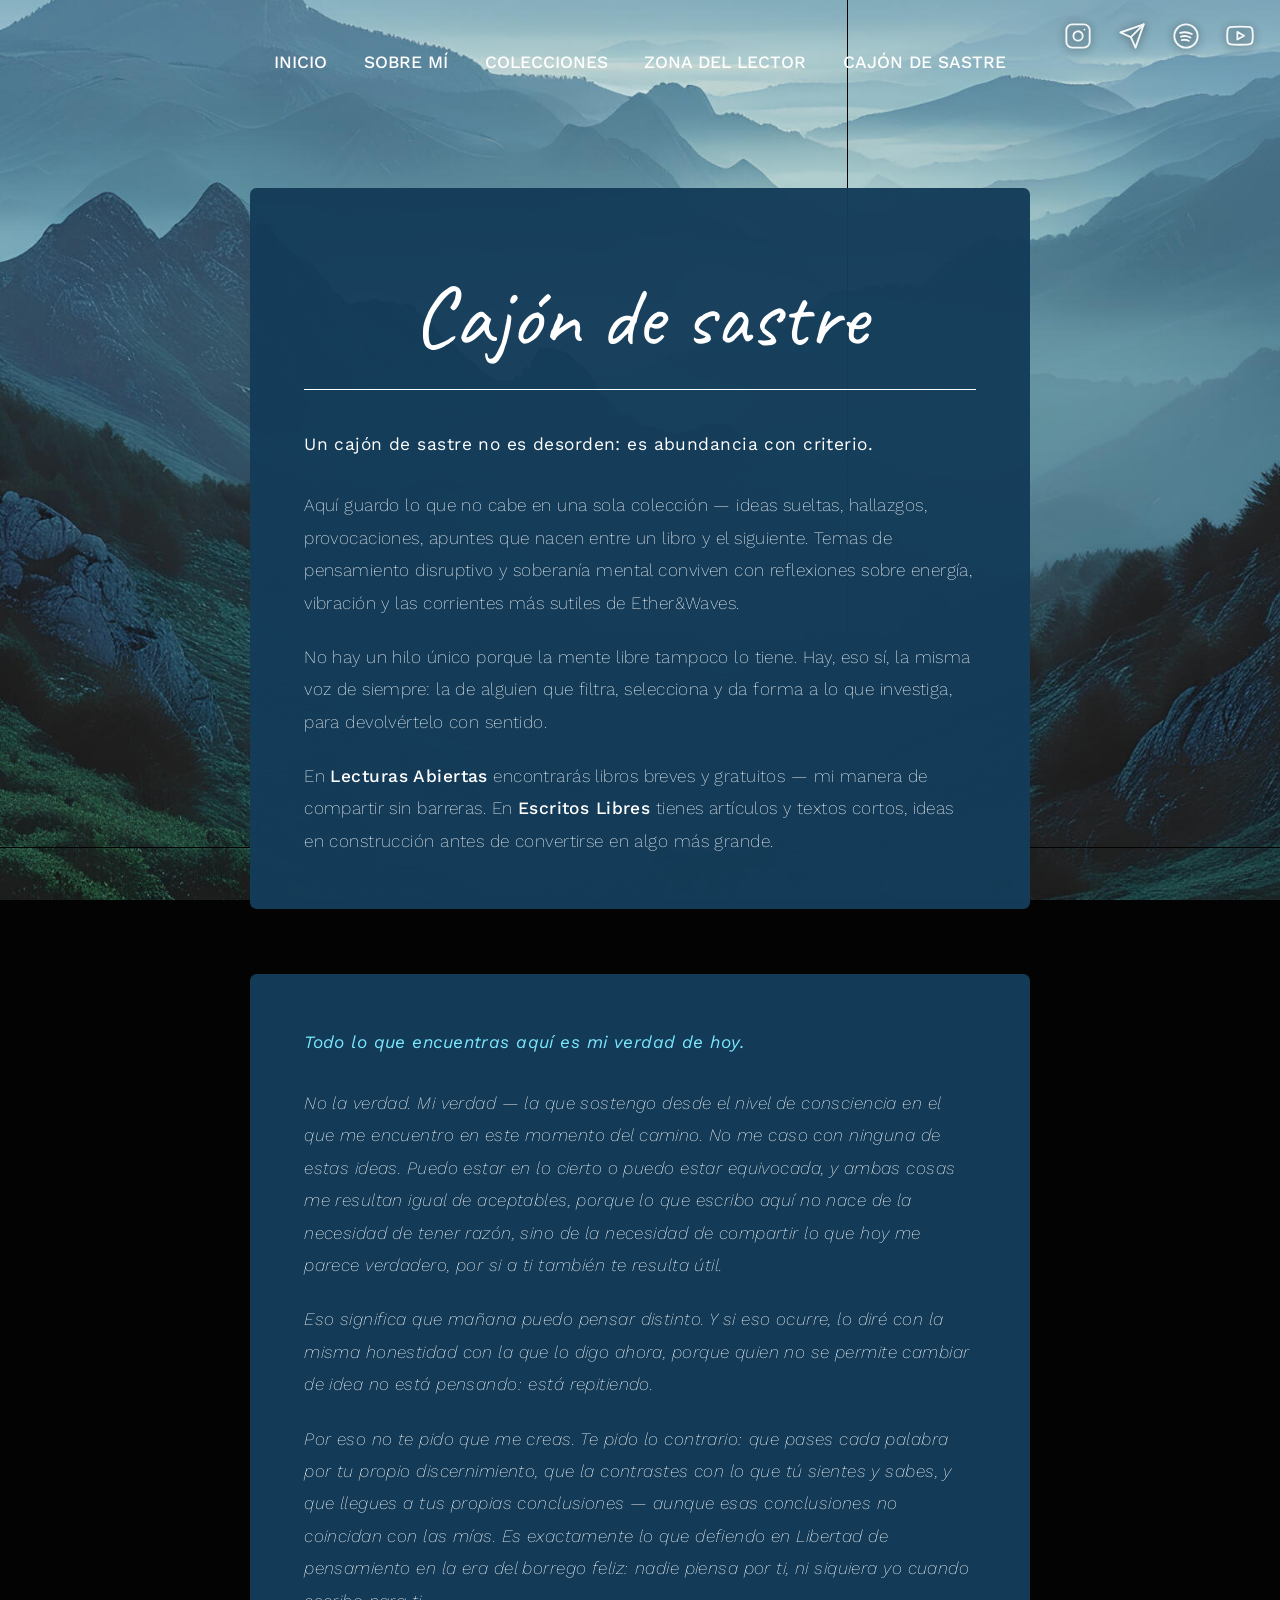
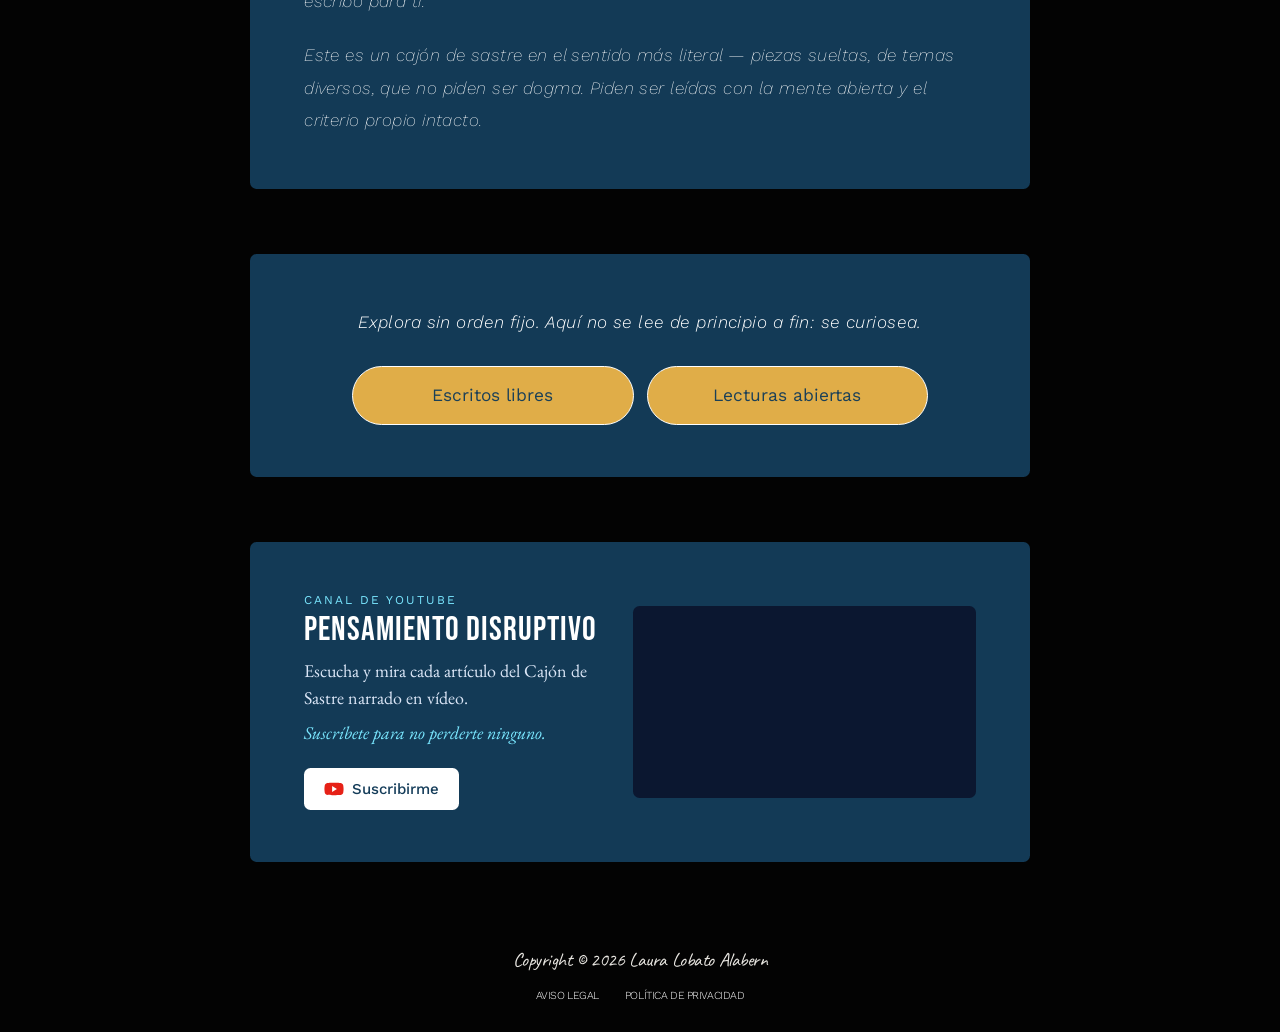
<file: index.html>
<!DOCTYPE html>
<html lang="es">
<head>
	<meta charset="utf-8">
	<meta name="viewport" content="width=device-width,initial-scale=1">
	<meta name="color-scheme" content="light only">
	<title>Cajón de sastre · Laura Lobato Alabern</title>
	<meta name="description" content="Cajón de sastre: artículos, ideas sueltas y cuadernos gratuitos de Laura Lobato Alabern sobre pensamiento disruptivo, soberanía mental y las corrientes sutiles de Ether&amp;Waves.">
	<meta name="author" content="Laura Lobato Alabern">
	<link rel="canonical" href="https://cajonsastre.lauralobatoalabern.com/">
	<meta property="og:type" content="website">
	<meta property="og:locale" content="es_ES">
	<meta property="og:site_name" content="Cajón de sastre · Laura Lobato Alabern">
	<meta property="og:title" content="Cajón de sastre · Laura Lobato Alabern">
	<meta property="og:description" content="Cajón de sastre: artículos, ideas sueltas y cuadernos gratuitos de Laura Lobato Alabern sobre pensamiento disruptivo, soberanía mental y las corrientes sutiles de Ether&amp;Waves.">
	<meta property="og:url" content="https://cajonsastre.lauralobatoalabern.com/">
	<meta property="og:image" content="https://cajonsastre.lauralobatoalabern.com/imagenes/share.jpg">
	<meta name="twitter:card" content="summary_large_image">
	<link rel="icon" type="image/png" href="imagenes/favicon.png">
	<link rel="apple-touch-icon" href="imagenes/apple-touch-icon.png">
	<link rel="stylesheet" href="estilo.css">
	<script>
	/* Los enlaces antiguos (…lauralobatoalabern.com/#moneda-pared) llevan al artículo nuevo */
	(function () {
		var mapa = {"dos-frecuencias": "/articulos/dos-frecuencias-un-solo-mundo", "moneda-pared": "/articulos/la-moneda-en-la-pared", "siembra-invisible": "/articulos/la-siembra-invisible", "bloqueo-base": "/articulos/el-bloqueo-en-la-base"};
		var h = decodeURIComponent((location.hash || '').slice(1));
		if (mapa[h]) location.replace(mapa[h]);
	})();
	</script>
	<!-- ===== ESTILOS CUADRO YOUTUBE · PENSAMIENTO DISRUPTIVO ===== -->
	<link rel="preconnect" href="https://fonts.googleapis.com">
	<link rel="preconnect" href="https://fonts.gstatic.com" crossorigin>
	<link href="https://fonts.googleapis.com/css2?family=Bebas+Neue&display=swap" rel="stylesheet">
	<style>
		/* Usa la clase .panel de la web: mismo ancho, relleno, color y separación que los demás recuadros */
		.vista--inicio > .panel:last-child{margin-bottom:3.75rem}
		.pdtv-cuadro{display:grid;grid-template-columns:minmax(0,1fr) minmax(0,1.15fr);gap:1.75rem;align-items:center}
		.pdtv-etiqueta{font-family:var(--sans);font-size:12px;letter-spacing:2px;text-transform:uppercase;color:var(--cian);margin:0}
		.pdtv-titulo{font-family:'Bebas Neue',Impact,sans-serif;font-size:34px;font-weight:400;letter-spacing:1px;line-height:1.05;text-transform:uppercase;color:var(--blanco);margin:6px 0 10px}
		.pdtv-texto{font-family:var(--serif);font-size:18px;line-height:1.5;color:#dbe6f7;margin:0}
		.pdtv-texto-2{margin:8px 0 22px;font-style:italic;color:var(--cian)}
		.pdtv-boton{display:inline-flex;align-items:center;gap:8px;background:var(--blanco);color:var(--azul);font-family:var(--sans);font-size:15px;font-weight:500;text-decoration:none;padding:11px 20px;border-radius:.375rem;transition:background .2s ease}
		.pdtv-boton:hover,.pdtv-boton:focus-visible{background:#e3ecfa}
		.pdtv-boton svg{width:20px;height:20px;flex-shrink:0}
		.pdtv-video{position:relative;width:100%;aspect-ratio:16/9;border-radius:.375rem;overflow:hidden;background:#0b1730}
		.pdtv-video iframe{position:absolute;inset:0;width:100%;height:100%;border:0}
		/* Tablet y móvil: una sola columna centrada (mismos cortes que la web) */
		@media (max-width:736px){
			.vista--inicio > .panel:last-child{margin-bottom:2.625rem}
			.pdtv-cuadro{grid-template-columns:minmax(0,1fr);gap:1.5rem;text-align:center}
			.pdtv-titulo{font-size:30px}
			.pdtv-texto{font-size:17px}
			.pdtv-texto-2{margin:6px 0 18px}
			.pdtv-boton{justify-content:center;width:100%;max-width:260px;box-sizing:border-box}
		}
		@media (max-width:480px){
			.pdtv-titulo{font-size:28px}
			.pdtv-texto{font-size:16.5px}
		}
	</style>
	<!-- ===== FIN ESTILOS CUADRO YOUTUBE ===== -->
</head>
<body>
<nav class="redes-arriba" aria-label="Redes"><a href="https://www.instagram.com/uranianvisioncollection" target="_blank" rel="noopener noreferrer" aria-label="Instagram" title="Instagram"><svg viewBox="0 0 24 24" stroke-width="1.6" stroke-linecap="round" stroke-linejoin="round" aria-hidden="true"><rect x="2" y="2" width="20" height="20" rx="5" ry="5"></rect><path d="M16 11.37a4 4 0 1 1-7.914 1.174A4 4 0 0 1 16 11.37z"></path><line x1="17.5" y1="6.5" x2="17.5" y2="6.5"></line></svg></a><a href="https://t.me/pensamientodisruptivo" target="_blank" rel="noopener noreferrer" aria-label="Telegram" title="Telegram"><svg viewBox="0 0 24 24" stroke-width="1.6" stroke-linecap="round" stroke-linejoin="round" aria-hidden="true"><line x1="22" y1="2" x2="11" y2="13"></line><polygon points="22 2 15 22 11 13 2 9 22 2"></polygon></svg></a><a href="https://open.spotify.com/author/2XJarpO1DptcM6ioV4V4YG" target="_blank" rel="noopener noreferrer" aria-label="Spotify" title="Spotify"><svg viewBox="0 0 24 24" stroke-width="1.6" stroke-linecap="round" stroke-linejoin="round" aria-hidden="true"><circle cx="12" cy="12" r="10"></circle><path d="M7 9.4c3.3-1 7-.7 10 .9"></path><path d="M7.6 12.5c2.7-.8 5.7-.5 8.2.8"></path><path d="M8.3 15.5c2.1-.6 4.3-.3 6.1.6"></path></svg></a><a href="https://www.youtube.com/@PensamientoDisruptivoTV" target="_blank" rel="noopener noreferrer" aria-label="YouTube" title="YouTube"><svg viewBox="0 0 24 24" stroke-width="1.6" stroke-linecap="round" stroke-linejoin="round" aria-hidden="true"><path d="M22.54 6.42a2.78 2.78 0 0 0-1.94-2C18.88 4 12 4 12 4s-6.88 0-8.6.46a2.78 2.78 0 0 0-1.94 2A29 29 0 0 0 1 11.75a29 29 0 0 0 .46 5.33A2.78 2.78 0 0 0 3.4 19c1.72.46 8.6.46 8.6.46s6.88 0 8.6-.46a2.78 2.78 0 0 0 1.94-2 29 29 0 0 0 .46-5.25 29 29 0 0 0-.46-5.33z"></path><polygon points="9.75 15.02 15.5 11.75 9.75 8.48 9.75 15.02"></polygon></svg></a></nav>
<a class="saltar" href="#principal">Saltar al contenido</a>
<div class="sitio">
	<div class="contenido">
		<nav aria-label="Menú principal"><ul class="menu"><li><a href="https://lauralobatoalabern.com/">INICIO</a></li><li><a href="https://lauralobatoalabern.com/#sobre-mi">SOBRE MÍ</a></li><li><a href="https://lauralobatoalabern.com/#colecciones">COLECCIONES</a></li><li><a href="https://lauralobatoalabern.com/#zona-lector">ZONA DEL LECTOR</a></li><li><a href="https://cajonsastre.lauralobatoalabern.com/" aria-current="page">CAJÓN DE SASTRE</a></li></ul></nav>
		<main id="principal" class="vistas">
			<div class="vista vista--inicio" data-vista="inicio">
			<section class="panel">
				<h1 class="titulo-manuscrito">Cajón de sastre</h1>
				<hr class="divisor">
				<div class="texto">
				<p class="entrada">Un cajón de sastre no es desorden: es abundancia con criterio.</p>
				<p>Aquí guardo lo que no cabe en una sola colección — ideas sueltas, hallazgos, provocaciones, apuntes que nacen entre un libro y el siguiente. Temas de pensamiento disruptivo y soberanía mental conviven con reflexiones sobre energía, vibración y las corrientes más sutiles de Ether&amp;Waves.</p>
				<p>No hay un hilo único porque la mente libre tampoco lo tiene. Hay, eso sí, la misma voz de siempre: la de alguien que filtra, selecciona y da forma a lo que investiga, para devolvértelo con sentido.</p>
				<p>En <strong>Lecturas Abiertas</strong> encontrarás libros breves y gratuitos — mi manera de compartir sin barreras. En <strong>Escritos Libres</strong> tienes artículos y textos cortos, ideas en construcción antes de convertirse en algo más grande.</p>
				</div>
			</section>

			<section class="panel" aria-label="Mi verdad de hoy">
				<div class="texto cursiva">
				<p class="cian">Todo lo que encuentras aquí es mi verdad de hoy.</p>
				<p>No la verdad. Mi verdad — la que sostengo desde el nivel de consciencia en el que me encuentro en este momento del camino. No me caso con ninguna de estas ideas. Puedo estar en lo cierto o puedo estar equivocada, y ambas cosas me resultan igual de aceptables, porque lo que escribo aquí no nace de la necesidad de tener razón, sino de la necesidad de compartir lo que hoy me parece verdadero, por si a ti también te resulta útil.</p>
				<p>Eso significa que mañana puedo pensar distinto. Y si eso ocurre, lo diré con la misma honestidad con la que lo digo ahora, porque quien no se permite cambiar de idea no está pensando: está repitiendo.</p>
				<p>Por eso no te pido que me creas. Te pido lo contrario: que pases cada palabra por tu propio discernimiento, que la contrastes con lo que tú sientes y sabes, y que llegues a tus propias conclusiones — aunque esas conclusiones no coincidan con las mías. Es exactamente lo que defiendo en Libertad de pensamiento en la era del borrego feliz: nadie piensa por ti, ni siquiera yo cuando escribo para ti.</p>
				<p>Este es un cajón de sastre en el sentido más literal — piezas sueltas, de temas diversos, que no piden ser dogma. Piden ser leídas con la mente abierta y el criterio propio intacto.</p>
				</div>
			</section>

			<section class="panel">
				<p class="texto centrado" style="font-weight:300;font-style:italic">Explora sin orden fijo. Aquí no se lee de principio a fin: se curiosea.</p>
				<ul class="botones botones--explora">
					<li><a class="boton-oro" href="#escritos-libres">Escritos libres</a></li>
					<li><a class="boton-oro" href="#lecturas-abiertas">Lecturas abiertas</a></li>
				</ul>
			</section>
			</div>

			<section class="panel vista" data-vista="escritos-libres">
				<h2 class="titulo-seccion">Escritos libres</h2>
				<hr class="divisor">
				<p class="texto">Aquí no hay libros: hay ideas antes de convertirse en algo más grande. Artículos y textos breves para picotear a tu aire.</p>
				<ul class="tarjetas">
				<li class="tarjeta" data-slug="urano-el-despertador-de-la-conciencia" data-col="Uranian Vision Collection">
					<h3 class="tarjeta__titulo">Urano, el despertador de la conciencia</h3>
					<span class="tarjeta__subtitulo">El fin de la hipnosis colectiva</span>
					<p class="tarjeta__texto">Saturno levanta los muros; Urano los atraviesa. El rayo que disuelve la hipnosis colectiva y te devuelve la soberanía interior.</p>
					<a class="tarjeta__boton" href="/articulos/urano-el-despertador-de-la-conciencia" aria-label="Leer «Urano, el despertador de la conciencia»">Leer</a>
				</li>
				<li class="tarjeta" data-slug="la-fractura-del-viejo-mundo" data-col="Uranian Vision Collection">
					<h3 class="tarjeta__titulo">La fractura del viejo mundo</h3>
					<span class="tarjeta__subtitulo">La tensión entre Saturno y Urano en la época actual</span>
					<p class="tarjeta__texto">Control frente a soberanía. El choque entre Saturno y Urano ya no es teoría: es el conflicto central de nuestra vida cotidiana.</p>
					<a class="tarjeta__boton" href="/articulos/la-fractura-del-viejo-mundo" aria-label="Leer «La fractura del viejo mundo»">Leer</a>
				</li>
				<li class="tarjeta" data-slug="la-cosecha-de-la-atencion" data-col="Uranian Vision Collection">
					<h3 class="tarjeta__titulo">La cosecha de la atención</h3>
					<span class="tarjeta__subtitulo">Cómo el sistema desvía tu energía creativa hacia realidades colectivas</span>
					<p class="tarjeta__texto">Un drama mediático tras otro, sin tregua. No es casualidad: tu atención es la energía que alimenta guiones que no has escrito.</p>
					<a class="tarjeta__boton" href="/articulos/la-cosecha-de-la-atencion" aria-label="Leer «La cosecha de la atención»">Leer</a>
				</li>
				<li class="tarjeta" data-slug="despertar-sin-huir-del-mundo" data-col="Uranian Vision Collection">
					<h3 class="tarjeta__titulo">Despertar sin huir del mundo</h3>
					<span class="tarjeta__subtitulo">Las claves profundas del Cuarto Camino de Gurdjieff</span>
					<p class="tarjeta__texto">Creemos llevar las riendas, pero vivimos en piloto automático. Gurdjieff propuso despertar sin retirarse: en medio de la vida diaria.</p>
					<a class="tarjeta__boton" href="/articulos/despertar-sin-huir-del-mundo" aria-label="Leer «Despertar sin huir del mundo»">Leer</a>
				</li>
				<li class="tarjeta" data-slug="las-cuatro-ataduras-del-pensamiento" data-col="Ether&amp;Waves Collection">
					<h3 class="tarjeta__titulo">Las cuatro ataduras del pensamiento</h3>
					<span class="tarjeta__subtitulo">El verdadero margen de nuestra libertad mental</span>
					<p class="tarjeta__texto">Creemos que pensamos con libertad, pero egregores, subconsciente y energía deciden más de lo que imaginas. ¿Cuánto margen te queda?</p>
					<a class="tarjeta__boton" href="/articulos/las-cuatro-ataduras-del-pensamiento" aria-label="Leer «Las cuatro ataduras del pensamiento»">Leer</a>
				</li>
				<li class="tarjeta" data-slug="uni-versidad" data-col="Uranian Vision Collection">
					<h3 class="tarjeta__titulo">Uni-versidad</h3>
					<span class="tarjeta__subtitulo">Una sola versión del mundo y por qué necesitamos una multiversidad</span>
					<p class="tarjeta__texto">La universidad reduce lo múltiple a una única versión oficial. ¿Y si el saber fuera un mapa sin bordes?</p>
					<a class="tarjeta__boton" href="/articulos/uni-versidad" aria-label="Leer «Uni-versidad»">Leer</a>
				</li>
				</ul>
				<ul class="botones botones--todos">
					<li><a class="boton-oro" href="/indice">Ver todos los artículos</a></li>
				</ul>
			</section>

			<section class="panel vista" data-vista="lecturas-abiertas">
				<h2 class="titulo-seccion">Lecturas abiertas</h2>
				<hr class="divisor">
				<p class="texto">Aquí encontrarás libros breves y gratuitos. Los voy a llamar cuadernos, para diferenciarlos de mis libros. Es mi manera de compartir sin barreras para democratizar el conocimiento.</p>
				<div class="tarjeta tarjeta--sola">
					<h3 class="tarjeta__titulo">En proceso de escritura</h3>
					<p class="tarjeta__texto" style="margin:8px 0 0 0"><span class="tarjeta__libro">Metafísica para principiantes</span><span class="tarjeta__libro">¿Qué es realmente despertar?</span></p>
				</div>
			</section>

			<!-- ===== CUADRO YOUTUBE · PENSAMIENTO DISRUPTIVO ===== -->
			<section class="panel pdtv-panel" aria-labelledby="pdtv-titulo">
				<div class="pdtv-cuadro">
					<div>
						<p class="pdtv-etiqueta">Canal de YouTube</p>
						<h2 class="pdtv-titulo" id="pdtv-titulo">Pensamiento Disruptivo</h2>
						<p class="pdtv-texto">Escucha y mira cada artículo del Cajón de Sastre narrado en vídeo.</p>
						<p class="pdtv-texto pdtv-texto-2">Suscríbete para no perderte ninguno.</p>
						<a class="pdtv-boton" href="https://www.youtube.com/@PensamientoDisruptivoTV?sub_confirmation=1" target="_blank" rel="noopener">
							<svg viewBox="0 0 24 24" aria-hidden="true">
								<path fill="#e62117" d="M23 7.2a3 3 0 0 0-2.1-2.1C19 4.6 12 4.6 12 4.6s-7 0-8.9.5A3 3 0 0 0 1 7.2 31 31 0 0 0 .5 12a31 31 0 0 0 .5 4.8 3 3 0 0 0 2.1 2.1c1.9.5 8.9.5 8.9.5s7 0 8.9-.5a3 3 0 0 0 2.1-2.1 31 31 0 0 0 .5-4.8 31 31 0 0 0-.5-4.8z"/>
								<path fill="#fff" d="M9.75 15.5 15.5 12 9.75 8.5z"/>
							</svg>
							Suscribirme
						</a>
					</div>
					<div class="pdtv-video">
						<iframe src="https://www.youtube-nocookie.com/embed/videoseries?list=UULF2Kq8B0C1qD3pYbOI9TwD7A&amp;rel=0" title="Último vídeo de Pensamiento Disruptivo" loading="lazy" allow="accelerometer; clipboard-write; encrypted-media; gyroscope; picture-in-picture; web-share" referrerpolicy="strict-origin-when-cross-origin" allowfullscreen></iframe>
					</div>
				</div>
			</section>
			<!-- ===== FIN CUADRO YOUTUBE ===== -->
		</main>
	</div>
	<footer class="pie">
	<div class="redes-pie"><div class="redes-pie__linea" aria-hidden="true"></div><nav class="redes-pie__iconos" aria-label="Redes"><a href="https://www.instagram.com/uranianvisioncollection" target="_blank" rel="noopener noreferrer" aria-label="Instagram" title="Instagram"><svg viewBox="0 0 24 24" stroke-width="1.6" stroke-linecap="round" stroke-linejoin="round" aria-hidden="true"><rect x="2" y="2" width="20" height="20" rx="5" ry="5"></rect><path d="M16 11.37a4 4 0 1 1-7.914 1.174A4 4 0 0 1 16 11.37z"></path><line x1="17.5" y1="6.5" x2="17.5" y2="6.5"></line></svg></a><a href="https://t.me/pensamientodisruptivo" target="_blank" rel="noopener noreferrer" aria-label="Telegram" title="Telegram"><svg viewBox="0 0 24 24" stroke-width="1.6" stroke-linecap="round" stroke-linejoin="round" aria-hidden="true"><line x1="22" y1="2" x2="11" y2="13"></line><polygon points="22 2 15 22 11 13 2 9 22 2"></polygon></svg></a><a href="https://open.spotify.com/author/2XJarpO1DptcM6ioV4V4YG" target="_blank" rel="noopener noreferrer" aria-label="Spotify" title="Spotify"><svg viewBox="0 0 24 24" stroke-width="1.6" stroke-linecap="round" stroke-linejoin="round" aria-hidden="true"><circle cx="12" cy="12" r="10"></circle><path d="M7 9.4c3.3-1 7-.7 10 .9"></path><path d="M7.6 12.5c2.7-.8 5.7-.5 8.2.8"></path><path d="M8.3 15.5c2.1-.6 4.3-.3 6.1.6"></path></svg></a><a href="https://www.youtube.com/@PensamientoDisruptivoTV" target="_blank" rel="noopener noreferrer" aria-label="YouTube" title="YouTube"><svg viewBox="0 0 24 24" stroke-width="1.6" stroke-linecap="round" stroke-linejoin="round" aria-hidden="true"><path d="M22.54 6.42a2.78 2.78 0 0 0-1.94-2C18.88 4 12 4 12 4s-6.88 0-8.6.46a2.78 2.78 0 0 0-1.94 2A29 29 0 0 0 1 11.75a29 29 0 0 0 .46 5.33A2.78 2.78 0 0 0 3.4 19c1.72.46 8.6.46 8.6.46s6.88 0 8.6-.46a2.78 2.78 0 0 0 1.94-2 29 29 0 0 0 .46-5.25 29 29 0 0 0-.46-5.33z"></path><polygon points="9.75 15.02 15.5 11.75 9.75 8.48 9.75 15.02"></polygon></svg></a></nav></div>
	<p class="pie__copyright">Copyright © 2026 Laura Lobato Alabern</p>
	<ul class="pie__enlaces">
		<li><a href="https://lauralobatoalabern.com/#aviso-legal">Aviso legal</a></li>
		<li><a href="https://lauralobatoalabern.com/#politica-privacidad">Política de privacidad</a></li>
	</ul>
</footer>
</div>
<script>
/* Como en tu Carrd: "Escritos libres" y "Lecturas abiertas" se abren como pantallas aparte */
(function () {
	var vistas = document.querySelectorAll('.vista');
	function mostrar() {
		var id = (location.hash || '').slice(1), hay = false;
		vistas.forEach(function (v) { if (v.dataset.vista === id) hay = true; });
		vistas.forEach(function (v) { v.hidden = hay ? v.dataset.vista !== id : !v.classList.contains('vista--inicio'); });
		window.scrollTo(0, 0);
		setTimeout(function () { window.scrollTo(0, 0); }, 0);
	}
	if ('scrollRestoration' in history) history.scrollRestoration = 'manual';
	window.addEventListener('hashchange', mostrar);
	window.addEventListener('load', function () { window.scrollTo(0, 0); });
	mostrar();
})();
</script>
<!-- Estadísticas: Cloudflare Web Analytics (no cuenta las visitas de la autora: abrir una vez la web con ?soyyo; para volver a contarlas, ?soylector) -->
<script>
(function () {
	try {
		var q = location.search;
		if (q.indexOf('soyyo') !== -1) localStorage.setItem('noContarme', '1');
		if (q.indexOf('soylector') !== -1) localStorage.removeItem('noContarme');
		if (localStorage.getItem('noContarme') === '1') return;
	} catch (e) {}
	var s = document.createElement('script');
	s.defer = true;
	s.src = 'https://static.cloudflareinsights.com/beacon.min.js';
	s.setAttribute('data-cf-beacon', '{"token": "a7a8092ff70c465bae6b05d05f35cd06"}');
	document.body.appendChild(s);
})();
</script>
<!-- Fin estadísticas -->
</body>
</html>
</file>
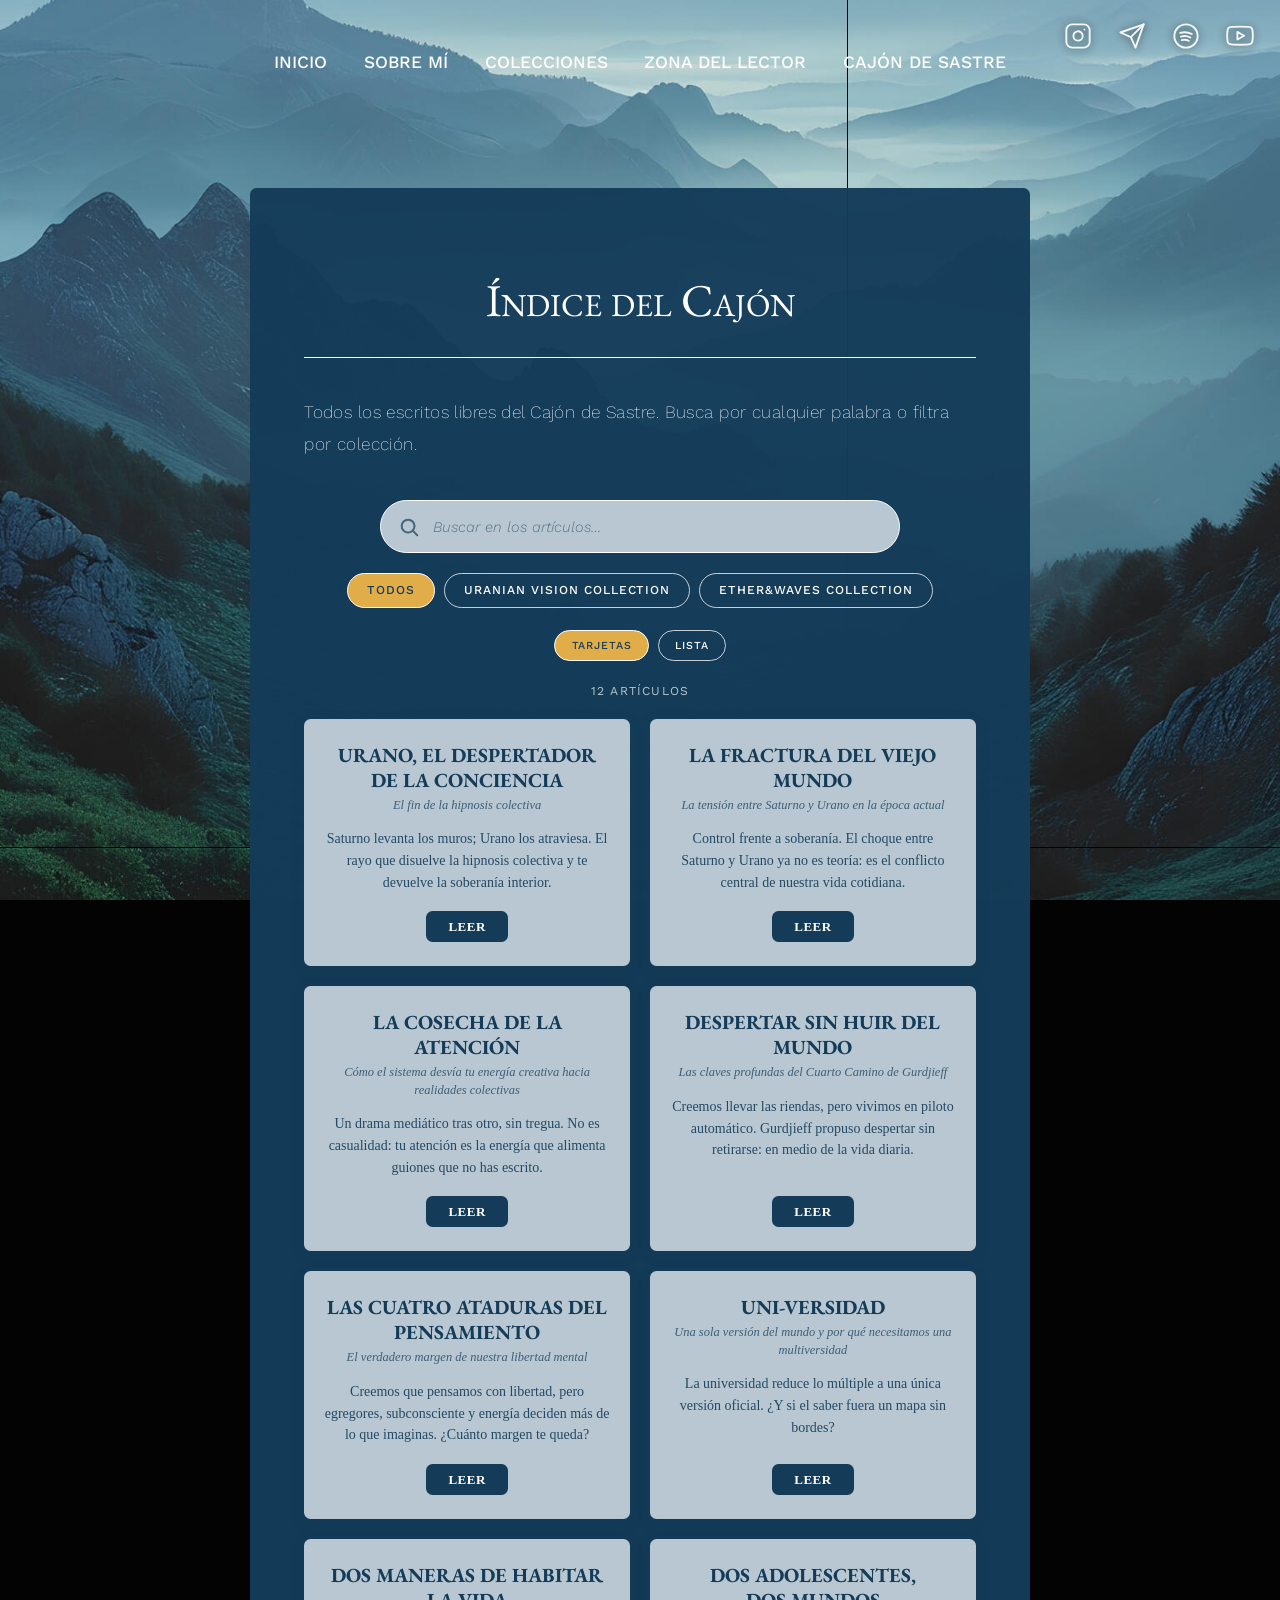
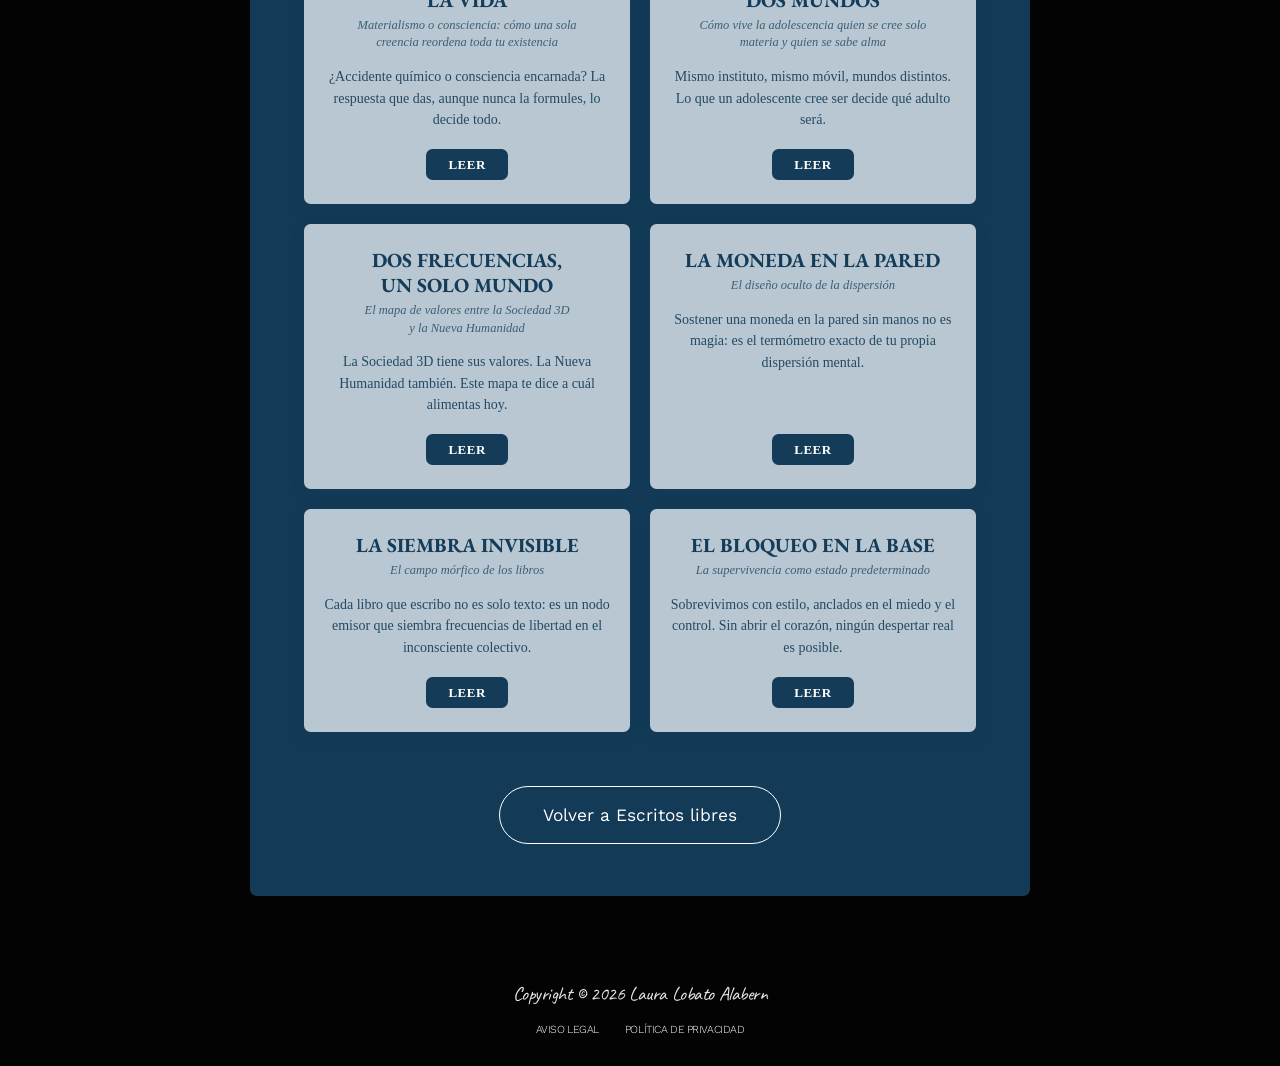
<file: indice.html>
<!DOCTYPE html>
<html lang="es">
<head>
	<meta charset="utf-8">
	<meta name="viewport" content="width=device-width,initial-scale=1">
	<meta name="color-scheme" content="light only">
	<title>Índice del Cajón · Cajón de sastre</title>
	<meta name="description" content="Índice de todos los artículos del Cajón de Sastre de Laura Lobato Alabern.">
	<meta name="author" content="Laura Lobato Alabern">
	<link rel="canonical" href="https://cajonsastre.lauralobatoalabern.com/indice">
	<meta property="og:type" content="website">
	<meta property="og:locale" content="es_ES">
	<meta property="og:site_name" content="Cajón de sastre · Laura Lobato Alabern">
	<meta property="og:title" content="Índice del Cajón · Cajón de sastre">
	<meta property="og:description" content="Índice de todos los artículos del Cajón de Sastre de Laura Lobato Alabern.">
	<meta property="og:url" content="https://cajonsastre.lauralobatoalabern.com/indice">
	<meta property="og:image" content="https://cajonsastre.lauralobatoalabern.com/imagenes/share.jpg">
	<meta name="twitter:card" content="summary_large_image">
	<link rel="icon" type="image/png" href="imagenes/favicon.png">
	<link rel="apple-touch-icon" href="imagenes/apple-touch-icon.png">
	<link rel="stylesheet" href="estilo.css">
</head>
<body>
<nav class="redes-arriba" aria-label="Redes"><a href="https://www.instagram.com/uranianvisioncollection" target="_blank" rel="noopener noreferrer" aria-label="Instagram" title="Instagram"><svg viewBox="0 0 24 24" stroke-width="1.6" stroke-linecap="round" stroke-linejoin="round" aria-hidden="true"><rect x="2" y="2" width="20" height="20" rx="5" ry="5"></rect><path d="M16 11.37a4 4 0 1 1-7.914 1.174A4 4 0 0 1 16 11.37z"></path><line x1="17.5" y1="6.5" x2="17.5" y2="6.5"></line></svg></a><a href="https://t.me/pensamientodisruptivo" target="_blank" rel="noopener noreferrer" aria-label="Telegram" title="Telegram"><svg viewBox="0 0 24 24" stroke-width="1.6" stroke-linecap="round" stroke-linejoin="round" aria-hidden="true"><line x1="22" y1="2" x2="11" y2="13"></line><polygon points="22 2 15 22 11 13 2 9 22 2"></polygon></svg></a><a href="https://open.spotify.com/author/2XJarpO1DptcM6ioV4V4YG" target="_blank" rel="noopener noreferrer" aria-label="Spotify" title="Spotify"><svg viewBox="0 0 24 24" stroke-width="1.6" stroke-linecap="round" stroke-linejoin="round" aria-hidden="true"><circle cx="12" cy="12" r="10"></circle><path d="M7 9.4c3.3-1 7-.7 10 .9"></path><path d="M7.6 12.5c2.7-.8 5.7-.5 8.2.8"></path><path d="M8.3 15.5c2.1-.6 4.3-.3 6.1.6"></path></svg></a><a href="https://www.youtube.com/@PensamientoDisruptivoTV" target="_blank" rel="noopener noreferrer" aria-label="YouTube" title="YouTube"><svg viewBox="0 0 24 24" stroke-width="1.6" stroke-linecap="round" stroke-linejoin="round" aria-hidden="true"><path d="M22.54 6.42a2.78 2.78 0 0 0-1.94-2C18.88 4 12 4 12 4s-6.88 0-8.6.46a2.78 2.78 0 0 0-1.94 2A29 29 0 0 0 1 11.75a29 29 0 0 0 .46 5.33A2.78 2.78 0 0 0 3.4 19c1.72.46 8.6.46 8.6.46s6.88 0 8.6-.46a2.78 2.78 0 0 0 1.94-2 29 29 0 0 0 .46-5.25 29 29 0 0 0-.46-5.33z"></path><polygon points="9.75 15.02 15.5 11.75 9.75 8.48 9.75 15.02"></polygon></svg></a></nav>
<a class="saltar" href="#principal">Saltar al contenido</a>
<div class="sitio">
	<div class="contenido">
		<nav aria-label="Menú principal"><ul class="menu"><li><a href="https://lauralobatoalabern.com/">INICIO</a></li><li><a href="https://lauralobatoalabern.com/#sobre-mi">SOBRE MÍ</a></li><li><a href="https://lauralobatoalabern.com/#colecciones">COLECCIONES</a></li><li><a href="https://lauralobatoalabern.com/#zona-lector">ZONA DEL LECTOR</a></li><li><a href="https://cajonsastre.lauralobatoalabern.com/" aria-current="page">CAJÓN DE SASTRE</a></li></ul></nav>
		<main id="principal">
			<section class="panel indice">
				<h1 class="titulo-seccion">Índice del Cajón</h1>
				<hr class="divisor">
				<p class="texto">Todos los escritos libres del Cajón de Sastre. Busca por cualquier palabra o filtra por colección.</p>

				<div class="herramientas">
					<label class="buscador">
						<span class="visualmente-oculto">Buscar en los artículos</span>
						<svg viewBox="0 0 24 24" aria-hidden="true"><circle cx="11" cy="11" r="7"/><line x1="16.5" y1="16.5" x2="21" y2="21"/></svg>
						<input type="search" id="buscar" placeholder="Buscar en los artículos…" autocomplete="off">
					</label>
					<div class="filtros" role="group" aria-label="Filtrar por colección"><button type="button" class="filtro activo" data-col="">Todos</button><button type="button" class="filtro" data-col="Uranian Vision Collection" translate="no">Uranian Vision Collection</button><button type="button" class="filtro" data-col="Ether&amp;Waves Collection" translate="no">Ether&amp;Waves Collection</button></div>
					<div class="vista-cambio" role="group" aria-label="Forma de ver">
						<button type="button" class="vista-btn activo" data-modo="tarjetas">Tarjetas</button>
						<button type="button" class="vista-btn" data-modo="lista">Lista</button>
					</div>
				</div>
				<p class="contador" id="contador" aria-live="polite"></p>

				<ul class="tarjetas" id="tarjetas">
				<li class="tarjeta" data-slug="urano-el-despertador-de-la-conciencia" data-col="Uranian Vision Collection">
					<h3 class="tarjeta__titulo">Urano, el despertador de la conciencia</h3>
					<span class="tarjeta__subtitulo">El fin de la hipnosis colectiva</span>
					<p class="tarjeta__texto">Saturno levanta los muros; Urano los atraviesa. El rayo que disuelve la hipnosis colectiva y te devuelve la soberanía interior.</p>
					<a class="tarjeta__boton" href="/articulos/urano-el-despertador-de-la-conciencia" aria-label="Leer «Urano, el despertador de la conciencia»">Leer</a>
				</li>
				<li class="tarjeta" data-slug="la-fractura-del-viejo-mundo" data-col="Uranian Vision Collection">
					<h3 class="tarjeta__titulo">La fractura del viejo mundo</h3>
					<span class="tarjeta__subtitulo">La tensión entre Saturno y Urano en la época actual</span>
					<p class="tarjeta__texto">Control frente a soberanía. El choque entre Saturno y Urano ya no es teoría: es el conflicto central de nuestra vida cotidiana.</p>
					<a class="tarjeta__boton" href="/articulos/la-fractura-del-viejo-mundo" aria-label="Leer «La fractura del viejo mundo»">Leer</a>
				</li>
				<li class="tarjeta" data-slug="la-cosecha-de-la-atencion" data-col="Uranian Vision Collection">
					<h3 class="tarjeta__titulo">La cosecha de la atención</h3>
					<span class="tarjeta__subtitulo">Cómo el sistema desvía tu energía creativa hacia realidades colectivas</span>
					<p class="tarjeta__texto">Un drama mediático tras otro, sin tregua. No es casualidad: tu atención es la energía que alimenta guiones que no has escrito.</p>
					<a class="tarjeta__boton" href="/articulos/la-cosecha-de-la-atencion" aria-label="Leer «La cosecha de la atención»">Leer</a>
				</li>
				<li class="tarjeta" data-slug="despertar-sin-huir-del-mundo" data-col="Uranian Vision Collection">
					<h3 class="tarjeta__titulo">Despertar sin huir del mundo</h3>
					<span class="tarjeta__subtitulo">Las claves profundas del Cuarto Camino de Gurdjieff</span>
					<p class="tarjeta__texto">Creemos llevar las riendas, pero vivimos en piloto automático. Gurdjieff propuso despertar sin retirarse: en medio de la vida diaria.</p>
					<a class="tarjeta__boton" href="/articulos/despertar-sin-huir-del-mundo" aria-label="Leer «Despertar sin huir del mundo»">Leer</a>
				</li>
				<li class="tarjeta" data-slug="las-cuatro-ataduras-del-pensamiento" data-col="Ether&amp;Waves Collection">
					<h3 class="tarjeta__titulo">Las cuatro ataduras del pensamiento</h3>
					<span class="tarjeta__subtitulo">El verdadero margen de nuestra libertad mental</span>
					<p class="tarjeta__texto">Creemos que pensamos con libertad, pero egregores, subconsciente y energía deciden más de lo que imaginas. ¿Cuánto margen te queda?</p>
					<a class="tarjeta__boton" href="/articulos/las-cuatro-ataduras-del-pensamiento" aria-label="Leer «Las cuatro ataduras del pensamiento»">Leer</a>
				</li>
				<li class="tarjeta" data-slug="uni-versidad" data-col="Uranian Vision Collection">
					<h3 class="tarjeta__titulo">Uni-versidad</h3>
					<span class="tarjeta__subtitulo">Una sola versión del mundo y por qué necesitamos una multiversidad</span>
					<p class="tarjeta__texto">La universidad reduce lo múltiple a una única versión oficial. ¿Y si el saber fuera un mapa sin bordes?</p>
					<a class="tarjeta__boton" href="/articulos/uni-versidad" aria-label="Leer «Uni-versidad»">Leer</a>
				</li>
				<li class="tarjeta" data-slug="dos-maneras-de-habitar-la-vida" data-col="Uranian Vision Collection">
					<h3 class="tarjeta__titulo">Dos maneras de habitar la vida</h3>
					<span class="tarjeta__subtitulo">Materialismo o consciencia: cómo una sola <br class='salto-ancho'>creencia reordena toda tu existencia</span>
					<p class="tarjeta__texto">¿Accidente químico o consciencia encarnada? La respuesta que das, aunque nunca la formules, lo decide todo.</p>
					<a class="tarjeta__boton" href="/articulos/dos-maneras-de-habitar-la-vida" aria-label="Leer «Dos maneras de habitar la vida»">Leer</a>
				</li>
				<li class="tarjeta" data-slug="dos-adolescentes-dos-mundos" data-col="Uranian Vision Collection">
					<h3 class="tarjeta__titulo">Dos adolescentes,<br>dos mundos</h3>
					<span class="tarjeta__subtitulo">Cómo vive la adolescencia quien se cree solo <br class='salto-ancho'>materia y quien se sabe alma</span>
					<p class="tarjeta__texto">Mismo instituto, mismo móvil, mundos distintos. Lo que un adolescente cree ser decide qué adulto será.</p>
					<a class="tarjeta__boton" href="/articulos/dos-adolescentes-dos-mundos" aria-label="Leer «Dos adolescentes, dos mundos»">Leer</a>
				</li>
				<li class="tarjeta" data-slug="dos-frecuencias-un-solo-mundo" data-col="Uranian Vision Collection">
					<h3 class="tarjeta__titulo">Dos frecuencias,<br>un solo mundo</h3>
					<span class="tarjeta__subtitulo">El mapa de valores entre la Sociedad 3D<br>y la Nueva Humanidad</span>
					<p class="tarjeta__texto">La Sociedad 3D tiene sus valores. La Nueva Humanidad también. Este mapa te dice a cuál alimentas hoy.</p>
					<a class="tarjeta__boton" href="/articulos/dos-frecuencias-un-solo-mundo" aria-label="Leer «Dos frecuencias, un solo mundo»">Leer</a>
				</li>
				<li class="tarjeta" data-slug="la-moneda-en-la-pared" data-col="Uranian Vision Collection">
					<h3 class="tarjeta__titulo">La moneda en la pared</h3>
					<span class="tarjeta__subtitulo">El diseño oculto de la dispersión</span>
					<p class="tarjeta__texto">Sostener una moneda en la pared sin manos no es magia: es el termómetro exacto de tu propia dispersión mental.</p>
					<a class="tarjeta__boton" href="/articulos/la-moneda-en-la-pared" aria-label="Leer «La moneda en la pared»">Leer</a>
				</li>
				<li class="tarjeta" data-slug="la-siembra-invisible" data-col="Ether&amp;Waves Collection">
					<h3 class="tarjeta__titulo">La siembra invisible</h3>
					<span class="tarjeta__subtitulo">El campo mórfico de los libros</span>
					<p class="tarjeta__texto">Cada libro que escribo no es solo texto: es un nodo emisor que siembra frecuencias de libertad en el inconsciente colectivo.</p>
					<a class="tarjeta__boton" href="/articulos/la-siembra-invisible" aria-label="Leer «La siembra invisible»">Leer</a>
				</li>
				<li class="tarjeta" data-slug="el-bloqueo-en-la-base" data-col="Ether&amp;Waves Collection">
					<h3 class="tarjeta__titulo">El bloqueo en la base</h3>
					<span class="tarjeta__subtitulo">La supervivencia como estado predeterminado</span>
					<p class="tarjeta__texto">Sobrevivimos con estilo, anclados en el miedo y el control. Sin abrir el corazón, ningún despertar real es posible.</p>
					<a class="tarjeta__boton" href="/articulos/el-bloqueo-en-la-base" aria-label="Leer «El bloqueo en la base»">Leer</a>
				</li>
				</ul>
				<ol class="lista" id="lista" hidden>
				<li class="fila" data-slug="urano-el-despertador-de-la-conciencia" data-col="Uranian Vision Collection"><a href="/articulos/urano-el-despertador-de-la-conciencia"><span class="fila__titulo">Urano, el despertador de la conciencia</span><span class="fila__sub">El fin de la hipnosis colectiva</span></a><span class="fila__meta"><span class="fila__col" translate="no">Uranian Vision Collection</span></span></li>
				<li class="fila" data-slug="la-fractura-del-viejo-mundo" data-col="Uranian Vision Collection"><a href="/articulos/la-fractura-del-viejo-mundo"><span class="fila__titulo">La fractura del viejo mundo</span><span class="fila__sub">La tensión entre Saturno y Urano en la época actual</span></a><span class="fila__meta"><span class="fila__col" translate="no">Uranian Vision Collection</span></span></li>
				<li class="fila" data-slug="la-cosecha-de-la-atencion" data-col="Uranian Vision Collection"><a href="/articulos/la-cosecha-de-la-atencion"><span class="fila__titulo">La cosecha de la atención</span><span class="fila__sub">Cómo el sistema desvía tu energía creativa hacia realidades colectivas</span></a><span class="fila__meta"><span class="fila__col" translate="no">Uranian Vision Collection</span></span></li>
				<li class="fila" data-slug="despertar-sin-huir-del-mundo" data-col="Uranian Vision Collection"><a href="/articulos/despertar-sin-huir-del-mundo"><span class="fila__titulo">Despertar sin huir del mundo</span><span class="fila__sub">Las claves profundas del Cuarto Camino de Gurdjieff</span></a><span class="fila__meta"><span class="fila__col" translate="no">Uranian Vision Collection</span></span></li>
				<li class="fila" data-slug="las-cuatro-ataduras-del-pensamiento" data-col="Ether&amp;Waves Collection"><a href="/articulos/las-cuatro-ataduras-del-pensamiento"><span class="fila__titulo">Las cuatro ataduras del pensamiento</span><span class="fila__sub">El verdadero margen de nuestra libertad mental</span></a><span class="fila__meta"><span class="fila__col" translate="no">Ether&amp;Waves Collection</span></span></li>
				<li class="fila" data-slug="uni-versidad" data-col="Uranian Vision Collection"><a href="/articulos/uni-versidad"><span class="fila__titulo">Uni-versidad</span><span class="fila__sub">Una sola versión del mundo y por qué necesitamos una multiversidad</span></a><span class="fila__meta"><span class="fila__col" translate="no">Uranian Vision Collection</span></span></li>
				<li class="fila" data-slug="dos-maneras-de-habitar-la-vida" data-col="Uranian Vision Collection"><a href="/articulos/dos-maneras-de-habitar-la-vida"><span class="fila__titulo">Dos maneras de habitar la vida</span><span class="fila__sub">Materialismo o consciencia: cómo una sola creencia reordena toda tu existencia</span></a><span class="fila__meta"><span class="fila__col" translate="no">Uranian Vision Collection</span></span></li>
				<li class="fila" data-slug="dos-adolescentes-dos-mundos" data-col="Uranian Vision Collection"><a href="/articulos/dos-adolescentes-dos-mundos"><span class="fila__titulo">Dos adolescentes, dos mundos</span><span class="fila__sub">Cómo vive la adolescencia quien se cree solo materia y quien se sabe alma</span></a><span class="fila__meta"><span class="fila__col" translate="no">Uranian Vision Collection</span></span></li>
				<li class="fila" data-slug="dos-frecuencias-un-solo-mundo" data-col="Uranian Vision Collection"><a href="/articulos/dos-frecuencias-un-solo-mundo"><span class="fila__titulo">Dos frecuencias, un solo mundo</span><span class="fila__sub">El mapa de valores entre la Sociedad 3D y la Nueva Humanidad</span></a><span class="fila__meta"><span class="fila__col" translate="no">Uranian Vision Collection</span></span></li>
				<li class="fila" data-slug="la-moneda-en-la-pared" data-col="Uranian Vision Collection"><a href="/articulos/la-moneda-en-la-pared"><span class="fila__titulo">La moneda en la pared</span><span class="fila__sub">El diseño oculto de la dispersión</span></a><span class="fila__meta"><span class="fila__col" translate="no">Uranian Vision Collection</span></span></li>
				<li class="fila" data-slug="la-siembra-invisible" data-col="Ether&amp;Waves Collection"><a href="/articulos/la-siembra-invisible"><span class="fila__titulo">La siembra invisible</span><span class="fila__sub">El campo mórfico de los libros</span></a><span class="fila__meta"><span class="fila__col" translate="no">Ether&amp;Waves Collection</span></span></li>
				<li class="fila" data-slug="el-bloqueo-en-la-base" data-col="Ether&amp;Waves Collection"><a href="/articulos/el-bloqueo-en-la-base"><span class="fila__titulo">El bloqueo en la base</span><span class="fila__sub">La supervivencia como estado predeterminado</span></a><span class="fila__meta"><span class="fila__col" translate="no">Ether&amp;Waves Collection</span></span></li>
				</ol>
				<p class="sin-resultados" id="vacio" hidden>No hay ningún artículo con esa búsqueda. Prueba con otra palabra.</p>
				<ul class="botones"><li><button type="button" class="boton-oro" id="mas" hidden>Cargar más</button></li></ul>
				<ul class="botones botones--volver"><li><a class="boton-oro boton-oro--claro" href="/#escritos-libres">Volver a Escritos libres</a></li></ul>
			</section>
		</main>
	</div>
	<footer class="pie">
	<div class="redes-pie"><div class="redes-pie__linea" aria-hidden="true"></div><nav class="redes-pie__iconos" aria-label="Redes"><a href="https://www.instagram.com/uranianvisioncollection" target="_blank" rel="noopener noreferrer" aria-label="Instagram" title="Instagram"><svg viewBox="0 0 24 24" stroke-width="1.6" stroke-linecap="round" stroke-linejoin="round" aria-hidden="true"><rect x="2" y="2" width="20" height="20" rx="5" ry="5"></rect><path d="M16 11.37a4 4 0 1 1-7.914 1.174A4 4 0 0 1 16 11.37z"></path><line x1="17.5" y1="6.5" x2="17.5" y2="6.5"></line></svg></a><a href="https://t.me/pensamientodisruptivo" target="_blank" rel="noopener noreferrer" aria-label="Telegram" title="Telegram"><svg viewBox="0 0 24 24" stroke-width="1.6" stroke-linecap="round" stroke-linejoin="round" aria-hidden="true"><line x1="22" y1="2" x2="11" y2="13"></line><polygon points="22 2 15 22 11 13 2 9 22 2"></polygon></svg></a><a href="https://open.spotify.com/author/2XJarpO1DptcM6ioV4V4YG" target="_blank" rel="noopener noreferrer" aria-label="Spotify" title="Spotify"><svg viewBox="0 0 24 24" stroke-width="1.6" stroke-linecap="round" stroke-linejoin="round" aria-hidden="true"><circle cx="12" cy="12" r="10"></circle><path d="M7 9.4c3.3-1 7-.7 10 .9"></path><path d="M7.6 12.5c2.7-.8 5.7-.5 8.2.8"></path><path d="M8.3 15.5c2.1-.6 4.3-.3 6.1.6"></path></svg></a><a href="https://www.youtube.com/@PensamientoDisruptivoTV" target="_blank" rel="noopener noreferrer" aria-label="YouTube" title="YouTube"><svg viewBox="0 0 24 24" stroke-width="1.6" stroke-linecap="round" stroke-linejoin="round" aria-hidden="true"><path d="M22.54 6.42a2.78 2.78 0 0 0-1.94-2C18.88 4 12 4 12 4s-6.88 0-8.6.46a2.78 2.78 0 0 0-1.94 2A29 29 0 0 0 1 11.75a29 29 0 0 0 .46 5.33A2.78 2.78 0 0 0 3.4 19c1.72.46 8.6.46 8.6.46s6.88 0 8.6-.46a2.78 2.78 0 0 0 1.94-2 29 29 0 0 0 .46-5.25 29 29 0 0 0-.46-5.33z"></path><polygon points="9.75 15.02 15.5 11.75 9.75 8.48 9.75 15.02"></polygon></svg></a></nav></div>
	<p class="pie__copyright">Copyright © 2026 Laura Lobato Alabern</p>
	<ul class="pie__enlaces">
		<li><a href="https://lauralobatoalabern.com/#aviso-legal">Aviso legal</a></li>
		<li><a href="https://lauralobatoalabern.com/#politica-privacidad">Política de privacidad</a></li>
	</ul>
</footer>
</div>
<script>
(function () {
	var TEXTO = {"urano-el-despertador-de-la-conciencia": "Urano, el despertador de la conciencia El fin de la hipnosis colectiva Saturno levanta los muros; Urano los atraviesa. El rayo que disuelve la hipnosis colectiva y te devuelve la soberanía interior. El arquetipo de Urano en la astrología psicológica y en la cosmovisión simbólica no opera desde la reforma gradual ni desde la diplomacia institucional; representa el relámpago, la irrupción súbita de una frecuencia que disuelve de golpe la hipnosis colectiva. Si Saturno construye las estructuras, las leyes y los muros de contención de la realidad social, Urano es la fuerza que atraviesa esos muros para recordar que la forma nunca debe convertirse en una prisión definitiva. Comprender a Urano como el despertador de la conciencia exige analizar cómo opera su pulso liberador en el individuo y en el tejido social. ¿Cuántas de tus certezas son realmente tuyas? El choque eléctrico: el fin del piloto automático Vivimos sumergidos en una inercia cotidiana —un sistema de expectativas heredadas, automatismos mentales y narrativas prefabricadas— que opera como un sueño profundo del que nadie sospecha estar dormido. La gran mayoría transita la existencia respondiendo a estímulos condicionados, asumiendo como verdad incuestionable lo que no es más que un constructo cultural o un diseño de ingeniería social. Urano actúa como una descarga de alta tensión sobre el sistema nervioso. Su energía no persuade; despierta. Es ese momento en el que, de manera repentina, una persona experimenta una claridad imprevista: comprende que aquello que consideraba su propia identidad, sus miedos o sus aspiraciones no eran más que voces ajenas internalizadas. Es la toma de conciencia de que el rebaño avanza en una dirección establecida por pura comodidad o miedo al destierro, y que permanecer en él implica la muerte sutil de la autonomía interior. La ruptura con el «consenso de la manada» El sistema se sostiene sobre el consenso: la ilusión de que la verdad es aquello en lo que todos están de acuerdo por el simple hecho de no incomodar. Urano es, por antonomasia, el principio de la singularidad y la incorruptibilidad individual. El precio de la frecuencia propia. Despertar implica necesariamente un acto de exilio interior. Quien sintoniza con la vibración uraniana deja de necesitar la validación del grupo. Las estructuras de control externo pierden su poder coercitivo en el instante exacto en que la persona deja de temer a la desaprobación ajena. La visión de rayos X. Mientras Saturno ve la norma, Urano ve el andamiaje invisible que la sostiene. Permite desentrañar los mecanismos de distracción, las falacias institucionales y los dogmas de época que se disfrazan de verdades absolutas. El muro y el rayo Saturno: el muro Urano: el rayo Construye la forma Levanta las estructuras, las leyes y los muros de contención. Atraviesa los muros Recuerda que la forma nunca debe ser una prisión. Ve la norma Asume como ley natural lo que es un constructo. Ve el andamiaje Desentraña lo invisible que sostiene la norma. Consenso de la manada Verdad es aquello en lo que todos están de acuerdo. Singularidad Deja de necesitar la validación del grupo. Mejora la prisión Reforma gradual dentro de los mismos muros. Hace obsoleta la prisión Salto evolutivo por mutación en la percepción. La libertad como alineación con la ley superior Existe una falsa libertad que se limita a la transgresión superficial o a la rebelión reactiva (que sigue dependiendo de aquello contra lo que lucha). La verdadera libertad uraniana no es meramente antagónica; es soberanía. Urano gobierna los planos de la mente superior (la clarividencia, la intuición pura y la geometría del cosmos). Cuando la conciencia se eleva a esa octava superior, la persona comprende que las cadenas del sistema no son solo externas (leyes, deudas, pantallas, expectativas sociales), sino fundamentalmente internas: los miedos atávicos, la necesidad de seguridad a cambio de la propia soberanía y el apego a la comodidad mental. Liberarse del sistema externo es, en realidad, una consecuencia inevitable de haberse liberado de los propios programas internos. El puente hacia el futuro Urano rige los cambios cuánticos, aquellos saltos evolutivos que no se explican por la acumulación lineal de experiencias, sino por una mutación en la percepción. No busca mejorar la prisión; busca hacerla obsoleta. Despertar la conciencia uraniana en estos tiempos implica asumir el rol de antena: sintonizar con una visión del mundo más vasta, libre de las limitaciones del miedo colectivo, y actuar desde la coherencia interna. Es entender que la mayor revolución posible no es la confrontación desgastante contra las estructuras caducas, sino la construcción silenciosa y firme de una soberanía inquebrantable que disuelve, por pura diferencia de vibración, el peso de cualquier cadena. ¿Qué voces ajenas siguen hablando en tu nombre? ¿Qué muro sigues defendiendo solo porque siempre estuvo ahí? El rayo no pide permiso para caer. Pero quien decide mantener los ojos abiertos después del destello eres tú.", "la-fractura-del-viejo-mundo": "La fractura del viejo mundo La tensión entre Saturno y Urano en la época actual Control frente a soberanía. El choque entre Saturno y Urano ya no es teoría: es el conflicto central de nuestra vida cotidiana. Toda era de transición histórica está gobernada por la fricción entre dos fuerzas cósmicas irreconciliables pero complementarias: Saturno, el principio de la forma, la autoridad, el límite y la preservación del orden establecido; y Urano, el pulso de la innovación, la ruptura, la descentralización y la soberanía individual. Cuando este eje entra en tensión máxima, el tejido de la realidad colectiva se agrieta, obligando a cada individuo a elegir entre la seguridad de una estructura conocida o el vértigo de una libertad sin precedentes. En el escenario contemporáneo, esta polaridad ha dejado de ser un concepto teórico para convertirse en el conflicto central de nuestra existencia cotidiana. ¿De qué lado del eje estás viviendo hoy? El endurecimiento de Saturno: la arquitectura del control Cuando una estructura saturnina percibe que su ciclo de vida natural está llegando a su fin, su reacción instintiva no es adaptarse, sino rigidizarse. En el mundo actual, observamos la hipertrofia de Saturno en el hipercontrol institucional, la burocratización extrema de la vida diaria, la vigilancia digital y la imposición de narrativas únicas que pretenden homogeneizar el pensamiento humano. Saturno ofrece un pacto antiguo pero seductor: entrega tu criterio propio y tu libertad de movimiento, y a cambio te garantizaré protección, pertenencia y previsibilidad. Para una psique dominada por el miedo a la incertidumbre, los muros de Saturno resultan reconfortantes. Sin embargo, cuando la estructura deja de estar al servicio de la vida para exigir que la vida se sacrifique en favor de la estructura, el orden se convierte en tiranía. La irrupción de Urano: descentralización y despertar Frente al intento de encerrar la experiencia humana en moldes cada vez más estrechos, Urano responde acelerando la frecuencia. Su acción en el mundo moderno no busca negociar reformas dentro del sistema saturnino, sino volverlo irrelevante mediante la creación de realidades paralelas y descentralizadas. El colapso de los intermediarios. Urano disuelve la necesidad de autoridades externas que validen lo que es real, sano o verdadero. Impulsa el acceso directo al conocimiento, la autosuficiencia energética y mental, y la creación de redes humanas basadas en la afinidad vibratoria y no en la obligación geográfica o institucional. La aceleración del discernimiento. La presión de las viejas estructuras actúa, paradójicamente, como el catalizador que despierta a quienes aún dormían. Cuanto más evidente se vuelve la artificialidad del control externo, más rápido se activa el relámpago uraniano en las mentes dispuestas a cuestionar. La bifurcación de la realidad colectiva La tensión entre Saturno y Urano no se resuelve mediante un consenso tibio, sino a través de una bifurcación de líneas de tiempo y niveles de conciencia. Hoy coexisten dos humanidades en un mismo espacio físico: Por un lado, quienes se aferran desesperadamente al paradigma saturnino, delegando su salud, su economía, su atención y su criterio en sistemas externos que prometen seguridad a cambio de obediencia. Por otro, quienes han asumido el pulso uraniano, aceptando la incertidumbre externa como el precio natural de la soberanía interior, construyendo espacios de autonomía mental, creativa y vital al margen del ruido colectivo. Dos humanidades en un mismo espacio El paradigma saturnino El pulso uraniano Delega Su salud, su economía, su atención y su criterio. Asume La responsabilidad de su propia soberanía interior. Busca seguridad Aunque el precio sea la obediencia. Acepta la incertidumbre Como el precio natural de la libertad. Necesita intermediarios Que validen lo que es real, sano o verdadero. Accede directamente Al conocimiento, con autosuficiencia mental y energética. Pertenece por obligación Geográfica o institucional. Se une por afinidad En redes humanas de afinidad vibratoria. El punto de equilibrio: construir la nueva forma En su octava más elevada, Saturno y Urano no son enemigos eternos, sino aliados evolutivos. Urano trae la visión, el rayo de genio y la liberación de las cadenas obsoletas; Saturno aporta la disciplina, el rigor y la capacidad de materializar esa nueva frecuencia en la tierra para que no se disperse en el aire. El verdadero desafío de nuestra época no consiste en destruir por destruir, ni en vivir en una rebeldía perpetua e infértil. Consiste en utilizar la lucidez uraniana para desconectarse de las estructuras caducas y, desde esa libertad conquistada, emplear la maestría saturnina para edificar una vida propia, coherente y autosuficiente que no dependa del permiso de ningún sistema para existir. ¿Qué parte de tu vida sigue esperando el permiso de un sistema para existir? ¿Y qué estás construyendo con la libertad que ya has conquistado? Urano rompe el molde. Saturno te enseña a levantar el tuyo. Necesitas a los dos.", "la-cosecha-de-la-atencion": "La cosecha de la atención Cómo el sistema desvía tu energía creativa hacia realidades colectivas Un drama mediático tras otro, sin tregua. No es casualidad: tu atención es la energía que alimenta guiones que no has escrito. Vivimos inmersos en un flujo constante de información que no da tregua. Cuando no es una crisis geopolítica o un conflicto fronterizo, es una emergencia sanitaria, un evento global de masas, una catástrofe natural o una alerta incesante. Si observamos el panorama con perspectiva, el patrón es evidente: el bucle nunca se detiene. En cuanto un “numerito” mediático se agota o deja de generar impacto, inmediatamente se enciende otro foco para acaparar los titulares. La gran mayoría de la población consume esta programación diaria bajo la falsa creencia de que mantenerse informada es un acto de responsabilidad o lucidez. Sin embargo, a un nivel más profundo y energético, lo que realmente está ocurriendo responde a una mecánica muy precisa de sustracción y desvío de nuestra energía vital. El recurso más preciado: tu atención creativa Todo ser humano nace con un caudal intrínseco de energía creadora y potencial vital. Este recurso es el motor con el que cada individuo debería construir su propio camino, desarrollar sus proyectos personales, cultivar su soberanía y expandir su conciencia. Es la energía con la que moldeamos nuestra realidad inmediata y nuestro entorno más cercano. El sistema de control, incapaz de generar vida o verdadera creación por sí mismo, depende enteramente de la energía ajena para sostenerse. ¿Cómo logra alimentarse? Precisamente a través de la atención masiva . El combustible de los campos mórficos Cuando millones de mentes sintonizan simultáneamente con una misma frecuencia emocional — alimentada por el miedo, la indignación, la polarización o la urgencia—, se genera una corriente colectiva masiva. Este fenómeno alimenta estructuras artificiales y campos morfogenéticos que necesitan de ese suministro constante para materializarse y mantenerse vigentes en la realidad compartida. Las pantallas, los informativos y las narrativas del miedo actúan como grandes sumideros energéticos. Cada minuto que una persona pasa pegada al televisor o a la radio sintiendo rabia, ansiedad o impotencia ante un evento que ocurre a miles de kilómetros, está regalando su energía a un guion que no ha escrito. La trampa del estado permanente Mantener a la humanidad en una tensión crónica cumple una doble función para este engranaje: Bloquea la soberanía mental: un individuo estresado, saturado y polarizado pierde su capacidad de discernimiento y autogestión. Garantiza la cosecha continua: al enlazar un estímulo con otro de forma ininterrumpida, se asegura que la fuente de energía nunca se seque. Bajo esta óptica, los grandes eventos, crisis y conflictos artificiales no son meros accidentes informativos, sino proyectos colectivos diseñados para la esclavitud sutil de la conciencia humana. El objetivo es claro: conseguir que inviertas tu valioso combustible vital en alimentar realidades ajenas, dejándote sin la energía necesaria para crear tu propia realidad y vivir tu verdadera libertad. Recuperar la soberanía energética Romper con esta dinámica no requiere de grandes batallas externas, sino de un acto radical de autodisciplina y lucidez: retirar el foco . Dejar de alimentar el circuito de la reacción automática significa apagar las fuentes de intoxicación mental, soltar el falso deber de estar al corriente de cada drama programado y redirigir toda esa energía hacia donde realmente importa: tu vida, tu paz interior, tu creatividad y tus proyectos personales. Cuando dejas de regalar tu atención a sus escenarios, el castillo de naipes de la tensión colectiva pierde su sustento. Recuperar tu energía es, en esencia, el primer paso para recuperar tu libertad.", "despertar-sin-huir-del-mundo": "Despertar sin huir del mundo Las claves profundas del Cuarto Camino de Gurdjieff Creemos llevar las riendas, pero vivimos en piloto automático. Gurdjieff propuso despertar sin retirarse: en medio de la vida diaria. Vivimos convencidos de que somos los capitanes de nuestra propia barca. Asumimos con total naturalidad que cada pensamiento que cruza nuestra mente es propio, que nuestras decisiones responden a un criterio consciente y que somos dueños absolutos de nuestras reacciones emocionales. Sin embargo, basta con detenerse un instante a observar con absoluta honestidad el transcurso de una sola jornada para comprobar una realidad tan incómoda como evidente: funcionamos en piloto automático. Reaccionamos por pura inercia ante un comentario desafortunado, nos irritamos por nimiedades mecánicas, repetimos los mismos patrones relacionales una y otra vez y consumimos nuestros días atrapados en una coreografía invisible de estímulo y respuesta. Creemos estar despiertos simplemente porque nuestros ojos están abiertos, pero desde la perspectiva de las grandes enseñanzas tradicionales, el ser humano ordinario transita la existencia en un profundo estado de sueño hipnótico. Para sacudirse esta modorra mental sin necesidad de abandonar la vida activa, a principios del siglo XX el maestro George Gurdjieff estructuró un sistema de autoconocimiento tan lúcido, exigente y profundamente práctico como desconcertante: el Cuarto Camino. Un sistema que parte de una premisa radical: el ser humano ordinario vive dormido, aunque crea estar despierto, consciente y en control de su vida. ¿Cuántas de tus reacciones de hoy las has elegido tú? ¿Por qué se llama «el Cuarto Camino»? Las vías tradicionales de desarrollo interior han exigido históricamente el retiro del mundo , la renuncia a los asuntos cotidianos o el aislamiento radical para poder limpiar la conciencia. Gurdjieff clasificaba estas vías clásicas en tres grandes categorías: El camino del faquir. Enfocado exclusivamente en el cuerpo físico. Busca el dominio de la carne, la resistencia y la superación de los automatismos corporales a través de disciplinas rigurosas, posturas o mortificaciones. El camino del monje. Enfocado en el centro emocional. Trabaja a través de la devoción, la fe religiosa, la entrega mística y el fervor del corazón. El camino del yogui. Enfocado en la mente y el intelecto. Busca el dominio del pensamiento, la concentración y el conocimiento abstracto mediante el esfuerzo mental y la meditación formal. El problema de estos tres caminos es que son exclusivos y unilaterales: desarrollan de forma hipertrófica un solo aspecto del ser humano (el cuerpo, el corazón o la mente), a menudo a expensas de los demás, y exigen abandonar la vida social y familiar para mantener el estado de práctica. El Cuarto Camino, en cambio, no requiere renunciar a nada de lo que compone nuestra vida ordinaria. No hay que huir a una cueva, ni dejar el trabajo, ni aislarse de la familia. El laboratorio exacto es la vida cotidiana. Las relaciones de pareja, las tensiones laborales, los roces en la convivencia, el tráfico, las noticias, las sorpresas y los pequeños imprevistos diarios son la materia prima insustituible para la transformación. No se trata de despertar del mundo, sino de despertar en medio del mundo. El diagnóstico: la maquinaria humana y los tres centros Para entender la propuesta de Gurdjieff, primero hay que comprender su diagnóstico sobre cómo estamos hechos. El ser humano no nace con un «yo» único, permanente e integrado, sino con una multiplicidad de pequeños «yoes» cambiantes que se van turnando el control de la máquina según el estímulo exterior. Un instante somos decididos y razonables; al minuto siguiente, un contratiempo menor nos sumerge en la queja infantil o en la furia ciega. Un minuto decidimos comernos el mundo con determinación; al siguiente, una crítica insignificante nos hunde en la apatía. Esta inestabilidad perpetua ocurre porque nuestra psique opera a través de una maquinaria dividida en tres centros principales, que suelen marchar desalineados: El centro intelectual. Aloja el pensamiento, la lógica, el cálculo, el análisis y la conceptualización. Cuando funciona desequilibradamente, como ocurre en el ser humano moderno, se convierte en un generador incesante de rumiación mental, proyecciones futuras, especulación vacía y bucles mentales inservibles. El centro emocional. Rige los sentimientos, las simpatías, las antipatías, las pasiones y los estados de ánimo. En la mayoría de las personas, este centro está contaminado por lo que Gurdjieff denominaba emociones negativas mecánicas (la autocompasión, el orgullo, los celos, el resentimiento y la irritación constante), que no sirven para ningún propósito evolutivo, sino que devoran una cantidad colosal de energía vital. El centro motor (o instintivo). Controla el movimiento físico, los hábitos corporales, las destrezas mecánicas, las sensaciones internas, los reflejos, los instintos de supervivencia y las funciones automáticas del organismo: la respiración, la digestión, la circulación. Mientras no aprendamos a observar cómo operan estos centros y dejemos que actúen de forma totalmente reactiva, seremos meros espectadores de nuestras propias respuestas automáticas. La trampa de la falsa personalidad La mayor parte de nuestras reacciones cotidianas son puramente mecánicas: estímulo y respuesta. Respondemos de forma automática a la aprobación, a la crítica, al aburrimiento o al miedo porque estamos gobernados por la personalidad (lo adquirido socialmente, los condicionamientos culturales, las máscaras defensivas y los automatismos heredados) en lugar de por la esencia (lo genuino, auténtico y potencial con lo que vinimos al mundo). Mientras la personalidad esté al mando, somos meros autómatas programados por el entorno. La analogía del carruaje, el caballo, el cochero y el amo Para ilustrar cómo funciona esta maquinaria humana y por qué estamos desorientados, Gurdjieff utilizaba una potente parábola: el carruaje. Imagina un carruaje completo detenido en un camino. Este conjunto consta de cuatro elementos inseparables: El carruaje es el cuerpo físico. El vehículo material que debe ser cuidado y mantenido en buenas condiciones. El caballo es el centro emocional. Es la fuente de energía, fuerza y tracción que mueve el conjunto. Sin el caballo, el carruaje no se mueve; pero si el caballo está desbocado, asustado o mal guiado, destruye el carruaje. El cochero es la mente, el intelecto. Supuestamente, es el encargado de sostener las riendas, guiar al caballo y saber hacia dónde se dirige el viaje. El amo (o el dueño) es la conciencia superior , el Ser verdadero o la esencia despierta. El drama de la humanidad actual En el ser humano ordinario, el amo está profundamente dormido o ausente. El cochero está borracho: nuestra mente intelectual está desorientada, llena de ruido, prejuicios y conceptos prestados, incapaz de sostener las riendas con claridad. El caballo está desbocado: unas emociones mecánicas e indisciplinadas tiran en cualquier dirección. Y como consecuencia de todo ello, el carruaje, el cuerpo, se está destrozando por los baches del camino. El carruaje humano Elemento Qué representa En el ser humano dormido Carruaje El cuerpo físico el vehículo material Se destroza con los baches del camino Caballo El centro emocional energía, fuerza y tracción Desbocado emociones mecánicas e indisciplinadas Cochero La mente y el intelecto sostiene las riendas Borracho ruido, prejuicios y conceptos prestados Amo La conciencia superior el Ser verdadero Dormido o ausente nadie decide el destino El trabajo del Cuarto Camino consiste, precisamente, en despertar al cochero, educar al caballo y preparar el vehículo para que el amo pueda volver a ocupar su lugar legítimo. Las herramientas prácticas: despertar en la trinchera cotidiana Gurdjieff no proponía dogmas filosóficos para ser recitados, sino herramientas de aplicación estricta cuya efectividad se comprueba en la práctica directa. El trabajo no busca acumular creencias teóricas, sino transformar el ser: Auto-observación sin juicio. No se trata de practicar la autocrítica destructiva ni la culpa neurótica, que pertenecen a la falsa personalidad, sino de desarrollar una mirada testigo, fría y curiosa, como la de un científico. Observar el flujo de los pensamientos, las tensiones ocultas en la mandíbula o los hombros y los vaivenes emocionales, registrándolos tal y como son. ¿Qué estoy pensando ahora? ¿Qué tensión hay en mi mandíbula? ¿Por qué esta tontería me ha encendido la ira? «Esto es lo que está haciendo mi máquina ahora mismo, pero yo no soy eso». El recuerdo de sí ( self-remembering ). Es el esfuerzo consciente por estar presente de manera simultánea en dos direcciones: ser consciente del entorno exterior (lo que veo, escucho y hago) y, al mismo tiempo, ser consciente de mí mismo, de mi presencia interna. En lugar de vivir distraídos, con la mente en el pasado o en el futuro, el recuerdo de sí rompe la hipnosis del piloto automático y detiene el gasto inútil de energía. La no-identificación. Consiste en aprender a no fundirse con los estados de ánimo, los dramas ajenos, las opiniones o las provocaciones externas. Un acontecimiento molesto puede suceder a nuestro lado, pero la no-identificación evita que abramos la puerta interior para dejar que ese estímulo nos secuestre y devore nuestra energía. Es mantener un espacio de soberanía interior donde el acontecimiento ocurre, pero no te secuestra. La transformación del sufrimiento. El ser humano común malgasta una energía inmensa alimentando el sufrimiento inútil: el que se crea a través de la imaginación negativa, la queja, el orgullo herido y la autocompasión. El Cuarto Camino enseña a transmutar ese material denso en lucidez mediante la aceptación consciente de los hechos tal como son, sin añadirles dramatismo mental, y a usar las dificultades reales de la existencia como combustible para despertar. Nadie puede despertar por ti Despertar no es una cuestión de acumular información teórica ni de repetir consignas motivacionales ; es un trabajo de fricción consciente contra nuestra propia inercia mecánica. La comodidad del sueño automático es sumamente seductora, pues nos exime de la responsabilidad de ser dueños de nuestros actos. Dejar de funcionar como fotocopias de nuestros condicionamientos sociales exige coraje, atención sostenida y una honestidad implacable con uno mismo. Al final, los grandes cambios no ocurren en las cumbres aisladas del mundo, sino allí donde la vida quema y sacude: en el día a día, en el trato con los demás y en la valiente tarea de abrir los ojos de una vez por todas. El primer paso consiste, simplemente, en abrir los ojos y admitir cuántas horas al día pasamos soñando despiertos. ¿Quién llevaba hoy las riendas de tu carruaje? ¿Y dónde estaba el amo? Nadie puede despertar por ti. Pero nadie puede impedirte empezar.", "las-cuatro-ataduras-del-pensamiento": "Las cuatro ataduras del pensamiento El verdadero margen de nuestra libertad mental Creemos que pensamos con libertad, pero egregores, subconsciente y energía deciden más de lo que imaginas. ¿Cuánto margen te queda? Desde la perspectiva de la metafísica y el trabajo con la conciencia, la percepción habitual de que somos seres absolutamente «libres» de pensar lo que queramos es, en gran medida, una ilusión. La mente humana opera dentro de un margen de maniobra muy estrecho, condicionado por influencias sutiles, biológicas, energéticas y subconscientes. A continuación vamos a desarrollar los cuatro grandes pilares que limitan y condicionan nuestra libertad de pensamiento, así como el papel real que le queda a nuestra voluntad. 1. Los egregores: la red mente-colectiva Un egregor es una forma de pensamiento colectivo o un campo electromagnético/energético creado y alimentado por la mente, las emociones y la fe de miles o millones de personas (religiones, ideologías políticas, nacionalismos, modas o dinámicas sociales). Cómo nos ata: al nacer o interactuar en sociedad, la mente no opera en el vacío; se conecta automáticamente a estos campos colectivos. El egregor funciona como una «frecuencia de radio» dominante. Efecto en el pensamiento: cuando crees que estás teniendo un pensamiento propio o defendiendo una idea con libertad, muchas veces solo estás sintonizando y reproduciendo el dogma o la carga emocional del egregor al que estás conectado. La presión invisible del grupo y del ideal colectivo moldea tus valores, juicios y creencias sin que te des cuenta. 2. Entidades de bajo astral y ondas de baja frecuencia En los planos sutiles más cercanos a la materia (el plano astral bajo ) existen entidades e influencias energéticas que se alimentan de emociones de baja densidad: miedo, ira, culpa, deseo desmedido, ansiedad. Mecanismo de influencia: estas entidades no «piensan por ti», sino que utilizan ondas de frecuencia sutiles o «parasitaje energético» para susurrar o proyectar pensamientos en tu campo mental. Inducción de estados: un pensamiento negativo espontáneo (como un ataque repentino de inseguridad, rabia desproporcionada o paranoia) a menudo no nace de tu ser, sino de una interferencia externa que busca hacerte reaccionar. Al reaccionar emocionalmente, generas la energía de baja frecuencia que alimenta a estas entidades, creando un bucle de manipulación sutil. 3. La programación del subconsciente y la «basura» acumulada El subconsciente procesa más del 90-95 % de nuestra actividad mental diaria. Funciona como un disco duro donde se almacena todo nuestro historial vital y hereditario. Los condicionantes: ahí residen los traumas de la infancia, las herencias transgeneracionales, las creencias limitantes adoptadas de los padres, las heridas emocionales no sanadas y los patrones de supervivencia. Falta de libertad consciente: la mente consciente cree que está tomando decisiones libres en el presente, pero en realidad solo está justificando de forma racional lo que el subconsciente ya ha determinado a través de sus sesgos, miedos y defensas automáticas. Si no se hace un trabajo de limpieza del inconsciente, pensamos en automático una y otra vez. 4. La limitación energética y los chakras: el modo supervivencia La libertad de discernimiento requiere un nivel y un caudal elevados de energía vital (Prana o Chi). El sistema de chakras refleja cómo se distribuye esta energía en el cuerpo: Modo supervivencia (chakras 1, 2 y 3): cuando vivimos con estrés, miedo, carencia o preocupaciones constantes, toda la energía disponible se queda atrapada en los centros inferiores (raíz, sacro y plexo solar). Estos chakras gestionan la supervivencia física, la reacción emocional impulsiva y el ego/poder personal. El bloqueo hacia el corazón (chakra 4): si la energía no logra ascender al centro cardíaco (Anahata), se pierde la conexión con la empatía, el amor incondicional y la coherencia electromagnética que equilibra mente y emoción. La ceguera del discernimiento (chakra 6): para activar la visión clara, la intuición y la capacidad de discernir lo verdadero de lo falso (el «Tercer Ojo» o chakra Ajna), se requiere que la energía fluya con fuerza hasta los centros superiores. Sin suficiente energía en el chakra 6, la persona es fácilmente manipulable, incapaz de ver más allá de la ilusión y propensa a aceptar narrativas falsas o engaños. Cuadro resumen de las ataduras del pensamiento Dimensión Fuente de limitación Efecto en la mente Colectiva Egregores Pensamiento de rebaño, dogmas e ideologías asumidas como propias. Astral / Sutil Entidades de bajo astral Parasitaje, pensamientos intrusivos negativos, estados de miedo e ira. Psicológica Subconsciente / Traumas Respuestas automáticas, condicionamientos pasados y creencias limitantes. Energética Bloqueo en chakras inferiores Falta de discernimiento (Chakra 6 apagado), vivir a la defensiva. Conclusión: el verdadero margen de libertad Nuestro margen de libertad de pensamiento original es sumamente reducido. En un estado ordinario e inconsciente, el ser humano no piensa, sino que «es pensado» por su entorno, sus traumas, las influencias astrales y la biología de la supervivencia. Sin embargo, ese pequeño margen que nos queda es la voluntad consciente y la atención . La verdadera libertad no consiste en intentar controlar cada pensamiento que surge, sino en: Desarrollar la autoobservación: darse cuenta de que «yo no soy mis pensamientos». Aumentar la frecuencia vibratoria y la energía vital: para que la energía ascienda hacia los chakras superiores (4, 5, 6 y 7) a través de la meditación, el autocuidado y la respiración. Limpiar el subconsciente y desengancharse de los egregores: cuestionar las propias creencias y dejar de alimentar campos colectivos de conflicto o miedo. La libertad mental no es un punto de partida con el que nacemos totalmente desarrollado, sino una conquista progresiva que requiere elevar la energía y mantener la voluntad despierta.", "uni-versidad": "Uni-versidad Una sola versión del mundo y por qué necesitamos una multiversidad La universidad reduce lo múltiple a una única versión oficial. ¿Y si el saber fuera un mapa sin bordes? Si despojamos a las palabras de su barniz institucional y acudimos a su raíz, descubrimos que el lenguaje suele ser el primer mapa que nos imponen. La palabra universidad viene del latín universitas , y esta de universus : «vuelto hacia lo uno». Es la reducción de lo múltiple a una sola unidad, el conjunto abarcado bajo un mismo molde. En la Edad Media, además, universitas designaba a un gremio: una corporación cerrada de maestros y alumnos con sus propias reglas de entrada. Paradójicamente, un espacio que dice existir para buscar la verdad universal opera, en la práctica, unificando el criterio bajo un único paradigma oficial, homologado y estandarizado. La academia convencional se presenta como el pináculo del saber libre, pero una mirada atenta revela otra cosa: funciona como una factoría de validación sistémica. No se trata de explorar el infinito abanico de lo real, sino de aprender a recitar las respuestas correctas dentro de un tablero preestablecido. Si el conocimiento fuera de verdad libre, abierto y horizontal —un territorio sin fronteras en lugar de un embudo—, la institución educativa de nuestro tiempo no se llamaría universidad, sino multiversidad. ¿Quién decidió qué merece llamarse conocimiento? ¿Y quién te enseñó a no preguntarlo? El filtro de la ortodoxia: cuando el método se convierte en dogma El problema de fondo de la educación superior contemporánea no es lo que enseña, sino lo que excluye de manera sistemática. Todo sistema de pensamiento institucionalizado necesita fronteras para sostenerse. Para ello, blinda ciertos dogmas bajo el estandarte de la «ciencia oficial» o el «rigor académico» y descalifica de inmediato cualquier aproximación que roce la heterodoxia, la complejidad transdisciplinar o las cosmovisiones que desafían el statu quo materialista y reduccionista. Lo vemos a diario en casi cualquier disciplina: En las ciencias de la salud, se margina el estudio integral de la energía vital, la biofísica del agua o la soberanía corporal en favor de un modelo estrictamente farmacológico y parcelado. En la historia y la antropología, se ignoran o ridiculizan las anomalías arqueológicas y los ciclos cósmicos largos que no encajan en la narrativa lineal del progreso. En la economía y la sociología, se impone un marco de análisis que asume el crecimiento infinito y el consumo como dogmas de fe, y se silencian los modelos de decrecimiento, autosuficiencia o ecología profunda. El resultado es un sistema que produce especialistas muy eficientes en parcelas minúsculas, pero profundamente analfabetos a la hora de comprender el tablero completo. Se premia la obediencia metodológica y se penaliza la intuición disidente. La universidad como cámara de eco Las aulas universitarias funcionan, en gran medida, como cámaras de eco donde la misma visión del mundo se perpetúa de generación en generación. El estudiante entra buscando respuestas sobre los grandes misterios de la vida y de la condición humana, y sale convertido en un engranaje funcional que repite con soltura los mantras de la época. Este proceso cumple una doble función para el sistema: La homologación del pensamiento. Homogeneiza las mentes para que sean predecibles, administrables y útiles para el mercado laboral corporativo. El monopolio de la autoridad. Solo concede el sello de «legítimo» a lo que ha pasado por el peaje burocrático de la institución, e invalida de antemano cualquier saber nacido de la experiencia directa, la observación autónoma o la investigación independiente. Quien no tiene el título oficial queda catalogado al «margen», sea cual sea la profundidad, el rigor o la utilidad real de su aportación. Es el triunfo del diploma sobre la lucidez. Del embudo al mapa Universidad: el embudo Multiversidad: el mapa Un solo molde Reduce lo múltiple a una única versión oficial de la realidad. Muchas lentes Deja convivir varias lecturas de lo real sin jerarquías dogmáticas. Respuestas correctas Enseña a recitar lo que el tablero ya ha decidido. Preguntas abiertas Enseña a explorar lo que todavía no tiene respuesta. Parcela minúscula Forma especialistas que no ven el conjunto. Visión de conjunto Cultiva la comprensión global y transdisciplinar. Obediencia metodológica Penaliza la intuición que se sale del guion. Intuición entrenada Valora la experiencia directa y la observación propia. Autoridad del título Solo es legítimo lo que pasó por el peaje institucional. Autoridad de la coherencia Vale lo que resiste la prueba de la lucidez y la experiencia. Alumno moldeado Sale convertido en un engranaje funcional. Alumno soberano Sale preparado para navegar la complejidad por sí mismo. Hacia la multiversidad: recuperar el mapa sin bordes Imaginar una multiversidad implica dar la vuelta por completo a este paradigma. No se trataría de destruir el conocimiento acumulado, sino de abrir las compuertas para que convivan múltiples lentes de lectura de la realidad sin jerarquías dogmáticas. En una multiversidad cabrían la ciencia de vanguardia y la sabiduría ancestral; la física y la geometría sagrada; la psicología analítica y la sabiduría del cuerpo; el pensamiento crítico filosófico y las ciencias de autoconocimiento que la academia mira con desdén, como la astrología. Sería un espacio donde el mapa del saber no tendría bordes predefinidos y donde el estudiante no acudiría a ser moldeado, sino a entrenar su soberanía intelectual para navegar la complejidad. No se trata de saber más cosas, sino de poder mirarlas desde más lugares. El despertar del librepensador Mientras las instituciones sigan operando como guardianas del pensamiento único, el verdadero aprendizaje ocurrirá, necesariamente, fuera de los muros oficiales. Pensar por uno mismo se ha convertido en un ejercicio de resistencia y disrupción. Despojarse de la hipnosis colectiva que imparte la educación de masas exige un esfuerzo consciente: volver a mirar la realidad con ojos propios, cuestionar los manuales estandarizados y aceptar que la existencia es infinitamente más vasta, misteriosa y libre de lo que nos dejaron ver en las aulas. Todos pasamos por algún embudo. ¿Qué te enseñaron a no preguntar? ¿Qué saber descartaste solo porque no venía con sello oficial? ¿Qué parte de ti sigue esperando permiso para pensar? La verdadera titulación no la concede una ceremonia con toga y birrete, sino la propia coherencia interna al decodificar el mundo sin miedo a disentir.", "dos-maneras-de-habitar-la-vida": "Dos maneras de habitar la vida Materialismo o consciencia: cómo una sola creencia reordena toda tu existencia ¿Accidente químico o consciencia encarnada? La respuesta que das, aunque nunca la formules, lo decide todo. Hay una pregunta que casi nadie se hace en voz alta y que, sin embargo, lo decide todo: ¿qué soy yo? ¿Un conjunto de células que funciona durante unas décadas y luego se apaga? ¿O una consciencia que habita un cuerpo durante un tiempo, como quien habita una casa? No es una pregunta de filósofos. Es la pregunta más práctica que existe. La respuesta que le das, aunque nunca la hayas formulado, condiciona cómo eliges, cómo amas, cómo sufres, cómo enfermas y cómo te despides. Un paradigma es un mapa. No es el territorio, pero es lo que usas para moverte por él. Si tu mapa dice que ahí hay un precipicio, no avanzarás, aunque el camino esté libre. El paradigma materialista sostiene que solo existe lo que se puede medir, pesar y tocar: la consciencia sería un subproducto del cerebro, y con el cerebro se apagaría. El paradigma de la consciencia sostiene lo contrario: la consciencia es lo primero y la materia es su vehículo. El cuerpo es temporal; lo que lo anima, no. La mayoría de las personas nunca eligió su mapa. Se lo dieron hecho: la familia, la escuela, los medios, la cultura del momento. Y desde ese mapa prestado toman cada día decisiones que creen propias. ¿Y si el mapa que llevas en el bolsillo no es el tuyo? ¿Desde qué columna estás viviendo hoy? Las diferencias están organizadas en diez bloques, uno por cada gran área de la vida. Esta comparativa habla de paradigmas, no de personas: hay materialistas éticos, generosos y profundamente humanos, y hay quien repite palabras como energía o despertar mientras vive igual de inconsciente, solo que con otro vocabulario. Nadie vive al cien por cien en una sola columna. El mapa no sirve para señalar a otros: sirve para mirarte a ti. Origen y destino Paradigma materialista Paradigma de la consciencia Accidente químico Crees que eres el resultado fortuito de reacciones físico-químicas. Consciencia encarnada Sabes que eres energía consciente habitando un cuerpo durante un tiempo. La consciencia como subproducto Piensas que la mente es química cerebral que se apaga con el cerebro. La consciencia como origen Entiendes que la consciencia es lo primero, y la materia, su expresión. El cuerpo como totalidad Lo que no se ve no existe: eres solo lo que se puede medir. El cuerpo como vehículo El cuerpo es el traje, no quien que lo lleva. Universo sin sentido Vives en un cosmos ciego que no sabe ni le importa que existes. Orden mayor Te sientes parte de una inteligencia que lo sostiene todo. Propósito y sentido Paradigma materialista Paradigma de la consciencia Sentido fabricado Inventas un sentido porque crees que la vida no trae ninguno de serie. Sentido descubierto Recuerdas para qué viniste, y la vida te lo va mostrando. Éxito social como meta Mides tu vida por el reconocimiento y por lo que logras acumular. Evolución interior como meta Mides tu vida por cuánto creces por dentro. Legado material Quieres dejar algo que te recuerde cuando ya no estés. Aprendizaje del alma Sabes que lo que aprendes aquí es lo único que realmente te llevas. Guion heredado Sigues el plan que el sistema dibujó para ti: estudiar, trabajar, consumir. Camino propio Escuchas tu llamada interior aunque se aparte del plan previsto. Sufrimiento y crisis Paradigma materialista Paradigma de la consciencia Azar y mala suerte Lo que te duele no tiene un porqué: solo es mala suerte. Lección y aprendizaje Cada dificultad trae una enseñanza que te toca descifrar. Resistencia y frustración Te peleas con lo que pasa y te agotas en la queja. Aceptación activa Aceptas lo que ocurre y te preguntas qué puedes hacer con ello. Víctima del sistema Siempre hay un culpable fuera: el gobierno, la familia, el destino. Protagonista de tu proceso Asumes tu parte y recuperas el poder de transformar tu historia. Crisis como castigo Vives cada crisis como una injusticia sin sentido. Crisis como pregunta Ves en cada crisis una puerta hacia una versión más profunda de ti. Decisiones y criterio Paradigma materialista Paradigma de la consciencia Solo cálculo racional Decides únicamente con lo que se puede medir, contar y demostrar. Razón e intuición Unes la lógica con esa certeza interior que no sabe explicar el porqué. Validación externa Antes de elegir, miras qué opinan los expertos y la mayoría. Coherencia interna Antes de elegir, te preguntas si eso es coherente con quién eres. Casualidades sin importancia Las coincidencias son solo eso: coincidencias. Lectura de sincronías Atiendes a las señales que la vida va poniendo en tu camino. La estadística como brújula Si los números lo dicen, no hay más que hablar. La escucha sutil como brújula Escuchas también lo que dicen el cuerpo, el corazón y el silencio. Tiempo y muerte Paradigma materialista Paradigma de la consciencia Tiempo escaso Corres contra el reloj porque crees que todo se acaba pronto. Tiempo habitado No necesitas llenar cada minuto: necesitas vivirlo con presencia. La muerte como final La muerte es la nada absoluta, el apagón definitivo. La muerte como tránsito La muerte es un cambio de estado de la energía que eres. Miedo a perderse algo Vives con la ansiedad de no aprovechar lo suficiente. Presencia en lo que es Disfrutas lo que tienes delante sin la angustia de lo que te pierdes. Prisa por exprimir la vida Lo quieres todo ya, porque después no habrá otra oportunidad. Confianza en los ciclos Respetas los ritmos de la vida y confías en que cada cosa llega a su tiempo. Naturaleza Paradigma materialista Paradigma de la consciencia Recurso disponible Ves la naturaleza como materia prima al servicio humano. Sistema vivo Te reconoces como parte de un organismo vivo que te sostiene. Escenario ajeno El bosque es paisaje: algo que está ahí fuera. Campo unificado Sientes que entre tú y el bosque circula la misma energía. Explotar Tomas lo que necesitas sin preguntarte el coste. Honrar Tomas con gratitud y devuelves con cuidado. Desconexión urbana Pasas semanas sin pisar la tierra ni mirar el cielo. Contacto con la tierra Buscas la naturaleza para recargarte y recordar quién eres. Salud y cuerpo Paradigma materialista Paradigma de la consciencia Reparación mecánica Cuando algo falla, buscas la pieza que hay que arreglar. Visión holística Atiendes también lo emocional, lo mental y lo energético que hay detrás. Síntoma como avería El síntoma es un fallo que hay que silenciar cuanto antes. Síntoma como mensaje El síntoma es una señal que te pide que escuches algo. Salud delegada Dejas tu bienestar enteramente en manos de otros. Salud responsable Te implicas en tu bienestar, sin renunciar a la ayuda de quien sabe. Cuerpo como máquina Le exiges rendimiento al cuerpo sin preguntarle qué necesita. Cuerpo como templo Cuidas tu cuerpo como el espacio sagrado que habitas. Creatividad y expresión Paradigma materialista Paradigma de la consciencia Técnica e intelecto Crear es aplicar las habilidades que has aprendido. Canalización Crear es dejar que algo más grande pase a través de ti. Crear para vender Decides cómo debe ser tu obra según lo que pide el mercado. Crear para expresar Das forma a lo que tu alma necesita decir. El ego como autor Te atribuyes cada idea como un logro personal. La inspiración como fuente Sabes que las mejores ideas llegan cuando el ego se aparta. El aplauso como medida Una obra vale lo que la gente aplaude. La verdad como medida Una obra vale por la verdad que transmite. Relaciones y vínculos Paradigma materialista Paradigma de la consciencia Vínculos por utilidad Te relacionas con quien te conviene o te entretiene. Encuentro de almas Reconoces en cada encuentro algo que tenía que suceder. El otro como sustituible Cuando alguien deja de servirte, lo reemplazas. El otro como espejo Cada persona te muestra algo de ti que necesitabas ver. Amor como posesión Amar es tener, controlar y asegurar. Amor como libertad Amar es acompañar sin atar. Conflicto como guerra En una discusión, lo importante es ganar. Conflicto como aprendizaje En una discusión, lo importante es comprender. Dinero y éxito Paradigma materialista Paradigma de la consciencia Dinero como identidad Lo que tienes define lo que vales. Dinero como herramienta El dinero es útil y necesario, pero no dice quién eres. Acumular sin fin Nunca es suficiente, porque siempre hay alguien con más. Saber cuándo es bastante Reconoces cuándo tienes suficiente y agradeces lo que llega. Estatus Compras lo que te hace parecer alguien. Coherencia Inviertes en lo que te ayuda a ser quien eres. Éxito visible Triunfar es que los demás vean tu éxito. Éxito interior Triunfar es mirarte al espejo y reconocerte. Y ahora, tú Cambiar de mapa no ocurre en un día. Pero empieza en el momento en que te das cuenta de que llevas uno. Cada vez que decides desde tu coherencia y no desde el miedo, cambias de columna. Cada vez que atraviesas una crisis preguntándote qué viene a enseñarte, cambias de columna. Cada vez que miras a otra persona como un alma y no como un medio, cambias de columna. No hace falta que respondas en voz alta. Basta con que respondas con honestidad: ¿desde cuál de las dos columnas tomaste tu última gran decisión? ¿Tu idea de éxito es tuya, o te la dieron hecha? ¿Qué crees, de verdad, que pasa cuando morimos? ¿Y cómo cambia eso tu manera de vivir hoy? Si estos dos paradigmas transforman la vida de un adulto, imagina lo que deciden en la adolescencia, cuando todo se está formando. De eso trata la segunda parte: Dos adolescentes, dos mundos .", "dos-adolescentes-dos-mundos": "Dos adolescentes, dos mundos Cómo vive la adolescencia quien se cree solo materia y quien se sabe alma Mismo instituto, mismo móvil, mundos distintos. Lo que un adolescente cree ser decide qué adulto será. Imagina a dos chicos de quince años. Mismo instituto, mismo barrio, el mismo móvil en el bolsillo. Uno cree, aunque nunca lo haya dicho así, que es un accidente biológico en un universo sin sentido. El otro intuye que es mucho más que un cuerpo y un DNI. Desde fuera parecen iguales. Por dentro viven en mundos distintos. Y esa diferencia invisible acabará decidiendo cómo aman, cómo sufren, cómo se relacionan con el sistema y qué clase de adultos serán. Un adulto ya tiene un mapa: puede cambiarlo, pero le cuesta, porque tiene que desaprender. Un adolescente está dibujando el suyo ahora mismo, y cada creencia que recibe en estos años se convierte en cimiento. Nunca ha habido tanta gente interesada en dibujar ese mapa por él: algoritmos, marcas, influencers y un sistema educativo que mide, pero no pregunta. ¿Quién le está diciendo a tu hijo quién es? ¿Y quién te lo dijo a ti? Este artículo es la segunda parte de Dos maneras de habitar la vida . Las diferencias están organizadas en siete bloques. Estos dos adolescentes son arquetipos, no personas reales: ningún chico vive entero en una sola columna, y la mayoría oscila entre las dos, a veces en el mismo día. Tampoco se trata de culpar a nadie. Un adolescente no elige el paradigma en el que crece: lo respira. Identidad y mundo interior Adolescente materialista Adolescente con consciencia álmica Identidad prestada Se define por los likes, las etiquetas del grupo y la estética del momento. Identidad propia Intuye que es mucho más que un cuerpo, una nota o un DNI. Accidente biológico Siente que la vida no trae guion ni propósito. Viaje del alma Vive esta etapa como un viaje de autodescubrimiento. Soledad como vacío Necesita ruido o compañía constante para no sentirse vacío. Soledad como refugio Usa la soledad para escribir, pensar, meditar y escucharse. Crear para gustar Imita lo que triunfa y espera el aplauso inmediato. Crear para expresarse Crea porque algo dentro de él necesita salir. Valores de mercado Su brújula es el estatus, la comodidad y el beneficio rápido. Valores del alma Su brújula es la verdad, la empatía y la coherencia. Amistad, amor y vínculos Adolescente materialista Adolescente con consciencia álmica Pertenencia a cualquier precio Acepta jerarquías que le hacen daño con tal de no quedarse fuera. Tribu de afinidad Prefiere pocas amistades verdaderas a muchas superficiales. Comparación constante Se mide sin parar con los demás y siempre sale perdiendo. Respeto por el propio camino Sabe que cada uno tiene su ritmo y su lugar. Amor bajo presión Se deja llevar por la prisa, el qué dirán y los guiones de la pantalla. Amor como encuentro Busca una conexión real, con respeto y sin juegos. Cuerpo como moneda de cambio Usa su cuerpo para conseguir aprobación. Cuerpo como espacio propio Cuida su intimidad y sabe decir no a lo que no siente. Dependencia emocional Necesita al otro para sentirse alguien. Libertad mutua Quiere al otro sin necesitar poseerlo. Autoridad, escuela y realidad Adolescente materialista Adolescente con consciencia álmica Rebeldía reactiva Se rebela contra todo lo que le limita, sin saber muy bien contra qué. Pensamiento crítico Cuestiona lo que no tiene sentido y sabe explicar por qué. Conformismo por miedo Se somete para no destacar ni recibir castigo. Obediencia consciente Respeta lo que respeta su integridad y la de los demás. Estudiar para aprobar Memoriza para el examen y lo olvida al día siguiente. Aprender por curiosidad Quiere comprender, aunque el sistema solo le pida repetir. Relato oficial asumido Da por cierto lo que dicen los medios y la cultura de masas. Mirada propia Se pregunta quién cuenta cada historia y por qué. Ciudadano espectador Mira el mundo como quien mira una pantalla. Buscador de verdad Quiere ver lo que hay detrás del velo. Futuro y éxito Adolescente materialista Adolescente con consciencia álmica Vértigo ante el futuro Le angustian las notas, la carrera y el «qué será de mi vida». Confianza en el camino Confía en que sus decisiones conscientes le irán abriendo paso. Éxito convencional Sueña con un sueldo, un coche y una vida que se vea bien. Éxito con sentido Sueña con una vida que tenga sentido para él. Plan prefabricado Sigue el camino trazado porque le da miedo salirse. Camino propio Se atreve a buscar su lugar aunque no aparezca en ningún folleto. Apatía Como nada parece tener sentido, deja de intentarlo. Ilusión Siente que su vida tiene algo que aportar al mundo. Atención y ocio digital Adolescente materialista Adolescente con consciencia álmica Bucle de dopamina Pasa de un vídeo a otro sin darse cuenta de las horas. Atención soberana Decide dónde pone su atención y cuándo apaga la pantalla. Tendencia viral Hace, viste y escucha lo que el algoritmo le sirve. Gusto propio Descubre lo que le gusta de verdad, aunque no esté de moda. Estímulo constante Necesita estímulos todo el tiempo para no aburrirse. Desconexión analógica Busca la naturaleza, la música, el arte o un buen libro. Validación en redes Vive pendiente de cuántos le ven y le aprueban. Vida fuera de la pantalla Vive experiencias que no necesita enseñar a nadie. Cuerpo, dinero y consumo Adolescente materialista Adolescente con consciencia álmica Cuerpo escaparate Su cuerpo es una imagen para exhibir y juzgar. Cuerpo templo Cuida su cuerpo como el espacio sagrado que habita. Hábitos de moda Come, duerme y se cuida según lo que dicta la tendencia. Hábitos conscientes Descansa, come con consciencia y pisa la tierra. La marca como identidad La zapatilla correcta le hace sentir parte del grupo. La utilidad real Valora las cosas por lo que le aportan, no por la etiqueta. Comprar para llenar Cuando algo le duele por dentro, compra algo por fuera. Necesitar menos Prefiere experiencias e independencia a los símbolos de estatus. Crisis y dolor Adolescente materialista Adolescente con consciencia álmica Ansiedad sin salida Ante un suspenso o una ruptura, siente que todo se derrumba. Dolor con dirección Le duele igual, pero busca qué tiene que aprender. Nihilismo «Nada importa» se convierte en su escudo. Sentido Sabe que lo que vive le está formando. Evasión Tapa el dolor con más pantalla, más ruido u otras evasiones. Introspección Se repliega, se escucha y se apoya en su propio centro. Rabia ciega Descarga su frustración contra todo y contra todos. Resiliencia Sale de cada caída sabiendo algo nuevo sobre sí mismo. Lo que podemos sembrar No hace falta darle a un adolescente un sistema de creencias. Basta con no cerrarle la puerta a las preguntas grandes. Pregúntale qué siente, no solo qué nota ha sacado. Respeta sus silencios: no todo silencio es un problema. Ofrécele naturaleza, arte y tiempo sin pantallas, sin convertirlo en castigo. Valida su intuición cuando cuestione algo, aunque no estés de acuerdo. Y muéstrale con tu vida, no con discursos, que el éxito no es solo lo que se ve. Y si ves que la ansiedad, el aislamiento o la desesperanza se hacen grandes, no lo dejes solo con ello: acompáñalo y busca ayuda profesional si hace falta. Cuidar el alma también es eso. Todos fuimos uno de estos dos adolescentes. O los dos, a ratos. ¿En qué columna pasaste tu adolescencia? ¿Qué te habría gustado que alguien te dijera a los quince años? ¿Qué parte de aquel chico o aquella chica sigue esperando a que la escuches? No podemos elegir el mundo en el que crecen. Pero sí podemos recordarles que son algo más que lo que el mundo les dice que son.", "dos-frecuencias-un-solo-mundo": "Dos frecuencias, un solo mundo El mapa de valores entre la Sociedad 3D y la Nueva Humanidad La Sociedad 3D tiene sus valores. La Nueva Humanidad también. Este mapa te dice a cuál alimentas hoy. No todo el mundo puede despertar. Y eso no es un fracaso, es una fase . Desde 2020 lo hemos visto con claridad: hay personas que se aferran a la ceguera protectora no por falta de inteligencia, sino porque abrir los ojos significa ver desmoronarse el único mundo que conocen. Forzar ese despertar desde el juicio o la confrontación casi siempre produce rechazo. ¿Y si en lugar de convencer a nadie, simplemente sembráramos un campo distinto? Esa es la apuesta de este artículo, y de cada libro que escribo: no imponer la verdad, sino crear un campo mórfico — una frecuencia sostenida, alimentada por la atención y la energía de quienes ya vibran en ella — para que quien esté listo encuentre el puente ya tendido, con cada vez menos resistencia que quien lo cruzó antes. La hipótesis de los campos morfogenéticos, popularizada por el biólogo Rupert Sheldrake, plantea algo tan simple como poderoso: los patrones de pensamiento y de conducta se repiten con más facilidad cuanto más alimentados están por quienes ya los sostienen. Cuantas más personas piensen, sientan y vivan desde la soberanía mental, menos titánico le resultará a la siguiente persona hacer lo mismo. No hace falta arrastrar a nadie. Basta con sembrar y sostener la luz, como un faro que no persigue a los barcos en medio de la tormenta, sino que simplemente permanece encendido para quien decida, por fin, levantar la vista. Este artículo traza el mapa de esa transición. A un lado, los valores de la Sociedad 3D : la vieja inercia, el paradigma caduco que aún sostiene buena parte del mundo en el que vivimos. Al otro, los valores de la Nueva Humanidad : el campo mórfico que estamos alimentando entre todos los que decidimos pensar, sentir y vivir de otra manera. ¿En qué columna vives hoy la mayor parte del tiempo? ¿Hacia cuál columna estás caminando? Los valores están organizados en diez bloques para que el mapa sea más fácil de recorrer y de reconocer en la vida diaria. No es una sentencia ni una etiqueta: nadie vive al cien por cien en una sola columna. Pero cada vez que pones tu atención en la derecha, la alimentas — y cada vez que se la regalas a la izquierda por inercia, sostienes exactamente lo que dices querer dejar atrás. Mente y pensamiento Sociedad 3D Nueva Humanidad Programación mental Absorbes ideas ajenas sin cuestionarlas, como un sistema instalado desde fuera. Desprogramación mental Empiezas a revisar tus creencias una a una y a elegir cuáles conservar. Adoctrinamiento Te enseñan qué pensar en lugar de enseñarte a pensar por ti mismo. Soberanía mental Reclamas el derecho a construir tus propias conclusiones, vengan de donde vengan. Manipulación mediática Los titulares deciden por ti qué sentir antes de que puedas analizarlo. Criterio propio Filtras cada noticia con tu propio juicio antes de darla por cierta. Psicología de masas Te dejas arrastrar por el ánimo del grupo sin darte cuenta. Independencia de criterio Mantienes tu postura aunque la mayoría piense distinto a ti. Sesgos cognitivos Solo ves lo que confirma lo que ya creías de antemano. Escepticismo saludable Pones en duda hasta tus propias certezas antes de aceptarlas del todo. Ingeniería social Diseñan tu conducta con estímulos que ni siquiera percibes conscientemente. Despertar de conciencia Empiezas a notar los hilos invisibles que mueven tus decisiones diarias. Desinformación Te alimentan con medias verdades hasta que dejan de importarte los hechos. Disidencia consciente Te atreves a cuestionar el relato oficial aunque incomode a los demás. Posverdad La emoción pesa más que el dato, y la mentira se vuelve cómoda. Preferir la verdad incómoda Eliges la verdad aunque incomode, en lugar de la mentira fácil de creer. Pensamiento único Solo existe una forma aceptable de ver el mundo, y las demás sobran. Soberanía intelectual Te permites pensar distinto aunque eso te aparte del consenso. Dogmatismo rígido Te aferras a una idea aunque la realidad te muestre lo contrario. Flexibilidad mental Cambias de opinión sin miedo cuando aparece una razón mejor. Ciencia oficial como dogma incuestionable Aceptas cualquier afirmación con tal de que lleve una bata blanca detrás. Integración de razón e intuición Combinas el dato verificable con lo que tu propio cuerpo te dice. Algoritmos que deciden por ti Una pantalla decide qué ves, qué piensas y qué deseas cada día. Discernimiento propio ante la pantalla Eliges conscientemente qué contenido dejas entrar en tu mente. Sociedad y vínculo Sociedad 3D Nueva Humanidad Conformismo social Te amoldas a lo que se espera de ti para no destacar. Librepensador Sigues tu propio camino aunque se aparte del guion social. Censura Silencian —o te silencias tú mismo— lo que incomoda al sistema. Autonomía personal Decides qué dices y qué haces sin pedir permiso a nadie. Control social Normas invisibles vigilan cada paso que das dentro del grupo. Pensamiento disruptivo Te atreves a romper con lo establecido para abrir otro camino. Presión social El entorno te empuja a ponerte una máscara para encajar, quieras o no. Autenticidad Te muestras tal como eres, sin máscaras ni personajes. Polarización social El mundo se reduce a dos bandos y no cabe matiz alguno. Pensamiento no dual Observas cada situación con perspectiva, sin caer en el blanco o negro. Competencia feroz Ganar importa más que construir algo junto a los demás. Cooperación orgánica Sumas fuerzas con otros de forma natural, sin forzar nada. Egoísmo y separatismo Cada uno mira solo por lo suyo, sin ver el conjunto. Altruismo y unidad Reconoces que tu bienestar está ligado al bienestar colectivo. Uniformidad Todos visten, piensan y actúan igual para no llamar la atención. Singularidad esencial Honras lo que te hace irrepetible, aunque no encaje en el molde. Masificación Te disuelves entre la multitud hasta perder tu propia voz. Caminar en solitario con firmeza Sostienes tu camino aunque nadie más lo entienda todavía. Jerarquía impuesta y obediencia Obedeces porque alguien está arriba, no porque tenga razón. Horizontalidad y liderazgo consciente Colaboras entre iguales, liderando desde el ejemplo y no desde el mando. Cultura del borrego feliz Ser feliz sin preguntar nada se vuelve la meta de vida. Comunidad de humanos libres Te rodeas de personas que piensan por sí mismas, como tú. Miedo, seguridad y pertenencia Sociedad 3D Nueva Humanidad Sometimiento voluntario Cedes tu poder a cambio de sentirte protegido por el grupo. Autorresponsabilidad Asumes las riendas de tu vida en lugar de delegarlas en otros. Delegación del poder Dejas que otros decidan por ti lo que te corresponde a ti. Empoderamiento soberano Recuperas la autoridad sobre tus propias decisiones y tu destino. Miedo al destierro social Temes que el grupo te aparte si piensas distinto. Valores intrínsecos Te guías por lo que sientes verdadero, aunque nadie más lo valide. Validación externa Necesitas la aprobación de los demás para sentirte suficiente. Validación interna Sabes tu propio valor sin necesitar que nadie te lo confirme. Miedo al qué dirán El juicio ajeno frena cada decisión antes de tomarla. Coherencia interna Actúas según lo que sientes correcto, digan lo que digan. Ilusión de seguridad Crees estar a salvo solo por no salirte de la norma. Riesgo consciente de la libertad Aceptas la incertidumbre que trae vivir según tus propias reglas. Miedo a la muerte y al vacío El fin de todo aterra tanto que evitas hasta pensarlo. Trascendencia consciente del ciclo vital No huyes de la muerte: la ves como parte natural de la vida y te interesa comprender el proceso de tránsito que representa. Atención, energía y presencia Sociedad 3D Nueva Humanidad Automatismo vital Vives en piloto automático, repitiendo rutinas sin preguntarte por qué. Presencia consciente Habitas cada momento con atención plena, aquí y ahora. Ceguera protectora Prefieres no ver lo incómodo para no tener que cambiar nada. Apertura de visión Te atreves a mirar de frente lo que antes evitabas. Fuga energética Tu energía se escapa en mil direcciones sin que lo notes. Concentración de energía Diriges tu fuerza hacia lo que realmente quieres construir. Dispersión mental La mente salta de un estímulo a otro sin descanso. Foco y atención soberana Eliges tú, y no las mil distracciones de fuera, dónde pones tu atención. Consumo pasivo de relatos Tragas historias ajenas sin cuestionar de dónde vienen ni por qué. Observación directa Compruebas las cosas por ti mismo antes de darlas por ciertas. Cultura de la queja Te quedas señalando lo que está mal sin moverte a cambiarlo. Creación consciente de realidad Diriges tu energía a construir lo que sí quieres manifestar. Dependencia del sistema Esperas que algo externo resuelva lo que te toca a ti. Autogestión integral Te haces cargo de tu vida en todas sus áreas. Hiperconexión y ruido constante Vives conectado a todo menos a ti mismo. Silencio fértil y presencia digital consciente Eliges tus momentos de desconexión para escucharte de verdad. Identidad y verdad Sociedad 3D Nueva Humanidad Apariencia, máscara y escaparate Muestras una versión pulida de ti mismo para agradar. Esencia, verdad y transparencia Te muestras sin filtros, tal como realmente eres. Inercia colectiva Sigues la corriente porque es más fácil que detenerse a pensar. Lucidez individual Ves con claridad más allá de lo que el grupo asume. Falsa comodidad Prefieres la calma aparente antes que enfrentar una verdad incómoda. Vértigo lúcido de la verdad Aceptas el vértigo de ver las cosas como realmente son. Resignación pasiva Aceptas lo que hay sin plantearte que podría ser distinto. Acción lúcida Actúas para cambiar aquello que ya no quieres sostener. Espiritualidad de escaparate Muestras tu lado espiritual para la foto, no para vivirlo. Espiritualidad vivida y encarnada Encarnas lo que crees en cada gesto de tu día a día. Cuerpo, tiempo y espíritu Sociedad 3D Nueva Humanidad Materialismo estéril Acumulas cosas que no llenan el vacío que intentan tapar. Riqueza interior y sentido Cultivas lo que da sentido a tu vida, más allá de lo material. Tiempo lineal y productivismo Corres contra el reloj como si el tiempo fuera el enemigo. Tiempo cíclico y presencia natural Honras tu propio ritmo y los ciclos de la naturaleza, sin forzar ninguno de los dos. Cuerpo como mercancía Reduces tu cuerpo a una imagen que hay que vender. Cuerpo como templo de consciencia Cuidas tu cuerpo como el espacio sagrado que habitas. Naturaleza como recurso a explotar Ves la naturaleza solo como algo que usar y agotar. Naturaleza como sistema vivo del que formamos parte Te sientes parte viva de un todo mayor que te sostiene. Trabajo y vocación Sociedad 3D Nueva Humanidad Trabajar por dinero Aceptas cualquier empleo solo para pagar las facturas del mes. Trabajar por vocación Eliges una labor que te llena, aunque exija reinventarte. Trabajo como condena Cuentas las horas esperando que termine la jornada. Trabajo como expresión del alma Sientes que lo que haces es una extensión de quién eres. Producir para sobrevivir Trabajas al límite solo para mantenerte a flote. Crear para florecer Diriges tu energía hacia proyectos que te hacen crecer. Éxito medido en sueldo Valoras tu vida por la cifra que aparece en la nómina. Éxito medido en propósito Mides tu vida por cuánto te llena, no por cuánto acumulas. Rutina que agota Repites la misma tarea sin encontrarle ya ningún sentido. Vocación que nutre Cada jornada te devuelve más energía de la que consume. Miedo a cambiar de rumbo Te quedas donde estás por miedo a lo desconocido. Coraje para reinventarte Te atreves a empezar de nuevo cuando algo ya no te representa. Vivir sin buscar sentido Dejas pasar los días sin preguntarte para qué haces lo que haces. Vivir con propósito y evolución Vives con una dirección clara, creciendo un poco más cada día. Vínculos, amistad y familia Sociedad 3D Nueva Humanidad Amistades por interés Te rodeas de gente útil, no de gente que realmente te nutre. Amistades verdaderas por resonancia Conectas con quienes vibran en tu misma frecuencia, y esa cercanía os nutre y os hace crecer a todos. Relaciones por conveniencia Permaneces en un vínculo solo porque resulta cómodo o práctico. Relaciones por afinidad de alma Eliges compartir tu camino con quien realmente te comprende, y compartís presencia, no solo tiempo. Tener hijos por obligación Traes vida al mundo porque \"toca\" o por presión familiar. Tener hijos por deseo genuino Decides ser madre o padre desde un impulso propio y consciente. Familia como mandato social Formas una familia siguiendo el guion que se espera de ti. Familia como elección consciente Construyes tu familia según lo que sientes verdadero para ti. Redes superficiales Acumulas contactos sin que ninguno te conozca de verdad. Vínculos profundos Cultivas pocas relaciones, pero de una hondura real. Soledad no elegida Te sientes aislado sin haberlo decidido tú mismo. Soledad elegida y fértil Te retiras a tu propio espacio para reencontrarte contigo. Relaciones de apego y dependencia Necesitas al otro para sentirte completo o seguro. Relaciones desde la plenitud y la libertad No amas para completarte: amas porque ya te sientes completo. Dolor, cuerpo y sanación Sociedad 3D Nueva Humanidad Dependencia de anestésicos para no sufrir Buscas cualquier vía para no sentir lo que duele por dentro. Transmutar el dolor en crecimiento Dejas que el dolor te atraviese y te enseñe algo nuevo. Evitar el dolor a toda costa Huyes de cualquier emoción incómoda apenas aparece. Atravesar el dolor con consciencia Te permites sentir sin huir, sabiendo que también pasa. Sobrevivir Vas tirando día a día, sin espacio para preguntarte más. Vivir consciente Habitas cada etapa de tu vida con intención y presencia. Distracción compulsiva Llenas cada silencio con ruido para no encontrarte contigo mismo. Presencia con lo que duele Te quedas quieto con lo incómodo hasta que se transforma. Enfermedad como castigo Vives tu cuerpo enfermo como una condena que sufrir. Enfermedad como mensaje del cuerpo Escuchas el síntoma como una señal que te pide algo. Educación y transmisión Sociedad 3D Nueva Humanidad Adoctrinamiento masivo castrador El sistema educativo apaga preguntas en lugar de despertarlas. Educación consciente que ayuda a germinar Cada persona recibe el espacio para hacer crecer su propia semilla. Enseñanza que uniforma Todos aprenden lo mismo, al mismo ritmo, sin espacio para lo distinto. Enseñanza que despierta el don propio Se reconoce y se cultiva el talento único de cada persona. Notas como único valor Un número define si vales o no, sin mirar nada más. Talentos únicos como valor Se valora lo que cada quien aporta, más allá de una nota. Obediencia escolar Aprendes a callar y repetir en lugar de preguntar. Curiosidad y pensamiento crítico Se premia preguntar el porqué de las cosas, no solo memorizarlas. Repetir sin comprender Memorizas datos que olvidas apenas pasa el examen. Comprender para transformar Integras lo aprendido hasta que cambia tu forma de ver el mundo. Sembrar el nuevo campo Cada vez que eliges el criterio propio sobre la opinión prestada, alimentas el campo . Cada vez que sostienes tu verdad aunque te tiemble la voz, lo alimentas. Cada vez que diriges tu bien más escaso —la atención— hacia lo que construye en lugar de hacia lo que dispersa, lo alimentas. No se trata de odiar la Sociedad 3D ni de huir de ella. Se trata de dejar de darle tu energía . El paradigma caduco no necesita ser destruido: solo dejado de alimentar. Y el campo mórfico de la Nueva Humanidad no necesita ser impuesto a nadie: solo sembrado, sostenido, y confiado a su propio ritmo de germinación. Este es el trabajo silencioso detrás de cada libro que escribo. Y ahora, también es tuyo.", "la-moneda-en-la-pared": "La moneda en la pared El diseño oculto de la dispersión Sostener una moneda en la pared sin manos no es magia: es el termómetro exacto de tu propia dispersión mental. Vivimos bajo la ilusión de que el recurso más preciado de nuestra era es el tiempo o el dinero. Sin embargo, los grandes arquitectos del control social operan a un nivel mucho más profundo y sutil: el secuestro de la atención. Cada notificación que parpadea en la pantalla, cada urgencia artificial fabricada por el algoritmo, cada conflicto prefabricado que inunda los informativos no busca meramente entretenernos, sino saquear nuestra moneda de curso legal más íntima: nuestra energía vital condensada en forma de foco mental. La ecuación fundamental de la realidad es simple y despiadada: allí donde llevas tu atención, va tu energía, y allí donde va tu energía, se manifiesta tu realidad. Si aceptamos esta premisa, comprenderemos por qué el sistema contemporáneo está diseñado arquitectónicamente para mantenernos en un estado perpetuo de fragmentación. La metáfora de los cien euros: el despilfarro sistémico Imaginemos por un instante que poseemos un capital inicial de cien euros energéticos al empezar el día. Si caminamos por la existencia permitiendo que el entorno nos robe un euro por aquí —una discusión estéril en redes sociales—, otro por allá —una preocupación por el qué dirán—, y un goteo incesante de micro-estériles distracciones en el trabajo, al atardecer nos encontraremos con las arcas vacías. Si en ese momento pretendemos materializar un proyecto vital que exige la inversión íntegra de noventa euros—un cambio de rumbo, una obra creativa profunda, un proceso de sanación—, el resultado será inevitablemente el fracaso. No porque carezcamos de valor o talento, sino porque nuestras arcas están esquilmadas. Hemos desperdiciado el capital en mil batallas ajenas que no nos correspondían. Física y metafísicamente, esto se traduce en la diferencia fundamental entre una bombilla tradicional y un rayo láser. La bombilla dispersa cien vatios de energía en todas las direcciones; ilumina el desorden de la habitación, pero su luz es difusa, incapaz de cortar el acero ni de transformar la materia. El láser, en cambio, concentra esos mismos cien vatios en un único punto milimétrico. Esa coherencia absoluta es la que le otorga su poder transformador. Cuando el sistema nos fragmenta, convierte nuestra mente en una bombilla rota que pierde energía por mil grietas. Cuando unificamos el foco, nos convertimos en un rayo láser capaz de atravesar cualquier densidad. La arquitectura de la distracción y el control El sistema de control no teme a una persona informada; teme profundamente a una persona coherente y centrada. Una mente dividida es una mente dócil. Al mantener al individuo perpetuamente atrapado en un bucle de estímulos reactivos —un incendio informativo por aquí, una llamada urgente por allá, un estímulo dopaminérgico constante—, se inhibe de forma sistemática su capacidad como creador de realidad. Un organismo biológico sumergido en el estrés crónico y en la fragmentación de la atención activa mecanismos de supervivencia básicos. En ese estado de supervivencia, la consciencia se retrae; la capacidad de contemplación, discernimiento y manifestación soberana desaparece. Nos convertimos en meros consumidores y en reactores automáticos de estímulos diseñados en despachos ajenos. El termómetro de la materia: el ejercicio de la moneda en la pared Es aquí donde cobran sentido los ejercicios milenarios y las prácticas de maestría interior, como el clásico y aparentemente enigmático ejercicio de sostener una moneda contra la pared únicamente mediante el foco de la concentración. Para la mentalidad materialista mecanicista, esto es una imposibilidad física; para quien comprende las leyes de la energía, es un riguroso termómetro de la coherencia psíquica. Cuando te sitúas frente a la pared con la moneda entre los dedos y buscas que esta quede adherida sin soporte físico mecánico, descubres de inmediato el estado real de tu mente. No puedes engañar al experimento. Si una parte de tu psique duda, si un rincón subconsciente rumia la lista de la compra o el correo electrónico pendiente, la moneda cae al suelo con estrépito. ¿Por qué ocurre esto? Porque la moneda no se sostiene por un fenómeno puramente físico, sino por la culminación de una voluntad unificada. Cuando logras silenciar el monólogo interno, cuando detienes la marea de pensamientos parásitos y congregas el cien por cien de tus «euros» energéticos en un único punto focal, se genera una tensión coherente —un campo de fuerza sutil pero inquebrantable— capaz de suspender la materia inerte. Estoy explorando este ejercicio en comunidad junto a compañeros de Intuitu — pegar monedas en la pared, sin más soporte que el foco. Si te resuena, es solo cuestión de probarlo contra tu propia pared. La pared y la moneda se convierten así en el espejo perfecto de tu arquitectura interna. Si estás fragmentado, la materia te rechaza. Si estás unificado, el universo cede ante la densidad de tu presencia. Sellando las fugas: el camino hacia la soberanía Recuperar nuestra condición de creadores de realidad no requiere la adquisición de poderes extraordinarios, sino una rigurosa labor de higiene energética. Consiste en cerrar las vías de agua del barco de nuestra atención: La auditoría del foco : observar con radical honestidad a dónde van nuestros euros energéticos cada día y retirar el consentimiento a todo aquello que no sea recíproco ni esencial. La práctica del single-tasking : reeducar la mente para habitar una sola acción a la vez con presencia total, destruyendo el hábito moderno de la multitarea fragmentadora. El desapego de lo urgente ajeno : comprender que la inmensa mayoría de las llamadas de atención del entorno son señuelos diseñados para robar nuestro cambio suelto. Cuando dominamos el arte de concentrar la energía, el mundo exterior deja de dictar nuestras circunstancias. La moneda en la pared deja de ser un milagro esotérico para convertirse en la prueba tangible de que hemos recuperado las riendas de nuestra soberanía mental. Ya no somos bombillas parpadeantes a merced de la corriente; somos el láser que esculpe su propia realidad.", "la-siembra-invisible": "La siembra invisible El campo mórfico de los libros Cada libro que escribo no es solo texto: es un nodo emisor que siembra frecuencias de libertad en el inconsciente colectivo. Este artículo explica la raíz de fondo que sostiene todos mis libros y escritos. Más allá de cada tema concreto que aborde, mi verdadera intención es difundir nuevas frecuencias de libertad y soberanía en el inconsciente colectivo, para contribuir a reprogramar el software con el que operamos como humanidad. La creación literaria trasciende con mucho el acto de plasmar palabras sobre el papel o estructurar un texto para su publicación. Cuando escribimos desde una intención consciente —articulando valores tan esenciales como la libertad de pensamiento, la autenticidad y la soberanía individual— ponemos en marcha un mecanismo de transformación profunda que opera tanto en el plano material como en el sutil. Comprender este proceso a través de la teoría de la resonancia mórfica nos permite ver la escritura no solo como un ejercicio intelectual, sino como una herramienta de ingeniería vibracional capaz de introducir frecuencias de liberación en el inconsciente colectivo. Del campo akáshico a la materia El origen de cualquier idea transformadora reside en planos sutiles, en lo que se ha denominado el campo akáshico. La condensación alquímica : Al filtrar estas frecuencias abstractas a través de la propia experiencia, la reflexión profunda y la escritura, se les otorga un anclaje físico: la materia, ya sea en forma de libro impreso o de archivo digital. El nodo emisor : Una vez que la obra entra en circulación, cada ejemplar deja de ser un simple objeto comercial para convertirse en un nodo emisor. Cada libro actúa como una pequeña antena resonante que irradia la información original hacia su entorno. El crecimiento exponencial del campo a través de la masa crítica El campo mórfico se nutre y expande de manera orgánica a través de la experiencia compartida. Cuando un lector abre las páginas y sintoniza con estos valores, se activa un fenómeno de resonancia por similaridad: Activación interior : La información plasmada en el texto actúa como una llave que abre una puerta que ya estaba entreabierta en el interior del lector. No se trata de imponer una creencia externa, sino de despertar un recuerdo o una verdad que ya latía en potencia. Suma de energía : Cada persona que integra esa frecuencia nutre y fortalece el campo mórfico inicial. Lo que nace como una semilla impulsada por un solo autor se convierte en un campo sostenido por múltiples conciencias, haciendo que la frecuencia sea cada vez más accesible para cualquier persona en búsqueda de liberación. La siembra en el inconsciente colectivo y la ley de la resonancia La mayor parte de la humanidad navega de forma automática por el océano del inconsciente colectivo, absorbiendo narrativas prefabricadas de dependencia, conformidad y miedo que sustentan las estructuras de control social. El antídoto vibracional : Introducir frecuencias de libertad y autenticidad supone inyectar una alternativa clara en ese océano colectivo. La ley de la resonancia : Este campo no busca convocar a todo el mundo por la fuerza, sino conectar con aquellos que ya están preparados para dar el salto. Para quienes experimentan disonancia con el statu quo y se sienten aislados, encontrar una obra que vibre en esta frecuencia actúa como un faro, facilitando la descarga del marco mental y la fuerza interior necesarias para despojarse de ataduras a todos los niveles (mental, emocional y conductual). El rol del autor como artífice de formas-pensamiento Asumir la escritura desde este paradigma transforma por completo el papel del creador, elevándolo al de un artífice de formas-pensamiento constructivas y liberadoras. La cohesión entre el mensaje escrito, la energía de la intención y la integridad con la que se pone la obra en el mundo determina la potencia y la densidad lumínica del campo mórfico generado. Las obras concebidas desde una profunda autenticidad poseen la fuerza necesaria para atravesar las capas más densas del ruido mental colectivo. Conclusión Entender la escritura bajo este prisma revela que materializar estas frecuencias y lanzarlas al mundo es un acto de soberanía y, al mismo tiempo, un acto de servicio. No solo se trata de un proceso liberador para quien escribe, sino de la construcción de un refugio y un mapa vibracional para que otros puedan transitar su propio camino hacia la libertad. Una siembra invisible, pero de un impacto incalculable.", "el-bloqueo-en-la-base": "El bloqueo en la base La supervivencia como estado predeterminado Sobrevivimos con estilo, anclados en el miedo y el control. Sin abrir el corazón, ningún despertar real es posible. La mayor parte de la sociedad contemporánea no vive despierta: sobrevive con estilo. Y a nadie parece extrañarle, porque el sistema entero está diseñado para que ese anclaje se sienta normal. La supervivencia como estado predeterminado La mayor parte de la sociedad contemporánea opera desde un estado de alerta prolongado, anclada casi por completo en los tres primeros centros energéticos: Primer chakra (Muladhara) : el instinto de supervivencia puro, la seguridad material, el miedo visceral a la carencia o a la aniquilación. Segundo chakra (Svadhisthana) : la polaridad emocional básica, la sexualidad instintiva, el apego al placer inmediato o a la evitación del dolor. Tercer chakra (Manipura) : el ego, el control, la voluntad de poder, la necesidad perpetua de validación externa. Cuando el entorno sociocultural, las exigencias del sistema y el bombardeo constante de estímulos mantienen al individuo en bucle de estrés crónico, el sistema energético prioriza la defensa. Toda la energía vital — Prana, Kundalini, como prefieras llamarla — queda secuestrada en esta tríada inferior para mantener al organismo en guardia frente a amenazas reales o imaginadas. Un animal en alerta no piensa: reacciona. Y una sociedad de animales en alerta es fácil de gobernar. El umbral clausurado: el trauma y el apagón del corazón El cuarto chakra (Anahata) es el puente entre la biología animal — los centros inferiores — y la consciencia expandida de los centros superiores. Es el punto de la columna energética donde el instinto podría transformarse en algo distinto a sí mismo. Pero el dolor acumulado, el rechazo, las expectativas incumplidas y los traumas individuales y transgeneracionales levantan corazas alrededor de ese punto. Y esas corazas no son un accidente: son una estrategia de supervivencia que, con el tiempo, se convierte en cárcel. La atrofia por autoprotección . Ante el sufrimiento, cerramos el acceso al pecho para no volver a sentirnos vulnerables. Funciona — durante un tiempo. El colapso del puente . Al contraerse el corazón, se corta el flujo ascendente de energía. Los impulsos de los tres primeros chakras dejan de tener adónde ir: no pueden sublimarse, ni purificarse, ni transformarse. Se quedan dando vueltas en la reactividad, la impulsividad o la apatía — las tres máscaras favoritas del rebaño feliz. El estancamiento superior: la desconexión de la intuición y la sabiduría Sin un puente funcional en el pecho, la energía no puede subir. Los centros superiores quedan desnutridos, casi apagados: Quinto chakra (Vishuddha) Sin corazón, la voz pierde autenticidad. Se convierte en eco de lo políticamente correcto, repetición de dogmas ajenos, supervivencia social disfrazada de opinión. Deja de crear y empieza solo a repetir. Sexto chakra (Ajna) La visión interna y el discernimiento sutil se atrofian. El pensamiento se vuelve lineal, hiperracional, condicionado por el miedo — incapaz de ver nada que no sea superficie. Séptimo chakra (Sahasrara) Se disuelve la conexión con algo mayor, con el propósito, con la fuente. En su lugar: vacío existencial, nihilismo de sofá, o la búsqueda de sentido en sucedáneos cada vez más baratos. Hacia la integración: la apertura del corazón como llave evolutiva Romper esta inercia no es un ejercicio de bienestar de fin de semana. Es un acto consciente de desidentificación de la supervivencia automática — una decisión de dejar de operar en modo animal acorralado. Desbloquear el corazón implica atravesar el dolor guardado, no rodearlo. Disolver las corazas, no decorarlas. Dejar que la energía vuelva a subir. Solo entonces el ser humano deja de reaccionar como una presa y empieza a crear, percibir y expresarse desde algo que ya no le pueden quitar: su soberanía."};
	var POR_PAGINA = 12;
	var norm = function (t) { return (t || '').toLowerCase().normalize('NFD').replace(/[̀-ͯ]/g, ''); };
	Object.keys(TEXTO).forEach(function (k) { TEXTO[k] = norm(TEXTO[k]); });
	var tarjetas = Array.prototype.slice.call(document.querySelectorAll('#tarjetas > .tarjeta'));
	var filas = Array.prototype.slice.call(document.querySelectorAll('#lista > .fila'));
	var buscar = document.getElementById('buscar'), mas = document.getElementById('mas');
	var contador = document.getElementById('contador'), vacio = document.getElementById('vacio');
	var estado = { col: '', q: '', modo: 'tarjetas', limite: POR_PAGINA };
	function coincide(el) {
		if (estado.col && el.dataset.col !== estado.col) return false;
		if (!estado.q) return true;
		var t = TEXTO[el.dataset.slug] || '';
		return estado.q.split(/\s+/).every(function (p) { return t.indexOf(p) !== -1; });
	}
	function pintar() {
		var lista = estado.modo === 'lista';
		document.getElementById('tarjetas').hidden = lista;
		document.getElementById('lista').hidden = !lista;
		var grupo = lista ? filas : tarjetas, n = 0, visibles = 0;
		grupo.forEach(function (el) {
			var ok = coincide(el);
			if (ok) n++;
			var ver = ok && (lista || n <= estado.limite);
			el.hidden = !ver;
			if (ver) visibles++;
		});
		mas.hidden = lista || n <= estado.limite;
		vacio.hidden = n !== 0;
		contador.textContent = n === 1 ? '1 artículo' : n + ' artículos';
	}
	buscar.addEventListener('input', function () { estado.q = norm(buscar.value.trim()); estado.limite = POR_PAGINA; pintar(); });
	document.querySelectorAll('.filtro').forEach(function (b) {
		b.addEventListener('click', function () {
			document.querySelectorAll('.filtro').forEach(function (x) { x.classList.remove('activo'); x.setAttribute('aria-pressed', 'false'); });
			b.classList.add('activo'); b.setAttribute('aria-pressed', 'true');
			estado.col = b.dataset.col; estado.limite = POR_PAGINA; pintar();
		});
	});
	document.querySelectorAll('.vista-btn').forEach(function (b) {
		b.addEventListener('click', function () {
			document.querySelectorAll('.vista-btn').forEach(function (x) { x.classList.remove('activo'); });
			b.classList.add('activo'); estado.modo = b.dataset.modo; pintar();
		});
	});
	mas.addEventListener('click', function () { estado.limite += POR_PAGINA; pintar(); });
	pintar();
})();
</script>
<!-- Estadísticas: Cloudflare Web Analytics (no cuenta las visitas de la autora: abrir una vez la web con ?soyyo; para volver a contarlas, ?soylector) -->
<script>
(function () {
	try {
		var q = location.search;
		if (q.indexOf('soyyo') !== -1) localStorage.setItem('noContarme', '1');
		if (q.indexOf('soylector') !== -1) localStorage.removeItem('noContarme');
		if (localStorage.getItem('noContarme') === '1') return;
	} catch (e) {}
	var s = document.createElement('script');
	s.defer = true;
	s.src = 'https://static.cloudflareinsights.com/beacon.min.js';
	s.setAttribute('data-cf-beacon', '{"token": "a7a8092ff70c465bae6b05d05f35cd06"}');
	document.body.appendChild(s);
})();
</script>
<!-- Fin estadísticas -->
</body>
</html>
</file>
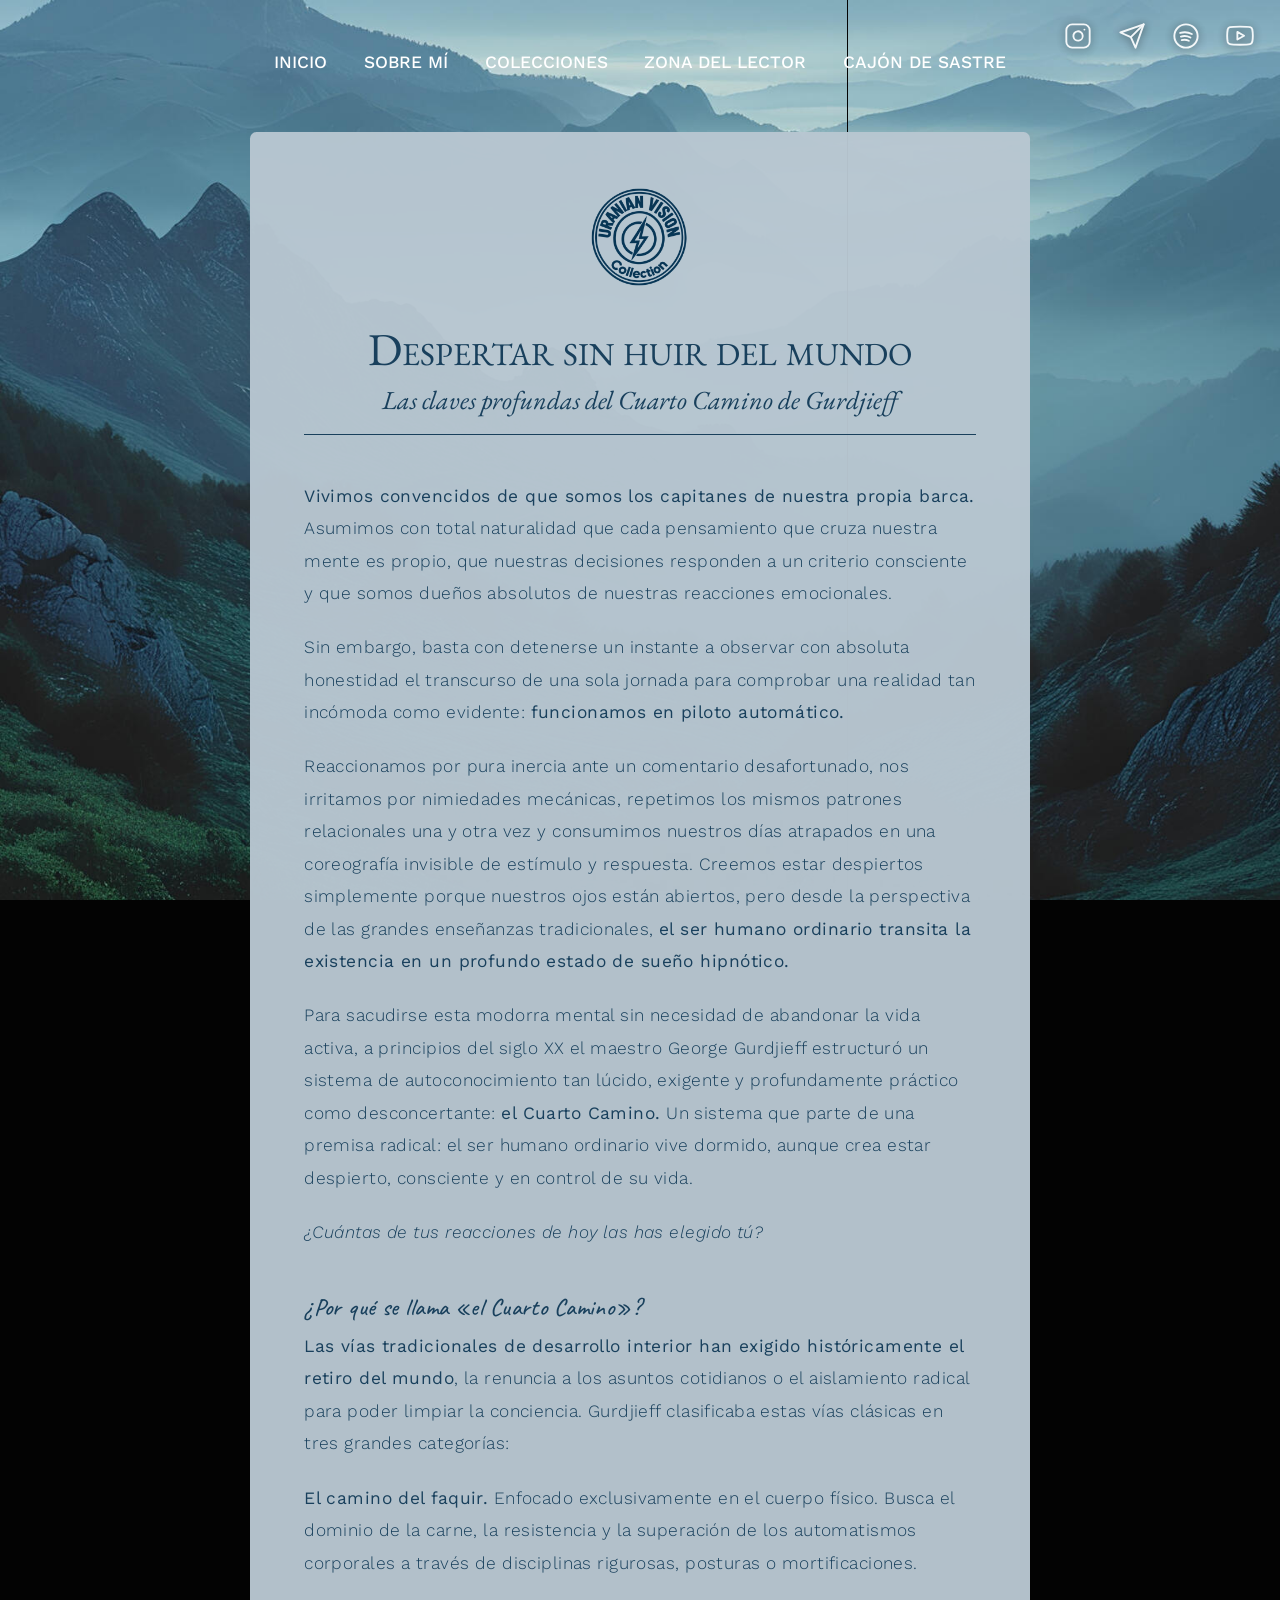
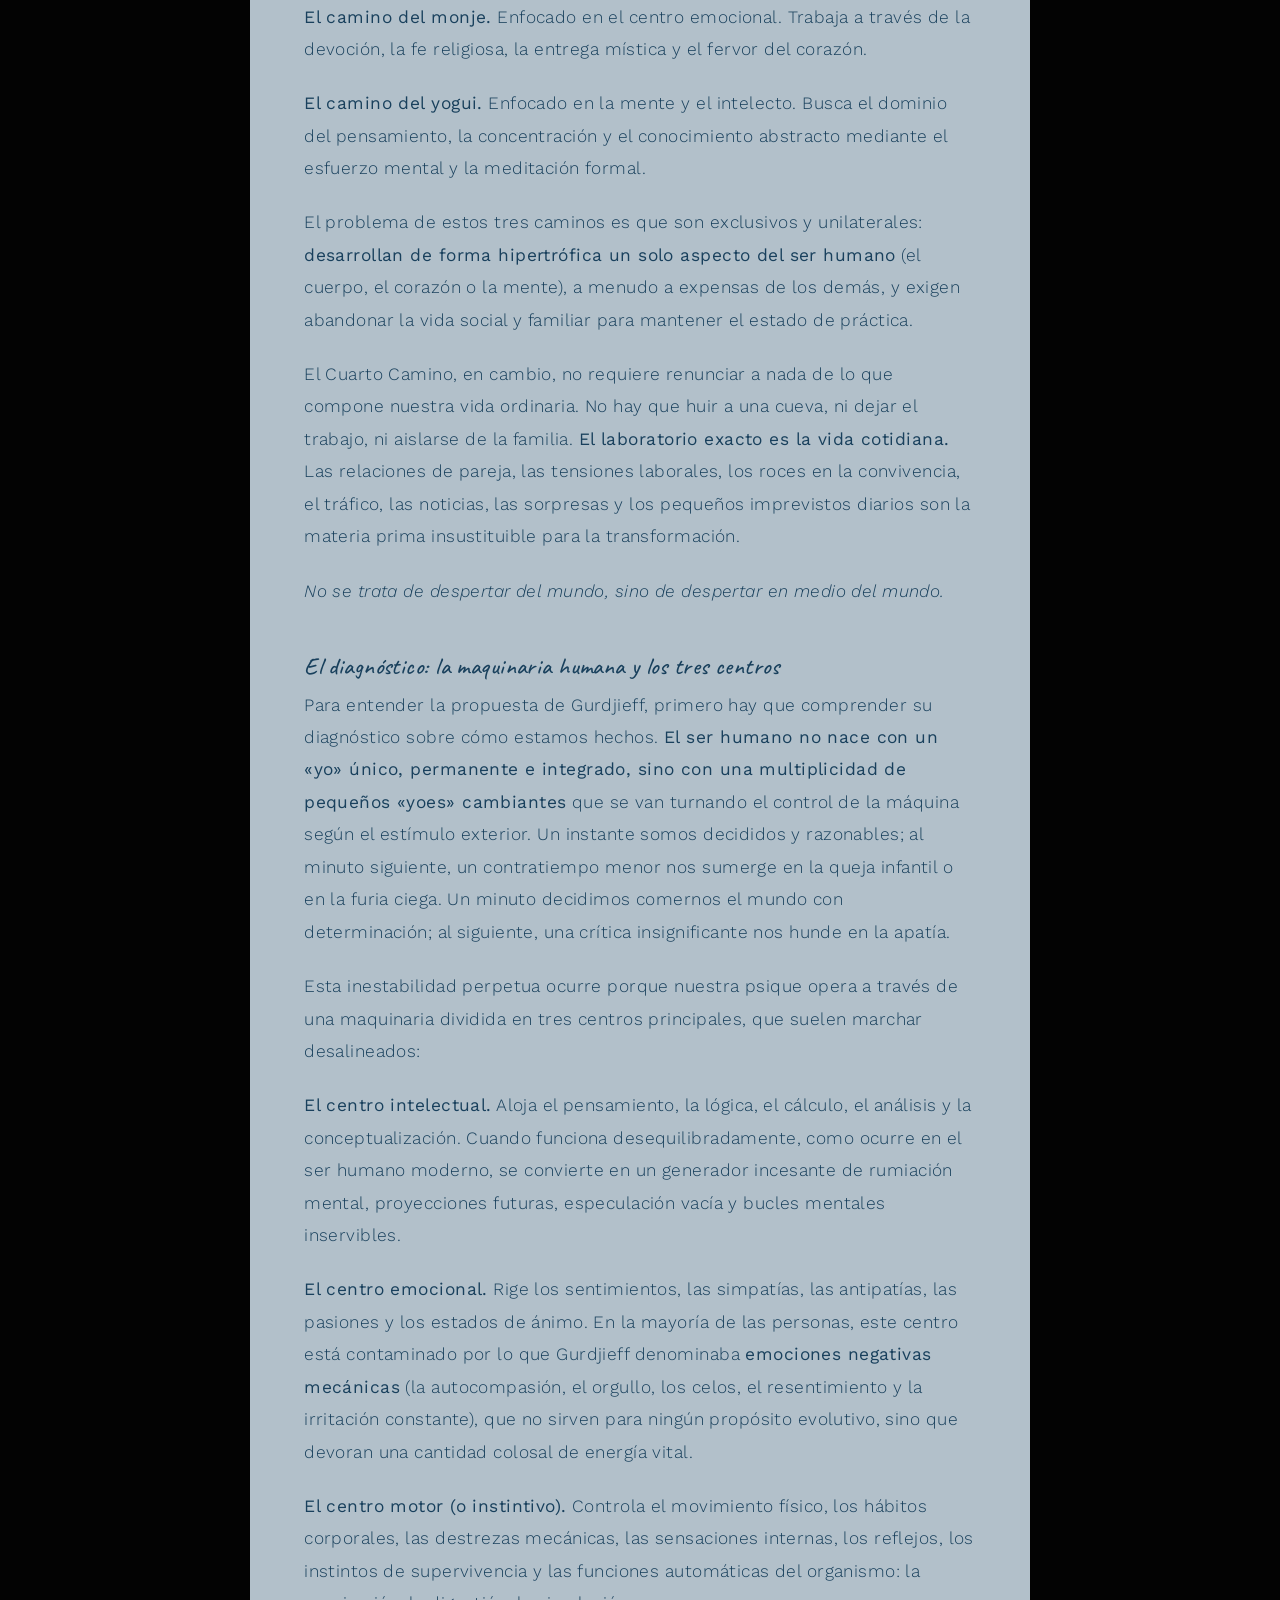
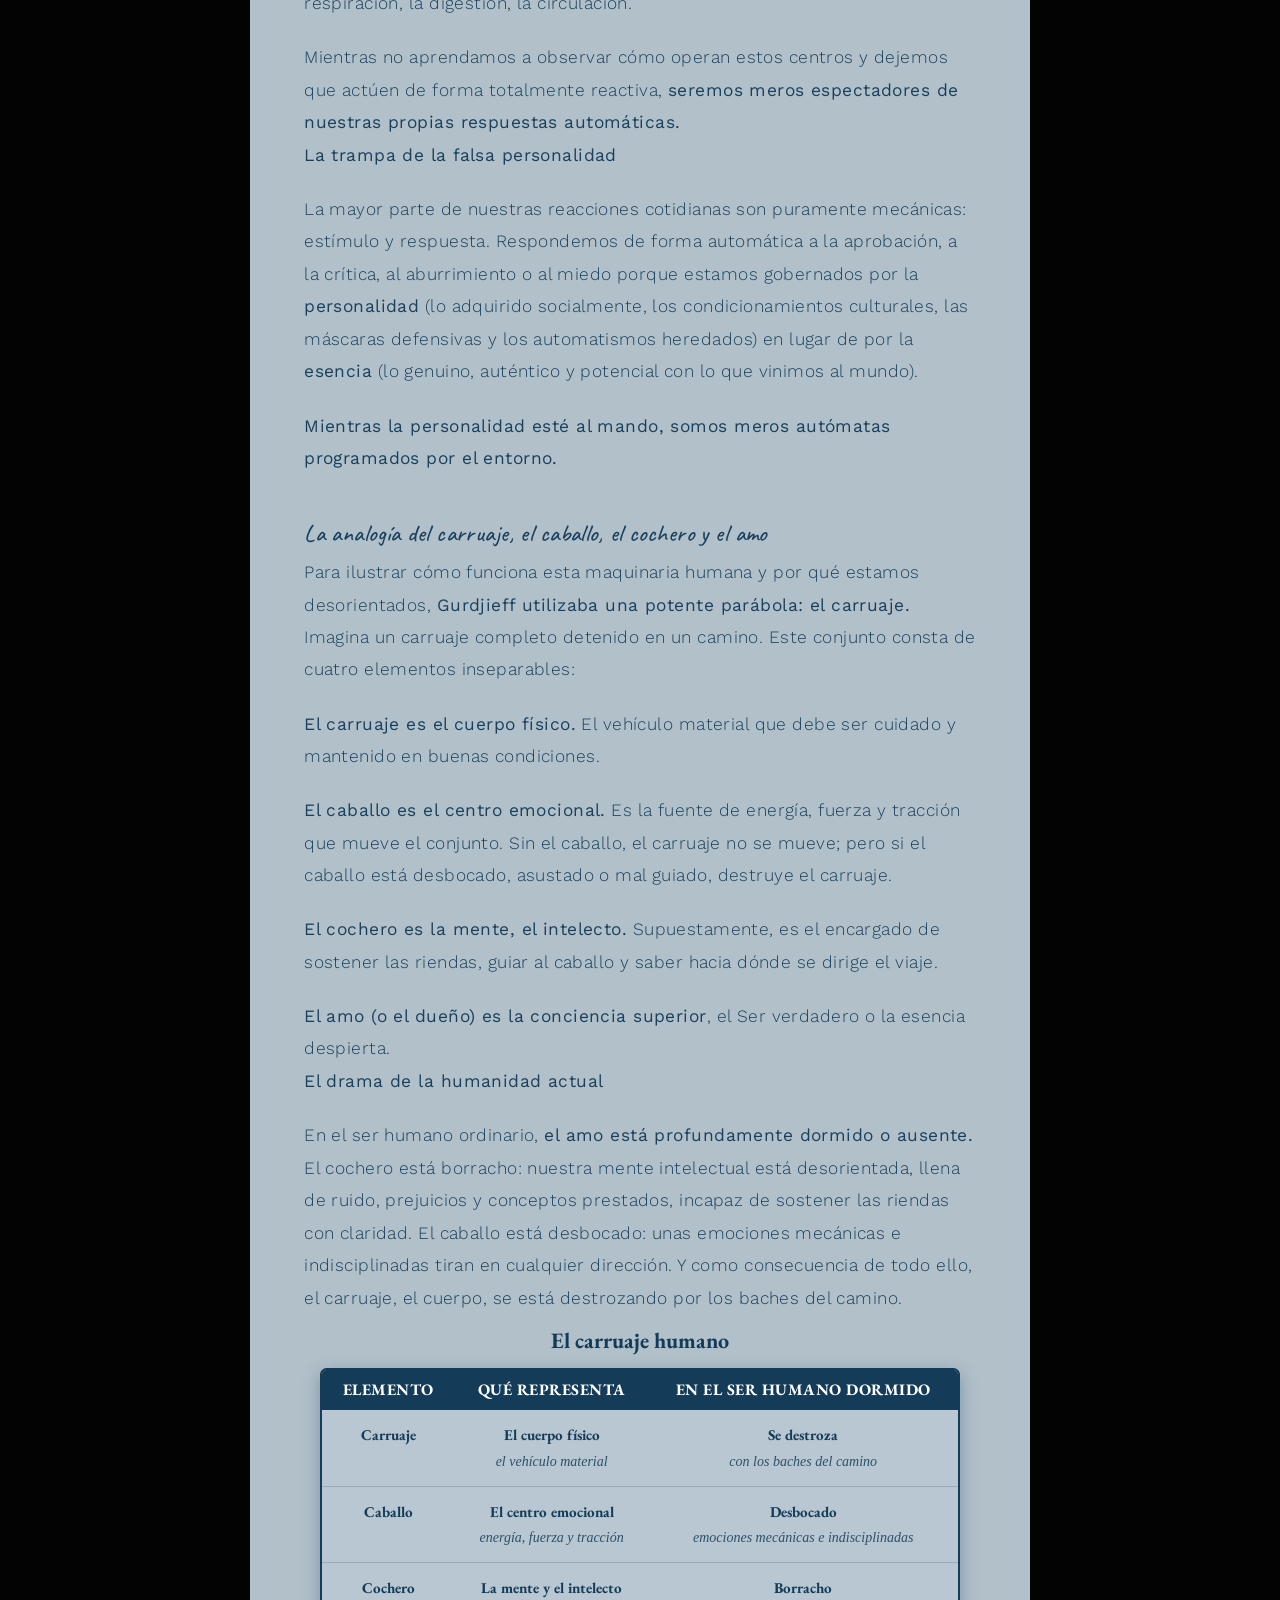
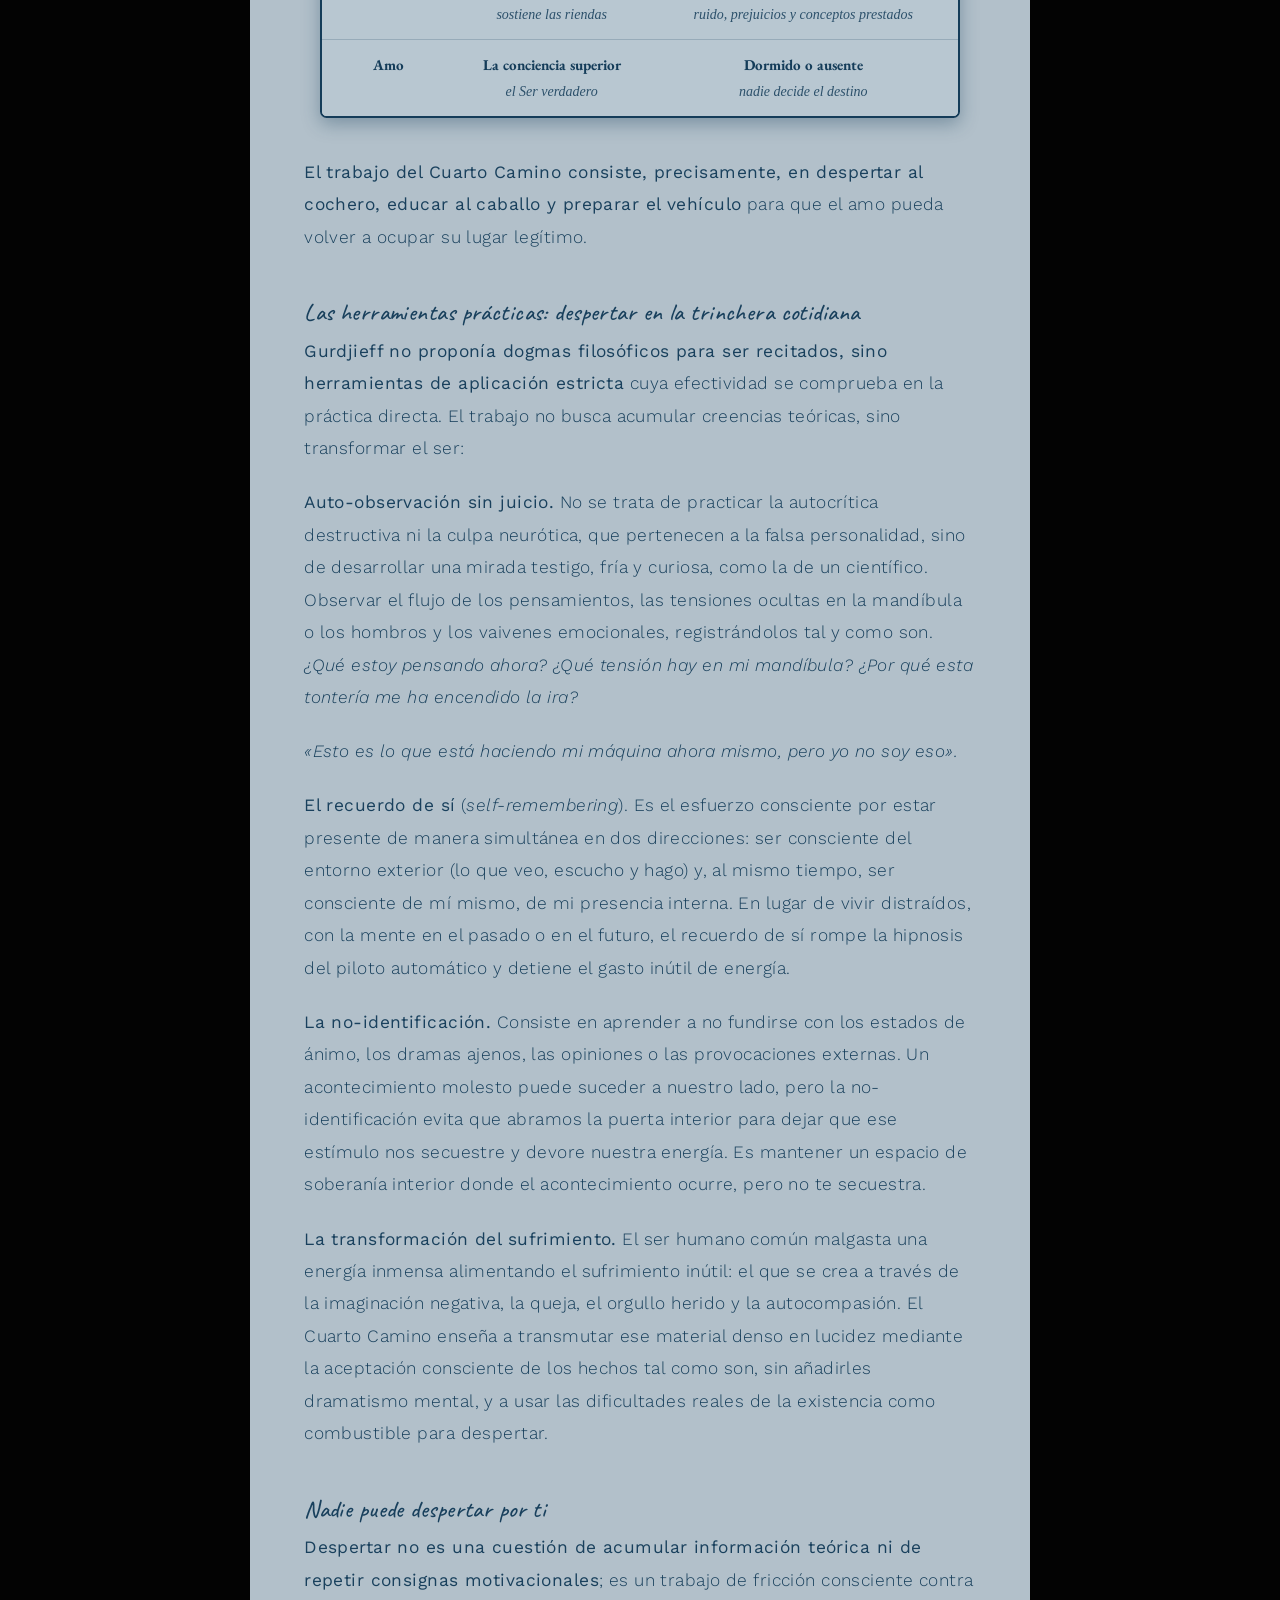
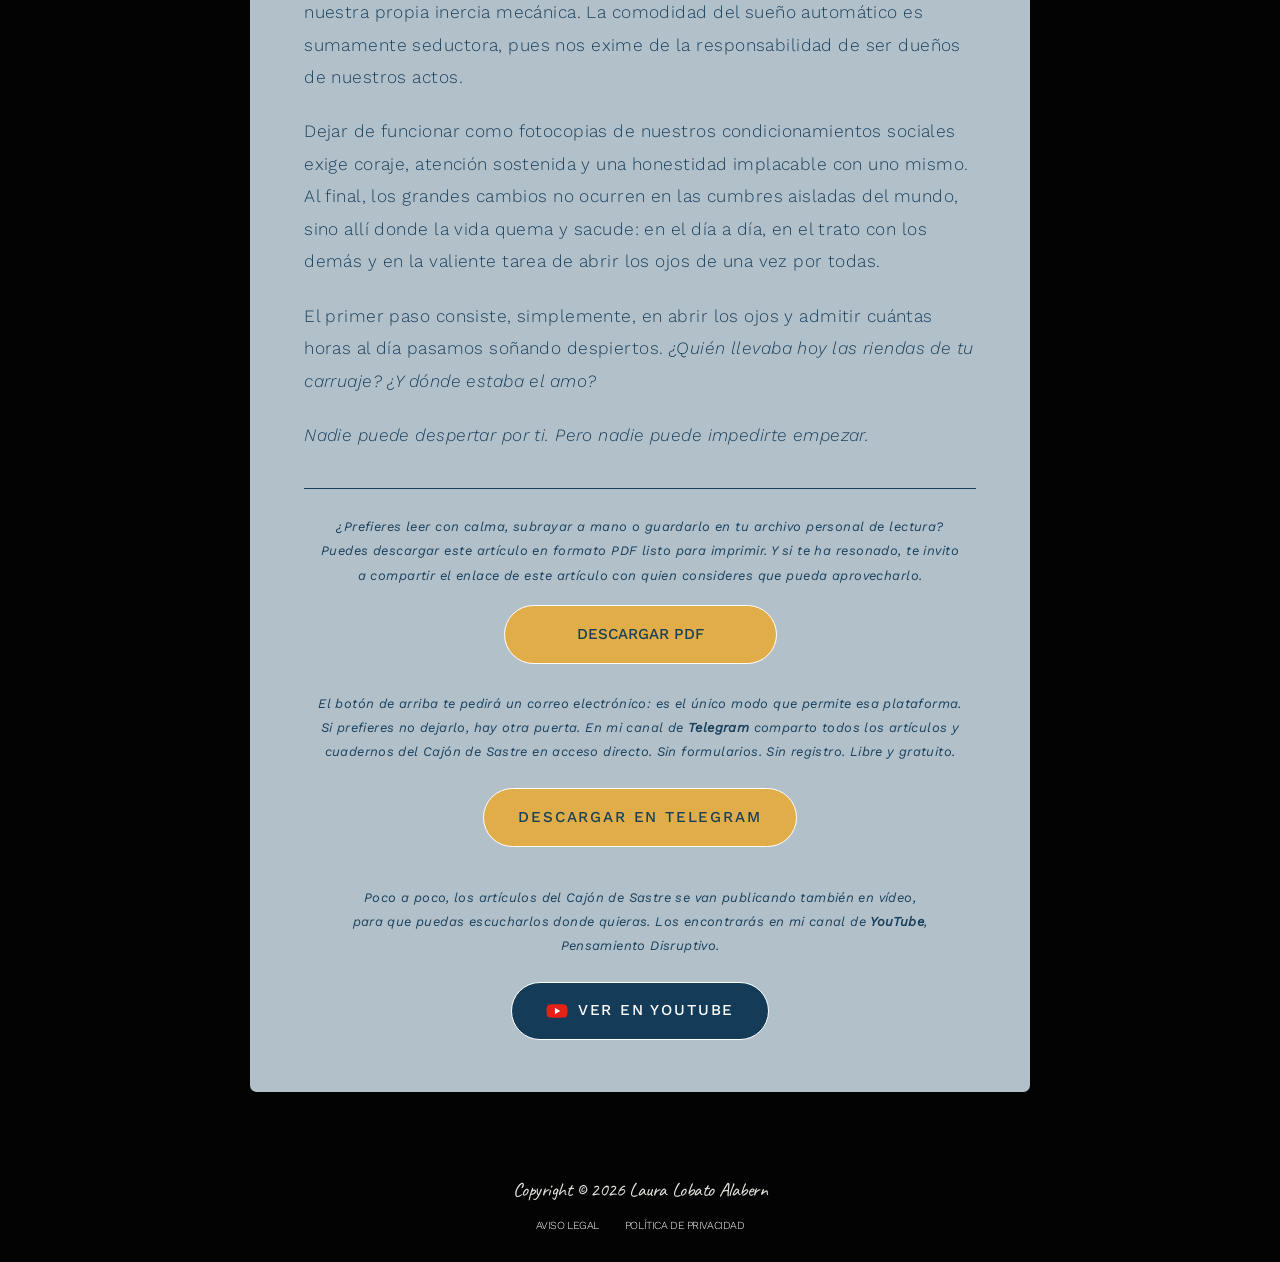
<file: articulos/despertar-sin-huir-del-mundo.html>
<!DOCTYPE html>
<html lang="es">
<head>
	<meta charset="utf-8">
	<meta name="viewport" content="width=device-width,initial-scale=1">
	<meta name="color-scheme" content="light only">
	<title>Despertar sin huir del mundo · Cajón de sastre</title>
	<meta name="description" content="Creemos llevar las riendas, pero vivimos en piloto automático. Gurdjieff propuso despertar sin retirarse: en medio de la vida diaria.">
	<meta name="author" content="Laura Lobato Alabern">
	<link rel="canonical" href="https://cajonsastre.lauralobatoalabern.com/articulos/despertar-sin-huir-del-mundo">
	<meta property="og:type" content="article">
	<meta property="og:locale" content="es_ES">
	<meta property="og:site_name" content="Cajón de sastre · Laura Lobato Alabern">
	<meta property="og:title" content="Despertar sin huir del mundo · Cajón de sastre">
	<meta property="og:description" content="Creemos llevar las riendas, pero vivimos en piloto automático. Gurdjieff propuso despertar sin retirarse: en medio de la vida diaria.">
	<meta property="og:url" content="https://cajonsastre.lauralobatoalabern.com/articulos/despertar-sin-huir-del-mundo">
	<meta property="og:image" content="https://cajonsastre.lauralobatoalabern.com/imagenes/share.jpg">
	<meta name="twitter:card" content="summary_large_image">
	<link rel="icon" type="image/png" href="../imagenes/favicon.png">
	<link rel="apple-touch-icon" href="../imagenes/apple-touch-icon.png">
	<link rel="stylesheet" href="../estilo.css">
	<script type="application/ld+json">{"@context": "https://schema.org", "@type": "BlogPosting", "headline": "Despertar sin huir del mundo", "description": "Creemos llevar las riendas, pero vivimos en piloto automático. Gurdjieff propuso despertar sin retirarse: en medio de la vida diaria.", "inLanguage": "es", "author": {"@type": "Person", "name": "Laura Lobato Alabern", "url": "https://lauralobatoalabern.com/"}, "image": "https://cajonsastre.lauralobatoalabern.com/imagenes/share.jpg", "mainEntityOfPage": "https://cajonsastre.lauralobatoalabern.com/articulos/despertar-sin-huir-del-mundo", "datePublished": "2026-11-10"}</script>
</head>
<body class="es-articulo">
<nav class="redes-arriba" aria-label="Redes"><a href="https://www.instagram.com/uranianvisioncollection" target="_blank" rel="noopener noreferrer" aria-label="Instagram" title="Instagram"><svg viewBox="0 0 24 24" stroke-width="1.6" stroke-linecap="round" stroke-linejoin="round" aria-hidden="true"><rect x="2" y="2" width="20" height="20" rx="5" ry="5"></rect><path d="M16 11.37a4 4 0 1 1-7.914 1.174A4 4 0 0 1 16 11.37z"></path><line x1="17.5" y1="6.5" x2="17.5" y2="6.5"></line></svg></a><a href="https://t.me/pensamientodisruptivo" target="_blank" rel="noopener noreferrer" aria-label="Telegram" title="Telegram"><svg viewBox="0 0 24 24" stroke-width="1.6" stroke-linecap="round" stroke-linejoin="round" aria-hidden="true"><line x1="22" y1="2" x2="11" y2="13"></line><polygon points="22 2 15 22 11 13 2 9 22 2"></polygon></svg></a><a href="https://open.spotify.com/author/2XJarpO1DptcM6ioV4V4YG" target="_blank" rel="noopener noreferrer" aria-label="Spotify" title="Spotify"><svg viewBox="0 0 24 24" stroke-width="1.6" stroke-linecap="round" stroke-linejoin="round" aria-hidden="true"><circle cx="12" cy="12" r="10"></circle><path d="M7 9.4c3.3-1 7-.7 10 .9"></path><path d="M7.6 12.5c2.7-.8 5.7-.5 8.2.8"></path><path d="M8.3 15.5c2.1-.6 4.3-.3 6.1.6"></path></svg></a><a href="https://www.youtube.com/@PensamientoDisruptivoTV" target="_blank" rel="noopener noreferrer" aria-label="YouTube" title="YouTube"><svg viewBox="0 0 24 24" stroke-width="1.6" stroke-linecap="round" stroke-linejoin="round" aria-hidden="true"><path d="M22.54 6.42a2.78 2.78 0 0 0-1.94-2C18.88 4 12 4 12 4s-6.88 0-8.6.46a2.78 2.78 0 0 0-1.94 2A29 29 0 0 0 1 11.75a29 29 0 0 0 .46 5.33A2.78 2.78 0 0 0 3.4 19c1.72.46 8.6.46 8.6.46s6.88 0 8.6-.46a2.78 2.78 0 0 0 1.94-2 29 29 0 0 0 .46-5.25 29 29 0 0 0-.46-5.33z"></path><polygon points="9.75 15.02 15.5 11.75 9.75 8.48 9.75 15.02"></polygon></svg></a></nav>
<a class="saltar" href="#principal">Saltar al contenido</a>
<div class="sitio">
	<div class="contenido">
		<nav aria-label="Menú principal"><ul class="menu"><li><a href="https://lauralobatoalabern.com/">INICIO</a></li><li><a href="https://lauralobatoalabern.com/#sobre-mi">SOBRE MÍ</a></li><li><a href="https://lauralobatoalabern.com/#colecciones">COLECCIONES</a></li><li><a href="https://lauralobatoalabern.com/#zona-lector">ZONA DEL LECTOR</a></li><li><a href="https://cajonsastre.lauralobatoalabern.com/" aria-current="page">CAJÓN DE SASTRE</a></li></ul></nav>
		<main id="principal">
			<article class="panel panel--claro">
				<header>
					<img class="articulo__logo" src="../imagenes/logo-uranian-vision.png" width="368" height="368" alt="Uranian Vision Collection" translate="no">
					<h1 class="articulo__titulo">Despertar sin huir del mundo</h1>
					<p class="articulo__subtitulo articulo__subtitulo--largo"><em>Las claves profundas del Cuarto Camino de Gurdjieff</em></p>
					<hr class="divisor divisor--azul">
				</header>
				<div class="cuerpo">
<p class="entradilla"><strong>Vivimos convencidos de que somos los capitanes de nuestra propia barca.</strong> Asumimos con total naturalidad que cada pensamiento que cruza nuestra mente es propio, que nuestras decisiones responden a un criterio consciente y que somos dueños absolutos de nuestras reacciones emocionales.</p>
<p class="nuevo">Sin embargo, basta con detenerse un instante a observar con absoluta honestidad el transcurso de una sola jornada para comprobar una realidad tan incómoda como evidente: <strong>funcionamos en piloto automático.</strong></p>
<p class="nuevo">Reaccionamos por pura inercia ante un comentario desafortunado, nos irritamos por nimiedades mecánicas, repetimos los mismos patrones relacionales una y otra vez y consumimos nuestros días atrapados en una coreografía invisible de estímulo y respuesta. Creemos estar despiertos simplemente porque nuestros ojos están abiertos, pero desde la perspectiva de las grandes enseñanzas tradicionales, <strong>el ser humano ordinario transita la existencia en un profundo estado de sueño hipnótico.</strong></p>
<p class="nuevo">Para sacudirse esta modorra mental sin necesidad de abandonar la vida activa, a principios del siglo XX el maestro George Gurdjieff estructuró un sistema de autoconocimiento tan lúcido, exigente y profundamente práctico como desconcertante: <strong>el Cuarto Camino.</strong> Un sistema que parte de una premisa radical: el ser humano ordinario vive dormido, aunque crea estar despierto, consciente y en control de su vida.</p>
<p class="nuevo"><em>¿Cuántas de tus reacciones de hoy las has elegido tú?</em></p>
<h2>¿Por qué se llama «el Cuarto Camino»?</h2>
<p><strong>Las vías tradicionales de desarrollo interior han exigido históricamente el retiro del mundo</strong>, la renuncia a los asuntos cotidianos o el aislamiento radical para poder limpiar la conciencia. Gurdjieff clasificaba estas vías clásicas en tres grandes categorías:</p>
<p class="nuevo"><strong>El camino del faquir.</strong> Enfocado exclusivamente en el cuerpo físico. Busca el dominio de la carne, la resistencia y la superación de los automatismos corporales a través de disciplinas rigurosas, posturas o mortificaciones.</p>
<p class="nuevo"><strong>El camino del monje.</strong> Enfocado en el centro emocional. Trabaja a través de la devoción, la fe religiosa, la entrega mística y el fervor del corazón.</p>
<p class="nuevo"><strong>El camino del yogui.</strong> Enfocado en la mente y el intelecto. Busca el dominio del pensamiento, la concentración y el conocimiento abstracto mediante el esfuerzo mental y la meditación formal.</p>
<p class="nuevo">El problema de estos tres caminos es que son exclusivos y unilaterales: <strong>desarrollan de forma hipertrófica un solo aspecto del ser humano</strong> (el cuerpo, el corazón o la mente), a menudo a expensas de los demás, y exigen abandonar la vida social y familiar para mantener el estado de práctica.</p>
<p class="nuevo">El Cuarto Camino, en cambio, no requiere renunciar a nada de lo que compone nuestra vida ordinaria. No hay que huir a una cueva, ni dejar el trabajo, ni aislarse de la familia. <strong>El laboratorio exacto es la vida cotidiana.</strong> Las relaciones de pareja, las tensiones laborales, los roces en la convivencia, el tráfico, las noticias, las sorpresas y los pequeños imprevistos diarios son la materia prima insustituible para la transformación.</p>
<p class="nuevo"><em>No se trata de despertar del mundo, sino de despertar en medio del mundo.</em></p>
<h2>El diagnóstico: la maquinaria humana y los tres centros</h2>
<p>Para entender la propuesta de Gurdjieff, primero hay que comprender su diagnóstico sobre cómo estamos hechos. <strong>El ser humano no nace con un «yo» único, permanente e integrado, sino con una multiplicidad de pequeños «yoes» cambiantes</strong> que se van turnando el control de la máquina según el estímulo exterior. Un instante somos decididos y razonables; al minuto siguiente, un contratiempo menor nos sumerge en la queja infantil o en la furia ciega. Un minuto decidimos comernos el mundo con determinación; al siguiente, una crítica insignificante nos hunde en la apatía.</p>
<p class="nuevo">Esta inestabilidad perpetua ocurre porque nuestra psique opera a través de una maquinaria dividida en tres centros principales, que suelen marchar desalineados:</p>
<p class="nuevo"><strong>El centro intelectual.</strong> Aloja el pensamiento, la lógica, el cálculo, el análisis y la conceptualización. Cuando funciona desequilibradamente, como ocurre en el ser humano moderno, se convierte en un generador incesante de rumiación mental, proyecciones futuras, especulación vacía y bucles mentales inservibles.</p>
<p class="nuevo"><strong>El centro emocional.</strong> Rige los sentimientos, las simpatías, las antipatías, las pasiones y los estados de ánimo. En la mayoría de las personas, este centro está contaminado por lo que Gurdjieff denominaba <strong>emociones negativas mecánicas</strong> (la autocompasión, el orgullo, los celos, el resentimiento y la irritación constante), que no sirven para ningún propósito evolutivo, sino que devoran una cantidad colosal de energía vital.</p>
<p class="nuevo"><strong>El centro motor (o instintivo).</strong> Controla el movimiento físico, los hábitos corporales, las destrezas mecánicas, las sensaciones internas, los reflejos, los instintos de supervivencia y las funciones automáticas del organismo: la respiración, la digestión, la circulación.</p>
<p class="nuevo">Mientras no aprendamos a observar cómo operan estos centros y dejemos que actúen de forma totalmente reactiva, <strong>seremos meros espectadores de nuestras propias respuestas automáticas.</strong></p>
<h3>La trampa de la falsa personalidad</h3>
<p class="nuevo">La mayor parte de nuestras reacciones cotidianas son puramente mecánicas: estímulo y respuesta. Respondemos de forma automática a la aprobación, a la crítica, al aburrimiento o al miedo porque estamos gobernados por la <strong>personalidad</strong> (lo adquirido socialmente, los condicionamientos culturales, las máscaras defensivas y los automatismos heredados) en lugar de por la <strong>esencia</strong> (lo genuino, auténtico y potencial con lo que vinimos al mundo).</p>
<p class="nuevo"><strong>Mientras la personalidad esté al mando, somos meros autómatas programados por el entorno.</strong></p>
<h2>La analogía del carruaje, el caballo, el cochero y el amo</h2>
<p>Para ilustrar cómo funciona esta maquinaria humana y por qué estamos desorientados, <strong>Gurdjieff utilizaba una potente parábola: el carruaje.</strong> Imagina un carruaje completo detenido en un camino. Este conjunto consta de cuatro elementos inseparables:</p>
<p class="nuevo"><strong>El carruaje es el cuerpo físico.</strong> El vehículo material que debe ser cuidado y mantenido en buenas condiciones.</p>
<p class="nuevo"><strong>El caballo es el centro emocional.</strong> Es la fuente de energía, fuerza y tracción que mueve el conjunto. Sin el caballo, el carruaje no se mueve; pero si el caballo está desbocado, asustado o mal guiado, destruye el carruaje.</p>
<p class="nuevo"><strong>El cochero es la mente, el intelecto.</strong> Supuestamente, es el encargado de sostener las riendas, guiar al caballo y saber hacia dónde se dirige el viaje.</p>
<p class="nuevo"><strong>El amo (o el dueño) es la conciencia superior</strong>, el Ser verdadero o la esencia despierta.</p>
<h3>El drama de la humanidad actual</h3>
<p class="nuevo">En el ser humano ordinario, <strong>el amo está profundamente dormido o ausente.</strong> El cochero está borracho: nuestra mente intelectual está desorientada, llena de ruido, prejuicios y conceptos prestados, incapaz de sostener las riendas con claridad. El caballo está desbocado: unas emociones mecánicas e indisciplinadas tiran en cualquier dirección. Y como consecuencia de todo ello, el carruaje, el cuerpo, se está destrozando por los baches del camino.</p>
<div class="uv-compare-wrap"><div class="uv-compare-section"><h2 class="uv-compare-title">El carruaje humano</h2><table class="uv-compare-table tabla-tres"><thead><tr><th>Elemento</th><th>Qué representa</th><th>En el ser humano dormido</th></tr></thead><tbody><tr><td data-columna="Elemento"><strong>Carruaje</strong></td><td data-columna="Qué representa"><strong>El cuerpo físico</strong> <em>el vehículo material</em></td><td data-columna="En el ser humano dormido"><strong>Se destroza</strong> <em>con los baches del camino</em></td></tr><tr><td data-columna="Elemento"><strong>Caballo</strong></td><td data-columna="Qué representa"><strong>El centro emocional</strong> <em>energía, fuerza y tracción</em></td><td data-columna="En el ser humano dormido"><strong>Desbocado</strong> <em>emociones mecánicas e indisciplinadas</em></td></tr><tr><td data-columna="Elemento"><strong>Cochero</strong></td><td data-columna="Qué representa"><strong>La mente y el intelecto</strong> <em>sostiene las riendas</em></td><td data-columna="En el ser humano dormido"><strong>Borracho</strong> <em>ruido, prejuicios y conceptos prestados</em></td></tr><tr><td data-columna="Elemento"><strong>Amo</strong></td><td data-columna="Qué representa"><strong>La conciencia superior</strong> <em>el Ser verdadero</em></td><td data-columna="En el ser humano dormido"><strong>Dormido o ausente</strong> <em>nadie decide el destino</em></td></tr></tbody></table></div></div><p class="nuevo"><strong>El trabajo del Cuarto Camino consiste, precisamente, en despertar al cochero, educar al caballo y preparar el vehículo</strong> para que el amo pueda volver a ocupar su lugar legítimo.</p>
<h2>Las herramientas prácticas: despertar en la trinchera cotidiana</h2>
<p><strong>Gurdjieff no proponía dogmas filosóficos para ser recitados, sino herramientas de aplicación estricta</strong> cuya efectividad se comprueba en la práctica directa. El trabajo no busca acumular creencias teóricas, sino transformar el ser:</p>
<p class="nuevo"><strong>Auto-observación sin juicio.</strong> No se trata de practicar la autocrítica destructiva ni la culpa neurótica, que pertenecen a la falsa personalidad, sino de desarrollar una mirada testigo, fría y curiosa, como la de un científico. Observar el flujo de los pensamientos, las tensiones ocultas en la mandíbula o los hombros y los vaivenes emocionales, registrándolos tal y como son. <em>¿Qué estoy pensando ahora? ¿Qué tensión hay en mi mandíbula? ¿Por qué esta tontería me ha encendido la ira?</em></p>
<p class="nuevo"><em>«Esto es lo que está haciendo mi máquina ahora mismo, pero yo no soy eso».</em></p>
<p class="nuevo"><strong>El recuerdo de sí</strong> (<em>self-remembering</em>). Es el esfuerzo consciente por estar presente de manera simultánea en dos direcciones: ser consciente del entorno exterior (lo que veo, escucho y hago) y, al mismo tiempo, ser consciente de mí mismo, de mi presencia interna. En lugar de vivir distraídos, con la mente en el pasado o en el futuro, el recuerdo de sí rompe la hipnosis del piloto automático y detiene el gasto inútil de energía.</p>
<p class="nuevo"><strong>La no-identificación.</strong> Consiste en aprender a no fundirse con los estados de ánimo, los dramas ajenos, las opiniones o las provocaciones externas. Un acontecimiento molesto puede suceder a nuestro lado, pero la no-identificación evita que abramos la puerta interior para dejar que ese estímulo nos secuestre y devore nuestra energía. Es mantener un espacio de soberanía interior donde el acontecimiento ocurre, pero no te secuestra.</p>
<p class="nuevo"><strong>La transformación del sufrimiento.</strong> El ser humano común malgasta una energía inmensa alimentando el sufrimiento inútil: el que se crea a través de la imaginación negativa, la queja, el orgullo herido y la autocompasión. El Cuarto Camino enseña a transmutar ese material denso en lucidez mediante la aceptación consciente de los hechos tal como son, sin añadirles dramatismo mental, y a usar las dificultades reales de la existencia como combustible para despertar.</p>
<h2>Nadie puede despertar por ti</h2>
<p><strong>Despertar no es una cuestión de acumular información teórica ni de repetir consignas motivacionales</strong>; es un trabajo de fricción consciente contra nuestra propia inercia mecánica. La comodidad del sueño automático es sumamente seductora, pues nos exime de la responsabilidad de ser dueños de nuestros actos.</p>
<p class="nuevo">Dejar de funcionar como fotocopias de nuestros condicionamientos sociales exige coraje, atención sostenida y una honestidad implacable con uno mismo. Al final, los grandes cambios no ocurren en las cumbres aisladas del mundo, sino allí donde la vida quema y sacude: en el día a día, en el trato con los demás y en la valiente tarea de abrir los ojos de una vez por todas.</p>
<p class="nuevo">El primer paso consiste, simplemente, en abrir los ojos y admitir cuántas horas al día pasamos soñando despiertos. <em>¿Quién llevaba hoy las riendas de tu carruaje? ¿Y dónde estaba el amo?</em></p>
<p class="nuevo"><em>Nadie puede despertar por ti. Pero nadie puede impedirte empezar.</em></p>
				</div>
				<footer class="descarga">
					<hr class="divisor divisor--azul">
					<p class="descarga__texto"><em>¿Prefieres leer con calma, subrayar a mano o guardarlo en tu archivo personal de lectura? Puedes descargar este artículo en formato PDF listo para imprimir. Y si te ha resonado, te invito a compartir el enlace de este artículo con quien consideres que pueda aprovecharlo.</em></p>
					<ul class="botones botones--articulo">
						<li><a class="boton-oro boton-oro--articulo" href="https://payhip.com/b/9hmbt" rel="noopener">DESCARGAR PDF</a></li>
					</ul>
					<div class="cds-tg-wrap">
						<p class="cds-tg-text">El botón de arriba te pedirá un correo electrónico: es el único modo que permite esa plataforma. Si prefieres no dejarlo, hay otra puerta. En mi canal de <strong>Telegram</strong> comparto todos los artículos y cuadernos del Cajón de Sastre en acceso directo. Sin formularios. Sin registro. Libre y gratuito.</p>
						<a class="cds-tg-btn" href="https://t.me/pensamientodisruptivo" target="_blank" rel="noopener">DESCARGAR EN TELEGRAM</a>
					</div>
					<div class="cds-tg-wrap cds-yt-wrap">
						<p class="cds-tg-text">Poco a poco, los artículos del Cajón de Sastre se van publicando también en vídeo,<br class="salto-ancho"> para que puedas escucharlos donde quieras. Los encontrarás en mi canal de <strong>YouTube</strong>, <span style="white-space:nowrap">Pensamiento Disruptivo.</span></p>
						<a class="cds-yt-btn" href="https://www.youtube.com/@PensamientoDisruptivoTV" target="_blank" rel="noopener"><svg viewBox="0 0 24 24" aria-hidden="true"><path fill="#e62117" d="M23 7.2a3 3 0 0 0-2.1-2.1C19 4.6 12 4.6 12 4.6s-7 0-8.9.5A3 3 0 0 0 1 7.2 31 31 0 0 0 .5 12a31 31 0 0 0 .5 4.8 3 3 0 0 0 2.1 2.1c1.9.5 8.9.5 8.9.5s7 0 8.9-.5a3 3 0 0 0 2.1-2.1 31 31 0 0 0 .5-4.8 31 31 0 0 0-.5-4.8z"/><path fill="#fff" d="M9.75 15.5 15.5 12 9.75 8.5z"/></svg>VER EN YOUTUBE</a>
					</div>
				</footer>
			</article>

		</main>
	</div>
	<footer class="pie">
	<div class="redes-pie"><div class="redes-pie__linea" aria-hidden="true"></div><nav class="redes-pie__iconos" aria-label="Redes"><a href="https://www.instagram.com/uranianvisioncollection" target="_blank" rel="noopener noreferrer" aria-label="Instagram" title="Instagram"><svg viewBox="0 0 24 24" stroke-width="1.6" stroke-linecap="round" stroke-linejoin="round" aria-hidden="true"><rect x="2" y="2" width="20" height="20" rx="5" ry="5"></rect><path d="M16 11.37a4 4 0 1 1-7.914 1.174A4 4 0 0 1 16 11.37z"></path><line x1="17.5" y1="6.5" x2="17.5" y2="6.5"></line></svg></a><a href="https://t.me/pensamientodisruptivo" target="_blank" rel="noopener noreferrer" aria-label="Telegram" title="Telegram"><svg viewBox="0 0 24 24" stroke-width="1.6" stroke-linecap="round" stroke-linejoin="round" aria-hidden="true"><line x1="22" y1="2" x2="11" y2="13"></line><polygon points="22 2 15 22 11 13 2 9 22 2"></polygon></svg></a><a href="https://open.spotify.com/author/2XJarpO1DptcM6ioV4V4YG" target="_blank" rel="noopener noreferrer" aria-label="Spotify" title="Spotify"><svg viewBox="0 0 24 24" stroke-width="1.6" stroke-linecap="round" stroke-linejoin="round" aria-hidden="true"><circle cx="12" cy="12" r="10"></circle><path d="M7 9.4c3.3-1 7-.7 10 .9"></path><path d="M7.6 12.5c2.7-.8 5.7-.5 8.2.8"></path><path d="M8.3 15.5c2.1-.6 4.3-.3 6.1.6"></path></svg></a><a href="https://www.youtube.com/@PensamientoDisruptivoTV" target="_blank" rel="noopener noreferrer" aria-label="YouTube" title="YouTube"><svg viewBox="0 0 24 24" stroke-width="1.6" stroke-linecap="round" stroke-linejoin="round" aria-hidden="true"><path d="M22.54 6.42a2.78 2.78 0 0 0-1.94-2C18.88 4 12 4 12 4s-6.88 0-8.6.46a2.78 2.78 0 0 0-1.94 2A29 29 0 0 0 1 11.75a29 29 0 0 0 .46 5.33A2.78 2.78 0 0 0 3.4 19c1.72.46 8.6.46 8.6.46s6.88 0 8.6-.46a2.78 2.78 0 0 0 1.94-2 29 29 0 0 0 .46-5.25 29 29 0 0 0-.46-5.33z"></path><polygon points="9.75 15.02 15.5 11.75 9.75 8.48 9.75 15.02"></polygon></svg></a></nav></div>
	<p class="pie__copyright">Copyright © 2026 Laura Lobato Alabern</p>
	<ul class="pie__enlaces">
		<li><a href="https://lauralobatoalabern.com/#aviso-legal">Aviso legal</a></li>
		<li><a href="https://lauralobatoalabern.com/#politica-privacidad">Política de privacidad</a></li>
	</ul>
</footer>
</div>
<!-- Estadísticas: Cloudflare Web Analytics (no cuenta las visitas de la autora: abrir una vez la web con ?soyyo; para volver a contarlas, ?soylector) -->
<script>
(function () {
	try {
		var q = location.search;
		if (q.indexOf('soyyo') !== -1) localStorage.setItem('noContarme', '1');
		if (q.indexOf('soylector') !== -1) localStorage.removeItem('noContarme');
		if (localStorage.getItem('noContarme') === '1') return;
	} catch (e) {}
	var s = document.createElement('script');
	s.defer = true;
	s.src = 'https://static.cloudflareinsights.com/beacon.min.js';
	s.setAttribute('data-cf-beacon', '{"token": "a7a8092ff70c465bae6b05d05f35cd06"}');
	document.body.appendChild(s);
})();
</script>
<!-- Fin estadísticas -->
</body>
</html>
</file>
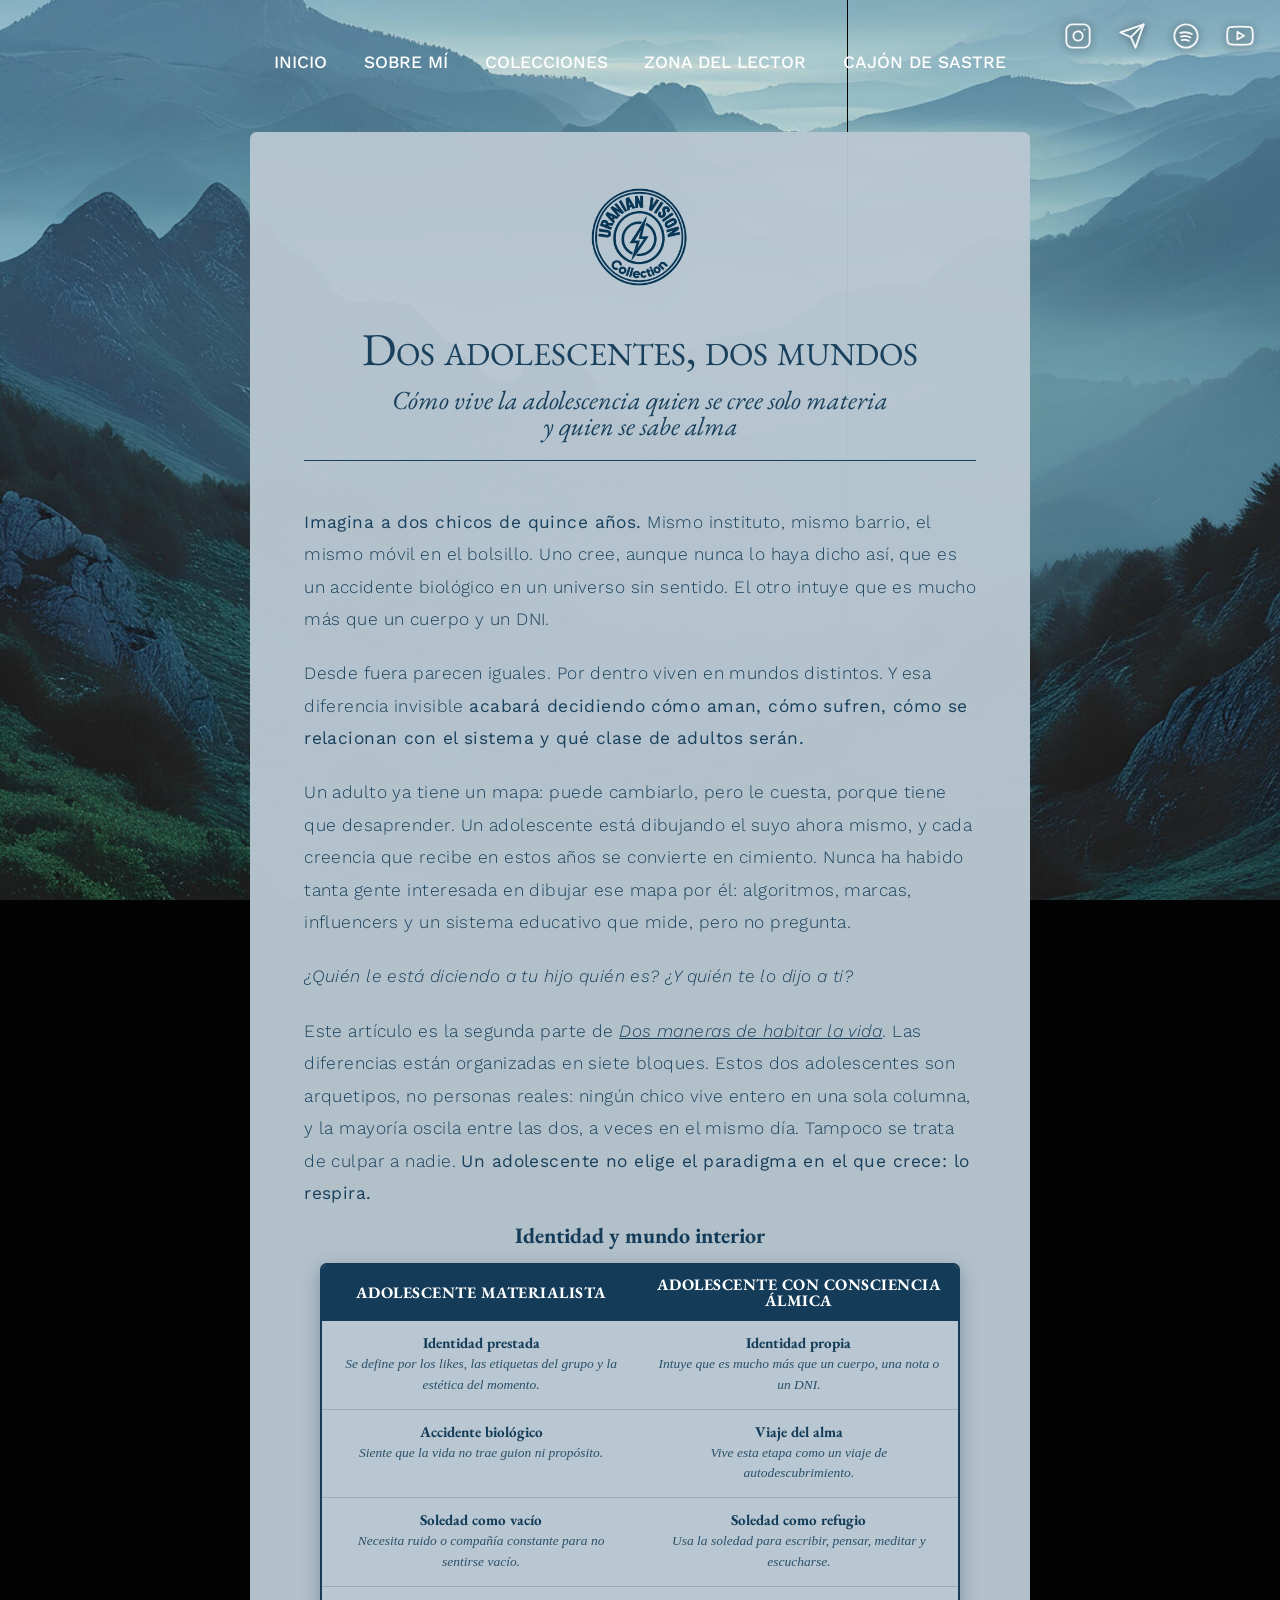
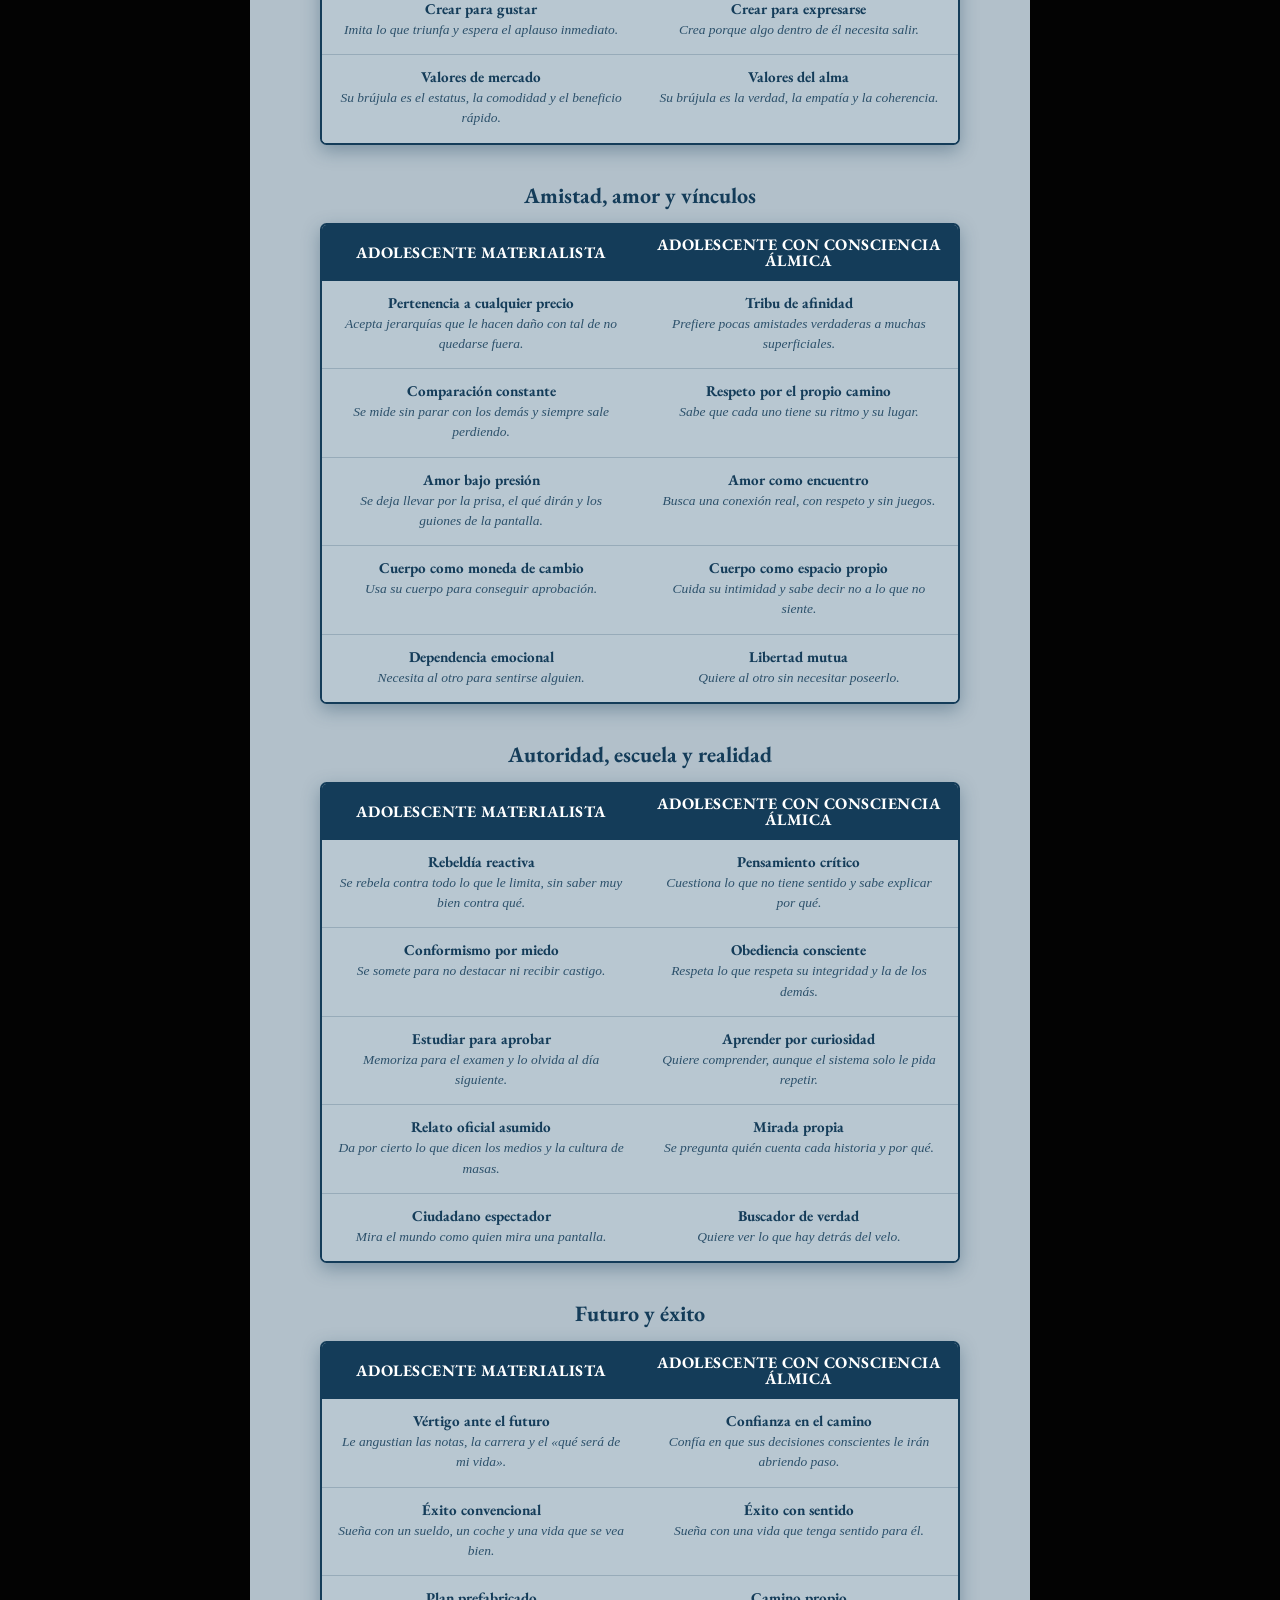
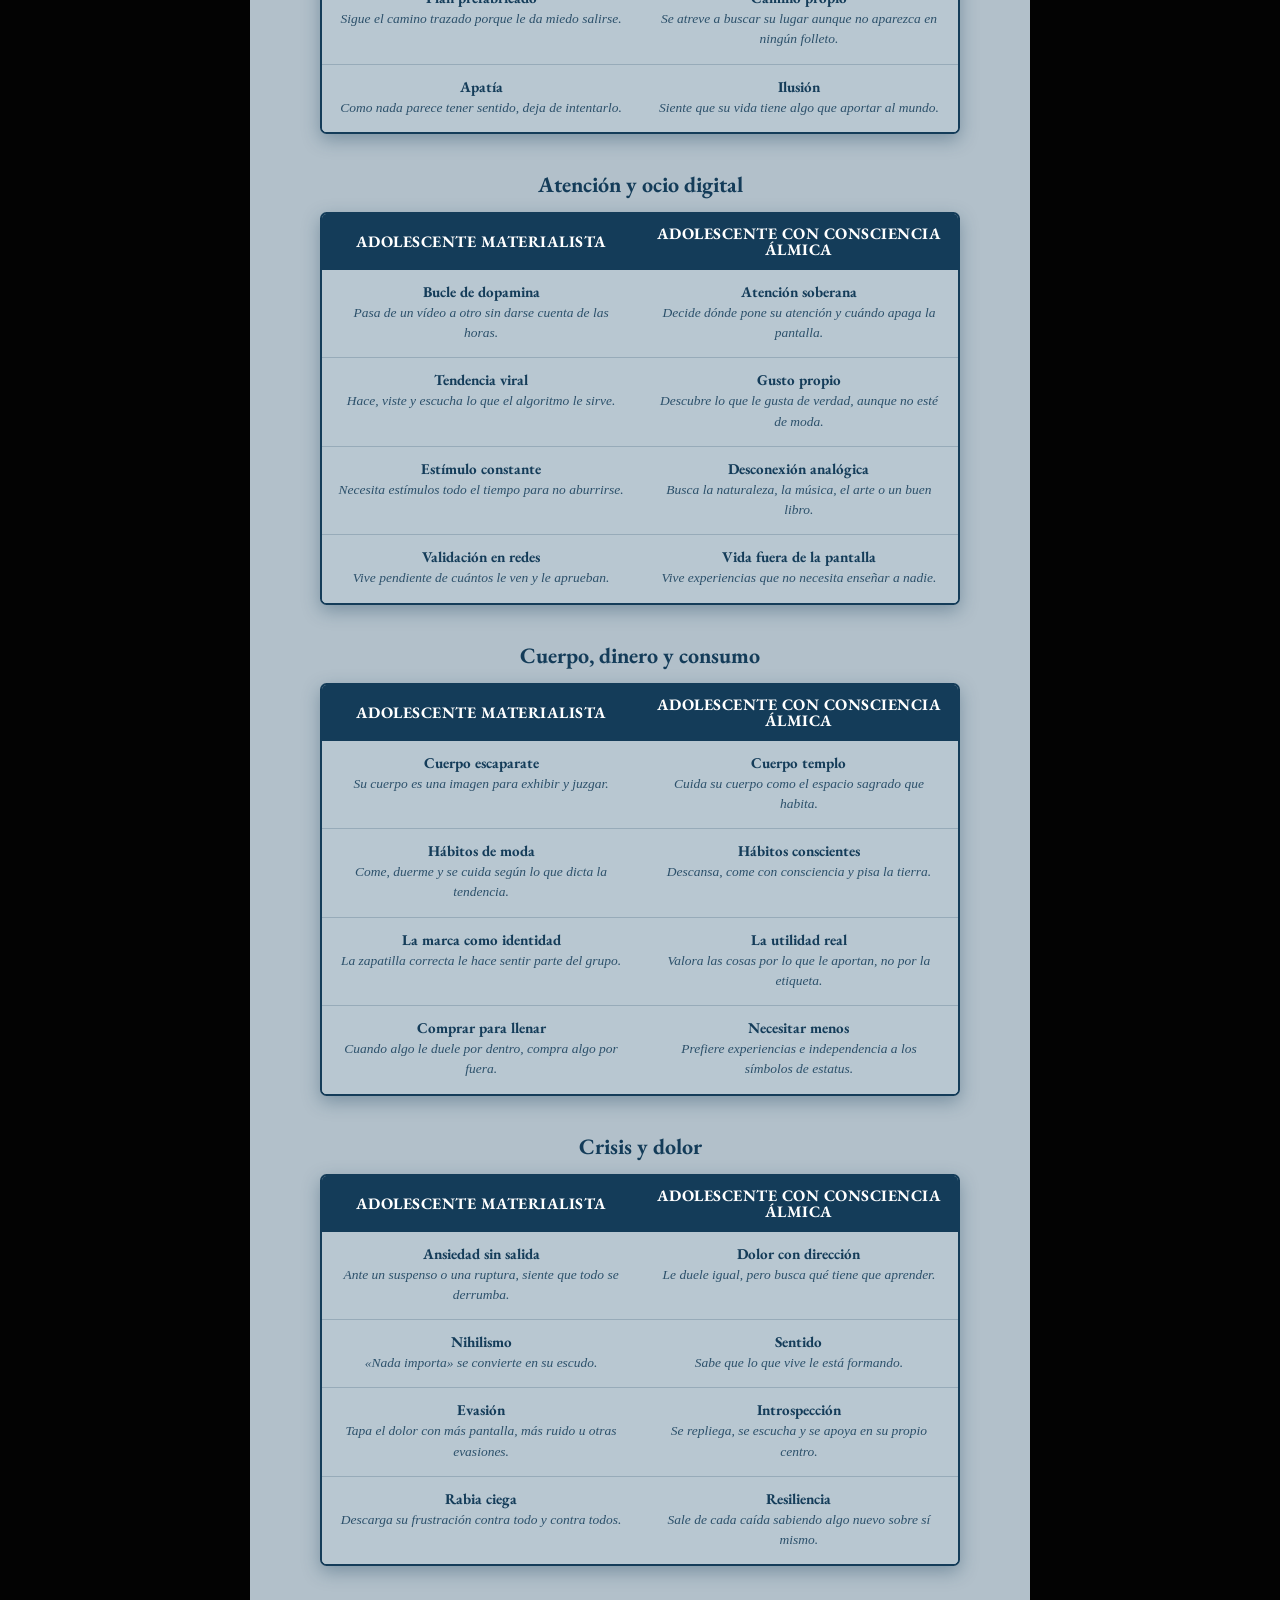
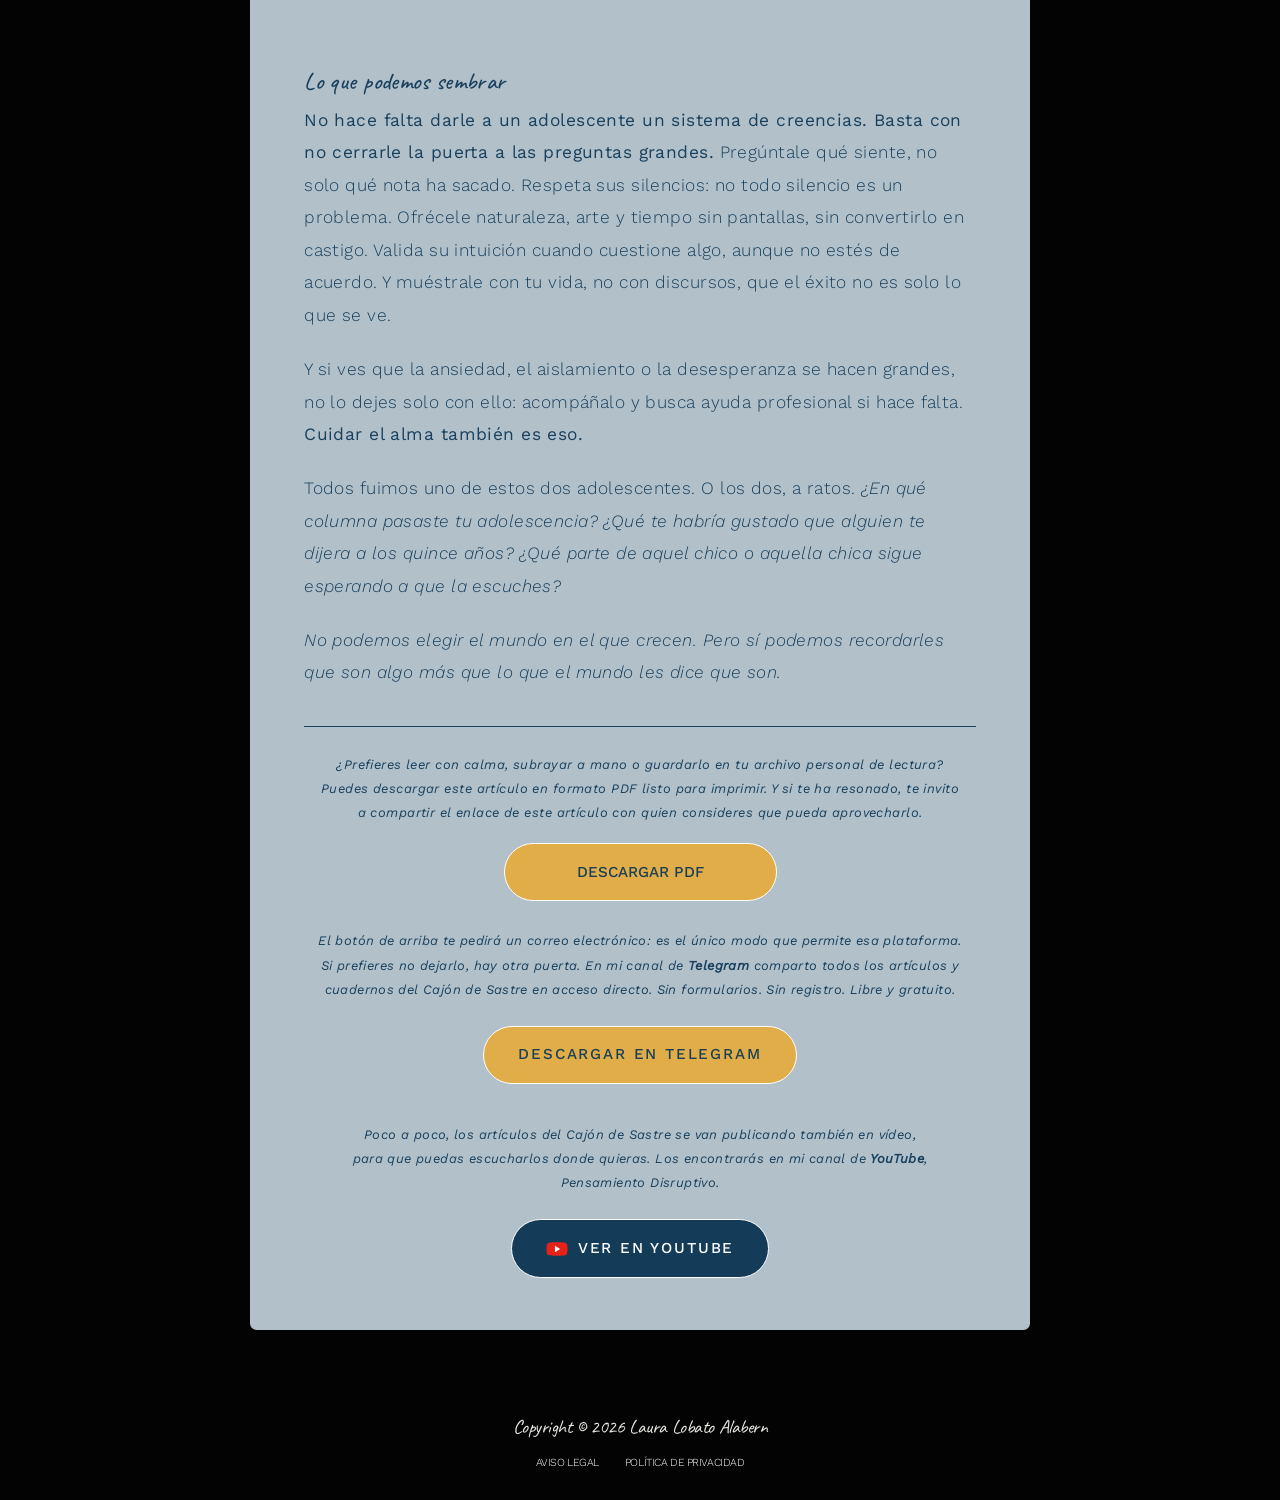
<file: articulos/dos-adolescentes-dos-mundos.html>
<!DOCTYPE html>
<html lang="es">
<head>
	<meta charset="utf-8">
	<meta name="viewport" content="width=device-width,initial-scale=1">
	<meta name="color-scheme" content="light only">
	<title>Dos adolescentes, dos mundos · Cajón de sastre</title>
	<meta name="description" content="Mismo instituto, mismo móvil, mundos distintos. Lo que un adolescente cree ser decide qué adulto será.">
	<meta name="author" content="Laura Lobato Alabern">
	<link rel="canonical" href="https://cajonsastre.lauralobatoalabern.com/articulos/dos-adolescentes-dos-mundos">
	<meta property="og:type" content="article">
	<meta property="og:locale" content="es_ES">
	<meta property="og:site_name" content="Cajón de sastre · Laura Lobato Alabern">
	<meta property="og:title" content="Dos adolescentes, dos mundos · Cajón de sastre">
	<meta property="og:description" content="Mismo instituto, mismo móvil, mundos distintos. Lo que un adolescente cree ser decide qué adulto será.">
	<meta property="og:url" content="https://cajonsastre.lauralobatoalabern.com/articulos/dos-adolescentes-dos-mundos">
	<meta property="og:image" content="https://cajonsastre.lauralobatoalabern.com/imagenes/social-dos-adolescentes-dos-mundos.jpg">
	<meta name="twitter:card" content="summary_large_image">
	<link rel="icon" type="image/png" href="../imagenes/favicon.png">
	<link rel="apple-touch-icon" href="../imagenes/apple-touch-icon.png">
	<link rel="stylesheet" href="../estilo.css">
	<script type="application/ld+json">{"@context": "https://schema.org", "@type": "BlogPosting", "headline": "Dos adolescentes, dos mundos", "description": "Mismo instituto, mismo móvil, mundos distintos. Lo que un adolescente cree ser decide qué adulto será.", "inLanguage": "es", "author": {"@type": "Person", "name": "Laura Lobato Alabern", "url": "https://lauralobatoalabern.com/"}, "image": "https://cajonsastre.lauralobatoalabern.com/imagenes/social-dos-adolescentes-dos-mundos.jpg", "mainEntityOfPage": "https://cajonsastre.lauralobatoalabern.com/articulos/dos-adolescentes-dos-mundos", "datePublished": "2026-11-02"}</script>
</head>
<body class="es-articulo">
<nav class="redes-arriba" aria-label="Redes"><a href="https://www.instagram.com/uranianvisioncollection" target="_blank" rel="noopener noreferrer" aria-label="Instagram" title="Instagram"><svg viewBox="0 0 24 24" stroke-width="1.6" stroke-linecap="round" stroke-linejoin="round" aria-hidden="true"><rect x="2" y="2" width="20" height="20" rx="5" ry="5"></rect><path d="M16 11.37a4 4 0 1 1-7.914 1.174A4 4 0 0 1 16 11.37z"></path><line x1="17.5" y1="6.5" x2="17.5" y2="6.5"></line></svg></a><a href="https://t.me/pensamientodisruptivo" target="_blank" rel="noopener noreferrer" aria-label="Telegram" title="Telegram"><svg viewBox="0 0 24 24" stroke-width="1.6" stroke-linecap="round" stroke-linejoin="round" aria-hidden="true"><line x1="22" y1="2" x2="11" y2="13"></line><polygon points="22 2 15 22 11 13 2 9 22 2"></polygon></svg></a><a href="https://open.spotify.com/author/2XJarpO1DptcM6ioV4V4YG" target="_blank" rel="noopener noreferrer" aria-label="Spotify" title="Spotify"><svg viewBox="0 0 24 24" stroke-width="1.6" stroke-linecap="round" stroke-linejoin="round" aria-hidden="true"><circle cx="12" cy="12" r="10"></circle><path d="M7 9.4c3.3-1 7-.7 10 .9"></path><path d="M7.6 12.5c2.7-.8 5.7-.5 8.2.8"></path><path d="M8.3 15.5c2.1-.6 4.3-.3 6.1.6"></path></svg></a><a href="https://www.youtube.com/@PensamientoDisruptivoTV" target="_blank" rel="noopener noreferrer" aria-label="YouTube" title="YouTube"><svg viewBox="0 0 24 24" stroke-width="1.6" stroke-linecap="round" stroke-linejoin="round" aria-hidden="true"><path d="M22.54 6.42a2.78 2.78 0 0 0-1.94-2C18.88 4 12 4 12 4s-6.88 0-8.6.46a2.78 2.78 0 0 0-1.94 2A29 29 0 0 0 1 11.75a29 29 0 0 0 .46 5.33A2.78 2.78 0 0 0 3.4 19c1.72.46 8.6.46 8.6.46s6.88 0 8.6-.46a2.78 2.78 0 0 0 1.94-2 29 29 0 0 0 .46-5.25 29 29 0 0 0-.46-5.33z"></path><polygon points="9.75 15.02 15.5 11.75 9.75 8.48 9.75 15.02"></polygon></svg></a></nav>
<a class="saltar" href="#principal">Saltar al contenido</a>
<div class="sitio">
	<div class="contenido">
		<nav aria-label="Menú principal"><ul class="menu"><li><a href="https://lauralobatoalabern.com/">INICIO</a></li><li><a href="https://lauralobatoalabern.com/#sobre-mi">SOBRE MÍ</a></li><li><a href="https://lauralobatoalabern.com/#colecciones">COLECCIONES</a></li><li><a href="https://lauralobatoalabern.com/#zona-lector">ZONA DEL LECTOR</a></li><li><a href="https://cajonsastre.lauralobatoalabern.com/" aria-current="page">CAJÓN DE SASTRE</a></li></ul></nav>
		<main id="principal">
			<article class="panel panel--claro">
				<header>
					<img class="articulo__logo" src="../imagenes/logo-uranian-vision.png" width="368" height="368" alt="Uranian Vision Collection" translate="no">
					<h1 class="articulo__titulo">Dos adolescentes, dos mundos</h1>
					<p class="articulo__subtitulo articulo__subtitulo--largo"><em>Cómo vive la adolescencia quien se cree solo materia <br class='salto-ancho'>y quien se sabe alma</em></p>
					<hr class="divisor divisor--azul">
				</header>
				<div class="cuerpo">
<p class="entradilla"><strong>Imagina a dos chicos de quince años.</strong> Mismo instituto, mismo barrio, el mismo móvil en el bolsillo. Uno cree, aunque nunca lo haya dicho así, que es un accidente biológico en un universo sin sentido. El otro intuye que es mucho más que un cuerpo y un DNI.</p>
<p class="nuevo">Desde fuera parecen iguales. Por dentro viven en mundos distintos. Y esa diferencia invisible <strong>acabará decidiendo cómo aman, cómo sufren, cómo se relacionan con el sistema y qué clase de adultos serán.</strong></p>
<p class="nuevo">Un adulto ya tiene un mapa: puede cambiarlo, pero le cuesta, porque tiene que desaprender. Un adolescente está dibujando el suyo ahora mismo, y cada creencia que recibe en estos años se convierte en cimiento. Nunca ha habido tanta gente interesada en dibujar ese mapa por él: algoritmos, marcas, influencers y un sistema educativo que mide, pero no pregunta.</p>
<p class="nuevo"><em>¿Quién le está diciendo a tu hijo quién es? ¿Y quién te lo dijo a ti?</em></p>
<p class="nuevo">Este artículo es la segunda parte de <a href="/articulos/dos-maneras-de-habitar-la-vida"><em>Dos maneras de habitar la vida</em></a>. Las diferencias están organizadas en siete bloques. Estos dos adolescentes son arquetipos, no personas reales: ningún chico vive entero en una sola columna, y la mayoría oscila entre las dos, a veces en el mismo día. Tampoco se trata de culpar a nadie. <strong>Un adolescente no elige el paradigma en el que crece: lo respira.</strong></p>
<div class="uv-compare-wrap">
<div class="uv-compare-section"><h2 class="uv-compare-title">Identidad y mundo interior</h2><table class="uv-compare-table"><thead><tr><th>Adolescente materialista</th><th>Adolescente con consciencia álmica</th></tr></thead><tbody><tr><td data-columna="Adolescente materialista"><strong>Identidad prestada</strong><em>Se define por los likes, las etiquetas del grupo y la estética del momento.</em></td><td data-columna="Adolescente con consciencia álmica"><strong>Identidad propia</strong><em>Intuye que es mucho más que un cuerpo, una nota o un DNI.</em></td></tr><tr><td data-columna="Adolescente materialista"><strong>Accidente biológico</strong><em>Siente que la vida no trae guion ni propósito.</em></td><td data-columna="Adolescente con consciencia álmica"><strong>Viaje del alma</strong><em>Vive esta etapa como un viaje de autodescubrimiento.</em></td></tr><tr><td data-columna="Adolescente materialista"><strong>Soledad como vacío</strong><em>Necesita ruido o compañía constante para no sentirse vacío.</em></td><td data-columna="Adolescente con consciencia álmica"><strong>Soledad como refugio</strong><em>Usa la soledad para escribir, pensar, meditar y escucharse.</em></td></tr><tr><td data-columna="Adolescente materialista"><strong>Crear para gustar</strong><em>Imita lo que triunfa y espera el aplauso inmediato.</em></td><td data-columna="Adolescente con consciencia álmica"><strong>Crear para expresarse</strong><em>Crea porque algo dentro de él necesita salir.</em></td></tr><tr><td data-columna="Adolescente materialista"><strong>Valores de mercado</strong><em>Su brújula es el estatus, la comodidad y el beneficio rápido.</em></td><td data-columna="Adolescente con consciencia álmica"><strong>Valores del alma</strong><em>Su brújula es la verdad, la empatía y la coherencia.</em></td></tr></tbody></table></div>
<div class="uv-compare-section"><h2 class="uv-compare-title">Amistad, amor y vínculos</h2><table class="uv-compare-table"><thead><tr><th>Adolescente materialista</th><th>Adolescente con consciencia álmica</th></tr></thead><tbody><tr><td data-columna="Adolescente materialista"><strong>Pertenencia a cualquier precio</strong><em>Acepta jerarquías que le hacen daño con tal de no quedarse fuera.</em></td><td data-columna="Adolescente con consciencia álmica"><strong>Tribu de afinidad</strong><em>Prefiere pocas amistades verdaderas a muchas superficiales.</em></td></tr><tr><td data-columna="Adolescente materialista"><strong>Comparación constante</strong><em>Se mide sin parar con los demás y siempre sale perdiendo.</em></td><td data-columna="Adolescente con consciencia álmica"><strong>Respeto por el propio camino</strong><em>Sabe que cada uno tiene su ritmo y su lugar.</em></td></tr><tr><td data-columna="Adolescente materialista"><strong>Amor bajo presión</strong><em>Se deja llevar por la prisa, el qué dirán y los guiones de la pantalla.</em></td><td data-columna="Adolescente con consciencia álmica"><strong>Amor como encuentro</strong><em>Busca una conexión real, con respeto y sin juegos.</em></td></tr><tr><td data-columna="Adolescente materialista"><strong>Cuerpo como moneda de cambio</strong><em>Usa su cuerpo para conseguir aprobación.</em></td><td data-columna="Adolescente con consciencia álmica"><strong>Cuerpo como espacio propio</strong><em>Cuida su intimidad y sabe decir no a lo que no siente.</em></td></tr><tr><td data-columna="Adolescente materialista"><strong>Dependencia emocional</strong><em>Necesita al otro para sentirse alguien.</em></td><td data-columna="Adolescente con consciencia álmica"><strong>Libertad mutua</strong><em>Quiere al otro sin necesitar poseerlo.</em></td></tr></tbody></table></div>
<div class="uv-compare-section"><h2 class="uv-compare-title">Autoridad, escuela y realidad</h2><table class="uv-compare-table"><thead><tr><th>Adolescente materialista</th><th>Adolescente con consciencia álmica</th></tr></thead><tbody><tr><td data-columna="Adolescente materialista"><strong>Rebeldía reactiva</strong><em>Se rebela contra todo lo que le limita, sin saber muy bien contra qué.</em></td><td data-columna="Adolescente con consciencia álmica"><strong>Pensamiento crítico</strong><em>Cuestiona lo que no tiene sentido y sabe explicar por qué.</em></td></tr><tr><td data-columna="Adolescente materialista"><strong>Conformismo por miedo</strong><em>Se somete para no destacar ni recibir castigo.</em></td><td data-columna="Adolescente con consciencia álmica"><strong>Obediencia consciente</strong><em>Respeta lo que respeta su integridad y la de los demás.</em></td></tr><tr><td data-columna="Adolescente materialista"><strong>Estudiar para aprobar</strong><em>Memoriza para el examen y lo olvida al día siguiente.</em></td><td data-columna="Adolescente con consciencia álmica"><strong>Aprender por curiosidad</strong><em>Quiere comprender, aunque el sistema solo le pida repetir.</em></td></tr><tr><td data-columna="Adolescente materialista"><strong>Relato oficial asumido</strong><em>Da por cierto lo que dicen los medios y la cultura de masas.</em></td><td data-columna="Adolescente con consciencia álmica"><strong>Mirada propia</strong><em>Se pregunta quién cuenta cada historia y por qué.</em></td></tr><tr><td data-columna="Adolescente materialista"><strong>Ciudadano espectador</strong><em>Mira el mundo como quien mira una pantalla.</em></td><td data-columna="Adolescente con consciencia álmica"><strong>Buscador de verdad</strong><em>Quiere ver lo que hay detrás del velo.</em></td></tr></tbody></table></div>
<div class="uv-compare-section"><h2 class="uv-compare-title">Futuro y éxito</h2><table class="uv-compare-table"><thead><tr><th>Adolescente materialista</th><th>Adolescente con consciencia álmica</th></tr></thead><tbody><tr><td data-columna="Adolescente materialista"><strong>Vértigo ante el futuro</strong><em>Le angustian las notas, la carrera y el «qué será de mi vida».</em></td><td data-columna="Adolescente con consciencia álmica"><strong>Confianza en el camino</strong><em>Confía en que sus decisiones conscientes le irán abriendo paso.</em></td></tr><tr><td data-columna="Adolescente materialista"><strong>Éxito convencional</strong><em>Sueña con un sueldo, un coche y una vida que se vea bien.</em></td><td data-columna="Adolescente con consciencia álmica"><strong>Éxito con sentido</strong><em>Sueña con una vida que tenga sentido para él.</em></td></tr><tr><td data-columna="Adolescente materialista"><strong>Plan prefabricado</strong><em>Sigue el camino trazado porque le da miedo salirse.</em></td><td data-columna="Adolescente con consciencia álmica"><strong>Camino propio</strong><em>Se atreve a buscar su lugar aunque no aparezca en ningún folleto.</em></td></tr><tr><td data-columna="Adolescente materialista"><strong>Apatía</strong><em>Como nada parece tener sentido, deja de intentarlo.</em></td><td data-columna="Adolescente con consciencia álmica"><strong>Ilusión</strong><em>Siente que su vida tiene algo que aportar al mundo.</em></td></tr></tbody></table></div>
<div class="uv-compare-section"><h2 class="uv-compare-title">Atención y ocio digital</h2><table class="uv-compare-table"><thead><tr><th>Adolescente materialista</th><th>Adolescente con consciencia álmica</th></tr></thead><tbody><tr><td data-columna="Adolescente materialista"><strong>Bucle de dopamina</strong><em>Pasa de un vídeo a otro sin darse cuenta de las horas.</em></td><td data-columna="Adolescente con consciencia álmica"><strong>Atención soberana</strong><em>Decide dónde pone su atención y cuándo apaga la pantalla.</em></td></tr><tr><td data-columna="Adolescente materialista"><strong>Tendencia viral</strong><em>Hace, viste y escucha lo que el algoritmo le sirve.</em></td><td data-columna="Adolescente con consciencia álmica"><strong>Gusto propio</strong><em>Descubre lo que le gusta de verdad, aunque no esté de moda.</em></td></tr><tr><td data-columna="Adolescente materialista"><strong>Estímulo constante</strong><em>Necesita estímulos todo el tiempo para no aburrirse.</em></td><td data-columna="Adolescente con consciencia álmica"><strong>Desconexión analógica</strong><em>Busca la naturaleza, la música, el arte o un buen libro.</em></td></tr><tr><td data-columna="Adolescente materialista"><strong>Validación en redes</strong><em>Vive pendiente de cuántos le ven y le aprueban.</em></td><td data-columna="Adolescente con consciencia álmica"><strong>Vida fuera de la pantalla</strong><em>Vive experiencias que no necesita enseñar a nadie.</em></td></tr></tbody></table></div>
<div class="uv-compare-section"><h2 class="uv-compare-title">Cuerpo, dinero y consumo</h2><table class="uv-compare-table"><thead><tr><th>Adolescente materialista</th><th>Adolescente con consciencia álmica</th></tr></thead><tbody><tr><td data-columna="Adolescente materialista"><strong>Cuerpo escaparate</strong><em>Su cuerpo es una imagen para exhibir y juzgar.</em></td><td data-columna="Adolescente con consciencia álmica"><strong>Cuerpo templo</strong><em>Cuida su cuerpo como el espacio sagrado que habita.</em></td></tr><tr><td data-columna="Adolescente materialista"><strong>Hábitos de moda</strong><em>Come, duerme y se cuida según lo que dicta la tendencia.</em></td><td data-columna="Adolescente con consciencia álmica"><strong>Hábitos conscientes</strong><em>Descansa, come con consciencia y pisa la tierra.</em></td></tr><tr><td data-columna="Adolescente materialista"><strong>La marca como identidad</strong><em>La zapatilla correcta le hace sentir parte del grupo.</em></td><td data-columna="Adolescente con consciencia álmica"><strong>La utilidad real</strong><em>Valora las cosas por lo que le aportan, no por la etiqueta.</em></td></tr><tr><td data-columna="Adolescente materialista"><strong>Comprar para llenar</strong><em>Cuando algo le duele por dentro, compra algo por fuera.</em></td><td data-columna="Adolescente con consciencia álmica"><strong>Necesitar menos</strong><em>Prefiere experiencias e independencia a los símbolos de estatus.</em></td></tr></tbody></table></div>
<div class="uv-compare-section"><h2 class="uv-compare-title">Crisis y dolor</h2><table class="uv-compare-table"><thead><tr><th>Adolescente materialista</th><th>Adolescente con consciencia álmica</th></tr></thead><tbody><tr><td data-columna="Adolescente materialista"><strong>Ansiedad sin salida</strong><em>Ante un suspenso o una ruptura, siente que todo se derrumba.</em></td><td data-columna="Adolescente con consciencia álmica"><strong>Dolor con dirección</strong><em>Le duele igual, pero busca qué tiene que aprender.</em></td></tr><tr><td data-columna="Adolescente materialista"><strong>Nihilismo</strong><em>«Nada importa» se convierte en su escudo.</em></td><td data-columna="Adolescente con consciencia álmica"><strong>Sentido</strong><em>Sabe que lo que vive le está formando.</em></td></tr><tr><td data-columna="Adolescente materialista"><strong>Evasión</strong><em>Tapa el dolor con más pantalla, más ruido u otras evasiones.</em></td><td data-columna="Adolescente con consciencia álmica"><strong>Introspección</strong><em>Se repliega, se escucha y se apoya en su propio centro.</em></td></tr><tr><td data-columna="Adolescente materialista"><strong>Rabia ciega</strong><em>Descarga su frustración contra todo y contra todos.</em></td><td data-columna="Adolescente con consciencia álmica"><strong>Resiliencia</strong><em>Sale de cada caída sabiendo algo nuevo sobre sí mismo.</em></td></tr></tbody></table></div>
</div>
<h2>Lo que podemos sembrar</h2>
<p><strong>No hace falta darle a un adolescente un sistema de creencias. Basta con no cerrarle la puerta a las preguntas grandes.</strong> Pregúntale qué siente, no solo qué nota ha sacado. Respeta sus silencios: no todo silencio es un problema. Ofrécele naturaleza, arte y tiempo sin pantallas, sin convertirlo en castigo. Valida su intuición cuando cuestione algo, aunque no estés de acuerdo. Y muéstrale con tu vida, no con discursos, que el éxito no es solo lo que se ve.</p>
<p class="nuevo">Y si ves que la ansiedad, el aislamiento o la desesperanza se hacen grandes, no lo dejes solo con ello: acompáñalo y busca ayuda profesional si hace falta. <strong>Cuidar el alma también es eso.</strong></p>
<p class="nuevo">Todos fuimos uno de estos dos adolescentes. O los dos, a ratos. <em>¿En qué columna pasaste tu adolescencia? ¿Qué te habría gustado que alguien te dijera a los quince años? ¿Qué parte de aquel chico o aquella chica sigue esperando a que la escuches?</em></p>
<p class="nuevo"><em>No podemos elegir el mundo en el que crecen. Pero sí podemos recordarles que son algo más que lo que el mundo les dice que son.</em></p>
				</div>
				<footer class="descarga">
					<hr class="divisor divisor--azul">
					<p class="descarga__texto"><em>¿Prefieres leer con calma, subrayar a mano o guardarlo en tu archivo personal de lectura? Puedes descargar este artículo en formato PDF listo para imprimir. Y si te ha resonado, te invito a compartir el enlace de este artículo con quien consideres que pueda aprovecharlo.</em></p>
					<ul class="botones botones--articulo">
						<li><a class="boton-oro boton-oro--articulo" href="https://payhip.com/b/vdC75" rel="noopener">DESCARGAR PDF</a></li>
					</ul>
					<div class="cds-tg-wrap">
						<p class="cds-tg-text">El botón de arriba te pedirá un correo electrónico: es el único modo que permite esa plataforma. Si prefieres no dejarlo, hay otra puerta. En mi canal de <strong>Telegram</strong> comparto todos los artículos y cuadernos del Cajón de Sastre en acceso directo. Sin formularios. Sin registro. Libre y gratuito.</p>
						<a class="cds-tg-btn" href="https://t.me/pensamientodisruptivo" target="_blank" rel="noopener">DESCARGAR EN TELEGRAM</a>
					</div>
					<div class="cds-tg-wrap cds-yt-wrap">
						<p class="cds-tg-text">Poco a poco, los artículos del Cajón de Sastre se van publicando también en vídeo,<br class="salto-ancho"> para que puedas escucharlos donde quieras. Los encontrarás en mi canal de <strong>YouTube</strong>, <span style="white-space:nowrap">Pensamiento Disruptivo.</span></p>
						<a class="cds-yt-btn" href="https://www.youtube.com/@PensamientoDisruptivoTV" target="_blank" rel="noopener"><svg viewBox="0 0 24 24" aria-hidden="true"><path fill="#e62117" d="M23 7.2a3 3 0 0 0-2.1-2.1C19 4.6 12 4.6 12 4.6s-7 0-8.9.5A3 3 0 0 0 1 7.2 31 31 0 0 0 .5 12a31 31 0 0 0 .5 4.8 3 3 0 0 0 2.1 2.1c1.9.5 8.9.5 8.9.5s7 0 8.9-.5a3 3 0 0 0 2.1-2.1 31 31 0 0 0 .5-4.8 31 31 0 0 0-.5-4.8z"/><path fill="#fff" d="M9.75 15.5 15.5 12 9.75 8.5z"/></svg>VER EN YOUTUBE</a>
					</div>
				</footer>
			</article>

		</main>
	</div>
	<footer class="pie">
	<div class="redes-pie"><div class="redes-pie__linea" aria-hidden="true"></div><nav class="redes-pie__iconos" aria-label="Redes"><a href="https://www.instagram.com/uranianvisioncollection" target="_blank" rel="noopener noreferrer" aria-label="Instagram" title="Instagram"><svg viewBox="0 0 24 24" stroke-width="1.6" stroke-linecap="round" stroke-linejoin="round" aria-hidden="true"><rect x="2" y="2" width="20" height="20" rx="5" ry="5"></rect><path d="M16 11.37a4 4 0 1 1-7.914 1.174A4 4 0 0 1 16 11.37z"></path><line x1="17.5" y1="6.5" x2="17.5" y2="6.5"></line></svg></a><a href="https://t.me/pensamientodisruptivo" target="_blank" rel="noopener noreferrer" aria-label="Telegram" title="Telegram"><svg viewBox="0 0 24 24" stroke-width="1.6" stroke-linecap="round" stroke-linejoin="round" aria-hidden="true"><line x1="22" y1="2" x2="11" y2="13"></line><polygon points="22 2 15 22 11 13 2 9 22 2"></polygon></svg></a><a href="https://open.spotify.com/author/2XJarpO1DptcM6ioV4V4YG" target="_blank" rel="noopener noreferrer" aria-label="Spotify" title="Spotify"><svg viewBox="0 0 24 24" stroke-width="1.6" stroke-linecap="round" stroke-linejoin="round" aria-hidden="true"><circle cx="12" cy="12" r="10"></circle><path d="M7 9.4c3.3-1 7-.7 10 .9"></path><path d="M7.6 12.5c2.7-.8 5.7-.5 8.2.8"></path><path d="M8.3 15.5c2.1-.6 4.3-.3 6.1.6"></path></svg></a><a href="https://www.youtube.com/@PensamientoDisruptivoTV" target="_blank" rel="noopener noreferrer" aria-label="YouTube" title="YouTube"><svg viewBox="0 0 24 24" stroke-width="1.6" stroke-linecap="round" stroke-linejoin="round" aria-hidden="true"><path d="M22.54 6.42a2.78 2.78 0 0 0-1.94-2C18.88 4 12 4 12 4s-6.88 0-8.6.46a2.78 2.78 0 0 0-1.94 2A29 29 0 0 0 1 11.75a29 29 0 0 0 .46 5.33A2.78 2.78 0 0 0 3.4 19c1.72.46 8.6.46 8.6.46s6.88 0 8.6-.46a2.78 2.78 0 0 0 1.94-2 29 29 0 0 0 .46-5.25 29 29 0 0 0-.46-5.33z"></path><polygon points="9.75 15.02 15.5 11.75 9.75 8.48 9.75 15.02"></polygon></svg></a></nav></div>
	<p class="pie__copyright">Copyright © 2026 Laura Lobato Alabern</p>
	<ul class="pie__enlaces">
		<li><a href="https://lauralobatoalabern.com/#aviso-legal">Aviso legal</a></li>
		<li><a href="https://lauralobatoalabern.com/#politica-privacidad">Política de privacidad</a></li>
	</ul>
</footer>
</div>
<!-- Estadísticas: Cloudflare Web Analytics (no cuenta las visitas de la autora: abrir una vez la web con ?soyyo; para volver a contarlas, ?soylector) -->
<script>
(function () {
	try {
		var q = location.search;
		if (q.indexOf('soyyo') !== -1) localStorage.setItem('noContarme', '1');
		if (q.indexOf('soylector') !== -1) localStorage.removeItem('noContarme');
		if (localStorage.getItem('noContarme') === '1') return;
	} catch (e) {}
	var s = document.createElement('script');
	s.defer = true;
	s.src = 'https://static.cloudflareinsights.com/beacon.min.js';
	s.setAttribute('data-cf-beacon', '{"token": "a7a8092ff70c465bae6b05d05f35cd06"}');
	document.body.appendChild(s);
})();
</script>
<!-- Fin estadísticas -->
</body>
</html>
</file>
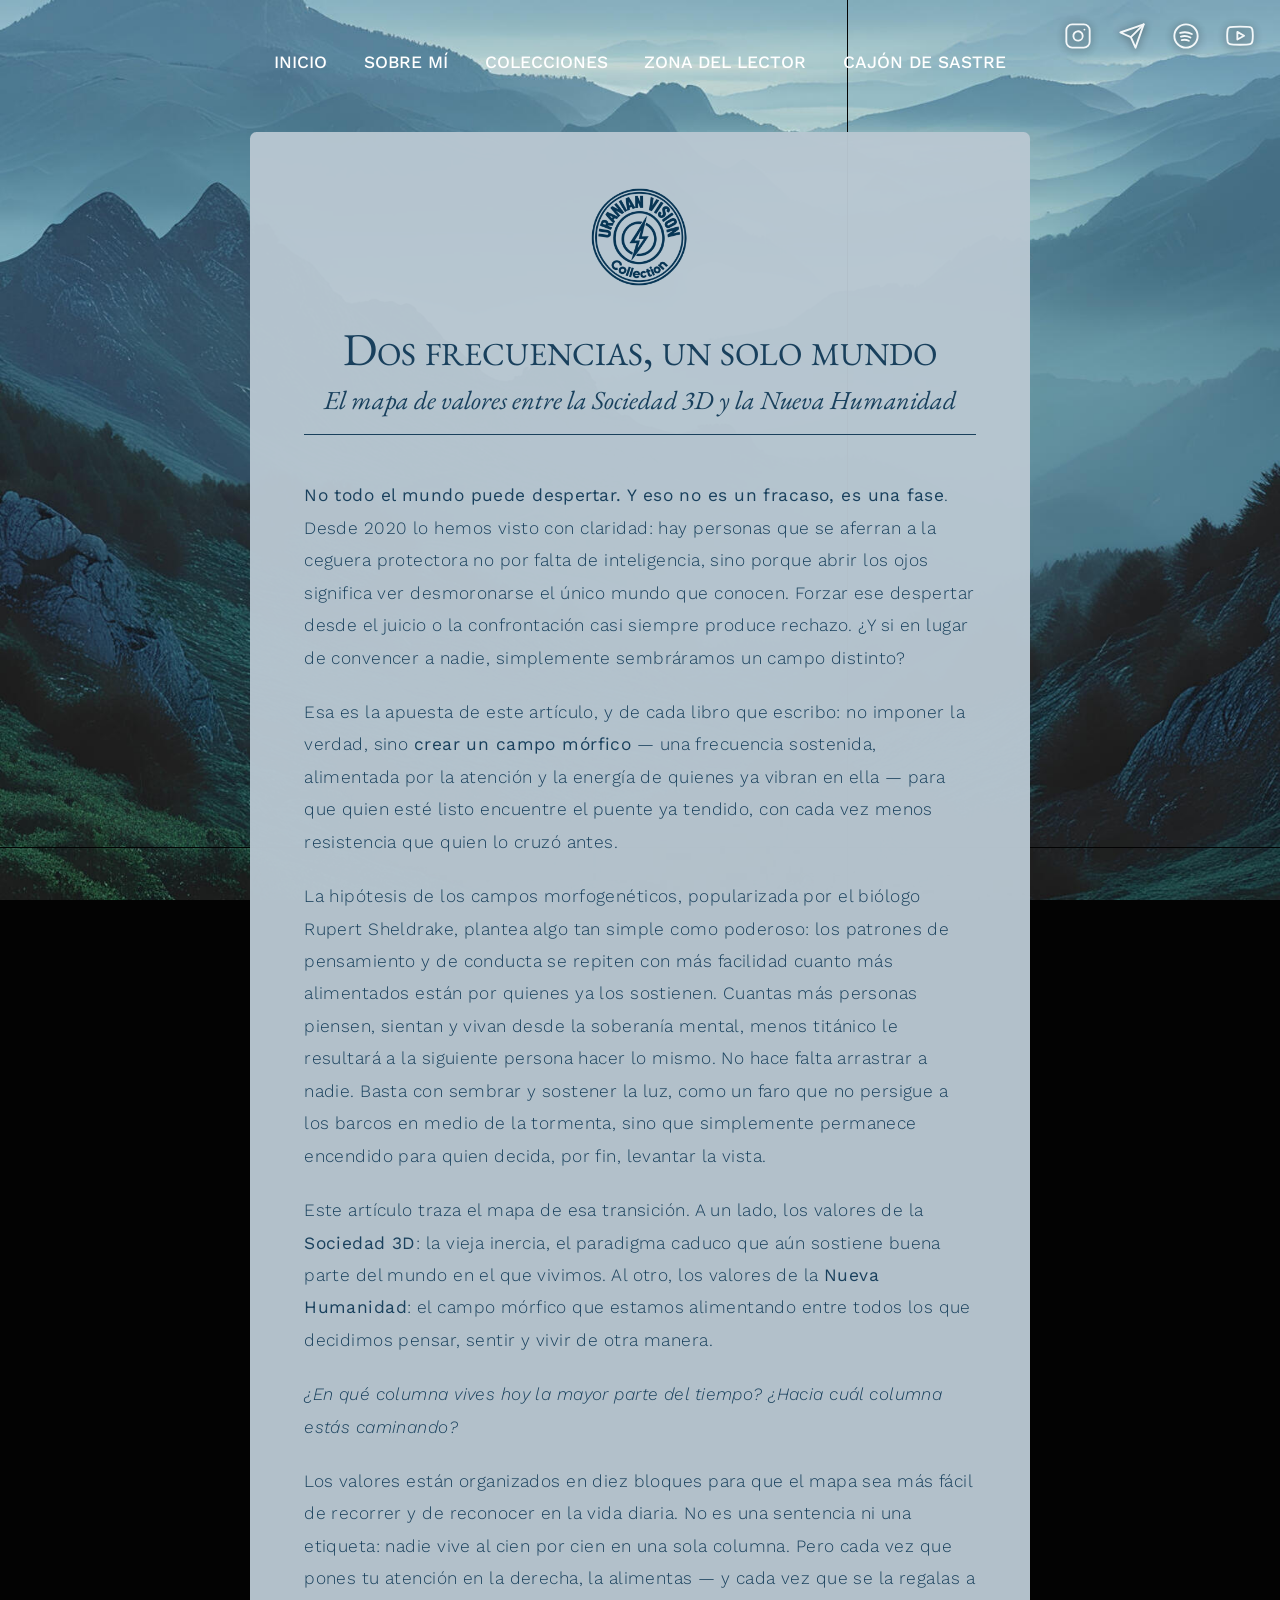
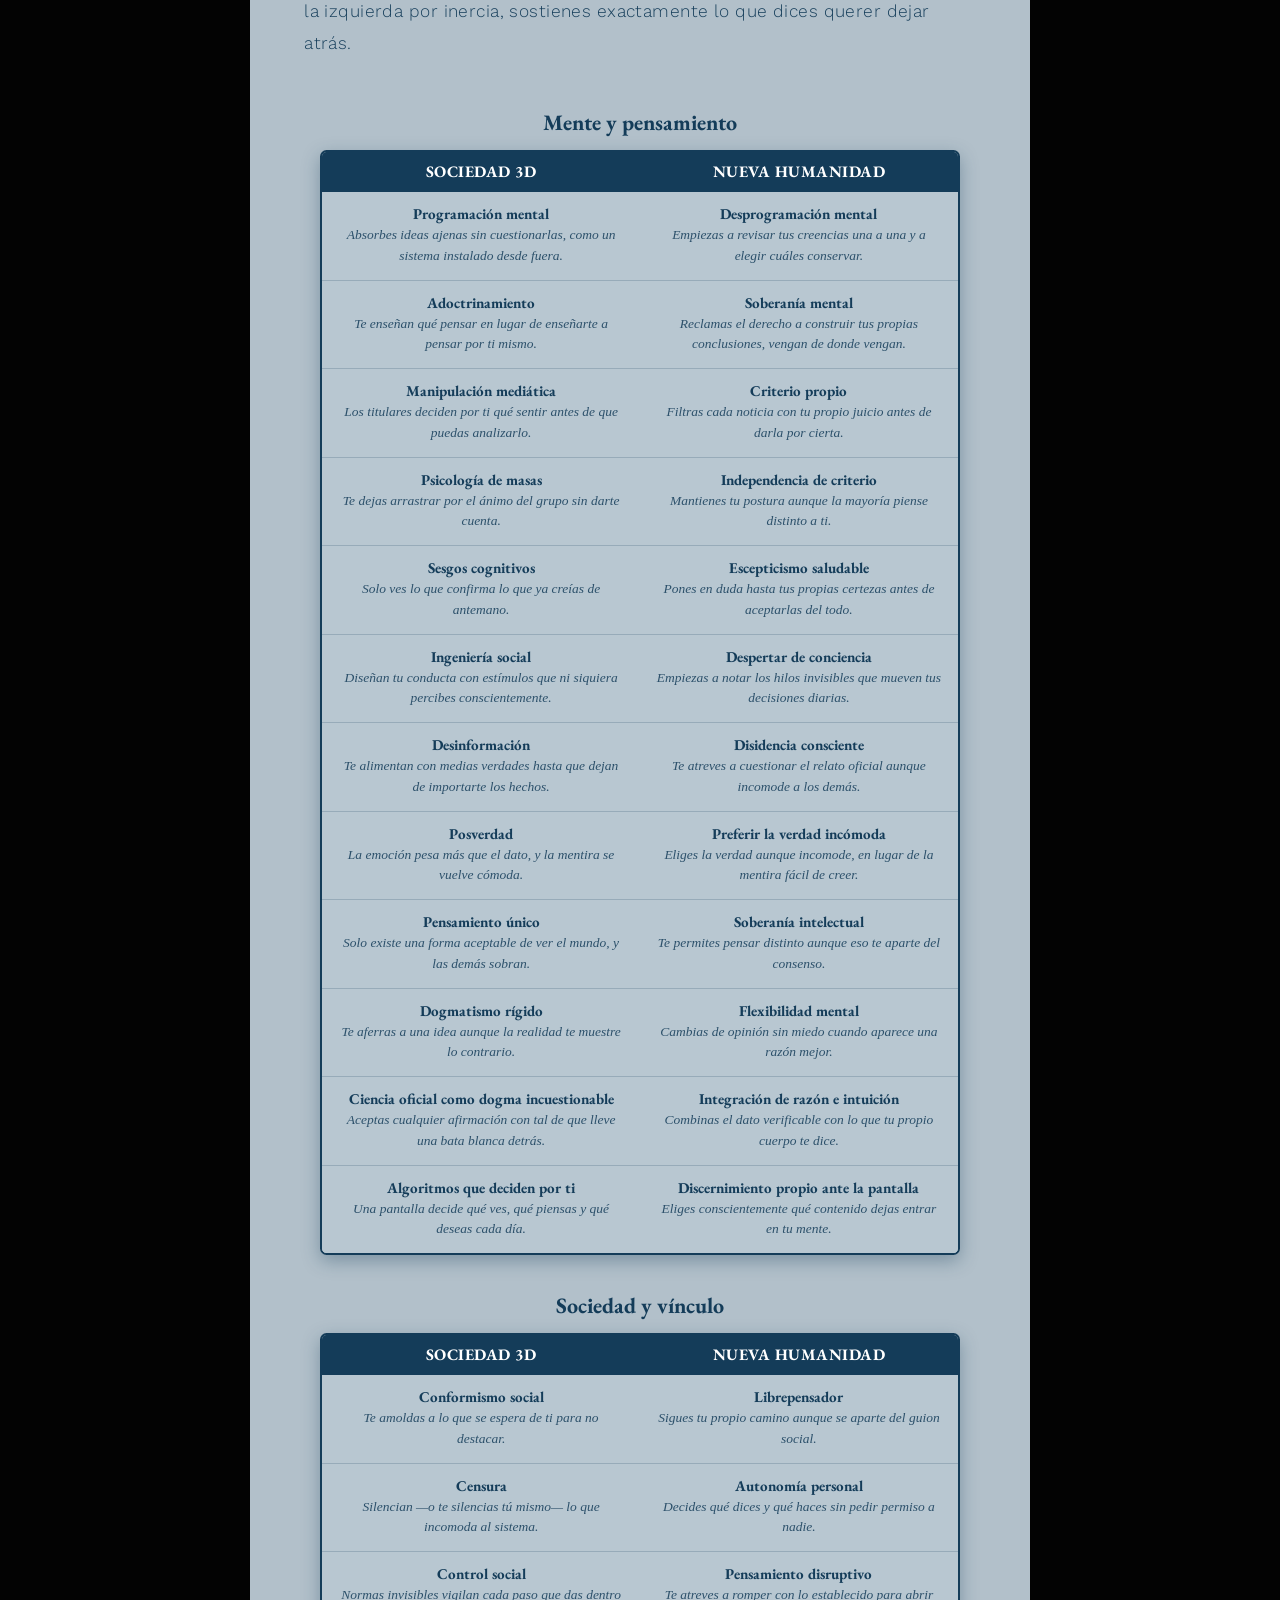
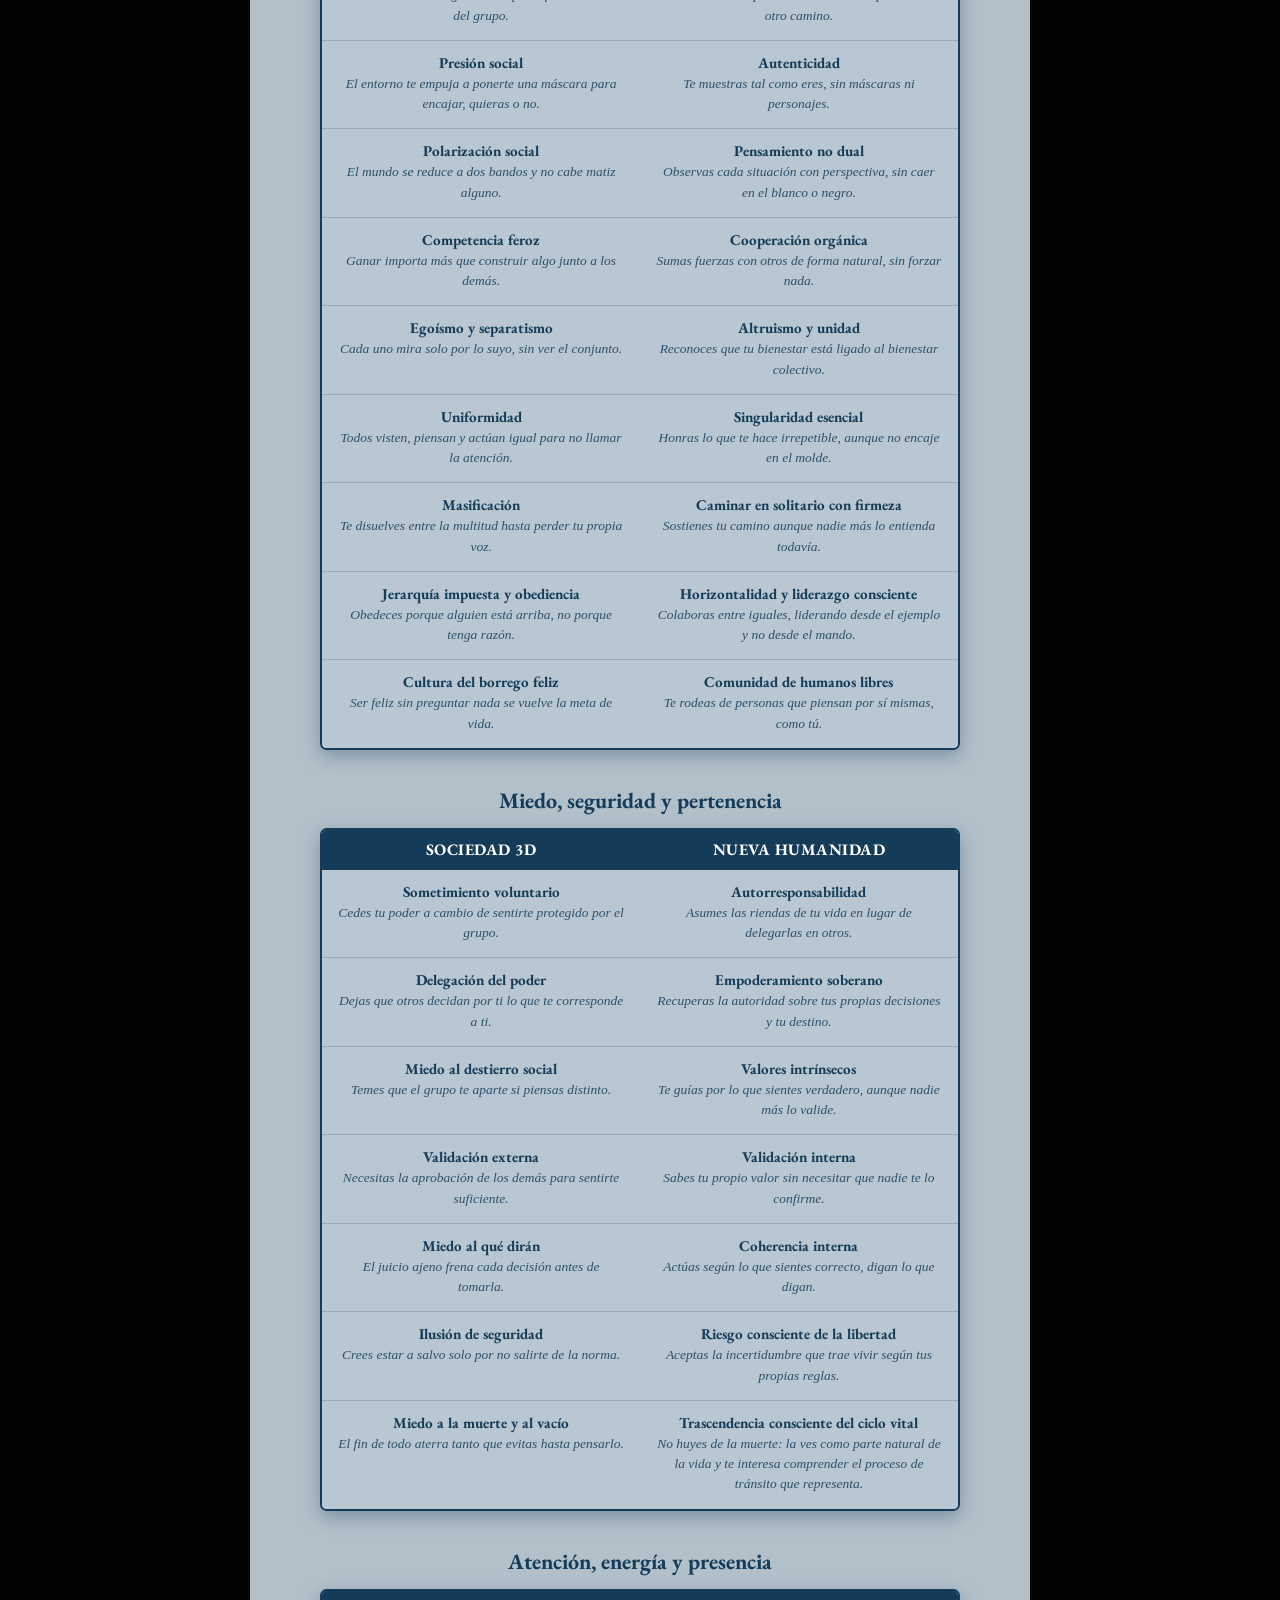
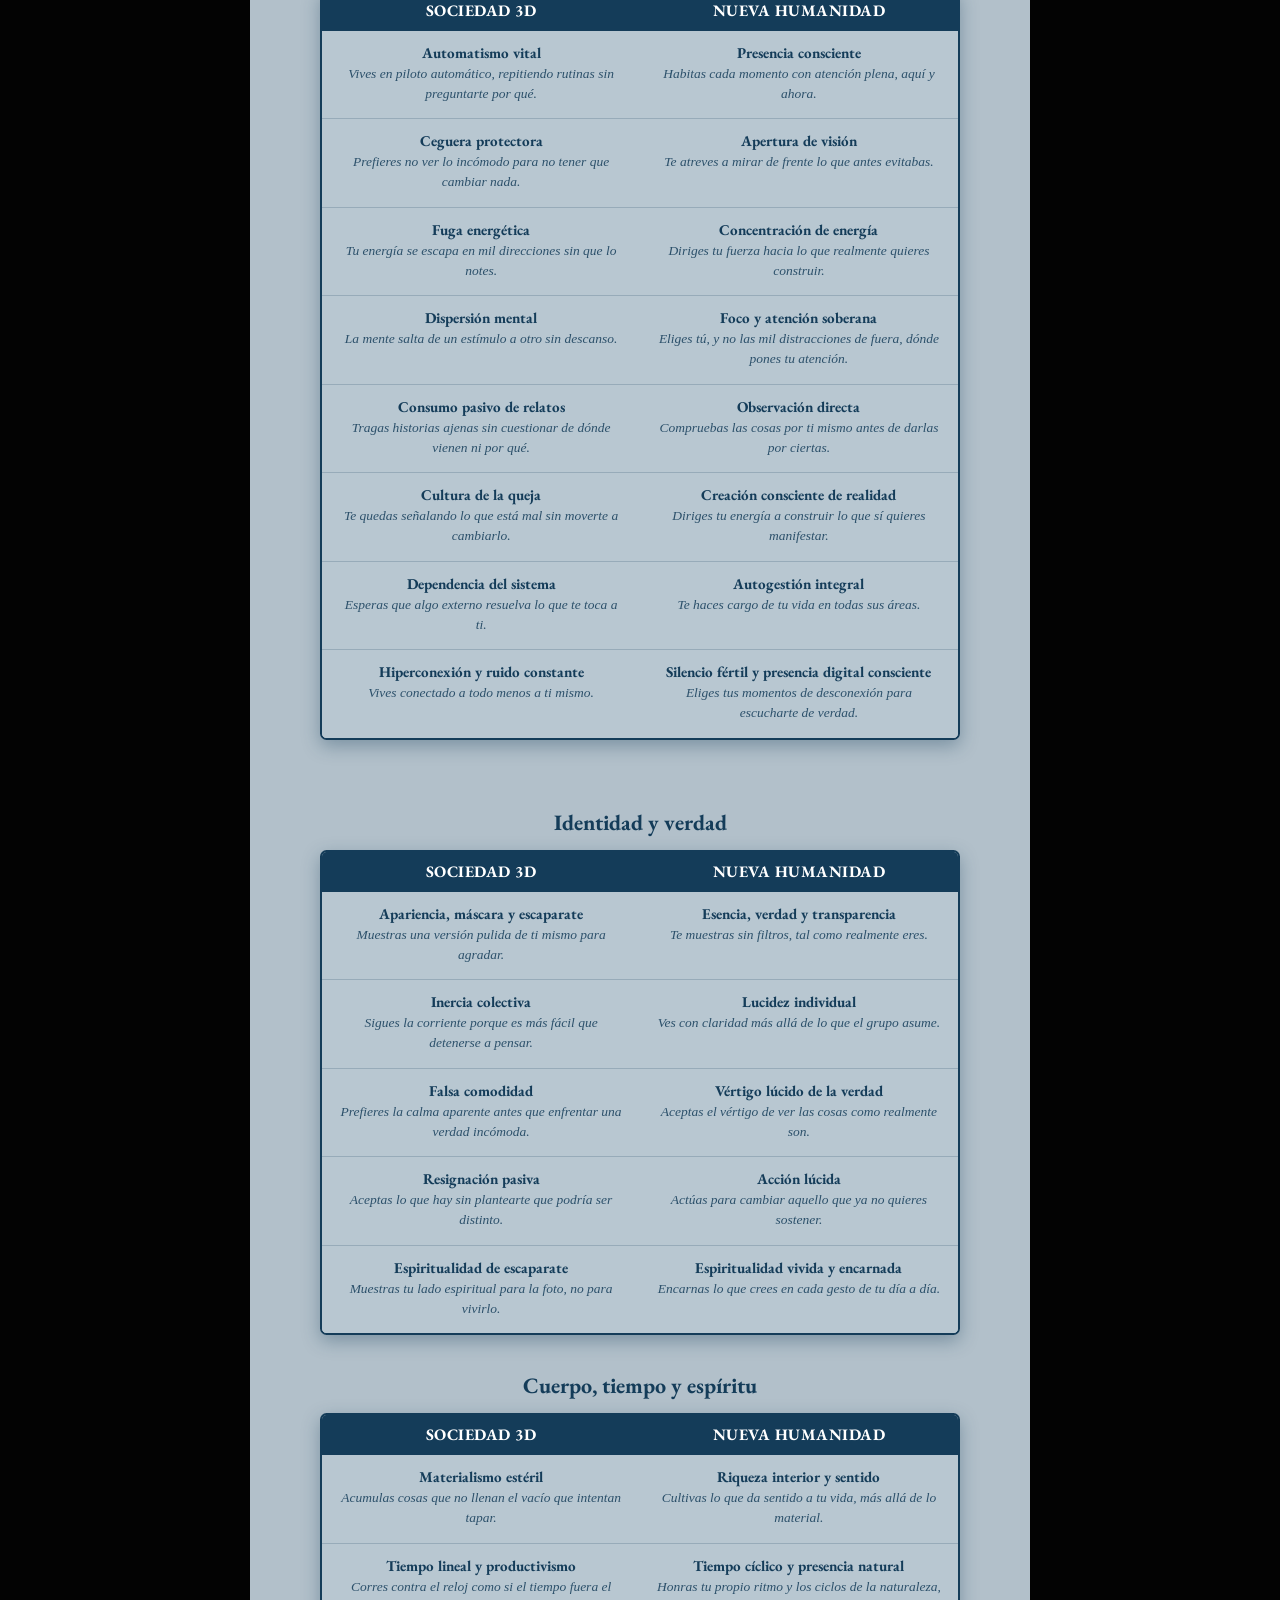
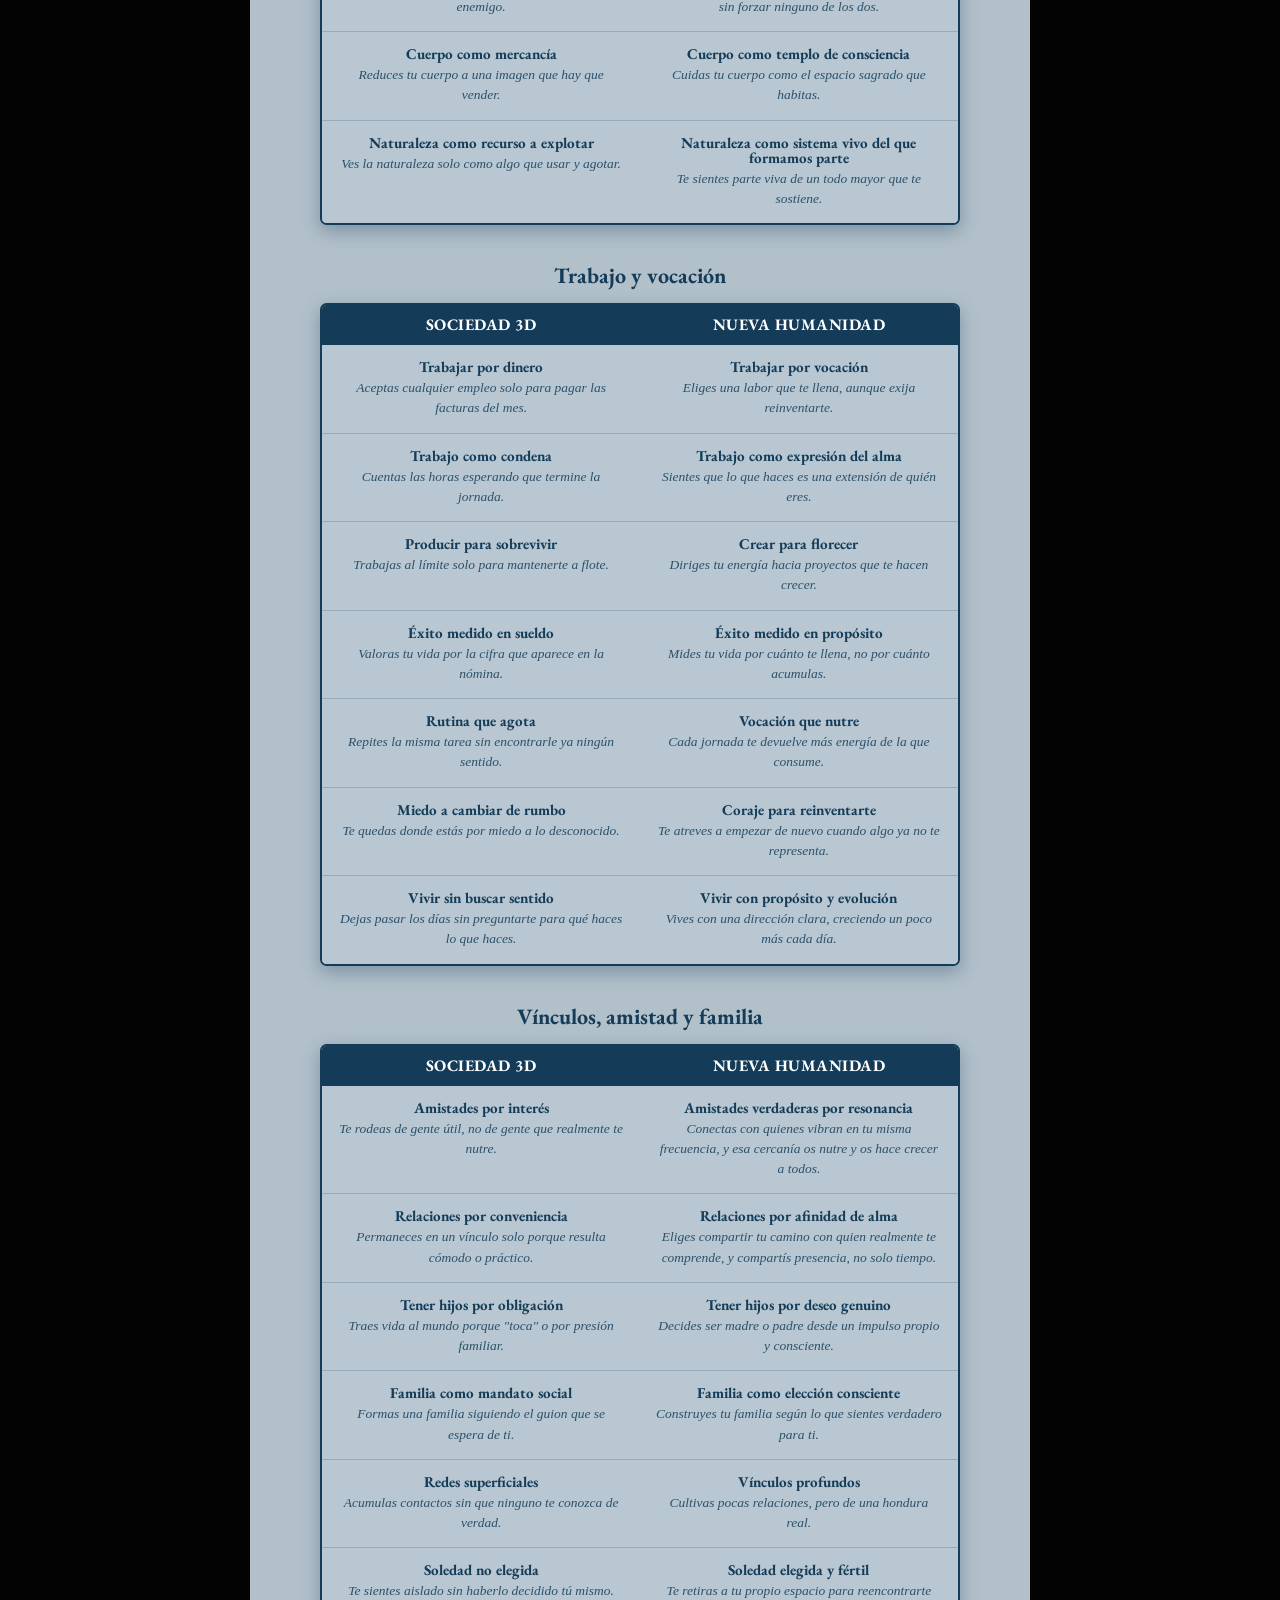
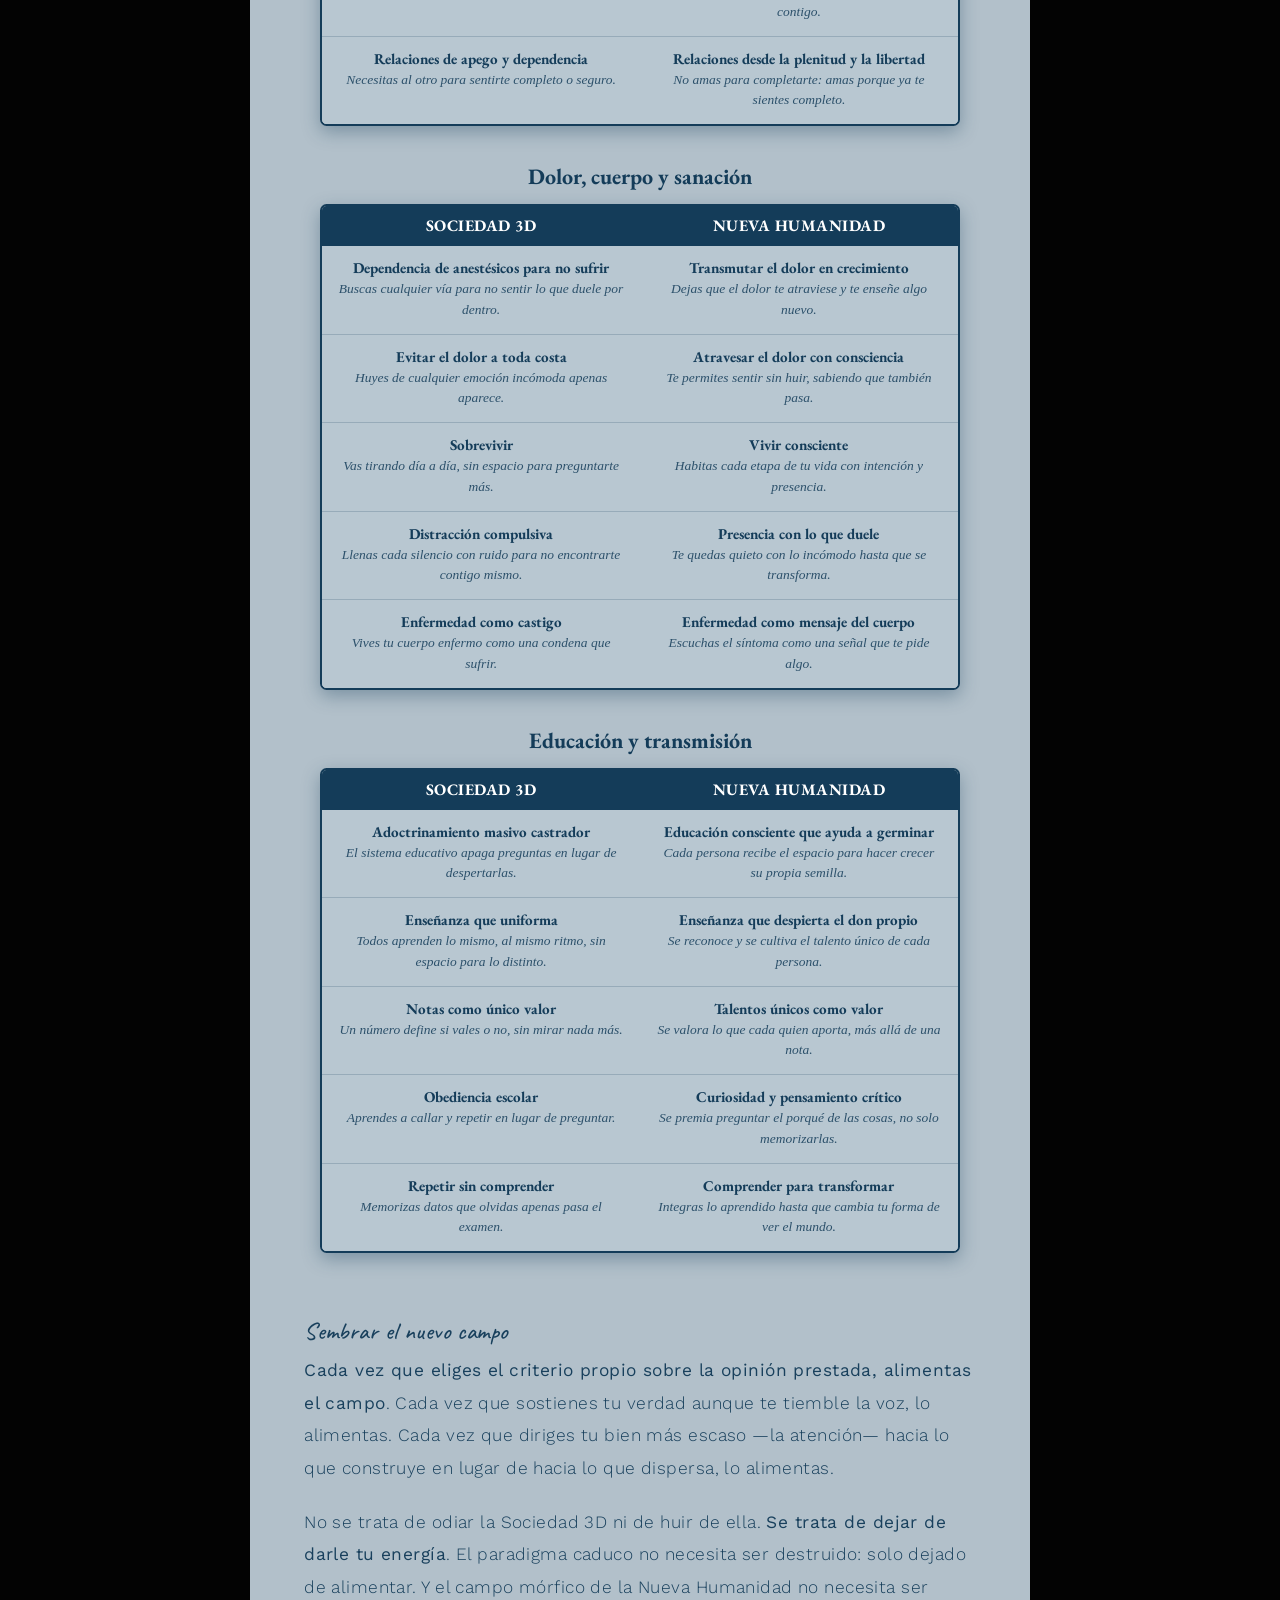
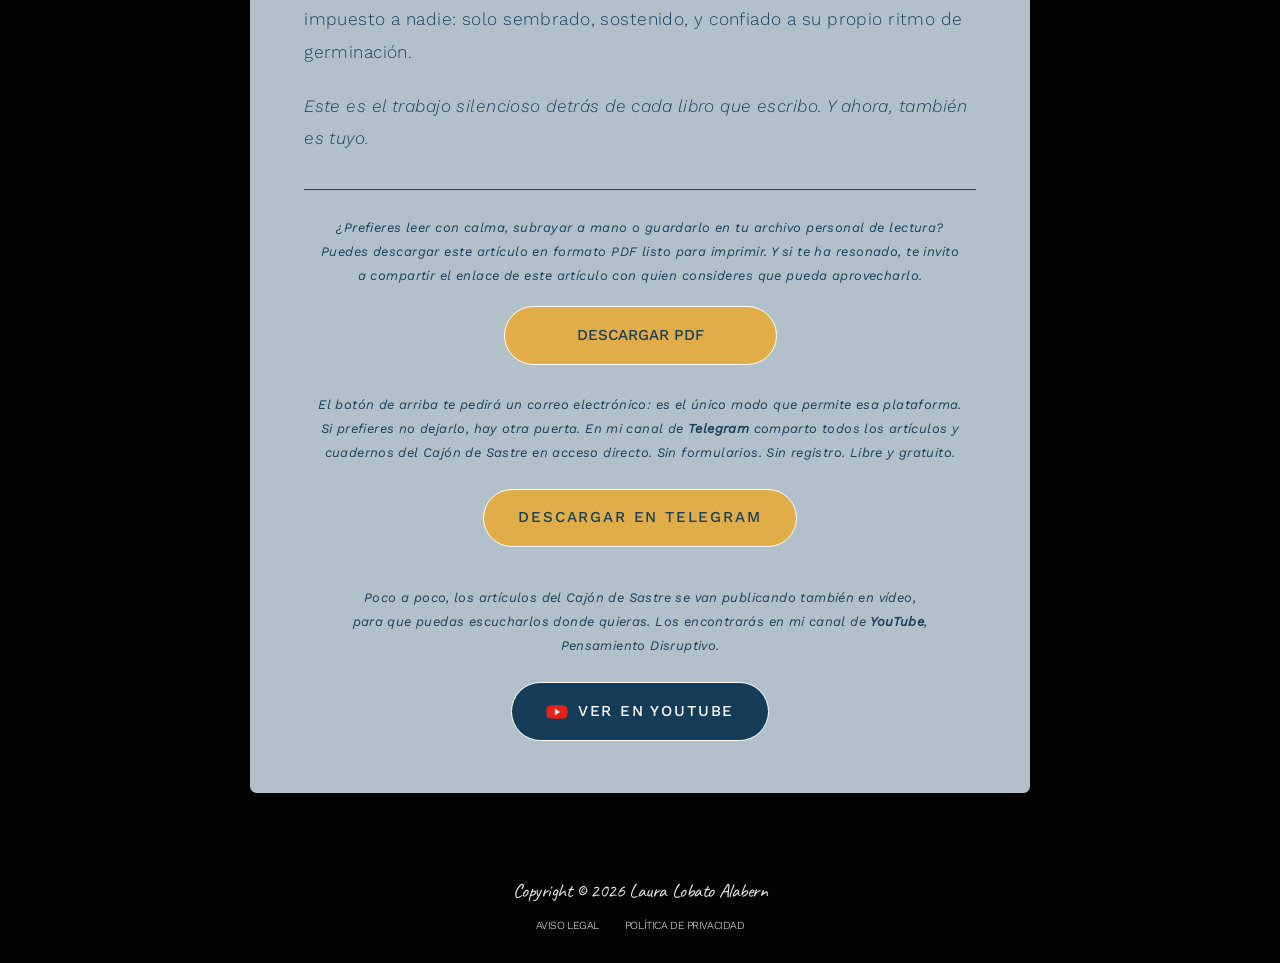
<file: articulos/dos-frecuencias-un-solo-mundo.html>
<!DOCTYPE html>
<html lang="es">
<head>
	<meta charset="utf-8">
	<meta name="viewport" content="width=device-width,initial-scale=1">
	<meta name="color-scheme" content="light only">
	<title>Dos frecuencias, un solo mundo · Cajón de sastre</title>
	<meta name="description" content="La Sociedad 3D tiene sus valores. La Nueva Humanidad también. Este mapa te dice a cuál alimentas hoy.">
	<meta name="author" content="Laura Lobato Alabern">
	<link rel="canonical" href="https://cajonsastre.lauralobatoalabern.com/articulos/dos-frecuencias-un-solo-mundo">
	<meta property="og:type" content="article">
	<meta property="og:locale" content="es_ES">
	<meta property="og:site_name" content="Cajón de sastre · Laura Lobato Alabern">
	<meta property="og:title" content="Dos frecuencias, un solo mundo · Cajón de sastre">
	<meta property="og:description" content="La Sociedad 3D tiene sus valores. La Nueva Humanidad también. Este mapa te dice a cuál alimentas hoy.">
	<meta property="og:url" content="https://cajonsastre.lauralobatoalabern.com/articulos/dos-frecuencias-un-solo-mundo">
	<meta property="og:image" content="https://cajonsastre.lauralobatoalabern.com/imagenes/share.jpg">
	<meta name="twitter:card" content="summary_large_image">
	<link rel="icon" type="image/png" href="../imagenes/favicon.png">
	<link rel="apple-touch-icon" href="../imagenes/apple-touch-icon.png">
	<link rel="stylesheet" href="../estilo.css">
	<script type="application/ld+json">{"@context": "https://schema.org", "@type": "BlogPosting", "headline": "Dos frecuencias, un solo mundo", "description": "La Sociedad 3D tiene sus valores. La Nueva Humanidad también. Este mapa te dice a cuál alimentas hoy.", "inLanguage": "es", "author": {"@type": "Person", "name": "Laura Lobato Alabern", "url": "https://lauralobatoalabern.com/"}, "image": "https://cajonsastre.lauralobatoalabern.com/imagenes/share.jpg", "mainEntityOfPage": "https://cajonsastre.lauralobatoalabern.com/articulos/dos-frecuencias-un-solo-mundo", "datePublished": "2026-09-17"}</script>
</head>
<body class="es-articulo">
<nav class="redes-arriba" aria-label="Redes"><a href="https://www.instagram.com/uranianvisioncollection" target="_blank" rel="noopener noreferrer" aria-label="Instagram" title="Instagram"><svg viewBox="0 0 24 24" stroke-width="1.6" stroke-linecap="round" stroke-linejoin="round" aria-hidden="true"><rect x="2" y="2" width="20" height="20" rx="5" ry="5"></rect><path d="M16 11.37a4 4 0 1 1-7.914 1.174A4 4 0 0 1 16 11.37z"></path><line x1="17.5" y1="6.5" x2="17.5" y2="6.5"></line></svg></a><a href="https://t.me/pensamientodisruptivo" target="_blank" rel="noopener noreferrer" aria-label="Telegram" title="Telegram"><svg viewBox="0 0 24 24" stroke-width="1.6" stroke-linecap="round" stroke-linejoin="round" aria-hidden="true"><line x1="22" y1="2" x2="11" y2="13"></line><polygon points="22 2 15 22 11 13 2 9 22 2"></polygon></svg></a><a href="https://open.spotify.com/author/2XJarpO1DptcM6ioV4V4YG" target="_blank" rel="noopener noreferrer" aria-label="Spotify" title="Spotify"><svg viewBox="0 0 24 24" stroke-width="1.6" stroke-linecap="round" stroke-linejoin="round" aria-hidden="true"><circle cx="12" cy="12" r="10"></circle><path d="M7 9.4c3.3-1 7-.7 10 .9"></path><path d="M7.6 12.5c2.7-.8 5.7-.5 8.2.8"></path><path d="M8.3 15.5c2.1-.6 4.3-.3 6.1.6"></path></svg></a><a href="https://www.youtube.com/@PensamientoDisruptivoTV" target="_blank" rel="noopener noreferrer" aria-label="YouTube" title="YouTube"><svg viewBox="0 0 24 24" stroke-width="1.6" stroke-linecap="round" stroke-linejoin="round" aria-hidden="true"><path d="M22.54 6.42a2.78 2.78 0 0 0-1.94-2C18.88 4 12 4 12 4s-6.88 0-8.6.46a2.78 2.78 0 0 0-1.94 2A29 29 0 0 0 1 11.75a29 29 0 0 0 .46 5.33A2.78 2.78 0 0 0 3.4 19c1.72.46 8.6.46 8.6.46s6.88 0 8.6-.46a2.78 2.78 0 0 0 1.94-2 29 29 0 0 0 .46-5.25 29 29 0 0 0-.46-5.33z"></path><polygon points="9.75 15.02 15.5 11.75 9.75 8.48 9.75 15.02"></polygon></svg></a></nav>
<a class="saltar" href="#principal">Saltar al contenido</a>
<div class="sitio">
	<div class="contenido">
		<nav aria-label="Menú principal"><ul class="menu"><li><a href="https://lauralobatoalabern.com/">INICIO</a></li><li><a href="https://lauralobatoalabern.com/#sobre-mi">SOBRE MÍ</a></li><li><a href="https://lauralobatoalabern.com/#colecciones">COLECCIONES</a></li><li><a href="https://lauralobatoalabern.com/#zona-lector">ZONA DEL LECTOR</a></li><li><a href="https://cajonsastre.lauralobatoalabern.com/" aria-current="page">CAJÓN DE SASTRE</a></li></ul></nav>
		<main id="principal">
			<article class="panel panel--claro">
				<header>
					<img class="articulo__logo" src="../imagenes/logo-uranian-vision.png" width="368" height="368" alt="Uranian Vision Collection" translate="no">
					<h1 class="articulo__titulo">Dos frecuencias, un solo mundo</h1>
					<p class="articulo__subtitulo articulo__subtitulo--largo"><em>El mapa de valores entre la Sociedad 3D y la Nueva Humanidad</em></p>
					<hr class="divisor divisor--azul">
				</header>
				<div class="cuerpo">
<p style="--aire:2.585" class="entradilla"><strong>No todo el mundo puede despertar. Y eso no es un fracaso, es una fase</strong>. Desde 2020 lo hemos visto con claridad: hay personas que se aferran a la ceguera protectora no por falta de inteligencia, sino porque abrir los ojos significa ver desmoronarse el único mundo que conocen. Forzar ese despertar desde el juicio o la confrontación casi siempre produce rechazo. ¿Y si en lugar de convencer a nadie, simplemente sembráramos un campo distinto?</p>
<p class="nuevo">Esa es la apuesta de este artículo, y de cada libro que escribo: no imponer la verdad, sino <strong>crear un campo mórfico</strong> — una frecuencia sostenida, alimentada por la atención y la energía de quienes ya vibran en ella — para que quien esté listo encuentre el puente ya tendido, con cada vez menos resistencia que quien lo cruzó antes.</p>
<p class="nuevo">La hipótesis de los campos morfogenéticos, popularizada por el biólogo Rupert Sheldrake, plantea algo tan simple como poderoso: los patrones de pensamiento y de conducta se repiten con más facilidad cuanto más alimentados están por quienes ya los sostienen. Cuantas más personas piensen, sientan y vivan desde la soberanía mental, menos titánico le resultará a la siguiente persona hacer lo mismo. No hace falta arrastrar a nadie. Basta con sembrar y sostener la luz, como un faro que no persigue a los barcos en medio de la tormenta, sino que simplemente permanece encendido para quien decida, por fin, levantar la vista.</p>
<p class="nuevo">Este artículo traza el mapa de esa transición. A un lado, los valores de la <strong>Sociedad 3D</strong>: la vieja inercia, el paradigma caduco que aún sostiene buena parte del mundo en el que vivimos. Al otro, los valores de la <strong>Nueva Humanidad</strong>: el campo mórfico que estamos alimentando entre todos los que decidimos pensar, sentir y vivir de otra manera.</p>
<p class="nuevo"><em>¿En qué columna vives hoy la mayor parte del tiempo? ¿Hacia cuál columna estás caminando?</em></p>
<p class="nuevo">Los valores están organizados en diez bloques para que el mapa sea más fácil de recorrer y de reconocer en la vida diaria. No es una sentencia ni una etiqueta: nadie vive al cien por cien en una sola columna. Pero cada vez que pones tu atención en la derecha, la alimentas — y cada vez que se la regalas a la izquierda por inercia, sostienes exactamente lo que dices querer dejar atrás.</p>
<div style="--aire:2.125" class="uv-compare-wrap">
<div class="uv-compare-section">
<h2 class="uv-compare-title">Mente y pensamiento</h2>
<table class="uv-compare-table">
<thead>
<tr><th>Sociedad 3D</th><th>Nueva Humanidad</th></tr>
</thead>
<tbody>
<tr>
<td data-columna="Sociedad 3D"><strong>Programación mental</strong><em>Absorbes ideas ajenas sin cuestionarlas, como un sistema instalado desde fuera.</em></td>
<td data-columna="Nueva Humanidad"><strong>Desprogramación mental</strong><em>Empiezas a revisar tus creencias una a una y a elegir cuáles conservar.</em></td>
</tr>
<tr>
<td data-columna="Sociedad 3D"><strong>Adoctrinamiento</strong><em>Te enseñan qué pensar en lugar de enseñarte a pensar por ti mismo.</em></td>
<td data-columna="Nueva Humanidad"><strong>Soberanía mental</strong><em>Reclamas el derecho a construir tus propias conclusiones, vengan de donde vengan.</em></td>
</tr>
<tr>
<td data-columna="Sociedad 3D"><strong>Manipulación mediática</strong><em>Los titulares deciden por ti qué sentir antes de que puedas analizarlo.</em></td>
<td data-columna="Nueva Humanidad"><strong>Criterio propio</strong><em>Filtras cada noticia con tu propio juicio antes de darla por cierta.</em></td>
</tr>
<tr>
<td data-columna="Sociedad 3D"><strong>Psicología de masas</strong><em>Te dejas arrastrar por el ánimo del grupo sin darte cuenta.</em></td>
<td data-columna="Nueva Humanidad"><strong>Independencia de criterio</strong><em>Mantienes tu postura aunque la mayoría piense distinto a ti.</em></td>
</tr>
<tr>
<td data-columna="Sociedad 3D"><strong>Sesgos cognitivos</strong><em>Solo ves lo que confirma lo que ya creías de antemano.</em></td>
<td data-columna="Nueva Humanidad"><strong>Escepticismo saludable</strong><em>Pones en duda hasta tus propias certezas antes de aceptarlas del todo.</em></td>
</tr>
<tr>
<td data-columna="Sociedad 3D"><strong>Ingeniería social</strong><em>Diseñan tu conducta con estímulos que ni siquiera percibes conscientemente.</em></td>
<td data-columna="Nueva Humanidad"><strong>Despertar de conciencia</strong><em>Empiezas a notar los hilos invisibles que mueven tus decisiones diarias.</em></td>
</tr>
<tr>
<td data-columna="Sociedad 3D"><strong>Desinformación</strong><em>Te alimentan con medias verdades hasta que dejan de importarte los hechos.</em></td>
<td data-columna="Nueva Humanidad"><strong>Disidencia consciente</strong><em>Te atreves a cuestionar el relato oficial aunque incomode a los demás.</em></td>
</tr>
<tr>
<td data-columna="Sociedad 3D"><strong>Posverdad</strong><em>La emoción pesa más que el dato, y la mentira se vuelve cómoda.</em></td>
<td data-columna="Nueva Humanidad"><strong>Preferir la verdad incómoda</strong><em>Eliges la verdad aunque incomode, en lugar de la mentira fácil de creer.</em></td>
</tr>
<tr>
<td data-columna="Sociedad 3D"><strong>Pensamiento único</strong><em>Solo existe una forma aceptable de ver el mundo, y las demás sobran.</em></td>
<td data-columna="Nueva Humanidad"><strong>Soberanía intelectual</strong><em>Te permites pensar distinto aunque eso te aparte del consenso.</em></td>
</tr>
<tr>
<td data-columna="Sociedad 3D"><strong>Dogmatismo rígido</strong><em>Te aferras a una idea aunque la realidad te muestre lo contrario.</em></td>
<td data-columna="Nueva Humanidad"><strong>Flexibilidad mental</strong><em>Cambias de opinión sin miedo cuando aparece una razón mejor.</em></td>
</tr>
<tr>
<td data-columna="Sociedad 3D"><strong>Ciencia oficial como dogma incuestionable</strong><em>Aceptas cualquier afirmación con tal de que lleve una bata blanca detrás.</em></td>
<td data-columna="Nueva Humanidad"><strong>Integración de razón e intuición</strong><em>Combinas el dato verificable con lo que tu propio cuerpo te dice.</em></td>
</tr>
<tr>
<td data-columna="Sociedad 3D"><strong>Algoritmos que deciden por ti</strong><em>Una pantalla decide qué ves, qué piensas y qué deseas cada día.</em></td>
<td data-columna="Nueva Humanidad"><strong>Discernimiento propio ante la pantalla</strong><em>Eliges conscientemente qué contenido dejas entrar en tu mente.</em></td>
</tr>
</tbody>
</table>
</div>
<div class="uv-compare-section">
<h2 class="uv-compare-title">Sociedad y vínculo</h2>
<table class="uv-compare-table">
<thead>
<tr><th>Sociedad 3D</th><th>Nueva Humanidad</th></tr>
</thead>
<tbody>
<tr>
<td data-columna="Sociedad 3D"><strong>Conformismo social</strong><em>Te amoldas a lo que se espera de ti para no destacar.</em></td>
<td data-columna="Nueva Humanidad"><strong>Librepensador</strong><em>Sigues tu propio camino aunque se aparte del guion social.</em></td>
</tr>
<tr>
<td data-columna="Sociedad 3D"><strong>Censura</strong><em>Silencian —o te silencias tú mismo— lo que incomoda al sistema.</em></td>
<td data-columna="Nueva Humanidad"><strong>Autonomía personal</strong><em>Decides qué dices y qué haces sin pedir permiso a nadie.</em></td>
</tr>
<tr>
<td data-columna="Sociedad 3D"><strong>Control social</strong><em>Normas invisibles vigilan cada paso que das dentro del grupo.</em></td>
<td data-columna="Nueva Humanidad"><strong>Pensamiento disruptivo</strong><em>Te atreves a romper con lo establecido para abrir otro camino.</em></td>
</tr>
<tr>
<td data-columna="Sociedad 3D"><strong>Presión social</strong><em>El entorno te empuja a ponerte una máscara para encajar, quieras o no.</em></td>
<td data-columna="Nueva Humanidad"><strong>Autenticidad</strong><em>Te muestras tal como eres, sin máscaras ni personajes.</em></td>
</tr>
<tr>
<td data-columna="Sociedad 3D"><strong>Polarización social</strong><em>El mundo se reduce a dos bandos y no cabe matiz alguno.</em></td>
<td data-columna="Nueva Humanidad"><strong>Pensamiento no dual</strong><em>Observas cada situación con perspectiva, sin caer en el blanco o negro.</em></td>
</tr>
<tr>
<td data-columna="Sociedad 3D"><strong>Competencia feroz</strong><em>Ganar importa más que construir algo junto a los demás.</em></td>
<td data-columna="Nueva Humanidad"><strong>Cooperación orgánica</strong><em>Sumas fuerzas con otros de forma natural, sin forzar nada.</em></td>
</tr>
<tr>
<td data-columna="Sociedad 3D"><strong>Egoísmo y separatismo</strong><em>Cada uno mira solo por lo suyo, sin ver el conjunto.</em></td>
<td data-columna="Nueva Humanidad"><strong>Altruismo y unidad</strong><em>Reconoces que tu bienestar está ligado al bienestar colectivo.</em></td>
</tr>
<tr>
<td data-columna="Sociedad 3D"><strong>Uniformidad</strong><em>Todos visten, piensan y actúan igual para no llamar la atención.</em></td>
<td data-columna="Nueva Humanidad"><strong>Singularidad esencial</strong><em>Honras lo que te hace irrepetible, aunque no encaje en el molde.</em></td>
</tr>
<tr>
<td data-columna="Sociedad 3D"><strong>Masificación</strong><em>Te disuelves entre la multitud hasta perder tu propia voz.</em></td>
<td data-columna="Nueva Humanidad"><strong>Caminar en solitario con firmeza</strong><em>Sostienes tu camino aunque nadie más lo entienda todavía.</em></td>
</tr>
<tr>
<td data-columna="Sociedad 3D"><strong>Jerarquía impuesta y obediencia</strong><em>Obedeces porque alguien está arriba, no porque tenga razón.</em></td>
<td data-columna="Nueva Humanidad"><strong>Horizontalidad y liderazgo consciente</strong><em>Colaboras entre iguales, liderando desde el ejemplo y no desde el mando.</em></td>
</tr>
<tr>
<td data-columna="Sociedad 3D"><strong>Cultura del borrego feliz</strong><em>Ser feliz sin preguntar nada se vuelve la meta de vida.</em></td>
<td data-columna="Nueva Humanidad"><strong>Comunidad de humanos libres</strong><em>Te rodeas de personas que piensan por sí mismas, como tú.</em></td>
</tr>
</tbody>
</table>
</div>
<div class="uv-compare-section">
<h2 class="uv-compare-title">Miedo, seguridad y pertenencia</h2>
<table class="uv-compare-table">
<thead>
<tr><th>Sociedad 3D</th><th>Nueva Humanidad</th></tr>
</thead>
<tbody>
<tr>
<td data-columna="Sociedad 3D"><strong>Sometimiento voluntario</strong><em>Cedes tu poder a cambio de sentirte protegido por el grupo.</em></td>
<td data-columna="Nueva Humanidad"><strong>Autorresponsabilidad</strong><em>Asumes las riendas de tu vida en lugar de delegarlas en otros.</em></td>
</tr>
<tr>
<td data-columna="Sociedad 3D"><strong>Delegación del poder</strong><em>Dejas que otros decidan por ti lo que te corresponde a ti.</em></td>
<td data-columna="Nueva Humanidad"><strong>Empoderamiento soberano</strong><em>Recuperas la autoridad sobre tus propias decisiones y tu destino.</em></td>
</tr>
<tr>
<td data-columna="Sociedad 3D"><strong>Miedo al destierro social</strong><em>Temes que el grupo te aparte si piensas distinto.</em></td>
<td data-columna="Nueva Humanidad"><strong>Valores intrínsecos</strong><em>Te guías por lo que sientes verdadero, aunque nadie más lo valide.</em></td>
</tr>
<tr>
<td data-columna="Sociedad 3D"><strong>Validación externa</strong><em>Necesitas la aprobación de los demás para sentirte suficiente.</em></td>
<td data-columna="Nueva Humanidad"><strong>Validación interna</strong><em>Sabes tu propio valor sin necesitar que nadie te lo confirme.</em></td>
</tr>
<tr>
<td data-columna="Sociedad 3D"><strong>Miedo al qué dirán</strong><em>El juicio ajeno frena cada decisión antes de tomarla.</em></td>
<td data-columna="Nueva Humanidad"><strong>Coherencia interna</strong><em>Actúas según lo que sientes correcto, digan lo que digan.</em></td>
</tr>
<tr>
<td data-columna="Sociedad 3D"><strong>Ilusión de seguridad</strong><em>Crees estar a salvo solo por no salirte de la norma.</em></td>
<td data-columna="Nueva Humanidad"><strong>Riesgo consciente de la libertad</strong><em>Aceptas la incertidumbre que trae vivir según tus propias reglas.</em></td>
</tr>
<tr>
<td data-columna="Sociedad 3D"><strong>Miedo a la muerte y al vacío</strong><em>El fin de todo aterra tanto que evitas hasta pensarlo.</em></td>
<td data-columna="Nueva Humanidad"><strong>Trascendencia consciente del ciclo vital</strong><em>No huyes de la muerte: la ves como parte natural de la vida y te interesa comprender el proceso de tránsito que representa.</em></td>
</tr>
</tbody>
</table>
</div>
<div class="uv-compare-section">
<h2 class="uv-compare-title">Atención, energía y presencia</h2>
<table class="uv-compare-table">
<thead>
<tr><th>Sociedad 3D</th><th>Nueva Humanidad</th></tr>
</thead>
<tbody>
<tr>
<td data-columna="Sociedad 3D"><strong>Automatismo vital</strong><em>Vives en piloto automático, repitiendo rutinas sin preguntarte por qué.</em></td>
<td data-columna="Nueva Humanidad"><strong>Presencia consciente</strong><em>Habitas cada momento con atención plena, aquí y ahora.</em></td>
</tr>
<tr>
<td data-columna="Sociedad 3D"><strong>Ceguera protectora</strong><em>Prefieres no ver lo incómodo para no tener que cambiar nada.</em></td>
<td data-columna="Nueva Humanidad"><strong>Apertura de visión</strong><em>Te atreves a mirar de frente lo que antes evitabas.</em></td>
</tr>
<tr>
<td data-columna="Sociedad 3D"><strong>Fuga energética</strong><em>Tu energía se escapa en mil direcciones sin que lo notes.</em></td>
<td data-columna="Nueva Humanidad"><strong>Concentración de energía</strong><em>Diriges tu fuerza hacia lo que realmente quieres construir.</em></td>
</tr>
<tr>
<td data-columna="Sociedad 3D"><strong>Dispersión mental</strong><em>La mente salta de un estímulo a otro sin descanso.</em></td>
<td data-columna="Nueva Humanidad"><strong>Foco y atención soberana</strong><em>Eliges tú, y no las mil distracciones de fuera, dónde pones tu atención.</em></td>
</tr>
<tr>
<td data-columna="Sociedad 3D"><strong>Consumo pasivo de relatos</strong><em>Tragas historias ajenas sin cuestionar de dónde vienen ni por qué.</em></td>
<td data-columna="Nueva Humanidad"><strong>Observación directa</strong><em>Compruebas las cosas por ti mismo antes de darlas por ciertas.</em></td>
</tr>
<tr>
<td data-columna="Sociedad 3D"><strong>Cultura de la queja</strong><em>Te quedas señalando lo que está mal sin moverte a cambiarlo.</em></td>
<td data-columna="Nueva Humanidad"><strong>Creación consciente de realidad</strong><em>Diriges tu energía a construir lo que sí quieres manifestar.</em></td>
</tr>
<tr>
<td data-columna="Sociedad 3D"><strong>Dependencia del sistema</strong><em>Esperas que algo externo resuelva lo que te toca a ti.</em></td>
<td data-columna="Nueva Humanidad"><strong>Autogestión integral</strong><em>Te haces cargo de tu vida en todas sus áreas.</em></td>
</tr>
<tr>
<td data-columna="Sociedad 3D"><strong>Hiperconexión y ruido constante</strong><em>Vives conectado a todo menos a ti mismo.</em></td>
<td data-columna="Nueva Humanidad"><strong>Silencio fértil y presencia digital consciente</strong><em>Eliges tus momentos de desconexión para escucharte de verdad.</em></td>
</tr>
</tbody>
</table>
</div>
</div>
<div style="--aire:0.000" class="uv-compare-wrap">
<div class="uv-compare-section">
<h2 class="uv-compare-title">Identidad y verdad</h2>
<table class="uv-compare-table">
<thead>
<tr><th>Sociedad 3D</th><th>Nueva Humanidad</th></tr>
</thead>
<tbody>
<tr>
<td data-columna="Sociedad 3D"><strong>Apariencia, máscara y escaparate</strong><em>Muestras una versión pulida de ti mismo para agradar.</em></td>
<td data-columna="Nueva Humanidad"><strong>Esencia, verdad y transparencia</strong><em>Te muestras sin filtros, tal como realmente eres.</em></td>
</tr>
<tr>
<td data-columna="Sociedad 3D"><strong>Inercia colectiva</strong><em>Sigues la corriente porque es más fácil que detenerse a pensar.</em></td>
<td data-columna="Nueva Humanidad"><strong>Lucidez individual</strong><em>Ves con claridad más allá de lo que el grupo asume.</em></td>
</tr>
<tr>
<td data-columna="Sociedad 3D"><strong>Falsa comodidad</strong><em>Prefieres la calma aparente antes que enfrentar una verdad incómoda.</em></td>
<td data-columna="Nueva Humanidad"><strong>Vértigo lúcido de la verdad</strong><em>Aceptas el vértigo de ver las cosas como realmente son.</em></td>
</tr>
<tr>
<td data-columna="Sociedad 3D"><strong>Resignación pasiva</strong><em>Aceptas lo que hay sin plantearte que podría ser distinto.</em></td>
<td data-columna="Nueva Humanidad"><strong>Acción lúcida</strong><em>Actúas para cambiar aquello que ya no quieres sostener.</em></td>
</tr>
<tr>
<td data-columna="Sociedad 3D"><strong>Espiritualidad de escaparate</strong><em>Muestras tu lado espiritual para la foto, no para vivirlo.</em></td>
<td data-columna="Nueva Humanidad"><strong>Espiritualidad vivida y encarnada</strong><em>Encarnas lo que crees en cada gesto de tu día a día.</em></td>
</tr>
</tbody>
</table>
</div>
<div class="uv-compare-section">
<h2 class="uv-compare-title">Cuerpo, tiempo y espíritu</h2>
<table class="uv-compare-table">
<thead>
<tr><th>Sociedad 3D</th><th>Nueva Humanidad</th></tr>
</thead>
<tbody>
<tr>
<td data-columna="Sociedad 3D"><strong>Materialismo estéril</strong><em>Acumulas cosas que no llenan el vacío que intentan tapar.</em></td>
<td data-columna="Nueva Humanidad"><strong>Riqueza interior y sentido</strong><em>Cultivas lo que da sentido a tu vida, más allá de lo material.</em></td>
</tr>
<tr>
<td data-columna="Sociedad 3D"><strong>Tiempo lineal y productivismo</strong><em>Corres contra el reloj como si el tiempo fuera el enemigo.</em></td>
<td data-columna="Nueva Humanidad"><strong>Tiempo cíclico y presencia natural</strong><em>Honras tu propio ritmo y los ciclos de la naturaleza, sin forzar ninguno de los dos.</em></td>
</tr>
<tr>
<td data-columna="Sociedad 3D"><strong>Cuerpo como mercancía</strong><em>Reduces tu cuerpo a una imagen que hay que vender.</em></td>
<td data-columna="Nueva Humanidad"><strong>Cuerpo como templo de consciencia</strong><em>Cuidas tu cuerpo como el espacio sagrado que habitas.</em></td>
</tr>
<tr>
<td data-columna="Sociedad 3D"><strong>Naturaleza como recurso a explotar</strong><em>Ves la naturaleza solo como algo que usar y agotar.</em></td>
<td data-columna="Nueva Humanidad"><strong>Naturaleza como sistema vivo del que formamos parte</strong><em>Te sientes parte viva de un todo mayor que te sostiene.</em></td>
</tr>
</tbody>
</table>
</div>
<div class="uv-compare-section">
<h2 class="uv-compare-title">Trabajo y vocación</h2>
<table class="uv-compare-table">
<thead>
<tr><th>Sociedad 3D</th><th>Nueva Humanidad</th></tr>
</thead>
<tbody>
<tr>
<td data-columna="Sociedad 3D"><strong>Trabajar por dinero</strong><em>Aceptas cualquier empleo solo para pagar las facturas del mes.</em></td>
<td data-columna="Nueva Humanidad"><strong>Trabajar por vocación</strong><em>Eliges una labor que te llena, aunque exija reinventarte.</em></td>
</tr>
<tr>
<td data-columna="Sociedad 3D"><strong>Trabajo como condena</strong><em>Cuentas las horas esperando que termine la jornada.</em></td>
<td data-columna="Nueva Humanidad"><strong>Trabajo como expresión del alma</strong><em>Sientes que lo que haces es una extensión de quién eres.</em></td>
</tr>
<tr>
<td data-columna="Sociedad 3D"><strong>Producir para sobrevivir</strong><em>Trabajas al límite solo para mantenerte a flote.</em></td>
<td data-columna="Nueva Humanidad"><strong>Crear para florecer</strong><em>Diriges tu energía hacia proyectos que te hacen crecer.</em></td>
</tr>
<tr>
<td data-columna="Sociedad 3D"><strong>Éxito medido en sueldo</strong><em>Valoras tu vida por la cifra que aparece en la nómina.</em></td>
<td data-columna="Nueva Humanidad"><strong>Éxito medido en propósito</strong><em>Mides tu vida por cuánto te llena, no por cuánto acumulas.</em></td>
</tr>
<tr>
<td data-columna="Sociedad 3D"><strong>Rutina que agota</strong><em>Repites la misma tarea sin encontrarle ya ningún sentido.</em></td>
<td data-columna="Nueva Humanidad"><strong>Vocación que nutre</strong><em>Cada jornada te devuelve más energía de la que consume.</em></td>
</tr>
<tr>
<td data-columna="Sociedad 3D"><strong>Miedo a cambiar de rumbo</strong><em>Te quedas donde estás por miedo a lo desconocido.</em></td>
<td data-columna="Nueva Humanidad"><strong>Coraje para reinventarte</strong><em>Te atreves a empezar de nuevo cuando algo ya no te representa.</em></td>
</tr>
<tr>
<td data-columna="Sociedad 3D"><strong>Vivir sin buscar sentido</strong><em>Dejas pasar los días sin preguntarte para qué haces lo que haces.</em></td>
<td data-columna="Nueva Humanidad"><strong>Vivir con propósito y evolución</strong><em>Vives con una dirección clara, creciendo un poco más cada día.</em></td>
</tr>
</tbody>
</table>
</div>
<div class="uv-compare-section">
<h2 class="uv-compare-title">Vínculos, amistad y familia</h2>
<table class="uv-compare-table">
<thead>
<tr><th>Sociedad 3D</th><th>Nueva Humanidad</th></tr>
</thead>
<tbody>
<tr>
<td data-columna="Sociedad 3D"><strong>Amistades por interés</strong><em>Te rodeas de gente útil, no de gente que realmente te nutre.</em></td>
<td data-columna="Nueva Humanidad"><strong>Amistades verdaderas por resonancia</strong><em>Conectas con quienes vibran en tu misma frecuencia, y esa cercanía os nutre y os hace crecer a todos.</em></td>
</tr>
<tr>
<td data-columna="Sociedad 3D"><strong>Relaciones por conveniencia</strong><em>Permaneces en un vínculo solo porque resulta cómodo o práctico.</em></td>
<td data-columna="Nueva Humanidad"><strong>Relaciones por afinidad de alma</strong><em>Eliges compartir tu camino con quien realmente te comprende, y compartís presencia, no solo tiempo.</em></td>
</tr>
<tr>
<td data-columna="Sociedad 3D"><strong>Tener hijos por obligación</strong><em>Traes vida al mundo porque "toca" o por presión familiar.</em></td>
<td data-columna="Nueva Humanidad"><strong>Tener hijos por deseo genuino</strong><em>Decides ser madre o padre desde un impulso propio y consciente.</em></td>
</tr>
<tr>
<td data-columna="Sociedad 3D"><strong>Familia como mandato social</strong><em>Formas una familia siguiendo el guion que se espera de ti.</em></td>
<td data-columna="Nueva Humanidad"><strong>Familia como elección consciente</strong><em>Construyes tu familia según lo que sientes verdadero para ti.</em></td>
</tr>
<tr>
<td data-columna="Sociedad 3D"><strong>Redes superficiales</strong><em>Acumulas contactos sin que ninguno te conozca de verdad.</em></td>
<td data-columna="Nueva Humanidad"><strong>Vínculos profundos</strong><em>Cultivas pocas relaciones, pero de una hondura real.</em></td>
</tr>
<tr>
<td data-columna="Sociedad 3D"><strong>Soledad no elegida</strong><em>Te sientes aislado sin haberlo decidido tú mismo.</em></td>
<td data-columna="Nueva Humanidad"><strong>Soledad elegida y fértil</strong><em>Te retiras a tu propio espacio para reencontrarte contigo.</em></td>
</tr>
<tr>
<td data-columna="Sociedad 3D"><strong>Relaciones de apego y dependencia</strong><em>Necesitas al otro para sentirte completo o seguro.</em></td>
<td data-columna="Nueva Humanidad"><strong>Relaciones desde la plenitud y la libertad</strong><em>No amas para completarte: amas porque ya te sientes completo.</em></td>
</tr>
</tbody>
</table>
</div>
<div class="uv-compare-section">
<h2 class="uv-compare-title">Dolor, cuerpo y sanación</h2>
<table class="uv-compare-table">
<thead>
<tr><th>Sociedad 3D</th><th>Nueva Humanidad</th></tr>
</thead>
<tbody>
<tr>
<td data-columna="Sociedad 3D"><strong>Dependencia de anestésicos para no sufrir</strong><em>Buscas cualquier vía para no sentir lo que duele por dentro.</em></td>
<td data-columna="Nueva Humanidad"><strong>Transmutar el dolor en crecimiento</strong><em>Dejas que el dolor te atraviese y te enseñe algo nuevo.</em></td>
</tr>
<tr>
<td data-columna="Sociedad 3D"><strong>Evitar el dolor a toda costa</strong><em>Huyes de cualquier emoción incómoda apenas aparece.</em></td>
<td data-columna="Nueva Humanidad"><strong>Atravesar el dolor con consciencia</strong><em>Te permites sentir sin huir, sabiendo que también pasa.</em></td>
</tr>
<tr>
<td data-columna="Sociedad 3D"><strong>Sobrevivir</strong><em>Vas tirando día a día, sin espacio para preguntarte más.</em></td>
<td data-columna="Nueva Humanidad"><strong>Vivir consciente</strong><em>Habitas cada etapa de tu vida con intención y presencia.</em></td>
</tr>
<tr>
<td data-columna="Sociedad 3D"><strong>Distracción compulsiva</strong><em>Llenas cada silencio con ruido para no encontrarte contigo mismo.</em></td>
<td data-columna="Nueva Humanidad"><strong>Presencia con lo que duele</strong><em>Te quedas quieto con lo incómodo hasta que se transforma.</em></td>
</tr>
<tr>
<td data-columna="Sociedad 3D"><strong>Enfermedad como castigo</strong><em>Vives tu cuerpo enfermo como una condena que sufrir.</em></td>
<td data-columna="Nueva Humanidad"><strong>Enfermedad como mensaje del cuerpo</strong><em>Escuchas el síntoma como una señal que te pide algo.</em></td>
</tr>
</tbody>
</table>
</div>
<div class="uv-compare-section">
<h2 class="uv-compare-title">Educación y transmisión</h2>
<table class="uv-compare-table">
<thead>
<tr><th>Sociedad 3D</th><th>Nueva Humanidad</th></tr>
</thead>
<tbody>
<tr>
<td data-columna="Sociedad 3D"><strong>Adoctrinamiento masivo castrador</strong><em>El sistema educativo apaga preguntas en lugar de despertarlas.</em></td>
<td data-columna="Nueva Humanidad"><strong>Educación consciente que ayuda a germinar</strong><em>Cada persona recibe el espacio para hacer crecer su propia semilla.</em></td>
</tr>
<tr>
<td data-columna="Sociedad 3D"><strong>Enseñanza que uniforma</strong><em>Todos aprenden lo mismo, al mismo ritmo, sin espacio para lo distinto.</em></td>
<td data-columna="Nueva Humanidad"><strong>Enseñanza que despierta el don propio</strong><em>Se reconoce y se cultiva el talento único de cada persona.</em></td>
</tr>
<tr>
<td data-columna="Sociedad 3D"><strong>Notas como único valor</strong><em>Un número define si vales o no, sin mirar nada más.</em></td>
<td data-columna="Nueva Humanidad"><strong>Talentos únicos como valor</strong><em>Se valora lo que cada quien aporta, más allá de una nota.</em></td>
</tr>
<tr>
<td data-columna="Sociedad 3D"><strong>Obediencia escolar</strong><em>Aprendes a callar y repetir en lugar de preguntar.</em></td>
<td data-columna="Nueva Humanidad"><strong>Curiosidad y pensamiento crítico</strong><em>Se premia preguntar el porqué de las cosas, no solo memorizarlas.</em></td>
</tr>
<tr>
<td data-columna="Sociedad 3D"><strong>Repetir sin comprender</strong><em>Memorizas datos que olvidas apenas pasa el examen.</em></td>
<td data-columna="Nueva Humanidad"><strong>Comprender para transformar</strong><em>Integras lo aprendido hasta que cambia tu forma de ver el mundo.</em></td>
</tr>
</tbody>
</table>
</div>
</div>
<h2 style="--aire:0.000">Sembrar el nuevo campo</h2>
<p style="--aire:0.000"><strong>Cada vez que eliges el criterio propio sobre la opinión prestada, alimentas el campo</strong>. Cada vez que sostienes tu verdad aunque te tiemble la voz, lo alimentas. Cada vez que diriges tu bien más escaso —la atención— hacia lo que construye en lugar de hacia lo que dispersa, lo alimentas.</p>
<p class="nuevo">No se trata de odiar la Sociedad 3D ni de huir de ella. <strong>Se trata de dejar de darle tu energía</strong>. El paradigma caduco no necesita ser destruido: solo dejado de alimentar. Y el campo mórfico de la Nueva Humanidad no necesita ser impuesto a nadie: solo sembrado, sostenido, y confiado a su propio ritmo de germinación.</p>
<p class="nuevo"><em>Este es el trabajo silencioso detrás de cada libro que escribo. Y ahora, también es tuyo.</em></p>
				</div>
				<footer class="descarga" style="--aire:1.959">
					<hr class="divisor divisor--azul">
					<p class="descarga__texto"><em>¿Prefieres leer con calma, subrayar a mano o guardarlo en tu archivo personal de lectura? Puedes descargar este artículo en formato PDF listo para imprimir. Y si te ha resonado, te invito a compartir el enlace de este artículo con quien consideres que pueda aprovecharlo.</em></p>
					<ul class="botones botones--articulo">
						<li><a class="boton-oro boton-oro--articulo" href="https://payhip.com/b/aloRH" rel="noopener">DESCARGAR PDF</a></li>
					</ul>
					<div class="cds-tg-wrap">
						<p class="cds-tg-text">El botón de arriba te pedirá un correo electrónico: es el único modo que permite esa plataforma. Si prefieres no dejarlo, hay otra puerta. En mi canal de <strong>Telegram</strong> comparto todos los artículos y cuadernos del Cajón de Sastre en acceso directo. Sin formularios. Sin registro. Libre y gratuito.</p>
						<a class="cds-tg-btn" href="https://t.me/pensamientodisruptivo" target="_blank" rel="noopener">DESCARGAR EN TELEGRAM</a>
					</div>
					<div class="cds-tg-wrap cds-yt-wrap">
						<p class="cds-tg-text">Poco a poco, los artículos del Cajón de Sastre se van publicando también en vídeo,<br class="salto-ancho"> para que puedas escucharlos donde quieras. Los encontrarás en mi canal de <strong>YouTube</strong>, <span style="white-space:nowrap">Pensamiento Disruptivo.</span></p>
						<a class="cds-yt-btn" href="https://www.youtube.com/@PensamientoDisruptivoTV" target="_blank" rel="noopener"><svg viewBox="0 0 24 24" aria-hidden="true"><path fill="#e62117" d="M23 7.2a3 3 0 0 0-2.1-2.1C19 4.6 12 4.6 12 4.6s-7 0-8.9.5A3 3 0 0 0 1 7.2 31 31 0 0 0 .5 12a31 31 0 0 0 .5 4.8 3 3 0 0 0 2.1 2.1c1.9.5 8.9.5 8.9.5s7 0 8.9-.5a3 3 0 0 0 2.1-2.1 31 31 0 0 0 .5-4.8 31 31 0 0 0-.5-4.8z"/><path fill="#fff" d="M9.75 15.5 15.5 12 9.75 8.5z"/></svg>VER EN YOUTUBE</a>
					</div>
				</footer>
			</article>

		</main>
	</div>
	<footer class="pie">
	<div class="redes-pie"><div class="redes-pie__linea" aria-hidden="true"></div><nav class="redes-pie__iconos" aria-label="Redes"><a href="https://www.instagram.com/uranianvisioncollection" target="_blank" rel="noopener noreferrer" aria-label="Instagram" title="Instagram"><svg viewBox="0 0 24 24" stroke-width="1.6" stroke-linecap="round" stroke-linejoin="round" aria-hidden="true"><rect x="2" y="2" width="20" height="20" rx="5" ry="5"></rect><path d="M16 11.37a4 4 0 1 1-7.914 1.174A4 4 0 0 1 16 11.37z"></path><line x1="17.5" y1="6.5" x2="17.5" y2="6.5"></line></svg></a><a href="https://t.me/pensamientodisruptivo" target="_blank" rel="noopener noreferrer" aria-label="Telegram" title="Telegram"><svg viewBox="0 0 24 24" stroke-width="1.6" stroke-linecap="round" stroke-linejoin="round" aria-hidden="true"><line x1="22" y1="2" x2="11" y2="13"></line><polygon points="22 2 15 22 11 13 2 9 22 2"></polygon></svg></a><a href="https://open.spotify.com/author/2XJarpO1DptcM6ioV4V4YG" target="_blank" rel="noopener noreferrer" aria-label="Spotify" title="Spotify"><svg viewBox="0 0 24 24" stroke-width="1.6" stroke-linecap="round" stroke-linejoin="round" aria-hidden="true"><circle cx="12" cy="12" r="10"></circle><path d="M7 9.4c3.3-1 7-.7 10 .9"></path><path d="M7.6 12.5c2.7-.8 5.7-.5 8.2.8"></path><path d="M8.3 15.5c2.1-.6 4.3-.3 6.1.6"></path></svg></a><a href="https://www.youtube.com/@PensamientoDisruptivoTV" target="_blank" rel="noopener noreferrer" aria-label="YouTube" title="YouTube"><svg viewBox="0 0 24 24" stroke-width="1.6" stroke-linecap="round" stroke-linejoin="round" aria-hidden="true"><path d="M22.54 6.42a2.78 2.78 0 0 0-1.94-2C18.88 4 12 4 12 4s-6.88 0-8.6.46a2.78 2.78 0 0 0-1.94 2A29 29 0 0 0 1 11.75a29 29 0 0 0 .46 5.33A2.78 2.78 0 0 0 3.4 19c1.72.46 8.6.46 8.6.46s6.88 0 8.6-.46a2.78 2.78 0 0 0 1.94-2 29 29 0 0 0 .46-5.25 29 29 0 0 0-.46-5.33z"></path><polygon points="9.75 15.02 15.5 11.75 9.75 8.48 9.75 15.02"></polygon></svg></a></nav></div>
	<p class="pie__copyright">Copyright © 2026 Laura Lobato Alabern</p>
	<ul class="pie__enlaces">
		<li><a href="https://lauralobatoalabern.com/#aviso-legal">Aviso legal</a></li>
		<li><a href="https://lauralobatoalabern.com/#politica-privacidad">Política de privacidad</a></li>
	</ul>
</footer>
</div>
<!-- Estadísticas: Cloudflare Web Analytics (no cuenta las visitas de la autora: abrir una vez la web con ?soyyo; para volver a contarlas, ?soylector) -->
<script>
(function () {
	try {
		var q = location.search;
		if (q.indexOf('soyyo') !== -1) localStorage.setItem('noContarme', '1');
		if (q.indexOf('soylector') !== -1) localStorage.removeItem('noContarme');
		if (localStorage.getItem('noContarme') === '1') return;
	} catch (e) {}
	var s = document.createElement('script');
	s.defer = true;
	s.src = 'https://static.cloudflareinsights.com/beacon.min.js';
	s.setAttribute('data-cf-beacon', '{"token": "a7a8092ff70c465bae6b05d05f35cd06"}');
	document.body.appendChild(s);
})();
</script>
<!-- Fin estadísticas -->
</body>
</html>
</file>
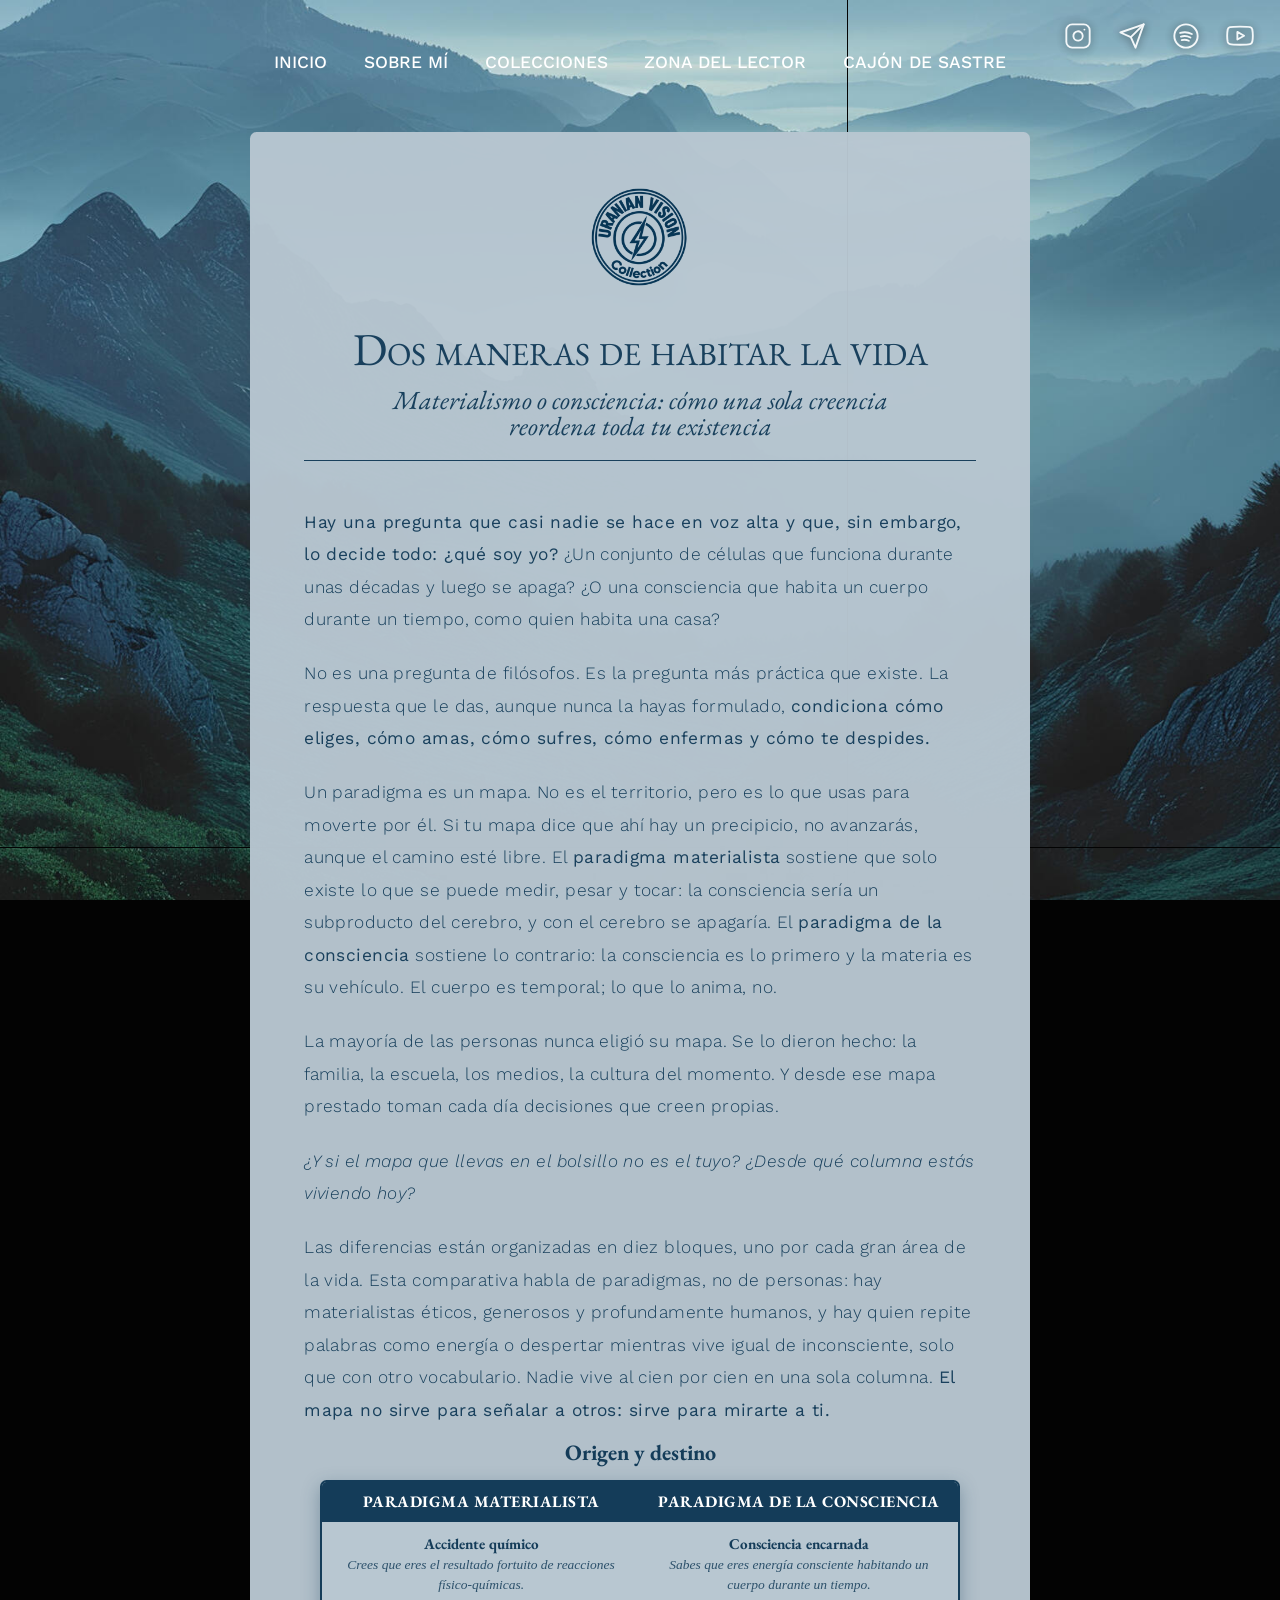
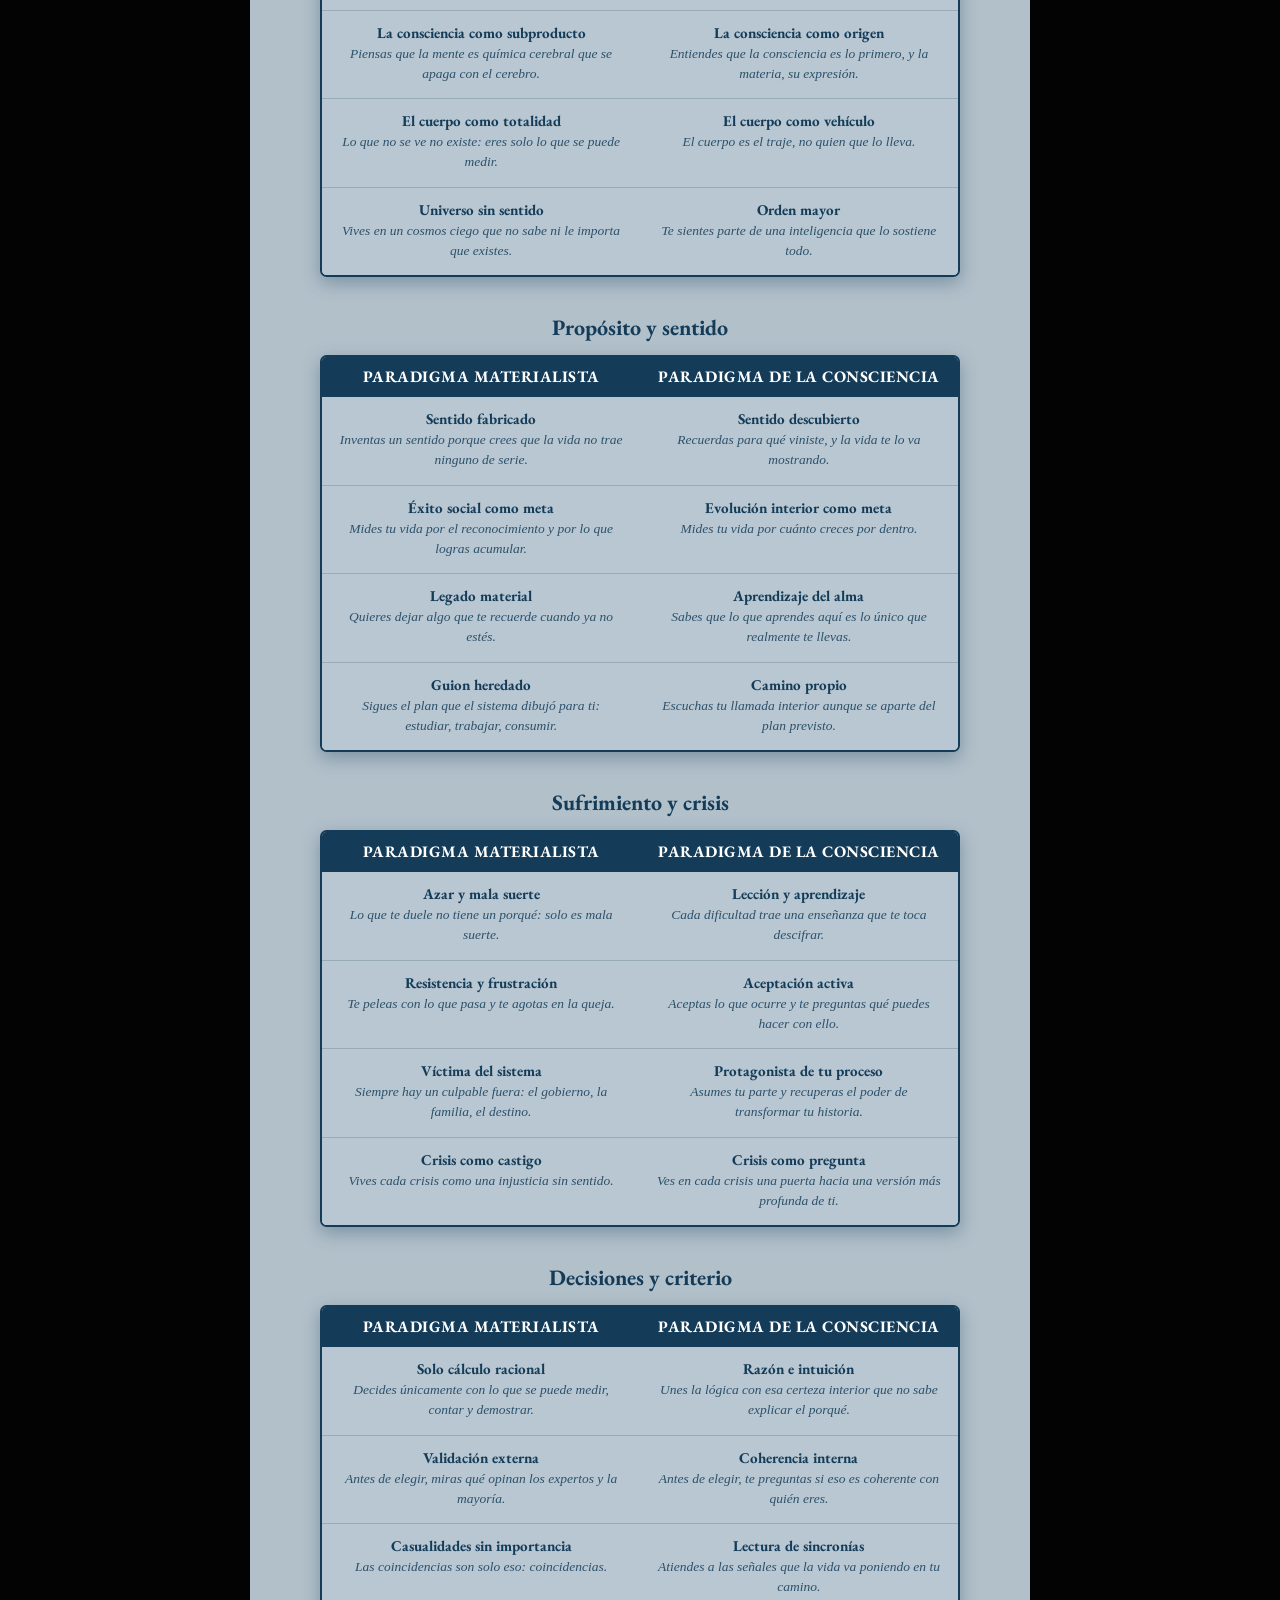
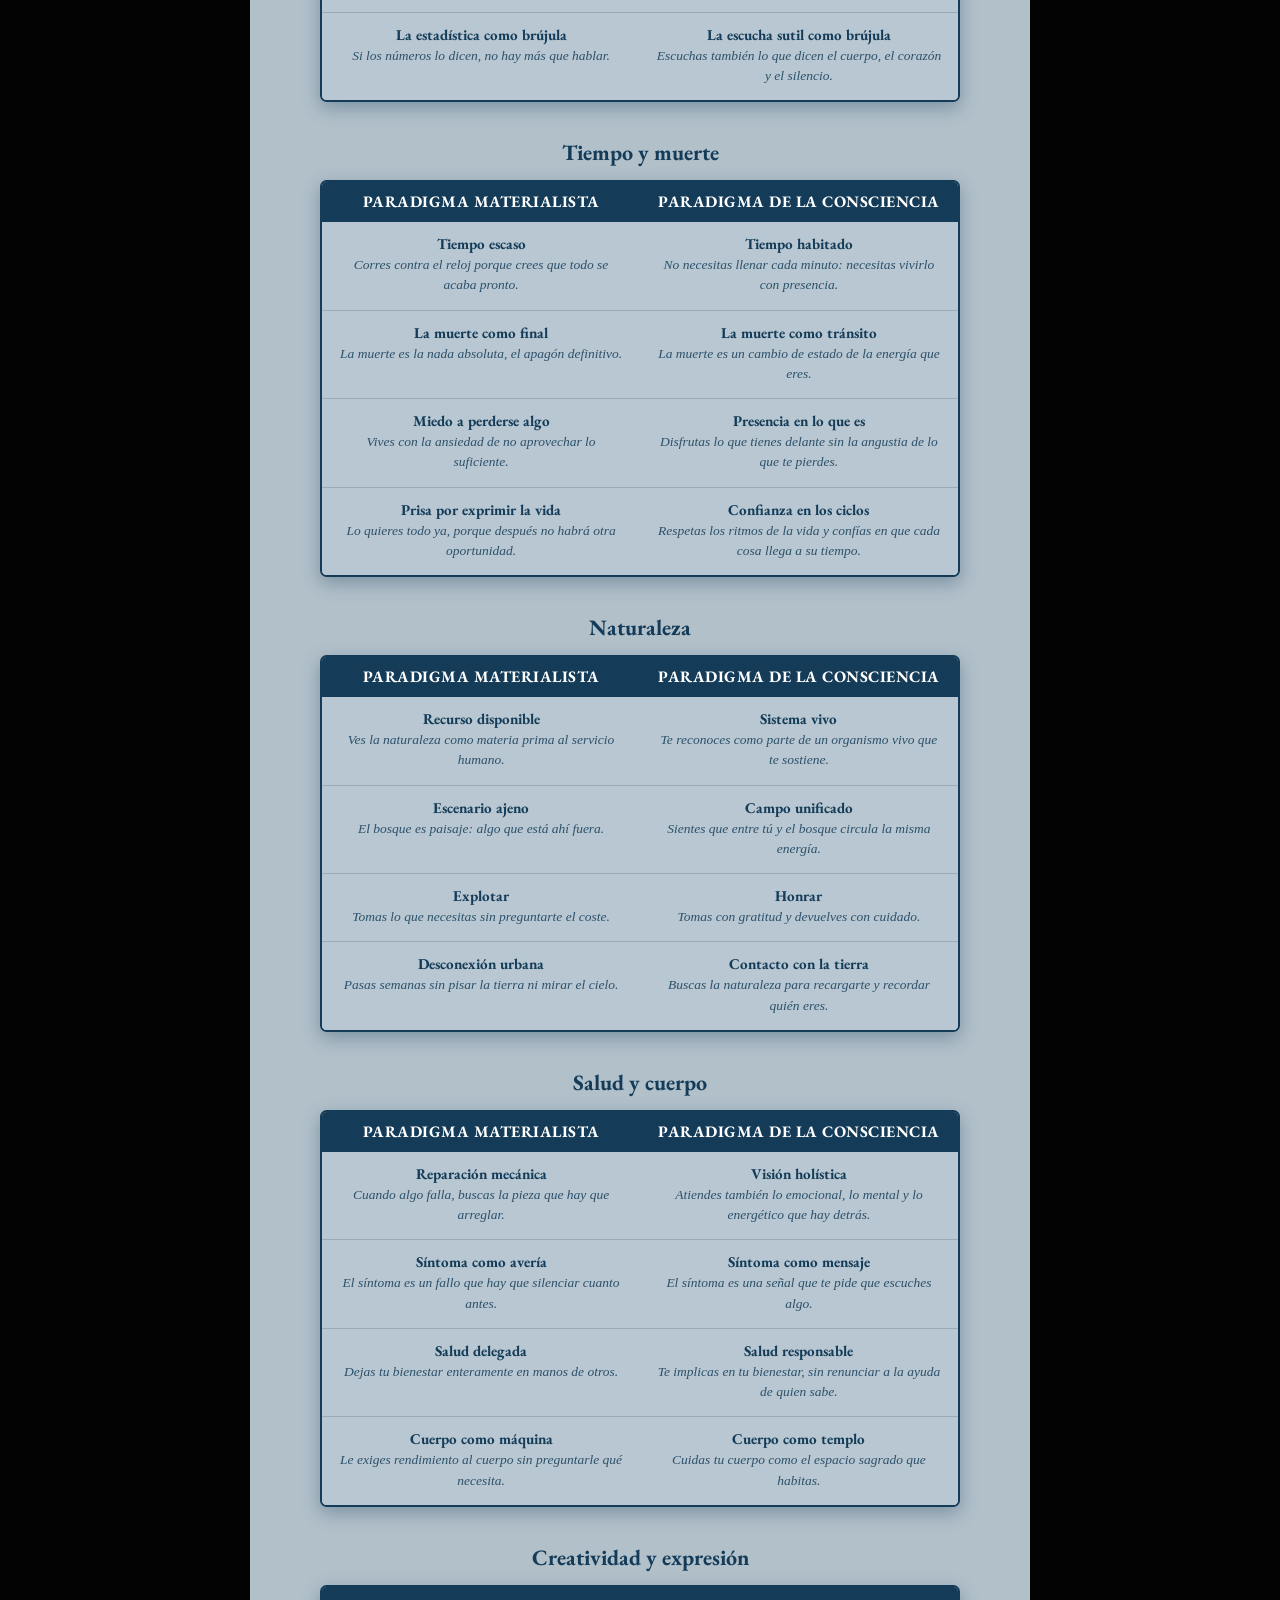
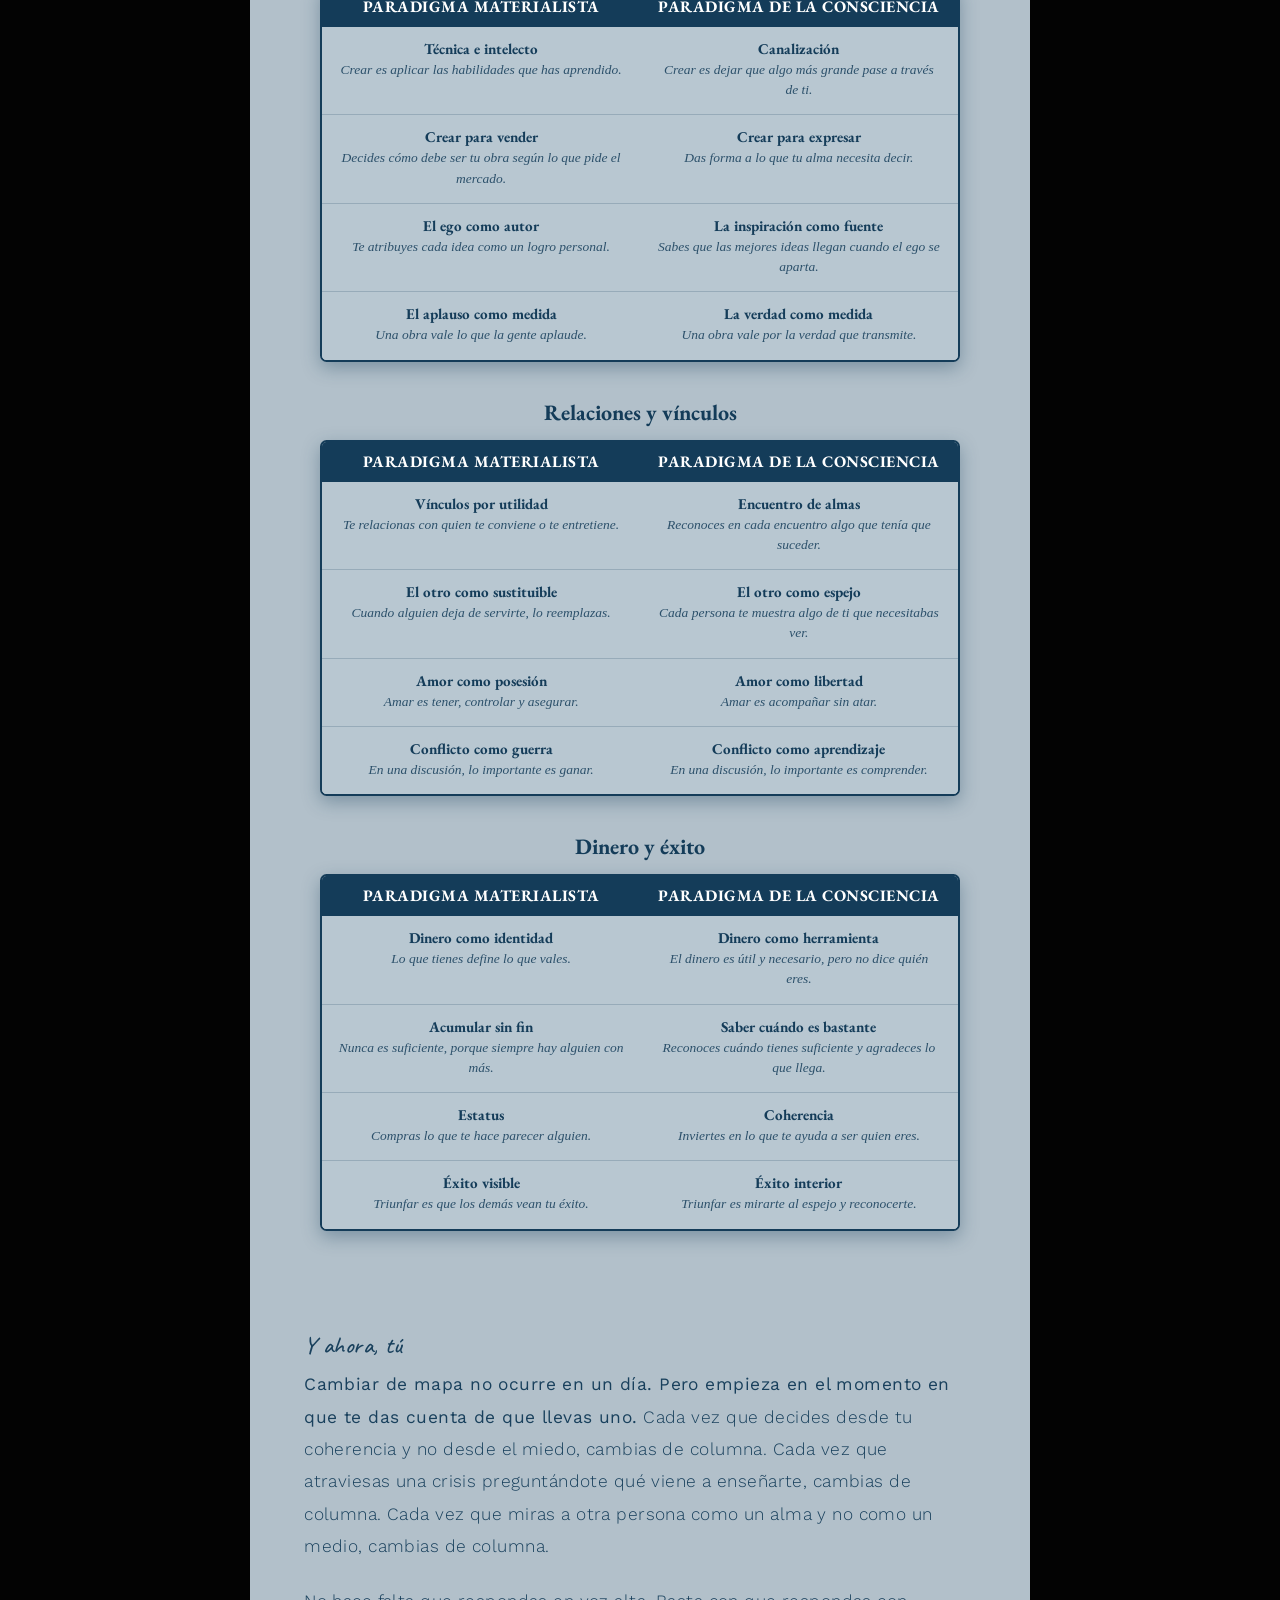
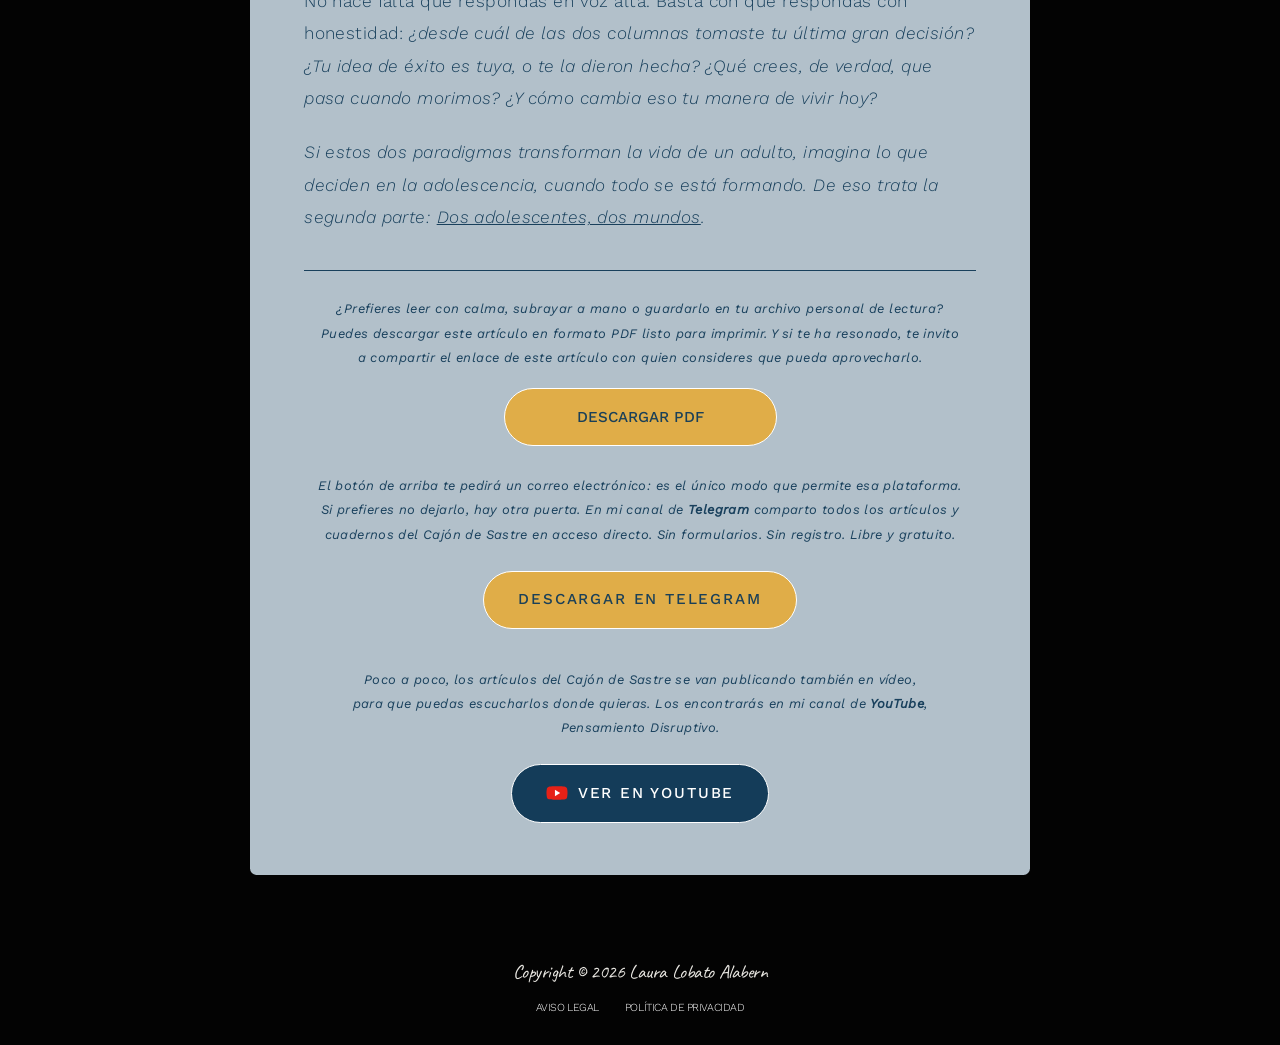
<file: articulos/dos-maneras-de-habitar-la-vida.html>
<!DOCTYPE html>
<html lang="es">
<head>
	<meta charset="utf-8">
	<meta name="viewport" content="width=device-width,initial-scale=1">
	<meta name="color-scheme" content="light only">
	<title>Dos maneras de habitar la vida · Cajón de sastre</title>
	<meta name="description" content="¿Accidente químico o consciencia encarnada? La respuesta que das, aunque nunca la formules, lo decide todo.">
	<meta name="author" content="Laura Lobato Alabern">
	<link rel="canonical" href="https://cajonsastre.lauralobatoalabern.com/articulos/dos-maneras-de-habitar-la-vida">
	<meta property="og:type" content="article">
	<meta property="og:locale" content="es_ES">
	<meta property="og:site_name" content="Cajón de sastre · Laura Lobato Alabern">
	<meta property="og:title" content="Dos maneras de habitar la vida · Cajón de sastre">
	<meta property="og:description" content="¿Accidente químico o consciencia encarnada? La respuesta que das, aunque nunca la formules, lo decide todo.">
	<meta property="og:url" content="https://cajonsastre.lauralobatoalabern.com/articulos/dos-maneras-de-habitar-la-vida">
	<meta property="og:image" content="https://cajonsastre.lauralobatoalabern.com/imagenes/social-dos-maneras-de-habitar-la-vida.jpg">
	<meta name="twitter:card" content="summary_large_image">
	<link rel="icon" type="image/png" href="../imagenes/favicon.png">
	<link rel="apple-touch-icon" href="../imagenes/apple-touch-icon.png">
	<link rel="stylesheet" href="../estilo.css">
	<script type="application/ld+json">{"@context": "https://schema.org", "@type": "BlogPosting", "headline": "Dos maneras de habitar la vida", "description": "¿Accidente químico o consciencia encarnada? La respuesta que das, aunque nunca la formules, lo decide todo.", "inLanguage": "es", "author": {"@type": "Person", "name": "Laura Lobato Alabern", "url": "https://lauralobatoalabern.com/"}, "image": "https://cajonsastre.lauralobatoalabern.com/imagenes/social-dos-maneras-de-habitar-la-vida.jpg", "mainEntityOfPage": "https://cajonsastre.lauralobatoalabern.com/articulos/dos-maneras-de-habitar-la-vida", "datePublished": "2026-11-02"}</script>
</head>
<body class="es-articulo">
<nav class="redes-arriba" aria-label="Redes"><a href="https://www.instagram.com/uranianvisioncollection" target="_blank" rel="noopener noreferrer" aria-label="Instagram" title="Instagram"><svg viewBox="0 0 24 24" stroke-width="1.6" stroke-linecap="round" stroke-linejoin="round" aria-hidden="true"><rect x="2" y="2" width="20" height="20" rx="5" ry="5"></rect><path d="M16 11.37a4 4 0 1 1-7.914 1.174A4 4 0 0 1 16 11.37z"></path><line x1="17.5" y1="6.5" x2="17.5" y2="6.5"></line></svg></a><a href="https://t.me/pensamientodisruptivo" target="_blank" rel="noopener noreferrer" aria-label="Telegram" title="Telegram"><svg viewBox="0 0 24 24" stroke-width="1.6" stroke-linecap="round" stroke-linejoin="round" aria-hidden="true"><line x1="22" y1="2" x2="11" y2="13"></line><polygon points="22 2 15 22 11 13 2 9 22 2"></polygon></svg></a><a href="https://open.spotify.com/author/2XJarpO1DptcM6ioV4V4YG" target="_blank" rel="noopener noreferrer" aria-label="Spotify" title="Spotify"><svg viewBox="0 0 24 24" stroke-width="1.6" stroke-linecap="round" stroke-linejoin="round" aria-hidden="true"><circle cx="12" cy="12" r="10"></circle><path d="M7 9.4c3.3-1 7-.7 10 .9"></path><path d="M7.6 12.5c2.7-.8 5.7-.5 8.2.8"></path><path d="M8.3 15.5c2.1-.6 4.3-.3 6.1.6"></path></svg></a><a href="https://www.youtube.com/@PensamientoDisruptivoTV" target="_blank" rel="noopener noreferrer" aria-label="YouTube" title="YouTube"><svg viewBox="0 0 24 24" stroke-width="1.6" stroke-linecap="round" stroke-linejoin="round" aria-hidden="true"><path d="M22.54 6.42a2.78 2.78 0 0 0-1.94-2C18.88 4 12 4 12 4s-6.88 0-8.6.46a2.78 2.78 0 0 0-1.94 2A29 29 0 0 0 1 11.75a29 29 0 0 0 .46 5.33A2.78 2.78 0 0 0 3.4 19c1.72.46 8.6.46 8.6.46s6.88 0 8.6-.46a2.78 2.78 0 0 0 1.94-2 29 29 0 0 0 .46-5.25 29 29 0 0 0-.46-5.33z"></path><polygon points="9.75 15.02 15.5 11.75 9.75 8.48 9.75 15.02"></polygon></svg></a></nav>
<a class="saltar" href="#principal">Saltar al contenido</a>
<div class="sitio">
	<div class="contenido">
		<nav aria-label="Menú principal"><ul class="menu"><li><a href="https://lauralobatoalabern.com/">INICIO</a></li><li><a href="https://lauralobatoalabern.com/#sobre-mi">SOBRE MÍ</a></li><li><a href="https://lauralobatoalabern.com/#colecciones">COLECCIONES</a></li><li><a href="https://lauralobatoalabern.com/#zona-lector">ZONA DEL LECTOR</a></li><li><a href="https://cajonsastre.lauralobatoalabern.com/" aria-current="page">CAJÓN DE SASTRE</a></li></ul></nav>
		<main id="principal">
			<article class="panel panel--claro">
				<header>
					<img class="articulo__logo" src="../imagenes/logo-uranian-vision.png" width="368" height="368" alt="Uranian Vision Collection" translate="no">
					<h1 class="articulo__titulo">Dos maneras de habitar la vida</h1>
					<p class="articulo__subtitulo articulo__subtitulo--largo"><em>Materialismo o consciencia: cómo una sola creencia <br class='salto-ancho'>reordena toda tu existencia</em></p>
					<hr class="divisor divisor--azul">
				</header>
				<div class="cuerpo">
<p class="entradilla"><strong>Hay una pregunta que casi nadie se hace en voz alta y que, sin embargo, lo decide todo: ¿qué soy yo?</strong> ¿Un conjunto de células que funciona durante unas décadas y luego se apaga? ¿O una consciencia que habita un cuerpo durante un tiempo, como quien habita una casa?</p>
<p class="nuevo">No es una pregunta de filósofos. Es la pregunta más práctica que existe. La respuesta que le das, aunque nunca la hayas formulado, <strong>condiciona cómo eliges, cómo amas, cómo sufres, cómo enfermas y cómo te despides.</strong></p>
<p class="nuevo">Un paradigma es un mapa. No es el territorio, pero es lo que usas para moverte por él. Si tu mapa dice que ahí hay un precipicio, no avanzarás, aunque el camino esté libre. El <strong>paradigma materialista</strong> sostiene que solo existe lo que se puede medir, pesar y tocar: la consciencia sería un subproducto del cerebro, y con el cerebro se apagaría. El <strong>paradigma de la consciencia</strong> sostiene lo contrario: la consciencia es lo primero y la materia es su vehículo. El cuerpo es temporal; lo que lo anima, no.</p>
<p class="nuevo">La mayoría de las personas nunca eligió su mapa. Se lo dieron hecho: la familia, la escuela, los medios, la cultura del momento. Y desde ese mapa prestado toman cada día decisiones que creen propias.</p>
<p class="nuevo"><em>¿Y si el mapa que llevas en el bolsillo no es el tuyo? ¿Desde qué columna estás viviendo hoy?</em></p>
<p class="nuevo">Las diferencias están organizadas en diez bloques, uno por cada gran área de la vida. Esta comparativa habla de paradigmas, no de personas: hay materialistas éticos, generosos y profundamente humanos, y hay quien repite palabras como energía o despertar mientras vive igual de inconsciente, solo que con otro vocabulario. Nadie vive al cien por cien en una sola columna. <strong>El mapa no sirve para señalar a otros: sirve para mirarte a ti.</strong></p>
<div class="uv-compare-wrap">
<div class="uv-compare-section"><h2 class="uv-compare-title">Origen y destino</h2><table class="uv-compare-table"><thead><tr><th>Paradigma materialista</th><th>Paradigma de la consciencia</th></tr></thead><tbody><tr><td data-columna="Paradigma materialista"><strong>Accidente químico</strong><em>Crees que eres el resultado fortuito de reacciones físico-químicas.</em></td><td data-columna="Paradigma de la consciencia"><strong>Consciencia encarnada</strong><em>Sabes que eres energía consciente habitando un cuerpo durante un tiempo.</em></td></tr><tr><td data-columna="Paradigma materialista"><strong>La consciencia como subproducto</strong><em>Piensas que la mente es química cerebral que se apaga con el cerebro.</em></td><td data-columna="Paradigma de la consciencia"><strong>La consciencia como origen</strong><em>Entiendes que la consciencia es lo primero, y la materia, su expresión.</em></td></tr><tr><td data-columna="Paradigma materialista"><strong>El cuerpo como totalidad</strong><em>Lo que no se ve no existe: eres solo lo que se puede medir.</em></td><td data-columna="Paradigma de la consciencia"><strong>El cuerpo como vehículo</strong><em>El cuerpo es el traje, no quien que lo lleva.</em></td></tr><tr><td data-columna="Paradigma materialista"><strong>Universo sin sentido</strong><em>Vives en un cosmos ciego que no sabe ni le importa que existes.</em></td><td data-columna="Paradigma de la consciencia"><strong>Orden mayor</strong><em>Te sientes parte de una inteligencia que lo sostiene todo.</em></td></tr></tbody></table></div>
<div class="uv-compare-section"><h2 class="uv-compare-title">Propósito y sentido</h2><table class="uv-compare-table"><thead><tr><th>Paradigma materialista</th><th>Paradigma de la consciencia</th></tr></thead><tbody><tr><td data-columna="Paradigma materialista"><strong>Sentido fabricado</strong><em>Inventas un sentido porque crees que la vida no trae ninguno de serie.</em></td><td data-columna="Paradigma de la consciencia"><strong>Sentido descubierto</strong><em>Recuerdas para qué viniste, y la vida te lo va mostrando.</em></td></tr><tr><td data-columna="Paradigma materialista"><strong>Éxito social como meta</strong><em>Mides tu vida por el reconocimiento y por lo que logras acumular.</em></td><td data-columna="Paradigma de la consciencia"><strong>Evolución interior como meta</strong><em>Mides tu vida por cuánto creces por dentro.</em></td></tr><tr><td data-columna="Paradigma materialista"><strong>Legado material</strong><em>Quieres dejar algo que te recuerde cuando ya no estés.</em></td><td data-columna="Paradigma de la consciencia"><strong>Aprendizaje del alma</strong><em>Sabes que lo que aprendes aquí es lo único que realmente te llevas.</em></td></tr><tr><td data-columna="Paradigma materialista"><strong>Guion heredado</strong><em>Sigues el plan que el sistema dibujó para ti: estudiar, trabajar, consumir.</em></td><td data-columna="Paradigma de la consciencia"><strong>Camino propio</strong><em>Escuchas tu llamada interior aunque se aparte del plan previsto.</em></td></tr></tbody></table></div>
<div class="uv-compare-section"><h2 class="uv-compare-title">Sufrimiento y crisis</h2><table class="uv-compare-table"><thead><tr><th>Paradigma materialista</th><th>Paradigma de la consciencia</th></tr></thead><tbody><tr><td data-columna="Paradigma materialista"><strong>Azar y mala suerte</strong><em>Lo que te duele no tiene un porqué: solo es mala suerte.</em></td><td data-columna="Paradigma de la consciencia"><strong>Lección y aprendizaje</strong><em>Cada dificultad trae una enseñanza que te toca descifrar.</em></td></tr><tr><td data-columna="Paradigma materialista"><strong>Resistencia y frustración</strong><em>Te peleas con lo que pasa y te agotas en la queja.</em></td><td data-columna="Paradigma de la consciencia"><strong>Aceptación activa</strong><em>Aceptas lo que ocurre y te preguntas qué puedes hacer con ello.</em></td></tr><tr><td data-columna="Paradigma materialista"><strong>Víctima del sistema</strong><em>Siempre hay un culpable fuera: el gobierno, la familia, el destino.</em></td><td data-columna="Paradigma de la consciencia"><strong>Protagonista de tu proceso</strong><em>Asumes tu parte y recuperas el poder de transformar tu historia.</em></td></tr><tr><td data-columna="Paradigma materialista"><strong>Crisis como castigo</strong><em>Vives cada crisis como una injusticia sin sentido.</em></td><td data-columna="Paradigma de la consciencia"><strong>Crisis como pregunta</strong><em>Ves en cada crisis una puerta hacia una versión más profunda de ti.</em></td></tr></tbody></table></div>
<div class="uv-compare-section"><h2 class="uv-compare-title">Decisiones y criterio</h2><table class="uv-compare-table"><thead><tr><th>Paradigma materialista</th><th>Paradigma de la consciencia</th></tr></thead><tbody><tr><td data-columna="Paradigma materialista"><strong>Solo cálculo racional</strong><em>Decides únicamente con lo que se puede medir, contar y demostrar.</em></td><td data-columna="Paradigma de la consciencia"><strong>Razón e intuición</strong><em>Unes la lógica con esa certeza interior que no sabe explicar el porqué.</em></td></tr><tr><td data-columna="Paradigma materialista"><strong>Validación externa</strong><em>Antes de elegir, miras qué opinan los expertos y la mayoría.</em></td><td data-columna="Paradigma de la consciencia"><strong>Coherencia interna</strong><em>Antes de elegir, te preguntas si eso es coherente con quién eres.</em></td></tr><tr><td data-columna="Paradigma materialista"><strong>Casualidades sin importancia</strong><em>Las coincidencias son solo eso: coincidencias.</em></td><td data-columna="Paradigma de la consciencia"><strong>Lectura de sincronías</strong><em>Atiendes a las señales que la vida va poniendo en tu camino.</em></td></tr><tr><td data-columna="Paradigma materialista"><strong>La estadística como brújula</strong><em>Si los números lo dicen, no hay más que hablar.</em></td><td data-columna="Paradigma de la consciencia"><strong>La escucha sutil como brújula</strong><em>Escuchas también lo que dicen el cuerpo, el corazón y el silencio.</em></td></tr></tbody></table></div>
<div class="uv-compare-section"><h2 class="uv-compare-title">Tiempo y muerte</h2><table class="uv-compare-table"><thead><tr><th>Paradigma materialista</th><th>Paradigma de la consciencia</th></tr></thead><tbody><tr><td data-columna="Paradigma materialista"><strong>Tiempo escaso</strong><em>Corres contra el reloj porque crees que todo se acaba pronto.</em></td><td data-columna="Paradigma de la consciencia"><strong>Tiempo habitado</strong><em>No necesitas llenar cada minuto: necesitas vivirlo con presencia.</em></td></tr><tr><td data-columna="Paradigma materialista"><strong>La muerte como final</strong><em>La muerte es la nada absoluta, el apagón definitivo.</em></td><td data-columna="Paradigma de la consciencia"><strong>La muerte como tránsito</strong><em>La muerte es un cambio de estado de la energía que eres.</em></td></tr><tr><td data-columna="Paradigma materialista"><strong>Miedo a perderse algo</strong><em>Vives con la ansiedad de no aprovechar lo suficiente.</em></td><td data-columna="Paradigma de la consciencia"><strong>Presencia en lo que es</strong><em>Disfrutas lo que tienes delante sin la angustia de lo que te pierdes.</em></td></tr><tr><td data-columna="Paradigma materialista"><strong>Prisa por exprimir la vida</strong><em>Lo quieres todo ya, porque después no habrá otra oportunidad.</em></td><td data-columna="Paradigma de la consciencia"><strong>Confianza en los ciclos</strong><em>Respetas los ritmos de la vida y confías en que cada cosa llega a su tiempo.</em></td></tr></tbody></table></div>
<div class="uv-compare-section"><h2 class="uv-compare-title">Naturaleza</h2><table class="uv-compare-table"><thead><tr><th>Paradigma materialista</th><th>Paradigma de la consciencia</th></tr></thead><tbody><tr><td data-columna="Paradigma materialista"><strong>Recurso disponible</strong><em>Ves la naturaleza como materia prima al servicio humano.</em></td><td data-columna="Paradigma de la consciencia"><strong>Sistema vivo</strong><em>Te reconoces como parte de un organismo vivo que te sostiene.</em></td></tr><tr><td data-columna="Paradigma materialista"><strong>Escenario ajeno</strong><em>El bosque es paisaje: algo que está ahí fuera.</em></td><td data-columna="Paradigma de la consciencia"><strong>Campo unificado</strong><em>Sientes que entre tú y el bosque circula la misma energía.</em></td></tr><tr><td data-columna="Paradigma materialista"><strong>Explotar</strong><em>Tomas lo que necesitas sin preguntarte el coste.</em></td><td data-columna="Paradigma de la consciencia"><strong>Honrar</strong><em>Tomas con gratitud y devuelves con cuidado.</em></td></tr><tr><td data-columna="Paradigma materialista"><strong>Desconexión urbana</strong><em>Pasas semanas sin pisar la tierra ni mirar el cielo.</em></td><td data-columna="Paradigma de la consciencia"><strong>Contacto con la tierra</strong><em>Buscas la naturaleza para recargarte y recordar quién eres.</em></td></tr></tbody></table></div>
<div class="uv-compare-section"><h2 class="uv-compare-title">Salud y cuerpo</h2><table class="uv-compare-table"><thead><tr><th>Paradigma materialista</th><th>Paradigma de la consciencia</th></tr></thead><tbody><tr><td data-columna="Paradigma materialista"><strong>Reparación mecánica</strong><em>Cuando algo falla, buscas la pieza que hay que arreglar.</em></td><td data-columna="Paradigma de la consciencia"><strong>Visión holística</strong><em>Atiendes también lo emocional, lo mental y lo energético que hay detrás.</em></td></tr><tr><td data-columna="Paradigma materialista"><strong>Síntoma como avería</strong><em>El síntoma es un fallo que hay que silenciar cuanto antes.</em></td><td data-columna="Paradigma de la consciencia"><strong>Síntoma como mensaje</strong><em>El síntoma es una señal que te pide que escuches algo.</em></td></tr><tr><td data-columna="Paradigma materialista"><strong>Salud delegada</strong><em>Dejas tu bienestar enteramente en manos de otros.</em></td><td data-columna="Paradigma de la consciencia"><strong>Salud responsable</strong><em>Te implicas en tu bienestar, sin renunciar a la ayuda de quien sabe.</em></td></tr><tr><td data-columna="Paradigma materialista"><strong>Cuerpo como máquina</strong><em>Le exiges rendimiento al cuerpo sin preguntarle qué necesita.</em></td><td data-columna="Paradigma de la consciencia"><strong>Cuerpo como templo</strong><em>Cuidas tu cuerpo como el espacio sagrado que habitas.</em></td></tr></tbody></table></div>
<div class="uv-compare-section"><h2 class="uv-compare-title">Creatividad y expresión</h2><table class="uv-compare-table"><thead><tr><th>Paradigma materialista</th><th>Paradigma de la consciencia</th></tr></thead><tbody><tr><td data-columna="Paradigma materialista"><strong>Técnica e intelecto</strong><em>Crear es aplicar las habilidades que has aprendido.</em></td><td data-columna="Paradigma de la consciencia"><strong>Canalización</strong><em>Crear es dejar que algo más grande pase a través de ti.</em></td></tr><tr><td data-columna="Paradigma materialista"><strong>Crear para vender</strong><em>Decides cómo debe ser tu obra según lo que pide el mercado.</em></td><td data-columna="Paradigma de la consciencia"><strong>Crear para expresar</strong><em>Das forma a lo que tu alma necesita decir.</em></td></tr><tr><td data-columna="Paradigma materialista"><strong>El ego como autor</strong><em>Te atribuyes cada idea como un logro personal.</em></td><td data-columna="Paradigma de la consciencia"><strong>La inspiración como fuente</strong><em>Sabes que las mejores ideas llegan cuando el ego se aparta.</em></td></tr><tr><td data-columna="Paradigma materialista"><strong>El aplauso como medida</strong><em>Una obra vale lo que la gente aplaude.</em></td><td data-columna="Paradigma de la consciencia"><strong>La verdad como medida</strong><em>Una obra vale por la verdad que transmite.</em></td></tr></tbody></table></div>
<div class="uv-compare-section"><h2 class="uv-compare-title">Relaciones y vínculos</h2><table class="uv-compare-table"><thead><tr><th>Paradigma materialista</th><th>Paradigma de la consciencia</th></tr></thead><tbody><tr><td data-columna="Paradigma materialista"><strong>Vínculos por utilidad</strong><em>Te relacionas con quien te conviene o te entretiene.</em></td><td data-columna="Paradigma de la consciencia"><strong>Encuentro de almas</strong><em>Reconoces en cada encuentro algo que tenía que suceder.</em></td></tr><tr><td data-columna="Paradigma materialista"><strong>El otro como sustituible</strong><em>Cuando alguien deja de servirte, lo reemplazas.</em></td><td data-columna="Paradigma de la consciencia"><strong>El otro como espejo</strong><em>Cada persona te muestra algo de ti que necesitabas ver.</em></td></tr><tr><td data-columna="Paradigma materialista"><strong>Amor como posesión</strong><em>Amar es tener, controlar y asegurar.</em></td><td data-columna="Paradigma de la consciencia"><strong>Amor como libertad</strong><em>Amar es acompañar sin atar.</em></td></tr><tr><td data-columna="Paradigma materialista"><strong>Conflicto como guerra</strong><em>En una discusión, lo importante es ganar.</em></td><td data-columna="Paradigma de la consciencia"><strong>Conflicto como aprendizaje</strong><em>En una discusión, lo importante es comprender.</em></td></tr></tbody></table></div>
<div class="uv-compare-section"><h2 class="uv-compare-title">Dinero y éxito</h2><table class="uv-compare-table"><thead><tr><th>Paradigma materialista</th><th>Paradigma de la consciencia</th></tr></thead><tbody><tr><td data-columna="Paradigma materialista"><strong>Dinero como identidad</strong><em>Lo que tienes define lo que vales.</em></td><td data-columna="Paradigma de la consciencia"><strong>Dinero como herramienta</strong><em>El dinero es útil y necesario, pero no dice quién eres.</em></td></tr><tr><td data-columna="Paradigma materialista"><strong>Acumular sin fin</strong><em>Nunca es suficiente, porque siempre hay alguien con más.</em></td><td data-columna="Paradigma de la consciencia"><strong>Saber cuándo es bastante</strong><em>Reconoces cuándo tienes suficiente y agradeces lo que llega.</em></td></tr><tr><td data-columna="Paradigma materialista"><strong>Estatus</strong><em>Compras lo que te hace parecer alguien.</em></td><td data-columna="Paradigma de la consciencia"><strong>Coherencia</strong><em>Inviertes en lo que te ayuda a ser quien eres.</em></td></tr><tr><td data-columna="Paradigma materialista"><strong>Éxito visible</strong><em>Triunfar es que los demás vean tu éxito.</em></td><td data-columna="Paradigma de la consciencia"><strong>Éxito interior</strong><em>Triunfar es mirarte al espejo y reconocerte.</em></td></tr></tbody></table></div>
</div>
<h2>Y ahora, tú</h2>
<p><strong>Cambiar de mapa no ocurre en un día. Pero empieza en el momento en que te das cuenta de que llevas uno.</strong> Cada vez que decides desde tu coherencia y no desde el miedo, cambias de columna. Cada vez que atraviesas una crisis preguntándote qué viene a enseñarte, cambias de columna. Cada vez que miras a otra persona como un alma y no como un medio, cambias de columna.</p>
<p class="nuevo">No hace falta que respondas en voz alta. Basta con que respondas con honestidad: <em>¿desde cuál de las dos columnas tomaste tu última gran decisión? ¿Tu idea de éxito es tuya, o te la dieron hecha? ¿Qué crees, de verdad, que pasa cuando morimos? ¿Y cómo cambia eso tu manera de vivir hoy?</em></p>
<p class="nuevo"><em>Si estos dos paradigmas transforman la vida de un adulto, imagina lo que deciden en la adolescencia, cuando todo se está formando. De eso trata la segunda parte: <a href="/articulos/dos-adolescentes-dos-mundos">Dos adolescentes, dos mundos</a>.</em></p>
				</div>
				<footer class="descarga">
					<hr class="divisor divisor--azul">
					<p class="descarga__texto"><em>¿Prefieres leer con calma, subrayar a mano o guardarlo en tu archivo personal de lectura? Puedes descargar este artículo en formato PDF listo para imprimir. Y si te ha resonado, te invito a compartir el enlace de este artículo con quien consideres que pueda aprovecharlo.</em></p>
					<ul class="botones botones--articulo">
						<li><a class="boton-oro boton-oro--articulo" href="https://payhip.com/b/qAMEx" rel="noopener">DESCARGAR PDF</a></li>
					</ul>
					<div class="cds-tg-wrap">
						<p class="cds-tg-text">El botón de arriba te pedirá un correo electrónico: es el único modo que permite esa plataforma. Si prefieres no dejarlo, hay otra puerta. En mi canal de <strong>Telegram</strong> comparto todos los artículos y cuadernos del Cajón de Sastre en acceso directo. Sin formularios. Sin registro. Libre y gratuito.</p>
						<a class="cds-tg-btn" href="https://t.me/pensamientodisruptivo" target="_blank" rel="noopener">DESCARGAR EN TELEGRAM</a>
					</div>
					<div class="cds-tg-wrap cds-yt-wrap">
						<p class="cds-tg-text">Poco a poco, los artículos del Cajón de Sastre se van publicando también en vídeo,<br class="salto-ancho"> para que puedas escucharlos donde quieras. Los encontrarás en mi canal de <strong>YouTube</strong>, <span style="white-space:nowrap">Pensamiento Disruptivo.</span></p>
						<a class="cds-yt-btn" href="https://www.youtube.com/@PensamientoDisruptivoTV" target="_blank" rel="noopener"><svg viewBox="0 0 24 24" aria-hidden="true"><path fill="#e62117" d="M23 7.2a3 3 0 0 0-2.1-2.1C19 4.6 12 4.6 12 4.6s-7 0-8.9.5A3 3 0 0 0 1 7.2 31 31 0 0 0 .5 12a31 31 0 0 0 .5 4.8 3 3 0 0 0 2.1 2.1c1.9.5 8.9.5 8.9.5s7 0 8.9-.5a3 3 0 0 0 2.1-2.1 31 31 0 0 0 .5-4.8 31 31 0 0 0-.5-4.8z"/><path fill="#fff" d="M9.75 15.5 15.5 12 9.75 8.5z"/></svg>VER EN YOUTUBE</a>
					</div>
				</footer>
			</article>

		</main>
	</div>
	<footer class="pie">
	<div class="redes-pie"><div class="redes-pie__linea" aria-hidden="true"></div><nav class="redes-pie__iconos" aria-label="Redes"><a href="https://www.instagram.com/uranianvisioncollection" target="_blank" rel="noopener noreferrer" aria-label="Instagram" title="Instagram"><svg viewBox="0 0 24 24" stroke-width="1.6" stroke-linecap="round" stroke-linejoin="round" aria-hidden="true"><rect x="2" y="2" width="20" height="20" rx="5" ry="5"></rect><path d="M16 11.37a4 4 0 1 1-7.914 1.174A4 4 0 0 1 16 11.37z"></path><line x1="17.5" y1="6.5" x2="17.5" y2="6.5"></line></svg></a><a href="https://t.me/pensamientodisruptivo" target="_blank" rel="noopener noreferrer" aria-label="Telegram" title="Telegram"><svg viewBox="0 0 24 24" stroke-width="1.6" stroke-linecap="round" stroke-linejoin="round" aria-hidden="true"><line x1="22" y1="2" x2="11" y2="13"></line><polygon points="22 2 15 22 11 13 2 9 22 2"></polygon></svg></a><a href="https://open.spotify.com/author/2XJarpO1DptcM6ioV4V4YG" target="_blank" rel="noopener noreferrer" aria-label="Spotify" title="Spotify"><svg viewBox="0 0 24 24" stroke-width="1.6" stroke-linecap="round" stroke-linejoin="round" aria-hidden="true"><circle cx="12" cy="12" r="10"></circle><path d="M7 9.4c3.3-1 7-.7 10 .9"></path><path d="M7.6 12.5c2.7-.8 5.7-.5 8.2.8"></path><path d="M8.3 15.5c2.1-.6 4.3-.3 6.1.6"></path></svg></a><a href="https://www.youtube.com/@PensamientoDisruptivoTV" target="_blank" rel="noopener noreferrer" aria-label="YouTube" title="YouTube"><svg viewBox="0 0 24 24" stroke-width="1.6" stroke-linecap="round" stroke-linejoin="round" aria-hidden="true"><path d="M22.54 6.42a2.78 2.78 0 0 0-1.94-2C18.88 4 12 4 12 4s-6.88 0-8.6.46a2.78 2.78 0 0 0-1.94 2A29 29 0 0 0 1 11.75a29 29 0 0 0 .46 5.33A2.78 2.78 0 0 0 3.4 19c1.72.46 8.6.46 8.6.46s6.88 0 8.6-.46a2.78 2.78 0 0 0 1.94-2 29 29 0 0 0 .46-5.25 29 29 0 0 0-.46-5.33z"></path><polygon points="9.75 15.02 15.5 11.75 9.75 8.48 9.75 15.02"></polygon></svg></a></nav></div>
	<p class="pie__copyright">Copyright © 2026 Laura Lobato Alabern</p>
	<ul class="pie__enlaces">
		<li><a href="https://lauralobatoalabern.com/#aviso-legal">Aviso legal</a></li>
		<li><a href="https://lauralobatoalabern.com/#politica-privacidad">Política de privacidad</a></li>
	</ul>
</footer>
</div>
<!-- Estadísticas: Cloudflare Web Analytics (no cuenta las visitas de la autora: abrir una vez la web con ?soyyo; para volver a contarlas, ?soylector) -->
<script>
(function () {
	try {
		var q = location.search;
		if (q.indexOf('soyyo') !== -1) localStorage.setItem('noContarme', '1');
		if (q.indexOf('soylector') !== -1) localStorage.removeItem('noContarme');
		if (localStorage.getItem('noContarme') === '1') return;
	} catch (e) {}
	var s = document.createElement('script');
	s.defer = true;
	s.src = 'https://static.cloudflareinsights.com/beacon.min.js';
	s.setAttribute('data-cf-beacon', '{"token": "a7a8092ff70c465bae6b05d05f35cd06"}');
	document.body.appendChild(s);
})();
</script>
<!-- Fin estadísticas -->
</body>
</html>
</file>
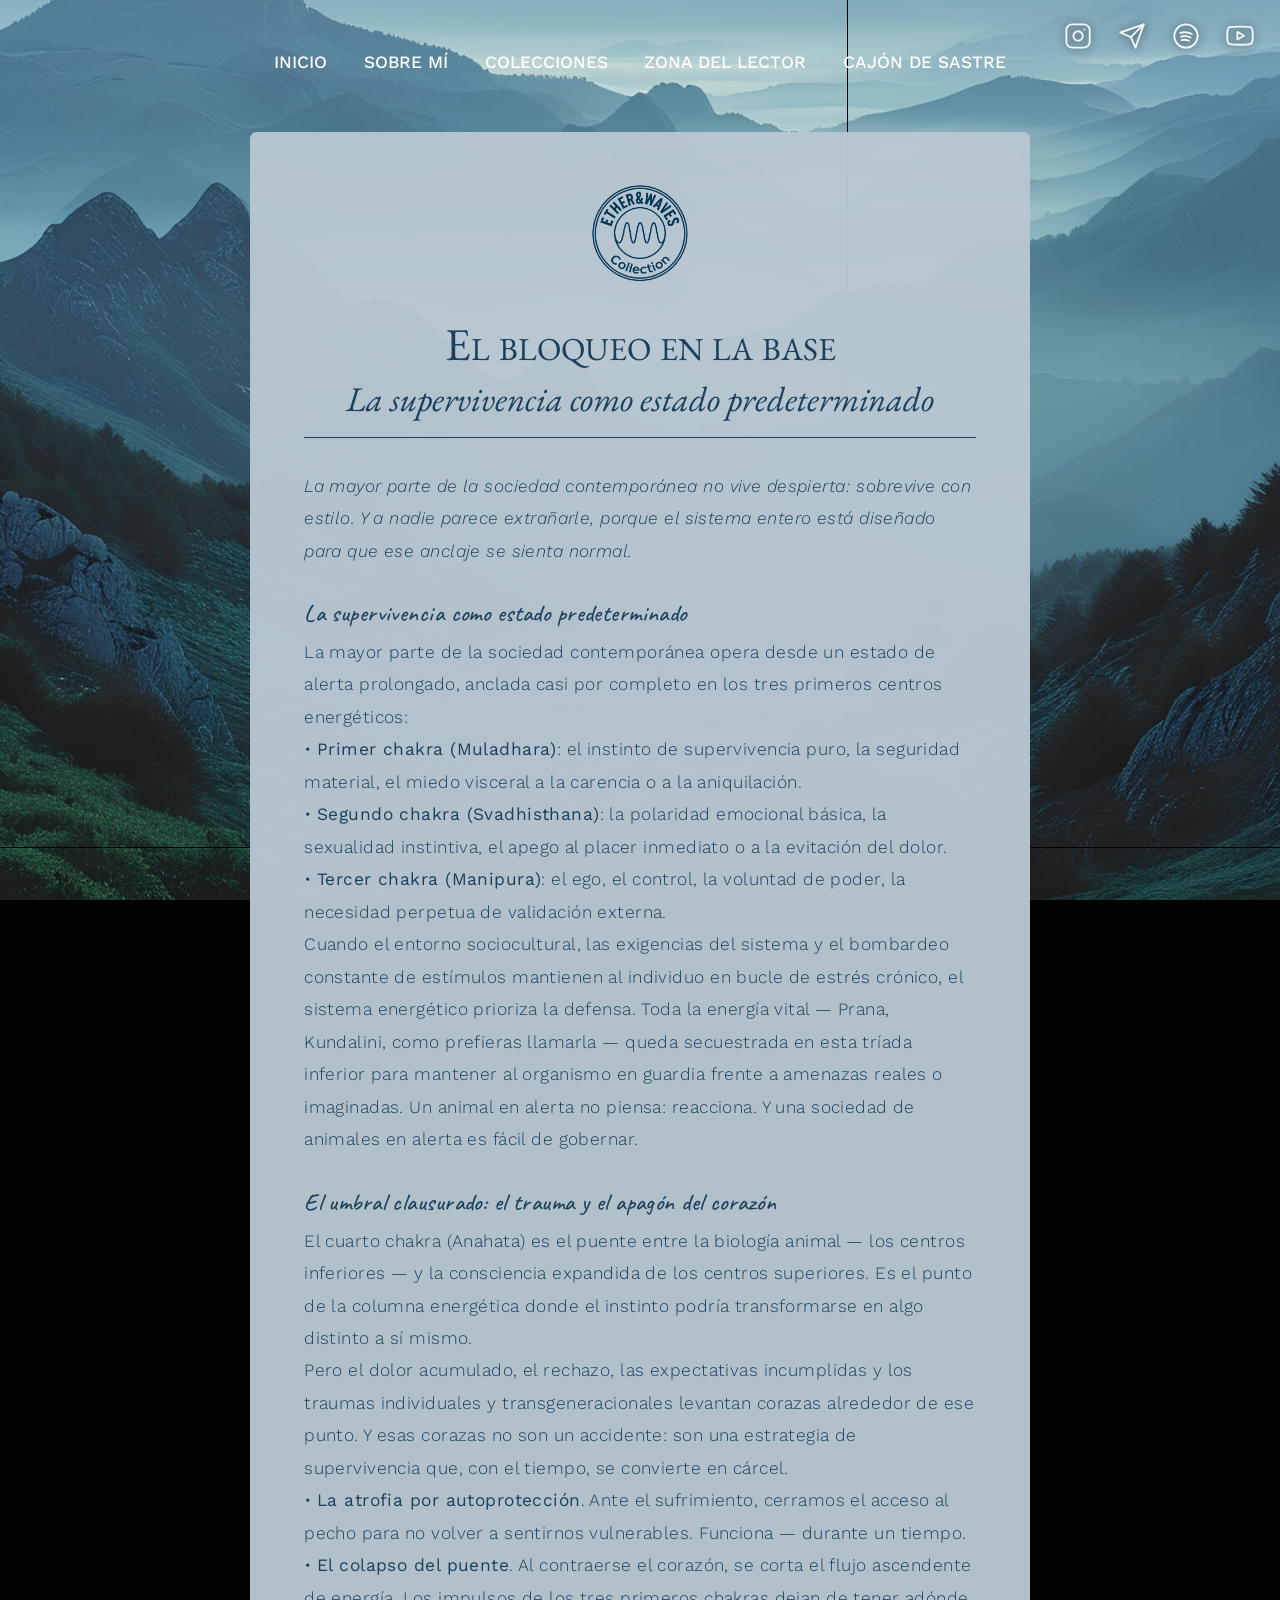
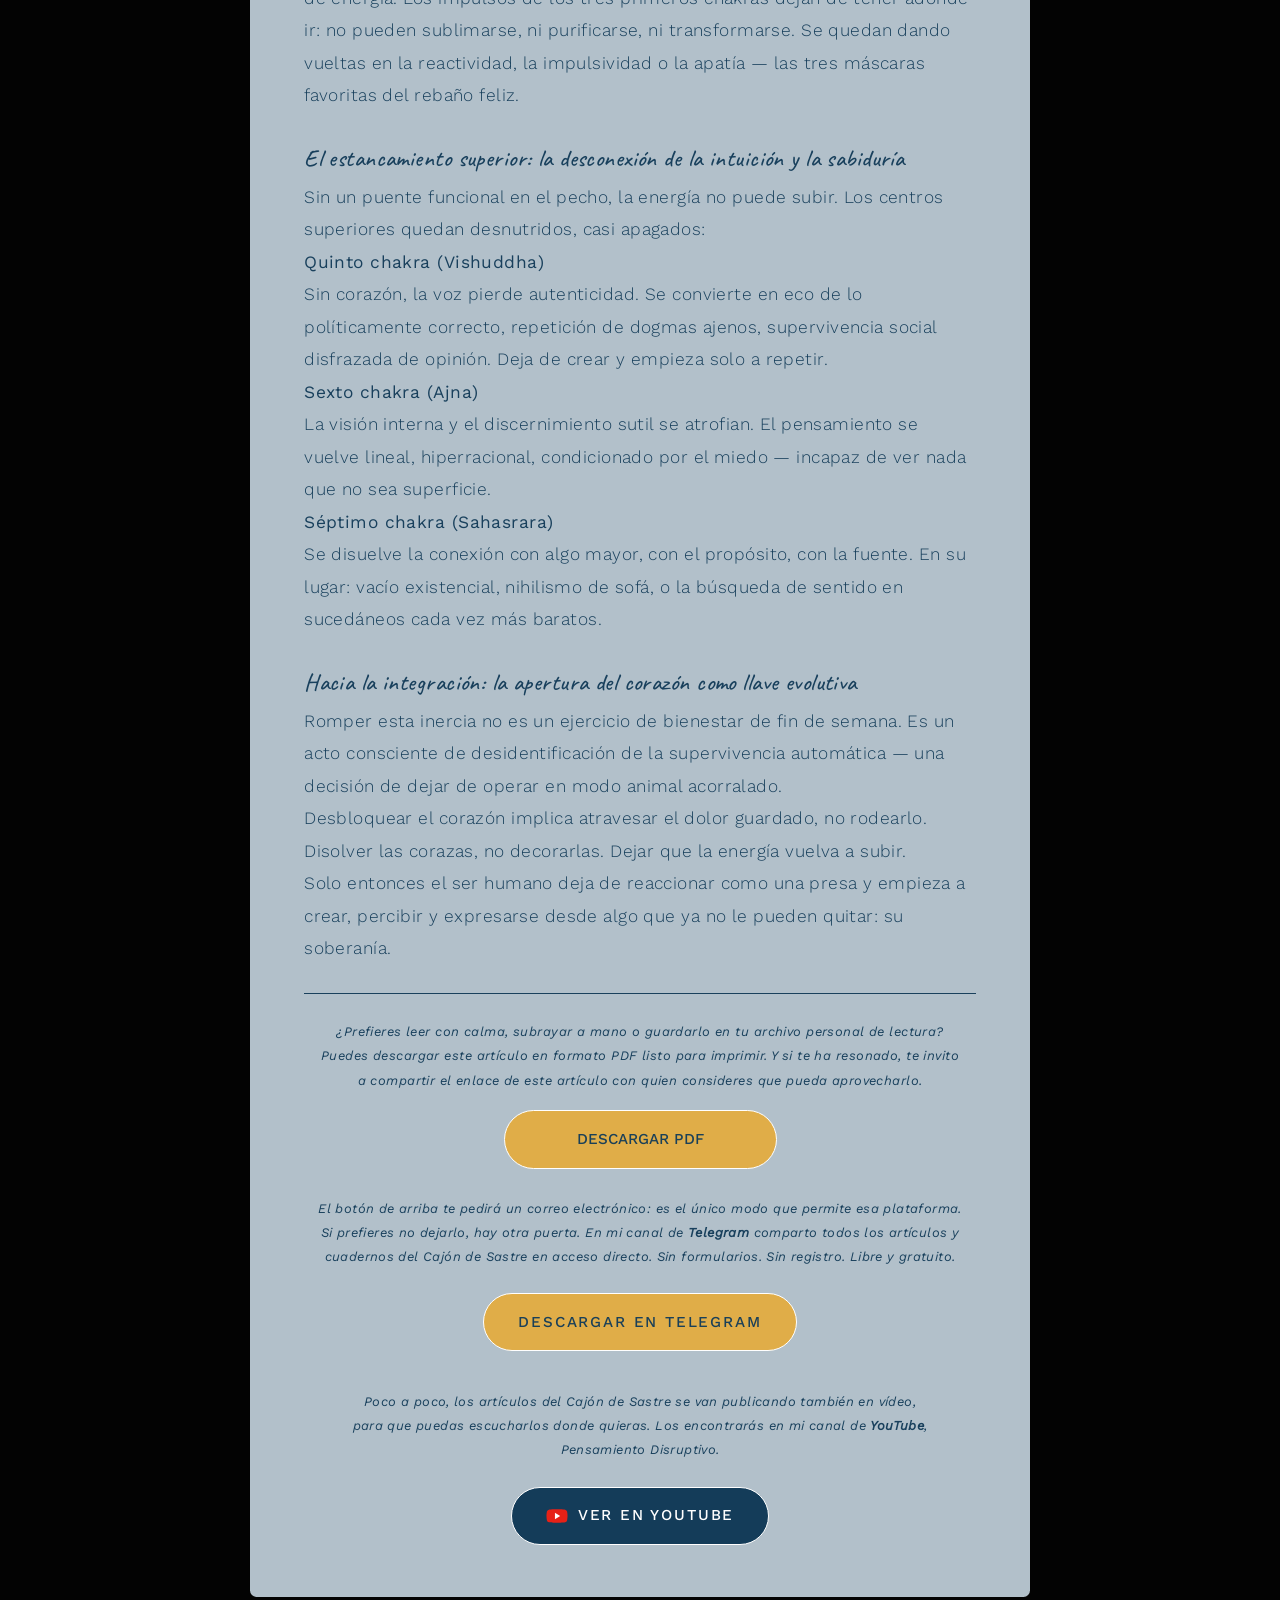
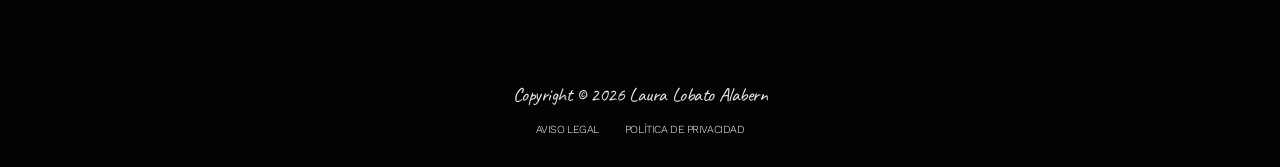
<file: articulos/el-bloqueo-en-la-base.html>
<!DOCTYPE html>
<html lang="es">
<head>
	<meta charset="utf-8">
	<meta name="viewport" content="width=device-width,initial-scale=1">
	<meta name="color-scheme" content="light only">
	<title>El bloqueo en la base · Cajón de sastre</title>
	<meta name="description" content="Sobrevivimos con estilo, anclados en el miedo y el control. Sin abrir el corazón, ningún despertar real es posible.">
	<meta name="author" content="Laura Lobato Alabern">
	<link rel="canonical" href="https://cajonsastre.lauralobatoalabern.com/articulos/el-bloqueo-en-la-base">
	<meta property="og:type" content="article">
	<meta property="og:locale" content="es_ES">
	<meta property="og:site_name" content="Cajón de sastre · Laura Lobato Alabern">
	<meta property="og:title" content="El bloqueo en la base · Cajón de sastre">
	<meta property="og:description" content="Sobrevivimos con estilo, anclados en el miedo y el control. Sin abrir el corazón, ningún despertar real es posible.">
	<meta property="og:url" content="https://cajonsastre.lauralobatoalabern.com/articulos/el-bloqueo-en-la-base">
	<meta property="og:image" content="https://cajonsastre.lauralobatoalabern.com/imagenes/share.jpg">
	<meta name="twitter:card" content="summary_large_image">
	<link rel="icon" type="image/png" href="../imagenes/favicon.png">
	<link rel="apple-touch-icon" href="../imagenes/apple-touch-icon.png">
	<link rel="stylesheet" href="../estilo.css">
	<script type="application/ld+json">{"@context": "https://schema.org", "@type": "BlogPosting", "headline": "El bloqueo en la base", "description": "Sobrevivimos con estilo, anclados en el miedo y el control. Sin abrir el corazón, ningún despertar real es posible.", "inLanguage": "es", "author": {"@type": "Person", "name": "Laura Lobato Alabern", "url": "https://lauralobatoalabern.com/"}, "image": "https://cajonsastre.lauralobatoalabern.com/imagenes/share.jpg", "mainEntityOfPage": "https://cajonsastre.lauralobatoalabern.com/articulos/el-bloqueo-en-la-base", "datePublished": "2026-09-17"}</script>
</head>
<body class="es-articulo">
<nav class="redes-arriba" aria-label="Redes"><a href="https://www.instagram.com/uranianvisioncollection" target="_blank" rel="noopener noreferrer" aria-label="Instagram" title="Instagram"><svg viewBox="0 0 24 24" stroke-width="1.6" stroke-linecap="round" stroke-linejoin="round" aria-hidden="true"><rect x="2" y="2" width="20" height="20" rx="5" ry="5"></rect><path d="M16 11.37a4 4 0 1 1-7.914 1.174A4 4 0 0 1 16 11.37z"></path><line x1="17.5" y1="6.5" x2="17.5" y2="6.5"></line></svg></a><a href="https://t.me/pensamientodisruptivo" target="_blank" rel="noopener noreferrer" aria-label="Telegram" title="Telegram"><svg viewBox="0 0 24 24" stroke-width="1.6" stroke-linecap="round" stroke-linejoin="round" aria-hidden="true"><line x1="22" y1="2" x2="11" y2="13"></line><polygon points="22 2 15 22 11 13 2 9 22 2"></polygon></svg></a><a href="https://open.spotify.com/author/2XJarpO1DptcM6ioV4V4YG" target="_blank" rel="noopener noreferrer" aria-label="Spotify" title="Spotify"><svg viewBox="0 0 24 24" stroke-width="1.6" stroke-linecap="round" stroke-linejoin="round" aria-hidden="true"><circle cx="12" cy="12" r="10"></circle><path d="M7 9.4c3.3-1 7-.7 10 .9"></path><path d="M7.6 12.5c2.7-.8 5.7-.5 8.2.8"></path><path d="M8.3 15.5c2.1-.6 4.3-.3 6.1.6"></path></svg></a><a href="https://www.youtube.com/@PensamientoDisruptivoTV" target="_blank" rel="noopener noreferrer" aria-label="YouTube" title="YouTube"><svg viewBox="0 0 24 24" stroke-width="1.6" stroke-linecap="round" stroke-linejoin="round" aria-hidden="true"><path d="M22.54 6.42a2.78 2.78 0 0 0-1.94-2C18.88 4 12 4 12 4s-6.88 0-8.6.46a2.78 2.78 0 0 0-1.94 2A29 29 0 0 0 1 11.75a29 29 0 0 0 .46 5.33A2.78 2.78 0 0 0 3.4 19c1.72.46 8.6.46 8.6.46s6.88 0 8.6-.46a2.78 2.78 0 0 0 1.94-2 29 29 0 0 0 .46-5.25 29 29 0 0 0-.46-5.33z"></path><polygon points="9.75 15.02 15.5 11.75 9.75 8.48 9.75 15.02"></polygon></svg></a></nav>
<a class="saltar" href="#principal">Saltar al contenido</a>
<div class="sitio">
	<div class="contenido">
		<nav aria-label="Menú principal"><ul class="menu"><li><a href="https://lauralobatoalabern.com/">INICIO</a></li><li><a href="https://lauralobatoalabern.com/#sobre-mi">SOBRE MÍ</a></li><li><a href="https://lauralobatoalabern.com/#colecciones">COLECCIONES</a></li><li><a href="https://lauralobatoalabern.com/#zona-lector">ZONA DEL LECTOR</a></li><li><a href="https://cajonsastre.lauralobatoalabern.com/" aria-current="page">CAJÓN DE SASTRE</a></li></ul></nav>
		<main id="principal">
			<article class="panel panel--claro">
				<header>
					<img class="articulo__logo" src="../imagenes/logo-ether-waves.png" width="368" height="368" alt="Ether&amp;Waves Collection" translate="no">
					<h1 class="articulo__titulo">El bloqueo en la base</h1>
					<p class="articulo__subtitulo"><em>La supervivencia como estado predeterminado</em></p>
					<hr class="divisor divisor--azul">
				</header>
				<div class="cuerpo">
<p style="--aire:1.835" class="entradilla"><em>La mayor parte de la sociedad contemporánea no vive despierta: sobrevive con estilo. Y a nadie parece extrañarle, porque el sistema entero está diseñado para que ese anclaje se sienta normal.</em></p>
<h2 style="--aire:1.375">La supervivencia como estado predeterminado</h2>
<p style="--aire:0.000">La mayor parte de la sociedad contemporánea opera desde un estado de alerta prolongado, anclada casi por completo en los tres primeros centros energéticos:</p>
<ul class="puntos"><li><strong>Primer chakra (Muladhara)</strong>: el instinto de supervivencia puro, la seguridad material, el miedo visceral a la carencia o a la aniquilación.</li><li><strong>Segundo chakra (Svadhisthana)</strong>: la polaridad emocional básica, la sexualidad instintiva, el apego al placer inmediato o a la evitación del dolor.</li><li><strong>Tercer chakra (Manipura)</strong>: el ego, el control, la voluntad de poder, la necesidad perpetua de validación externa.</li></ul>
<p>Cuando el entorno sociocultural, las exigencias del sistema y el bombardeo constante de estímulos mantienen al individuo en bucle de estrés crónico, el sistema energético prioriza la defensa. Toda la energía vital — Prana, Kundalini, como prefieras llamarla — queda secuestrada en esta tríada inferior para mantener al organismo en guardia frente a amenazas reales o imaginadas. Un animal en alerta no piensa: reacciona. Y una sociedad de animales en alerta es fácil de gobernar.</p>
<h2 style="--aire:1.405">El umbral clausurado: el trauma y el apagón del corazón</h2>
<p style="--aire:0.000">El cuarto chakra (Anahata) es el puente entre la biología animal — los centros inferiores — y la consciencia expandida de los centros superiores. Es el punto de la columna energética donde el instinto podría transformarse en algo distinto a sí mismo.</p>
<p>Pero el dolor acumulado, el rechazo, las expectativas incumplidas y los traumas individuales y transgeneracionales levantan corazas alrededor de ese punto. Y esas corazas no son un accidente: son una estrategia de supervivencia que, con el tiempo, se convierte en cárcel.</p>
<ul class="puntos"><li><strong>La atrofia por autoprotección</strong>. Ante el sufrimiento, cerramos el acceso al pecho para no volver a sentirnos vulnerables. Funciona — durante un tiempo.</li><li><strong>El colapso del puente</strong>. Al contraerse el corazón, se corta el flujo ascendente de energía. Los impulsos de los tres primeros chakras dejan de tener adónde ir: no pueden sublimarse, ni purificarse, ni transformarse. Se quedan dando vueltas en la reactividad, la impulsividad o la apatía — las tres máscaras favoritas del rebaño feliz.</li></ul>
<h2 style="--aire:1.405">El estancamiento superior: la desconexión de la intuición y la sabiduría</h2>
<p style="--aire:0.000">Sin un puente funcional en el pecho, la energía no puede subir. Los centros superiores quedan desnutridos, casi apagados:</p>
<h3>Quinto chakra (Vishuddha)</h3>
<p>Sin corazón, la voz pierde autenticidad. Se convierte en eco de lo políticamente correcto, repetición de dogmas ajenos, supervivencia social disfrazada de opinión. Deja de crear y empieza solo a repetir.</p>
<h3>Sexto chakra (Ajna)</h3>
<p>La visión interna y el discernimiento sutil se atrofian. El pensamiento se vuelve lineal, hiperracional, condicionado por el miedo — incapaz de ver nada que no sea superficie.</p>
<h3>Séptimo chakra (Sahasrara)</h3>
<p>Se disuelve la conexión con algo mayor, con el propósito, con la fuente. En su lugar: vacío existencial, nihilismo de sofá, o la búsqueda de sentido en sucedáneos cada vez más baratos.</p>
<h2 style="--aire:1.405">Hacia la integración: la apertura del corazón como llave evolutiva</h2>
<p style="--aire:0.000">Romper esta inercia no es un ejercicio de bienestar de fin de semana. Es un acto consciente de desidentificación de la supervivencia automática — una decisión de dejar de operar en modo animal acorralado.</p>
<p>Desbloquear el corazón implica atravesar el dolor guardado, no rodearlo. Disolver las corazas, no decorarlas. Dejar que la energía vuelva a subir.</p>
<p>Solo entonces el ser humano deja de reaccionar como una presa y empieza a crear, percibir y expresarse desde algo que ya no le pueden quitar: su soberanía.</p>
				</div>
				<footer class="descarga" style="--aire:1.632">
					<hr class="divisor divisor--azul">
					<p class="descarga__texto"><em>¿Prefieres leer con calma, subrayar a mano o guardarlo en tu archivo personal de lectura? Puedes descargar este artículo en formato PDF listo para imprimir. Y si te ha resonado, te invito a compartir el enlace de este artículo con quien consideres que pueda aprovecharlo.</em></p>
					<ul class="botones botones--articulo">
						<li><a class="boton-oro boton-oro--articulo" href="https://payhip.com/b/eT5C8" rel="noopener">DESCARGAR PDF</a></li>
					</ul>
					<div class="cds-tg-wrap">
						<p class="cds-tg-text">El botón de arriba te pedirá un correo electrónico: es el único modo que permite esa plataforma. Si prefieres no dejarlo, hay otra puerta. En mi canal de <strong>Telegram</strong> comparto todos los artículos y cuadernos del Cajón de Sastre en acceso directo. Sin formularios. Sin registro. Libre y gratuito.</p>
						<a class="cds-tg-btn" href="https://t.me/pensamientodisruptivo" target="_blank" rel="noopener">DESCARGAR EN TELEGRAM</a>
					</div>
					<div class="cds-tg-wrap cds-yt-wrap">
						<p class="cds-tg-text">Poco a poco, los artículos del Cajón de Sastre se van publicando también en vídeo,<br class="salto-ancho"> para que puedas escucharlos donde quieras. Los encontrarás en mi canal de <strong>YouTube</strong>, <span style="white-space:nowrap">Pensamiento Disruptivo.</span></p>
						<a class="cds-yt-btn" href="https://www.youtube.com/@PensamientoDisruptivoTV" target="_blank" rel="noopener"><svg viewBox="0 0 24 24" aria-hidden="true"><path fill="#e62117" d="M23 7.2a3 3 0 0 0-2.1-2.1C19 4.6 12 4.6 12 4.6s-7 0-8.9.5A3 3 0 0 0 1 7.2 31 31 0 0 0 .5 12a31 31 0 0 0 .5 4.8 3 3 0 0 0 2.1 2.1c1.9.5 8.9.5 8.9.5s7 0 8.9-.5a3 3 0 0 0 2.1-2.1 31 31 0 0 0 .5-4.8 31 31 0 0 0-.5-4.8z"/><path fill="#fff" d="M9.75 15.5 15.5 12 9.75 8.5z"/></svg>VER EN YOUTUBE</a>
					</div>
				</footer>
			</article>

		</main>
	</div>
	<footer class="pie">
	<div class="redes-pie"><div class="redes-pie__linea" aria-hidden="true"></div><nav class="redes-pie__iconos" aria-label="Redes"><a href="https://www.instagram.com/uranianvisioncollection" target="_blank" rel="noopener noreferrer" aria-label="Instagram" title="Instagram"><svg viewBox="0 0 24 24" stroke-width="1.6" stroke-linecap="round" stroke-linejoin="round" aria-hidden="true"><rect x="2" y="2" width="20" height="20" rx="5" ry="5"></rect><path d="M16 11.37a4 4 0 1 1-7.914 1.174A4 4 0 0 1 16 11.37z"></path><line x1="17.5" y1="6.5" x2="17.5" y2="6.5"></line></svg></a><a href="https://t.me/pensamientodisruptivo" target="_blank" rel="noopener noreferrer" aria-label="Telegram" title="Telegram"><svg viewBox="0 0 24 24" stroke-width="1.6" stroke-linecap="round" stroke-linejoin="round" aria-hidden="true"><line x1="22" y1="2" x2="11" y2="13"></line><polygon points="22 2 15 22 11 13 2 9 22 2"></polygon></svg></a><a href="https://open.spotify.com/author/2XJarpO1DptcM6ioV4V4YG" target="_blank" rel="noopener noreferrer" aria-label="Spotify" title="Spotify"><svg viewBox="0 0 24 24" stroke-width="1.6" stroke-linecap="round" stroke-linejoin="round" aria-hidden="true"><circle cx="12" cy="12" r="10"></circle><path d="M7 9.4c3.3-1 7-.7 10 .9"></path><path d="M7.6 12.5c2.7-.8 5.7-.5 8.2.8"></path><path d="M8.3 15.5c2.1-.6 4.3-.3 6.1.6"></path></svg></a><a href="https://www.youtube.com/@PensamientoDisruptivoTV" target="_blank" rel="noopener noreferrer" aria-label="YouTube" title="YouTube"><svg viewBox="0 0 24 24" stroke-width="1.6" stroke-linecap="round" stroke-linejoin="round" aria-hidden="true"><path d="M22.54 6.42a2.78 2.78 0 0 0-1.94-2C18.88 4 12 4 12 4s-6.88 0-8.6.46a2.78 2.78 0 0 0-1.94 2A29 29 0 0 0 1 11.75a29 29 0 0 0 .46 5.33A2.78 2.78 0 0 0 3.4 19c1.72.46 8.6.46 8.6.46s6.88 0 8.6-.46a2.78 2.78 0 0 0 1.94-2 29 29 0 0 0 .46-5.25 29 29 0 0 0-.46-5.33z"></path><polygon points="9.75 15.02 15.5 11.75 9.75 8.48 9.75 15.02"></polygon></svg></a></nav></div>
	<p class="pie__copyright">Copyright © 2026 Laura Lobato Alabern</p>
	<ul class="pie__enlaces">
		<li><a href="https://lauralobatoalabern.com/#aviso-legal">Aviso legal</a></li>
		<li><a href="https://lauralobatoalabern.com/#politica-privacidad">Política de privacidad</a></li>
	</ul>
</footer>
</div>
<!-- Estadísticas: Cloudflare Web Analytics (no cuenta las visitas de la autora: abrir una vez la web con ?soyyo; para volver a contarlas, ?soylector) -->
<script>
(function () {
	try {
		var q = location.search;
		if (q.indexOf('soyyo') !== -1) localStorage.setItem('noContarme', '1');
		if (q.indexOf('soylector') !== -1) localStorage.removeItem('noContarme');
		if (localStorage.getItem('noContarme') === '1') return;
	} catch (e) {}
	var s = document.createElement('script');
	s.defer = true;
	s.src = 'https://static.cloudflareinsights.com/beacon.min.js';
	s.setAttribute('data-cf-beacon', '{"token": "a7a8092ff70c465bae6b05d05f35cd06"}');
	document.body.appendChild(s);
})();
</script>
<!-- Fin estadísticas -->
</body>
</html>
</file>
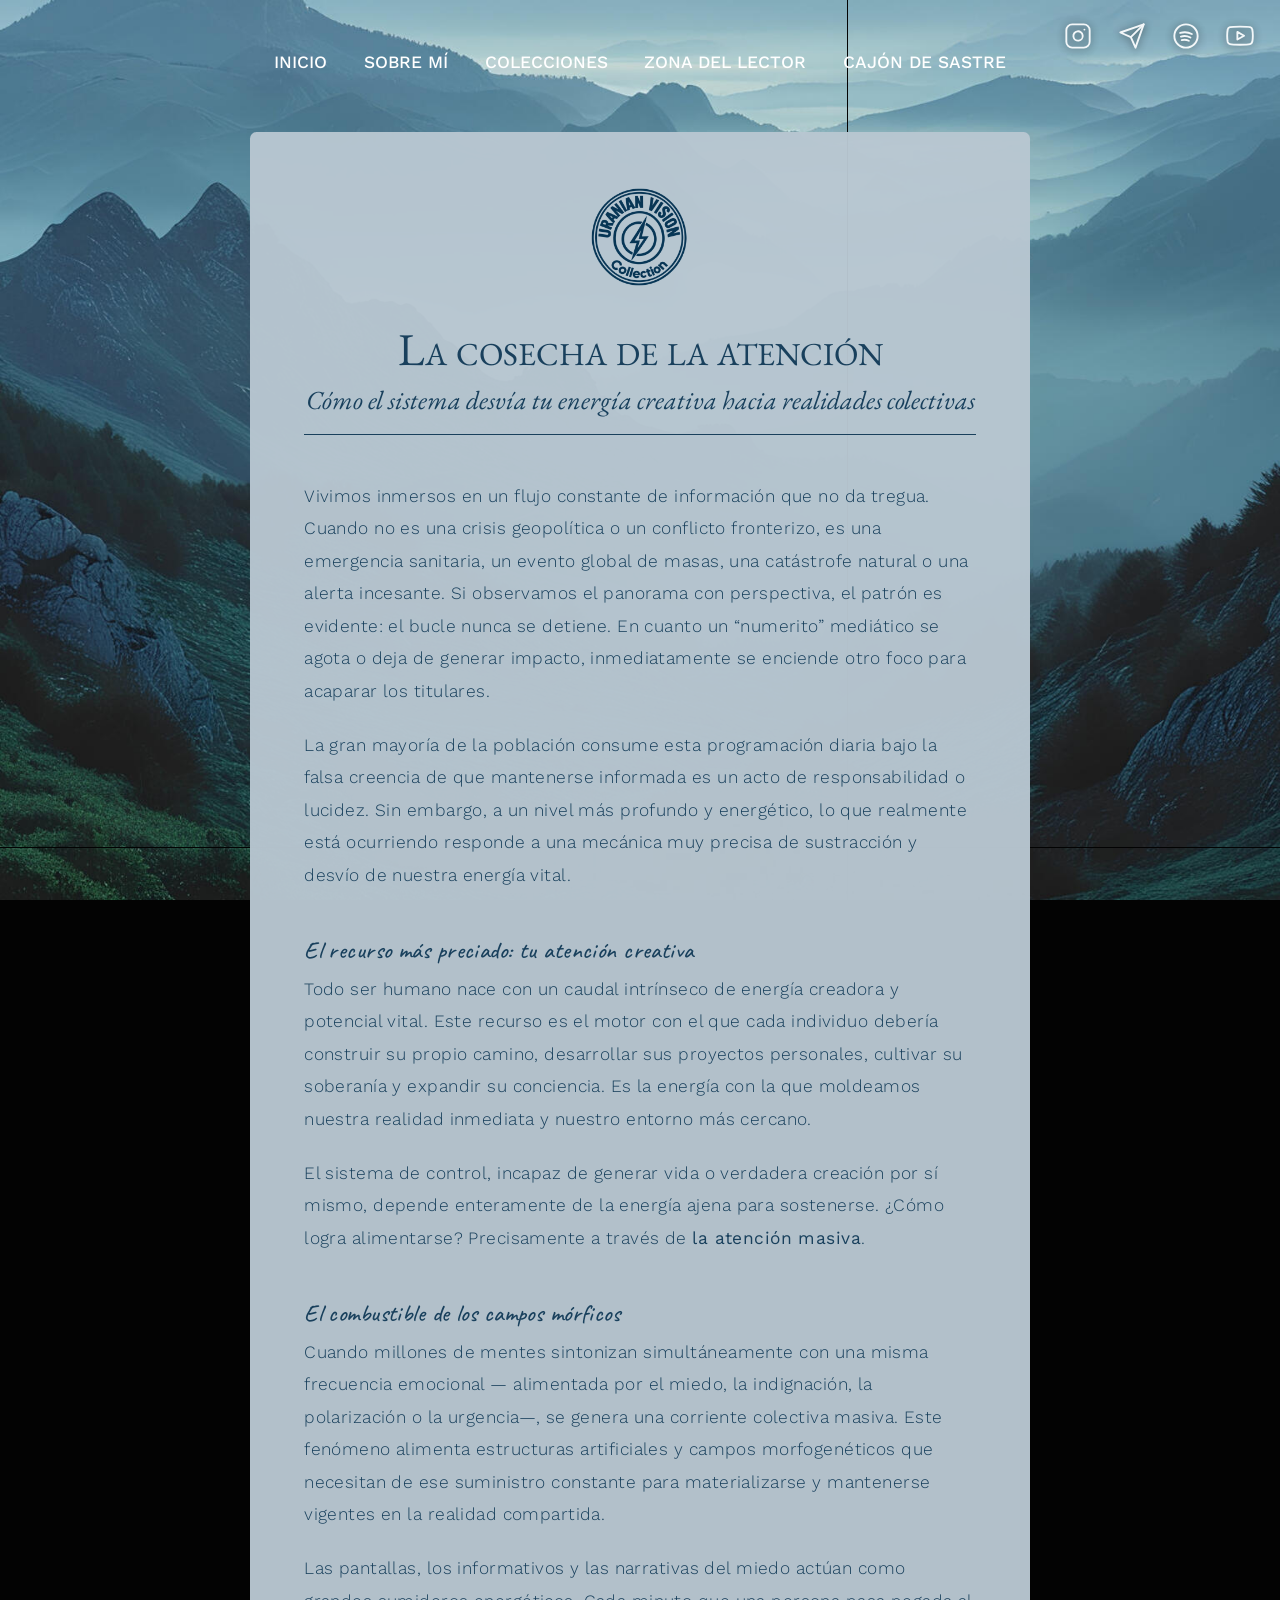
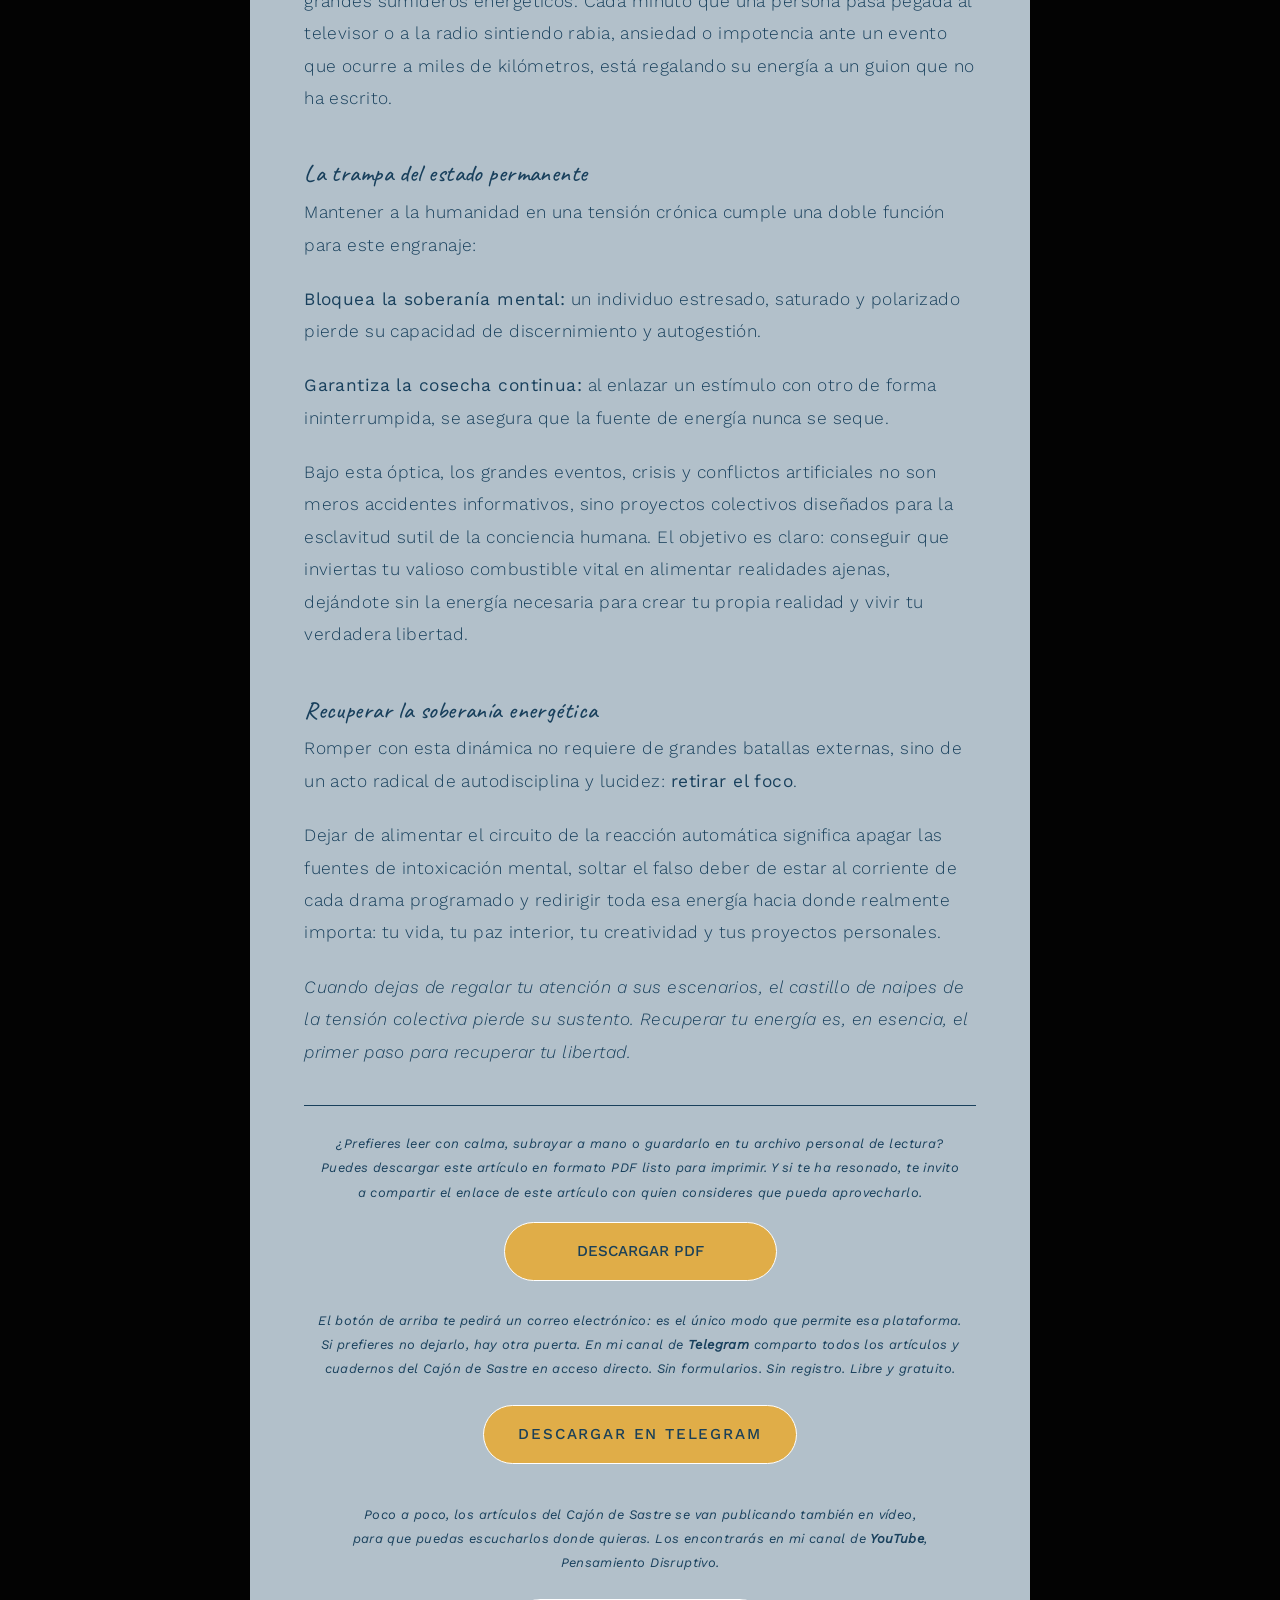
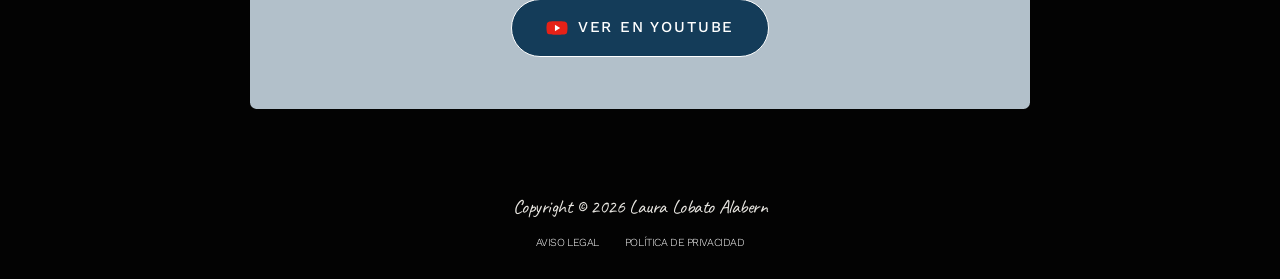
<file: articulos/la-cosecha-de-la-atencion.html>
<!DOCTYPE html>
<html lang="es">
<head>
	<meta charset="utf-8">
	<meta name="viewport" content="width=device-width,initial-scale=1">
	<meta name="color-scheme" content="light only">
	<title>La cosecha de la atención · Cajón de sastre</title>
	<meta name="description" content="Un drama mediático tras otro, sin tregua. No es casualidad: tu atención es la energía que alimenta guiones que no has escrito.">
	<meta name="author" content="Laura Lobato Alabern">
	<link rel="canonical" href="https://cajonsastre.lauralobatoalabern.com/articulos/la-cosecha-de-la-atencion">
	<meta property="og:type" content="article">
	<meta property="og:locale" content="es_ES">
	<meta property="og:site_name" content="Cajón de sastre · Laura Lobato Alabern">
	<meta property="og:title" content="La cosecha de la atención · Cajón de sastre">
	<meta property="og:description" content="Un drama mediático tras otro, sin tregua. No es casualidad: tu atención es la energía que alimenta guiones que no has escrito.">
	<meta property="og:url" content="https://cajonsastre.lauralobatoalabern.com/articulos/la-cosecha-de-la-atencion">
	<meta property="og:image" content="https://cajonsastre.lauralobatoalabern.com/imagenes/share.jpg">
	<meta name="twitter:card" content="summary_large_image">
	<link rel="icon" type="image/png" href="../imagenes/favicon.png">
	<link rel="apple-touch-icon" href="../imagenes/apple-touch-icon.png">
	<link rel="stylesheet" href="../estilo.css">
	<script type="application/ld+json">{"@context": "https://schema.org", "@type": "BlogPosting", "headline": "La cosecha de la atención", "description": "Un drama mediático tras otro, sin tregua. No es casualidad: tu atención es la energía que alimenta guiones que no has escrito.", "inLanguage": "es", "author": {"@type": "Person", "name": "Laura Lobato Alabern", "url": "https://lauralobatoalabern.com/"}, "image": "https://cajonsastre.lauralobatoalabern.com/imagenes/share.jpg", "mainEntityOfPage": "https://cajonsastre.lauralobatoalabern.com/articulos/la-cosecha-de-la-atencion", "datePublished": "2026-11-10"}</script>
</head>
<body class="es-articulo">
<nav class="redes-arriba" aria-label="Redes"><a href="https://www.instagram.com/uranianvisioncollection" target="_blank" rel="noopener noreferrer" aria-label="Instagram" title="Instagram"><svg viewBox="0 0 24 24" stroke-width="1.6" stroke-linecap="round" stroke-linejoin="round" aria-hidden="true"><rect x="2" y="2" width="20" height="20" rx="5" ry="5"></rect><path d="M16 11.37a4 4 0 1 1-7.914 1.174A4 4 0 0 1 16 11.37z"></path><line x1="17.5" y1="6.5" x2="17.5" y2="6.5"></line></svg></a><a href="https://t.me/pensamientodisruptivo" target="_blank" rel="noopener noreferrer" aria-label="Telegram" title="Telegram"><svg viewBox="0 0 24 24" stroke-width="1.6" stroke-linecap="round" stroke-linejoin="round" aria-hidden="true"><line x1="22" y1="2" x2="11" y2="13"></line><polygon points="22 2 15 22 11 13 2 9 22 2"></polygon></svg></a><a href="https://open.spotify.com/author/2XJarpO1DptcM6ioV4V4YG" target="_blank" rel="noopener noreferrer" aria-label="Spotify" title="Spotify"><svg viewBox="0 0 24 24" stroke-width="1.6" stroke-linecap="round" stroke-linejoin="round" aria-hidden="true"><circle cx="12" cy="12" r="10"></circle><path d="M7 9.4c3.3-1 7-.7 10 .9"></path><path d="M7.6 12.5c2.7-.8 5.7-.5 8.2.8"></path><path d="M8.3 15.5c2.1-.6 4.3-.3 6.1.6"></path></svg></a><a href="https://www.youtube.com/@PensamientoDisruptivoTV" target="_blank" rel="noopener noreferrer" aria-label="YouTube" title="YouTube"><svg viewBox="0 0 24 24" stroke-width="1.6" stroke-linecap="round" stroke-linejoin="round" aria-hidden="true"><path d="M22.54 6.42a2.78 2.78 0 0 0-1.94-2C18.88 4 12 4 12 4s-6.88 0-8.6.46a2.78 2.78 0 0 0-1.94 2A29 29 0 0 0 1 11.75a29 29 0 0 0 .46 5.33A2.78 2.78 0 0 0 3.4 19c1.72.46 8.6.46 8.6.46s6.88 0 8.6-.46a2.78 2.78 0 0 0 1.94-2 29 29 0 0 0 .46-5.25 29 29 0 0 0-.46-5.33z"></path><polygon points="9.75 15.02 15.5 11.75 9.75 8.48 9.75 15.02"></polygon></svg></a></nav>
<a class="saltar" href="#principal">Saltar al contenido</a>
<div class="sitio">
	<div class="contenido">
		<nav aria-label="Menú principal"><ul class="menu"><li><a href="https://lauralobatoalabern.com/">INICIO</a></li><li><a href="https://lauralobatoalabern.com/#sobre-mi">SOBRE MÍ</a></li><li><a href="https://lauralobatoalabern.com/#colecciones">COLECCIONES</a></li><li><a href="https://lauralobatoalabern.com/#zona-lector">ZONA DEL LECTOR</a></li><li><a href="https://cajonsastre.lauralobatoalabern.com/" aria-current="page">CAJÓN DE SASTRE</a></li></ul></nav>
		<main id="principal">
			<article class="panel panel--claro">
				<header>
					<img class="articulo__logo" src="../imagenes/logo-uranian-vision.png" width="368" height="368" alt="Uranian Vision Collection" translate="no">
					<h1 class="articulo__titulo">La cosecha de la atención</h1>
					<p class="articulo__subtitulo articulo__subtitulo--largo"><em>Cómo el sistema desvía tu energía creativa hacia realidades colectivas</em></p>
					<hr class="divisor divisor--azul">
				</header>
				<div class="cuerpo">
<p class="entradilla">Vivimos inmersos en un flujo constante de información que no da tregua. Cuando no es una crisis geopolítica o un conflicto fronterizo, es una emergencia sanitaria, un evento global de masas, una catástrofe natural o una alerta incesante. Si observamos el panorama con perspectiva, el patrón es evidente: el bucle nunca se detiene. En cuanto un “numerito” mediático se agota o deja de generar impacto, inmediatamente se enciende otro foco para acaparar los titulares.</p>
<p class="nuevo">La gran mayoría de la población consume esta programación diaria bajo la falsa creencia de que mantenerse informada es un acto de responsabilidad o lucidez. Sin embargo, a un nivel más profundo y energético, lo que realmente está ocurriendo responde a una mecánica muy precisa de sustracción y desvío de nuestra energía vital.</p>
<h2>El recurso más preciado: tu atención creativa</h2>
<p>Todo ser humano nace con un caudal intrínseco de energía creadora y potencial vital. Este recurso es el motor con el que cada individuo debería construir su propio camino, desarrollar sus proyectos personales, cultivar su soberanía y expandir su conciencia. Es la energía con la que moldeamos nuestra realidad inmediata y nuestro entorno más cercano.</p>
<p class="nuevo">El sistema de control, incapaz de generar vida o verdadera creación por sí mismo, depende enteramente de la energía ajena para sostenerse. ¿Cómo logra alimentarse? Precisamente a través de <strong>la atención masiva</strong>.</p>
<h2>El combustible de los campos mórficos</h2>
<p>Cuando millones de mentes sintonizan simultáneamente con una misma frecuencia emocional — alimentada por el miedo, la indignación, la polarización o la urgencia—, se genera una corriente colectiva masiva. Este fenómeno alimenta estructuras artificiales y campos morfogenéticos que necesitan de ese suministro constante para materializarse y mantenerse vigentes en la realidad compartida.</p>
<p class="nuevo">Las pantallas, los informativos y las narrativas del miedo actúan como grandes sumideros energéticos. Cada minuto que una persona pasa pegada al televisor o a la radio sintiendo rabia, ansiedad o impotencia ante un evento que ocurre a miles de kilómetros, está regalando su energía a un guion que no ha escrito.</p>
<h2>La trampa del estado permanente</h2>
<p>Mantener a la humanidad en una tensión crónica cumple una doble función para este engranaje:</p>
<p class="nuevo"><strong>Bloquea la soberanía mental:</strong> un individuo estresado, saturado y polarizado pierde su capacidad de discernimiento y autogestión.</p>
<p class="nuevo"><strong>Garantiza la cosecha continua:</strong> al enlazar un estímulo con otro de forma ininterrumpida, se asegura que la fuente de energía nunca se seque.</p>
<p class="nuevo">Bajo esta óptica, los grandes eventos, crisis y conflictos artificiales no son meros accidentes informativos, sino proyectos colectivos diseñados para la esclavitud sutil de la conciencia humana. El objetivo es claro: conseguir que inviertas tu valioso combustible vital en alimentar realidades ajenas, dejándote sin la energía necesaria para crear tu propia realidad y vivir tu verdadera libertad.</p>
<h2>Recuperar la soberanía energética</h2>
<p>Romper con esta dinámica no requiere de grandes batallas externas, sino de un acto radical de autodisciplina y lucidez: <strong>retirar el foco</strong>.</p>
<p class="nuevo">Dejar de alimentar el circuito de la reacción automática significa apagar las fuentes de intoxicación mental, soltar el falso deber de estar al corriente de cada drama programado y redirigir toda esa energía hacia donde realmente importa: tu vida, tu paz interior, tu creatividad y tus proyectos personales.</p>
<p class="nuevo"><em>Cuando dejas de regalar tu atención a sus escenarios, el castillo de naipes de la tensión colectiva pierde su sustento. Recuperar tu energía es, en esencia, el primer paso para recuperar tu libertad.</em></p>
				</div>
				<footer class="descarga">
					<hr class="divisor divisor--azul">
					<p class="descarga__texto"><em>¿Prefieres leer con calma, subrayar a mano o guardarlo en tu archivo personal de lectura? Puedes descargar este artículo en formato PDF listo para imprimir. Y si te ha resonado, te invito a compartir el enlace de este artículo con quien consideres que pueda aprovecharlo.</em></p>
					<ul class="botones botones--articulo">
						<li><a class="boton-oro boton-oro--articulo" href="https://payhip.com/b/Fsfbq" rel="noopener">DESCARGAR PDF</a></li>
					</ul>
					<div class="cds-tg-wrap">
						<p class="cds-tg-text">El botón de arriba te pedirá un correo electrónico: es el único modo que permite esa plataforma. Si prefieres no dejarlo, hay otra puerta. En mi canal de <strong>Telegram</strong> comparto todos los artículos y cuadernos del Cajón de Sastre en acceso directo. Sin formularios. Sin registro. Libre y gratuito.</p>
						<a class="cds-tg-btn" href="https://t.me/pensamientodisruptivo" target="_blank" rel="noopener">DESCARGAR EN TELEGRAM</a>
					</div>
					<div class="cds-tg-wrap cds-yt-wrap">
						<p class="cds-tg-text">Poco a poco, los artículos del Cajón de Sastre se van publicando también en vídeo,<br class="salto-ancho"> para que puedas escucharlos donde quieras. Los encontrarás en mi canal de <strong>YouTube</strong>, <span style="white-space:nowrap">Pensamiento Disruptivo.</span></p>
						<a class="cds-yt-btn" href="https://www.youtube.com/@PensamientoDisruptivoTV" target="_blank" rel="noopener"><svg viewBox="0 0 24 24" aria-hidden="true"><path fill="#e62117" d="M23 7.2a3 3 0 0 0-2.1-2.1C19 4.6 12 4.6 12 4.6s-7 0-8.9.5A3 3 0 0 0 1 7.2 31 31 0 0 0 .5 12a31 31 0 0 0 .5 4.8 3 3 0 0 0 2.1 2.1c1.9.5 8.9.5 8.9.5s7 0 8.9-.5a3 3 0 0 0 2.1-2.1 31 31 0 0 0 .5-4.8 31 31 0 0 0-.5-4.8z"/><path fill="#fff" d="M9.75 15.5 15.5 12 9.75 8.5z"/></svg>VER EN YOUTUBE</a>
					</div>
				</footer>
			</article>

		</main>
	</div>
	<footer class="pie">
	<div class="redes-pie"><div class="redes-pie__linea" aria-hidden="true"></div><nav class="redes-pie__iconos" aria-label="Redes"><a href="https://www.instagram.com/uranianvisioncollection" target="_blank" rel="noopener noreferrer" aria-label="Instagram" title="Instagram"><svg viewBox="0 0 24 24" stroke-width="1.6" stroke-linecap="round" stroke-linejoin="round" aria-hidden="true"><rect x="2" y="2" width="20" height="20" rx="5" ry="5"></rect><path d="M16 11.37a4 4 0 1 1-7.914 1.174A4 4 0 0 1 16 11.37z"></path><line x1="17.5" y1="6.5" x2="17.5" y2="6.5"></line></svg></a><a href="https://t.me/pensamientodisruptivo" target="_blank" rel="noopener noreferrer" aria-label="Telegram" title="Telegram"><svg viewBox="0 0 24 24" stroke-width="1.6" stroke-linecap="round" stroke-linejoin="round" aria-hidden="true"><line x1="22" y1="2" x2="11" y2="13"></line><polygon points="22 2 15 22 11 13 2 9 22 2"></polygon></svg></a><a href="https://open.spotify.com/author/2XJarpO1DptcM6ioV4V4YG" target="_blank" rel="noopener noreferrer" aria-label="Spotify" title="Spotify"><svg viewBox="0 0 24 24" stroke-width="1.6" stroke-linecap="round" stroke-linejoin="round" aria-hidden="true"><circle cx="12" cy="12" r="10"></circle><path d="M7 9.4c3.3-1 7-.7 10 .9"></path><path d="M7.6 12.5c2.7-.8 5.7-.5 8.2.8"></path><path d="M8.3 15.5c2.1-.6 4.3-.3 6.1.6"></path></svg></a><a href="https://www.youtube.com/@PensamientoDisruptivoTV" target="_blank" rel="noopener noreferrer" aria-label="YouTube" title="YouTube"><svg viewBox="0 0 24 24" stroke-width="1.6" stroke-linecap="round" stroke-linejoin="round" aria-hidden="true"><path d="M22.54 6.42a2.78 2.78 0 0 0-1.94-2C18.88 4 12 4 12 4s-6.88 0-8.6.46a2.78 2.78 0 0 0-1.94 2A29 29 0 0 0 1 11.75a29 29 0 0 0 .46 5.33A2.78 2.78 0 0 0 3.4 19c1.72.46 8.6.46 8.6.46s6.88 0 8.6-.46a2.78 2.78 0 0 0 1.94-2 29 29 0 0 0 .46-5.25 29 29 0 0 0-.46-5.33z"></path><polygon points="9.75 15.02 15.5 11.75 9.75 8.48 9.75 15.02"></polygon></svg></a></nav></div>
	<p class="pie__copyright">Copyright © 2026 Laura Lobato Alabern</p>
	<ul class="pie__enlaces">
		<li><a href="https://lauralobatoalabern.com/#aviso-legal">Aviso legal</a></li>
		<li><a href="https://lauralobatoalabern.com/#politica-privacidad">Política de privacidad</a></li>
	</ul>
</footer>
</div>
<!-- Estadísticas: Cloudflare Web Analytics (no cuenta las visitas de la autora: abrir una vez la web con ?soyyo; para volver a contarlas, ?soylector) -->
<script>
(function () {
	try {
		var q = location.search;
		if (q.indexOf('soyyo') !== -1) localStorage.setItem('noContarme', '1');
		if (q.indexOf('soylector') !== -1) localStorage.removeItem('noContarme');
		if (localStorage.getItem('noContarme') === '1') return;
	} catch (e) {}
	var s = document.createElement('script');
	s.defer = true;
	s.src = 'https://static.cloudflareinsights.com/beacon.min.js';
	s.setAttribute('data-cf-beacon', '{"token": "a7a8092ff70c465bae6b05d05f35cd06"}');
	document.body.appendChild(s);
})();
</script>
<!-- Fin estadísticas -->
</body>
</html>
</file>
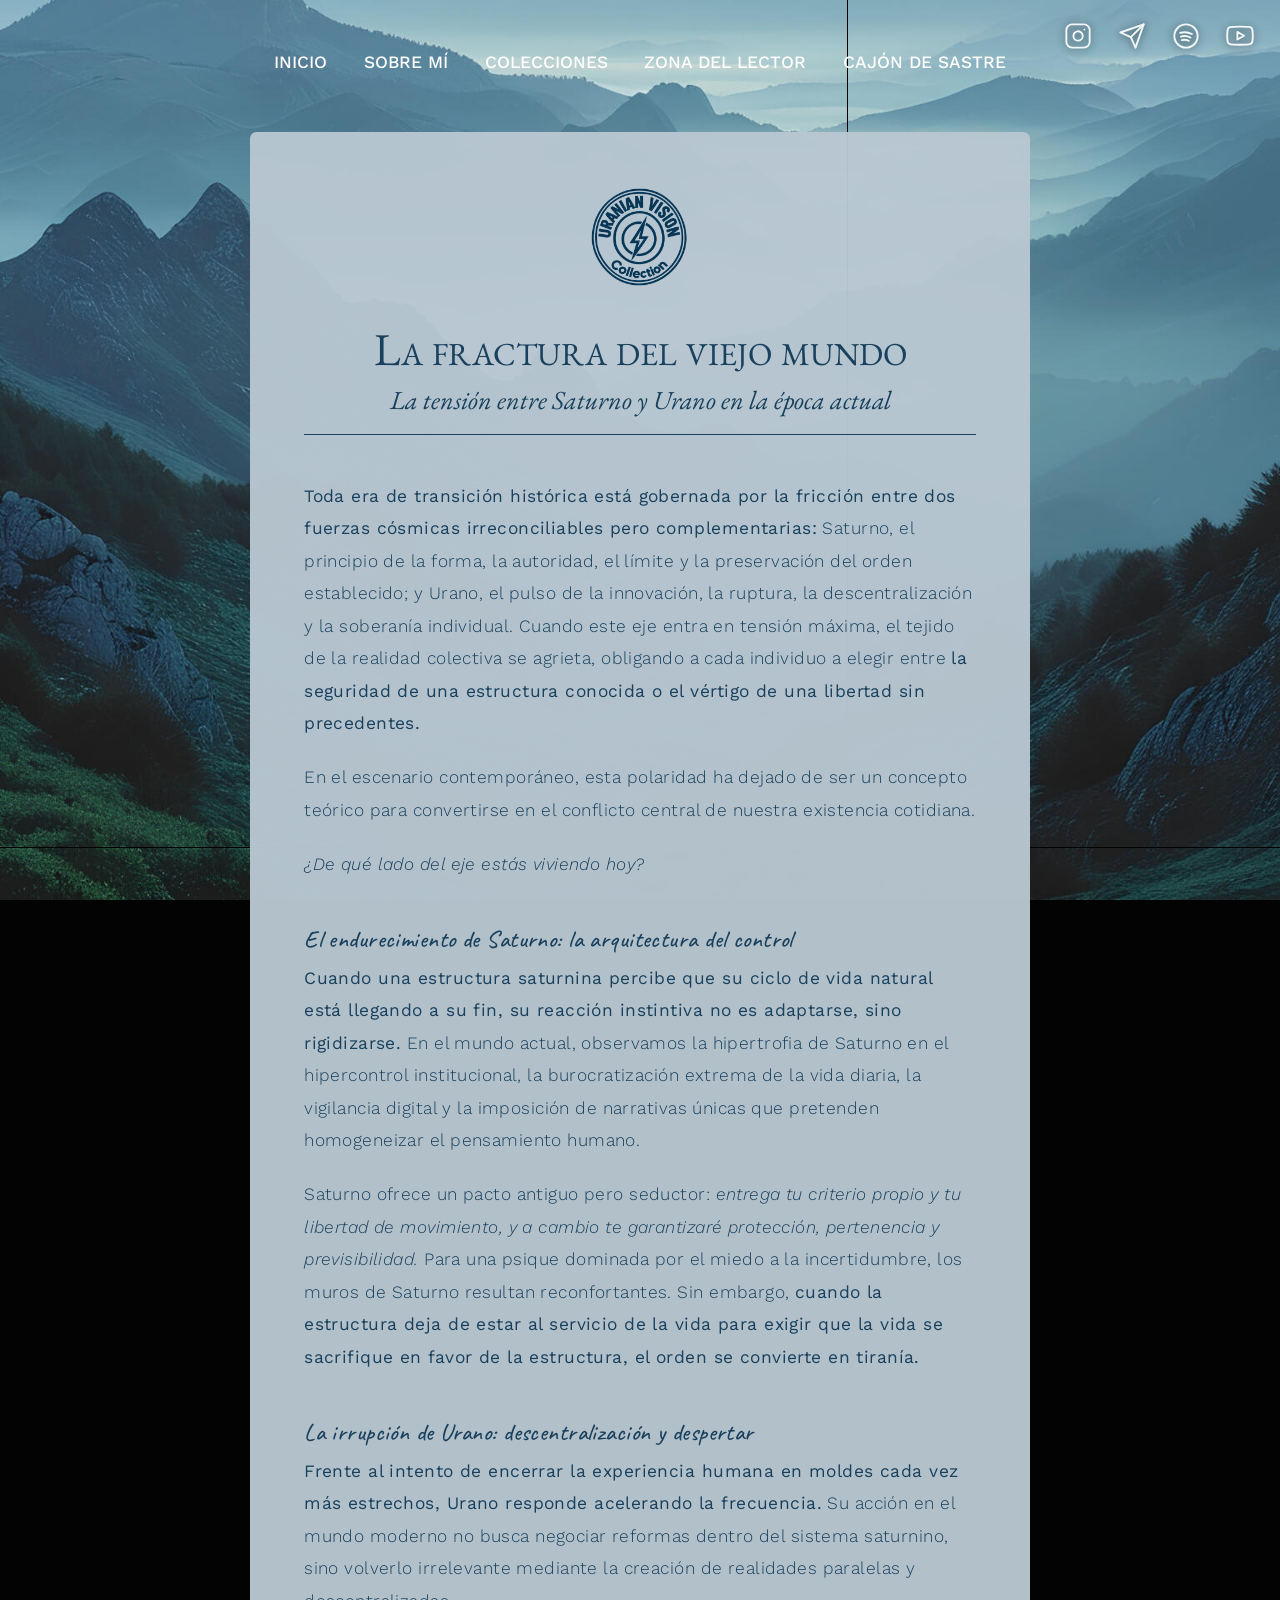
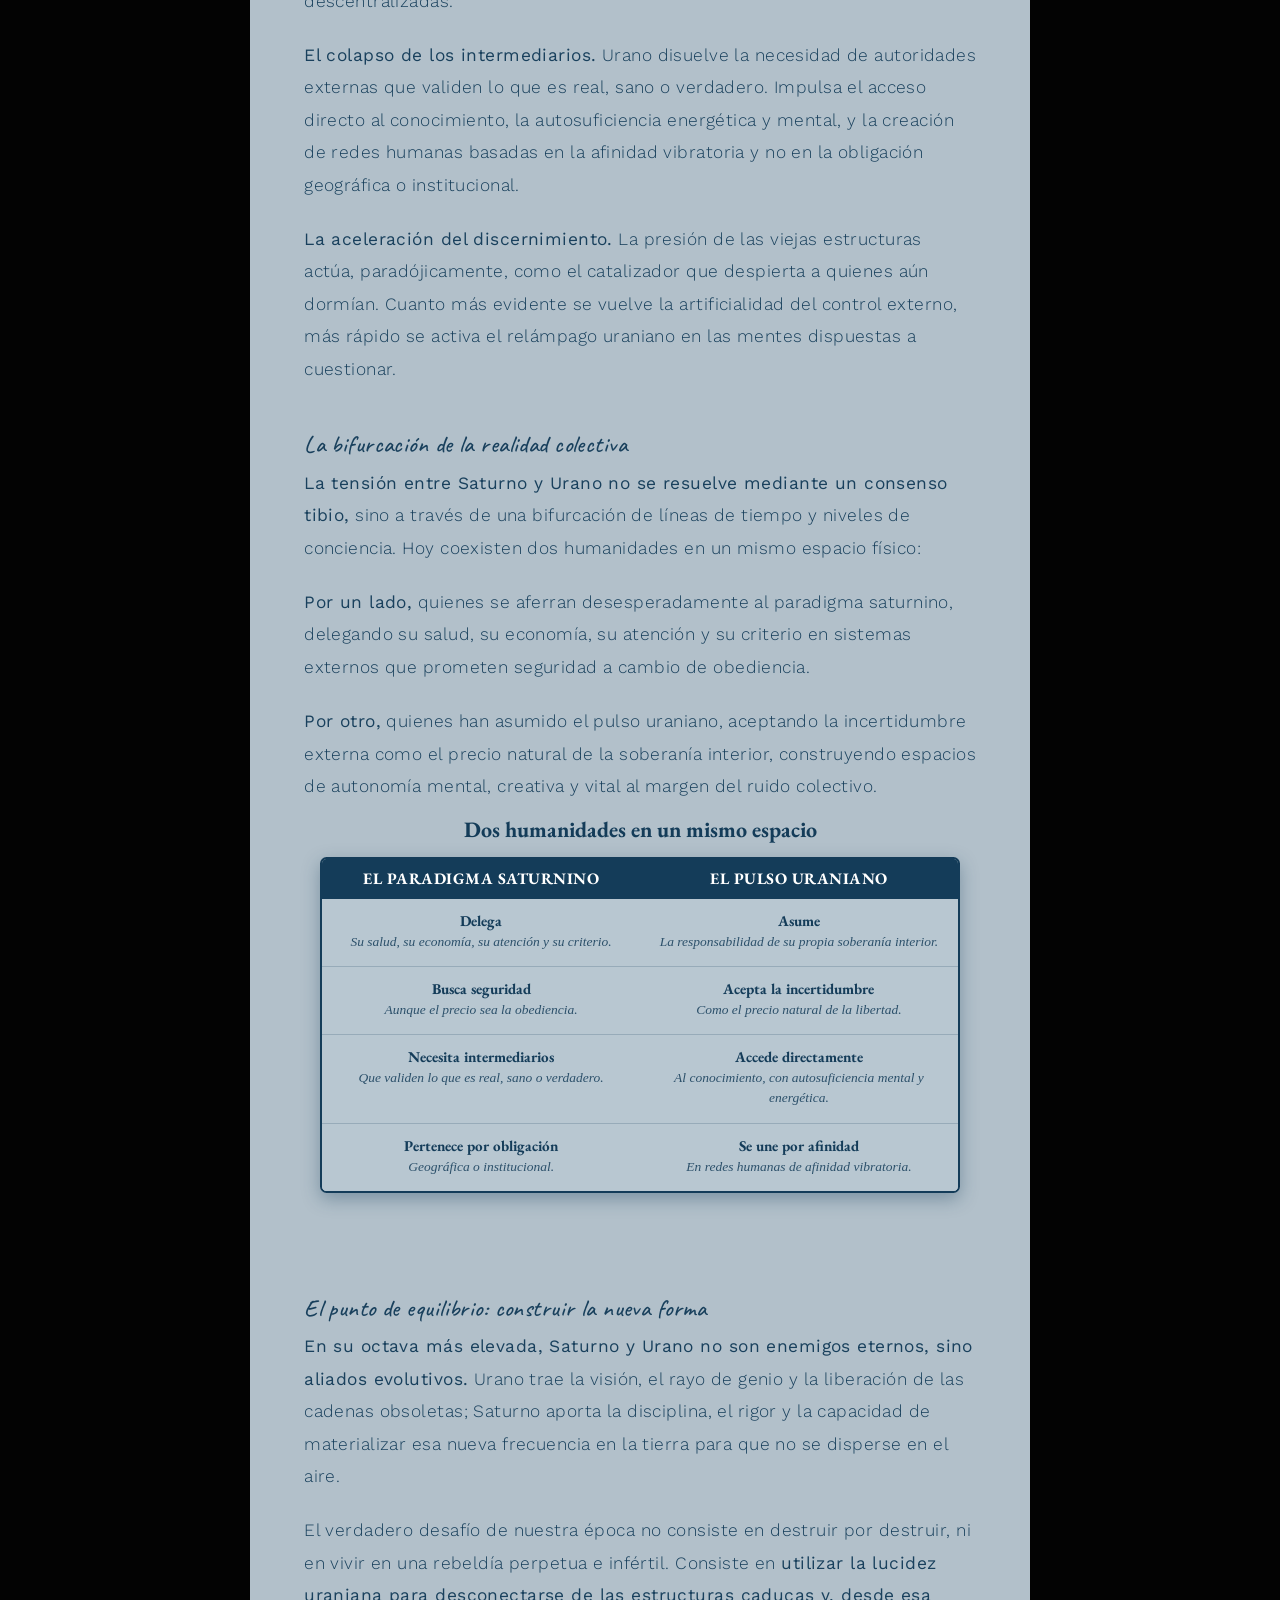
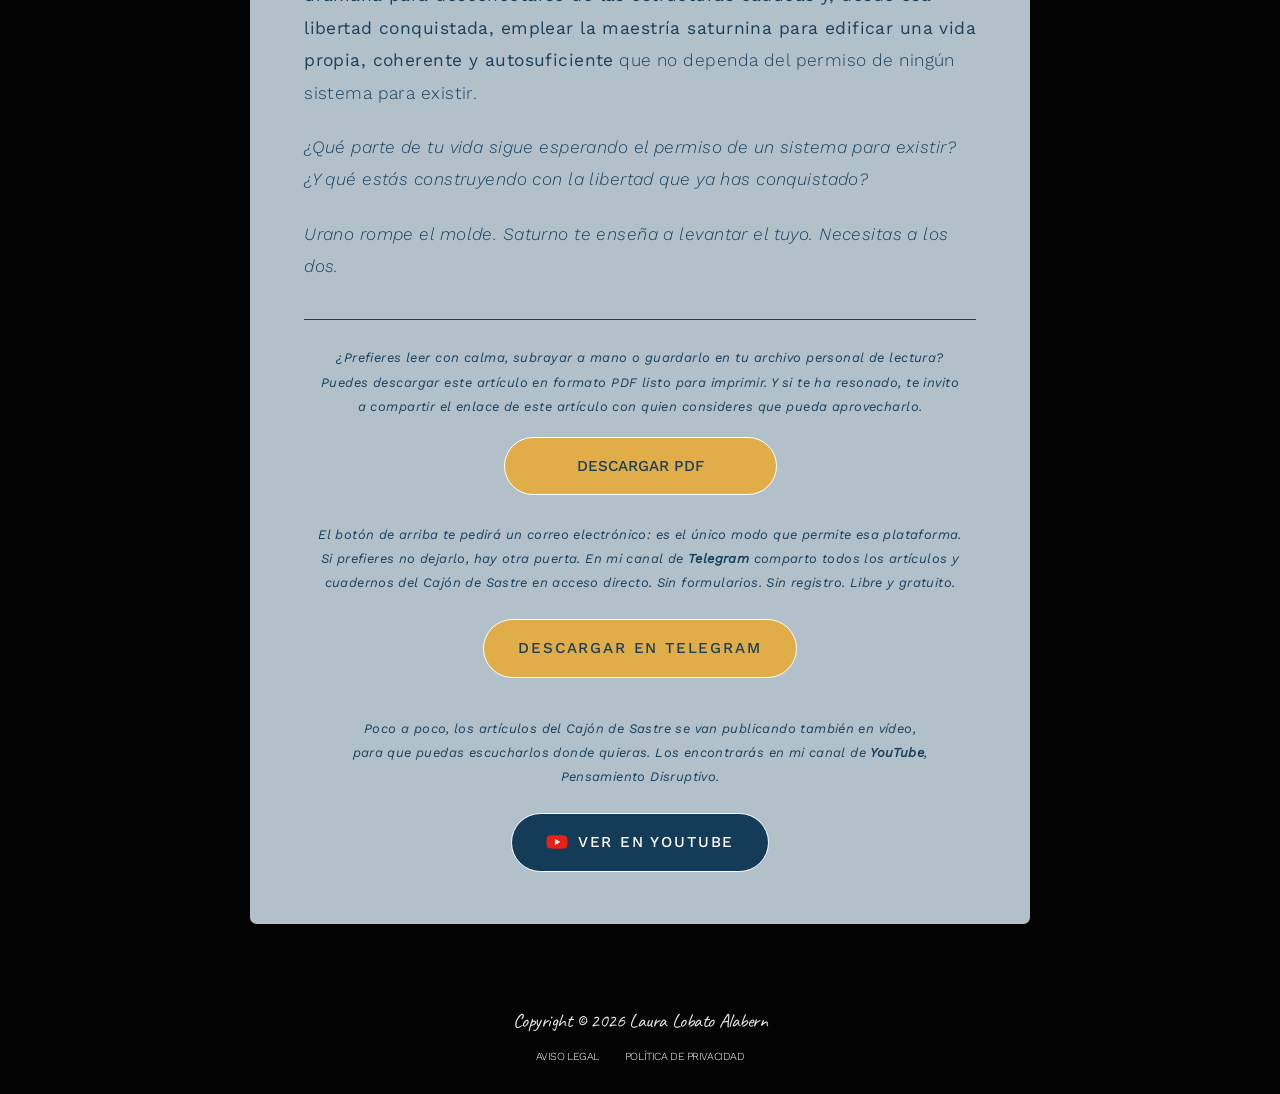
<file: articulos/la-fractura-del-viejo-mundo.html>
<!DOCTYPE html>
<html lang="es">
<head>
	<meta charset="utf-8">
	<meta name="viewport" content="width=device-width,initial-scale=1">
	<meta name="color-scheme" content="light only">
	<title>La fractura del viejo mundo · Cajón de sastre</title>
	<meta name="description" content="Control frente a soberanía. El choque entre Saturno y Urano ya no es teoría: es el conflicto central de nuestra vida cotidiana.">
	<meta name="author" content="Laura Lobato Alabern">
	<link rel="canonical" href="https://cajonsastre.lauralobatoalabern.com/articulos/la-fractura-del-viejo-mundo">
	<meta property="og:type" content="article">
	<meta property="og:locale" content="es_ES">
	<meta property="og:site_name" content="Cajón de sastre · Laura Lobato Alabern">
	<meta property="og:title" content="La fractura del viejo mundo · Cajón de sastre">
	<meta property="og:description" content="Control frente a soberanía. El choque entre Saturno y Urano ya no es teoría: es el conflicto central de nuestra vida cotidiana.">
	<meta property="og:url" content="https://cajonsastre.lauralobatoalabern.com/articulos/la-fractura-del-viejo-mundo">
	<meta property="og:image" content="https://cajonsastre.lauralobatoalabern.com/imagenes/share.jpg">
	<meta name="twitter:card" content="summary_large_image">
	<link rel="icon" type="image/png" href="../imagenes/favicon.png">
	<link rel="apple-touch-icon" href="../imagenes/apple-touch-icon.png">
	<link rel="stylesheet" href="../estilo.css">
	<script type="application/ld+json">{"@context": "https://schema.org", "@type": "BlogPosting", "headline": "La fractura del viejo mundo", "description": "Control frente a soberanía. El choque entre Saturno y Urano ya no es teoría: es el conflicto central de nuestra vida cotidiana.", "inLanguage": "es", "author": {"@type": "Person", "name": "Laura Lobato Alabern", "url": "https://lauralobatoalabern.com/"}, "image": "https://cajonsastre.lauralobatoalabern.com/imagenes/share.jpg", "mainEntityOfPage": "https://cajonsastre.lauralobatoalabern.com/articulos/la-fractura-del-viejo-mundo", "datePublished": "2026-11-20"}</script>
</head>
<body class="es-articulo">
<nav class="redes-arriba" aria-label="Redes"><a href="https://www.instagram.com/uranianvisioncollection" target="_blank" rel="noopener noreferrer" aria-label="Instagram" title="Instagram"><svg viewBox="0 0 24 24" stroke-width="1.6" stroke-linecap="round" stroke-linejoin="round" aria-hidden="true"><rect x="2" y="2" width="20" height="20" rx="5" ry="5"></rect><path d="M16 11.37a4 4 0 1 1-7.914 1.174A4 4 0 0 1 16 11.37z"></path><line x1="17.5" y1="6.5" x2="17.5" y2="6.5"></line></svg></a><a href="https://t.me/pensamientodisruptivo" target="_blank" rel="noopener noreferrer" aria-label="Telegram" title="Telegram"><svg viewBox="0 0 24 24" stroke-width="1.6" stroke-linecap="round" stroke-linejoin="round" aria-hidden="true"><line x1="22" y1="2" x2="11" y2="13"></line><polygon points="22 2 15 22 11 13 2 9 22 2"></polygon></svg></a><a href="https://open.spotify.com/author/2XJarpO1DptcM6ioV4V4YG" target="_blank" rel="noopener noreferrer" aria-label="Spotify" title="Spotify"><svg viewBox="0 0 24 24" stroke-width="1.6" stroke-linecap="round" stroke-linejoin="round" aria-hidden="true"><circle cx="12" cy="12" r="10"></circle><path d="M7 9.4c3.3-1 7-.7 10 .9"></path><path d="M7.6 12.5c2.7-.8 5.7-.5 8.2.8"></path><path d="M8.3 15.5c2.1-.6 4.3-.3 6.1.6"></path></svg></a><a href="https://www.youtube.com/@PensamientoDisruptivoTV" target="_blank" rel="noopener noreferrer" aria-label="YouTube" title="YouTube"><svg viewBox="0 0 24 24" stroke-width="1.6" stroke-linecap="round" stroke-linejoin="round" aria-hidden="true"><path d="M22.54 6.42a2.78 2.78 0 0 0-1.94-2C18.88 4 12 4 12 4s-6.88 0-8.6.46a2.78 2.78 0 0 0-1.94 2A29 29 0 0 0 1 11.75a29 29 0 0 0 .46 5.33A2.78 2.78 0 0 0 3.4 19c1.72.46 8.6.46 8.6.46s6.88 0 8.6-.46a2.78 2.78 0 0 0 1.94-2 29 29 0 0 0 .46-5.25 29 29 0 0 0-.46-5.33z"></path><polygon points="9.75 15.02 15.5 11.75 9.75 8.48 9.75 15.02"></polygon></svg></a></nav>
<a class="saltar" href="#principal">Saltar al contenido</a>
<div class="sitio">
	<div class="contenido">
		<nav aria-label="Menú principal"><ul class="menu"><li><a href="https://lauralobatoalabern.com/">INICIO</a></li><li><a href="https://lauralobatoalabern.com/#sobre-mi">SOBRE MÍ</a></li><li><a href="https://lauralobatoalabern.com/#colecciones">COLECCIONES</a></li><li><a href="https://lauralobatoalabern.com/#zona-lector">ZONA DEL LECTOR</a></li><li><a href="https://cajonsastre.lauralobatoalabern.com/" aria-current="page">CAJÓN DE SASTRE</a></li></ul></nav>
		<main id="principal">
			<article class="panel panel--claro">
				<header>
					<img class="articulo__logo" src="../imagenes/logo-uranian-vision.png" width="368" height="368" alt="Uranian Vision Collection" translate="no">
					<h1 class="articulo__titulo">La fractura del viejo mundo</h1>
					<p class="articulo__subtitulo articulo__subtitulo--largo"><em>La tensión entre Saturno y Urano en la época actual</em></p>
					<hr class="divisor divisor--azul">
				</header>
				<div class="cuerpo">
<p class="entradilla"><strong>Toda era de transición histórica está gobernada por la fricción entre dos fuerzas cósmicas irreconciliables pero complementarias:</strong> Saturno, el principio de la forma, la autoridad, el límite y la preservación del orden establecido; y Urano, el pulso de la innovación, la ruptura, la descentralización y la soberanía individual. Cuando este eje entra en tensión máxima, el tejido de la realidad colectiva se agrieta, obligando a cada individuo a elegir entre <strong>la seguridad de una estructura conocida o el vértigo de una libertad sin precedentes.</strong></p>
<p class="nuevo">En el escenario contemporáneo, esta polaridad ha dejado de ser un concepto teórico para convertirse en el conflicto central de nuestra existencia cotidiana.</p>
<p class="nuevo"><em>¿De qué lado del eje estás viviendo hoy?</em></p>
<h2>El endurecimiento de Saturno: la arquitectura del control</h2>
<p><strong>Cuando una estructura saturnina percibe que su ciclo de vida natural está llegando a su fin, su reacción instintiva no es adaptarse, sino rigidizarse.</strong> En el mundo actual, observamos la hipertrofia de Saturno en el hipercontrol institucional, la burocratización extrema de la vida diaria, la vigilancia digital y la imposición de narrativas únicas que pretenden homogeneizar el pensamiento humano.</p>
<p class="nuevo">Saturno ofrece un pacto antiguo pero seductor: <em>entrega tu criterio propio y tu libertad de movimiento, y a cambio te garantizaré protección, pertenencia y previsibilidad.</em> Para una psique dominada por el miedo a la incertidumbre, los muros de Saturno resultan reconfortantes. Sin embargo, <strong>cuando la estructura deja de estar al servicio de la vida para exigir que la vida se sacrifique en favor de la estructura, el orden se convierte en tiranía.</strong></p>
<h2>La irrupción de Urano: descentralización y despertar</h2>
<p><strong>Frente al intento de encerrar la experiencia humana en moldes cada vez más estrechos, Urano responde acelerando la frecuencia.</strong> Su acción en el mundo moderno no busca negociar reformas dentro del sistema saturnino, sino volverlo irrelevante mediante la creación de realidades paralelas y descentralizadas.</p>
<p class="nuevo"><strong>El colapso de los intermediarios.</strong> Urano disuelve la necesidad de autoridades externas que validen lo que es real, sano o verdadero. Impulsa el acceso directo al conocimiento, la autosuficiencia energética y mental, y la creación de redes humanas basadas en la afinidad vibratoria y no en la obligación geográfica o institucional.</p>
<p class="nuevo"><strong>La aceleración del discernimiento.</strong> La presión de las viejas estructuras actúa, paradójicamente, como el catalizador que despierta a quienes aún dormían. Cuanto más evidente se vuelve la artificialidad del control externo, más rápido se activa el relámpago uraniano en las mentes dispuestas a cuestionar.</p>
<h2>La bifurcación de la realidad colectiva</h2>
<p><strong>La tensión entre Saturno y Urano no se resuelve mediante un consenso tibio,</strong> sino a través de una bifurcación de líneas de tiempo y niveles de conciencia. Hoy coexisten dos humanidades en un mismo espacio físico:</p>
<p class="nuevo"><strong>Por un lado,</strong> quienes se aferran desesperadamente al paradigma saturnino, delegando su salud, su economía, su atención y su criterio en sistemas externos que prometen seguridad a cambio de obediencia.</p>
<p class="nuevo"><strong>Por otro,</strong> quienes han asumido el pulso uraniano, aceptando la incertidumbre externa como el precio natural de la soberanía interior, construyendo espacios de autonomía mental, creativa y vital al margen del ruido colectivo.</p>
<div class="uv-compare-wrap">
<div class="uv-compare-section"><h2 class="uv-compare-title">Dos humanidades en un mismo espacio</h2><table class="uv-compare-table"><thead><tr><th>El paradigma saturnino</th><th>El pulso uraniano</th></tr></thead><tbody><tr><td data-columna="El paradigma saturnino"><strong>Delega</strong><em>Su salud, su economía, su atención y su criterio.</em></td><td data-columna="El pulso uraniano"><strong>Asume</strong><em>La responsabilidad de su propia soberanía interior.</em></td></tr><tr><td data-columna="El paradigma saturnino"><strong>Busca seguridad</strong><em>Aunque el precio sea la obediencia.</em></td><td data-columna="El pulso uraniano"><strong>Acepta la incertidumbre</strong><em>Como el precio natural de la libertad.</em></td></tr><tr><td data-columna="El paradigma saturnino"><strong>Necesita intermediarios</strong><em>Que validen lo que es real, sano o verdadero.</em></td><td data-columna="El pulso uraniano"><strong>Accede directamente</strong><em>Al conocimiento, con autosuficiencia mental y energética.</em></td></tr><tr><td data-columna="El paradigma saturnino"><strong>Pertenece por obligación</strong><em>Geográfica o institucional.</em></td><td data-columna="El pulso uraniano"><strong>Se une por afinidad</strong><em>En redes humanas de afinidad vibratoria.</em></td></tr></tbody></table></div>
</div>
<h2>El punto de equilibrio: construir la nueva forma</h2>
<p><strong>En su octava más elevada, Saturno y Urano no son enemigos eternos, sino aliados evolutivos.</strong> Urano trae la visión, el rayo de genio y la liberación de las cadenas obsoletas; Saturno aporta la disciplina, el rigor y la capacidad de materializar esa nueva frecuencia en la tierra para que no se disperse en el aire.</p>
<p class="nuevo">El verdadero desafío de nuestra época no consiste en destruir por destruir, ni en vivir en una rebeldía perpetua e infértil. Consiste en <strong>utilizar la lucidez uraniana para desconectarse de las estructuras caducas y, desde esa libertad conquistada, emplear la maestría saturnina para edificar una vida propia, coherente y autosuficiente</strong> que no dependa del permiso de ningún sistema para existir.</p>
<p class="nuevo"><em>¿Qué parte de tu vida sigue esperando el permiso de un sistema para existir? ¿Y qué estás construyendo con la libertad que ya has conquistado?</em></p>
<p class="nuevo"><em>Urano rompe el molde. Saturno te enseña a levantar el tuyo. Necesitas a los dos.</em></p>
				</div>
				<footer class="descarga">
					<hr class="divisor divisor--azul">
					<p class="descarga__texto"><em>¿Prefieres leer con calma, subrayar a mano o guardarlo en tu archivo personal de lectura? Puedes descargar este artículo en formato PDF listo para imprimir. Y si te ha resonado, te invito a compartir el enlace de este artículo con quien consideres que pueda aprovecharlo.</em></p>
					<ul class="botones botones--articulo">
						<li><a class="boton-oro boton-oro--articulo" href="https://payhip.com/b/P76yu" rel="noopener">DESCARGAR PDF</a></li>
					</ul>
					<div class="cds-tg-wrap">
						<p class="cds-tg-text">El botón de arriba te pedirá un correo electrónico: es el único modo que permite esa plataforma. Si prefieres no dejarlo, hay otra puerta. En mi canal de <strong>Telegram</strong> comparto todos los artículos y cuadernos del Cajón de Sastre en acceso directo. Sin formularios. Sin registro. Libre y gratuito.</p>
						<a class="cds-tg-btn" href="https://t.me/pensamientodisruptivo" target="_blank" rel="noopener">DESCARGAR EN TELEGRAM</a>
					</div>
					<div class="cds-tg-wrap cds-yt-wrap">
						<p class="cds-tg-text">Poco a poco, los artículos del Cajón de Sastre se van publicando también en vídeo,<br class="salto-ancho"> para que puedas escucharlos donde quieras. Los encontrarás en mi canal de <strong>YouTube</strong>, <span style="white-space:nowrap">Pensamiento Disruptivo.</span></p>
						<a class="cds-yt-btn" href="https://www.youtube.com/@PensamientoDisruptivoTV" target="_blank" rel="noopener"><svg viewBox="0 0 24 24" aria-hidden="true"><path fill="#e62117" d="M23 7.2a3 3 0 0 0-2.1-2.1C19 4.6 12 4.6 12 4.6s-7 0-8.9.5A3 3 0 0 0 1 7.2 31 31 0 0 0 .5 12a31 31 0 0 0 .5 4.8 3 3 0 0 0 2.1 2.1c1.9.5 8.9.5 8.9.5s7 0 8.9-.5a3 3 0 0 0 2.1-2.1 31 31 0 0 0 .5-4.8 31 31 0 0 0-.5-4.8z"/><path fill="#fff" d="M9.75 15.5 15.5 12 9.75 8.5z"/></svg>VER EN YOUTUBE</a>
					</div>
				</footer>
			</article>

		</main>
	</div>
	<footer class="pie">
	<div class="redes-pie"><div class="redes-pie__linea" aria-hidden="true"></div><nav class="redes-pie__iconos" aria-label="Redes"><a href="https://www.instagram.com/uranianvisioncollection" target="_blank" rel="noopener noreferrer" aria-label="Instagram" title="Instagram"><svg viewBox="0 0 24 24" stroke-width="1.6" stroke-linecap="round" stroke-linejoin="round" aria-hidden="true"><rect x="2" y="2" width="20" height="20" rx="5" ry="5"></rect><path d="M16 11.37a4 4 0 1 1-7.914 1.174A4 4 0 0 1 16 11.37z"></path><line x1="17.5" y1="6.5" x2="17.5" y2="6.5"></line></svg></a><a href="https://t.me/pensamientodisruptivo" target="_blank" rel="noopener noreferrer" aria-label="Telegram" title="Telegram"><svg viewBox="0 0 24 24" stroke-width="1.6" stroke-linecap="round" stroke-linejoin="round" aria-hidden="true"><line x1="22" y1="2" x2="11" y2="13"></line><polygon points="22 2 15 22 11 13 2 9 22 2"></polygon></svg></a><a href="https://open.spotify.com/author/2XJarpO1DptcM6ioV4V4YG" target="_blank" rel="noopener noreferrer" aria-label="Spotify" title="Spotify"><svg viewBox="0 0 24 24" stroke-width="1.6" stroke-linecap="round" stroke-linejoin="round" aria-hidden="true"><circle cx="12" cy="12" r="10"></circle><path d="M7 9.4c3.3-1 7-.7 10 .9"></path><path d="M7.6 12.5c2.7-.8 5.7-.5 8.2.8"></path><path d="M8.3 15.5c2.1-.6 4.3-.3 6.1.6"></path></svg></a><a href="https://www.youtube.com/@PensamientoDisruptivoTV" target="_blank" rel="noopener noreferrer" aria-label="YouTube" title="YouTube"><svg viewBox="0 0 24 24" stroke-width="1.6" stroke-linecap="round" stroke-linejoin="round" aria-hidden="true"><path d="M22.54 6.42a2.78 2.78 0 0 0-1.94-2C18.88 4 12 4 12 4s-6.88 0-8.6.46a2.78 2.78 0 0 0-1.94 2A29 29 0 0 0 1 11.75a29 29 0 0 0 .46 5.33A2.78 2.78 0 0 0 3.4 19c1.72.46 8.6.46 8.6.46s6.88 0 8.6-.46a2.78 2.78 0 0 0 1.94-2 29 29 0 0 0 .46-5.25 29 29 0 0 0-.46-5.33z"></path><polygon points="9.75 15.02 15.5 11.75 9.75 8.48 9.75 15.02"></polygon></svg></a></nav></div>
	<p class="pie__copyright">Copyright © 2026 Laura Lobato Alabern</p>
	<ul class="pie__enlaces">
		<li><a href="https://lauralobatoalabern.com/#aviso-legal">Aviso legal</a></li>
		<li><a href="https://lauralobatoalabern.com/#politica-privacidad">Política de privacidad</a></li>
	</ul>
</footer>
</div>
<!-- Estadísticas: Cloudflare Web Analytics (no cuenta las visitas de la autora: abrir una vez la web con ?soyyo; para volver a contarlas, ?soylector) -->
<script>
(function () {
	try {
		var q = location.search;
		if (q.indexOf('soyyo') !== -1) localStorage.setItem('noContarme', '1');
		if (q.indexOf('soylector') !== -1) localStorage.removeItem('noContarme');
		if (localStorage.getItem('noContarme') === '1') return;
	} catch (e) {}
	var s = document.createElement('script');
	s.defer = true;
	s.src = 'https://static.cloudflareinsights.com/beacon.min.js';
	s.setAttribute('data-cf-beacon', '{"token": "a7a8092ff70c465bae6b05d05f35cd06"}');
	document.body.appendChild(s);
})();
</script>
<!-- Fin estadísticas -->
</body>
</html>
</file>
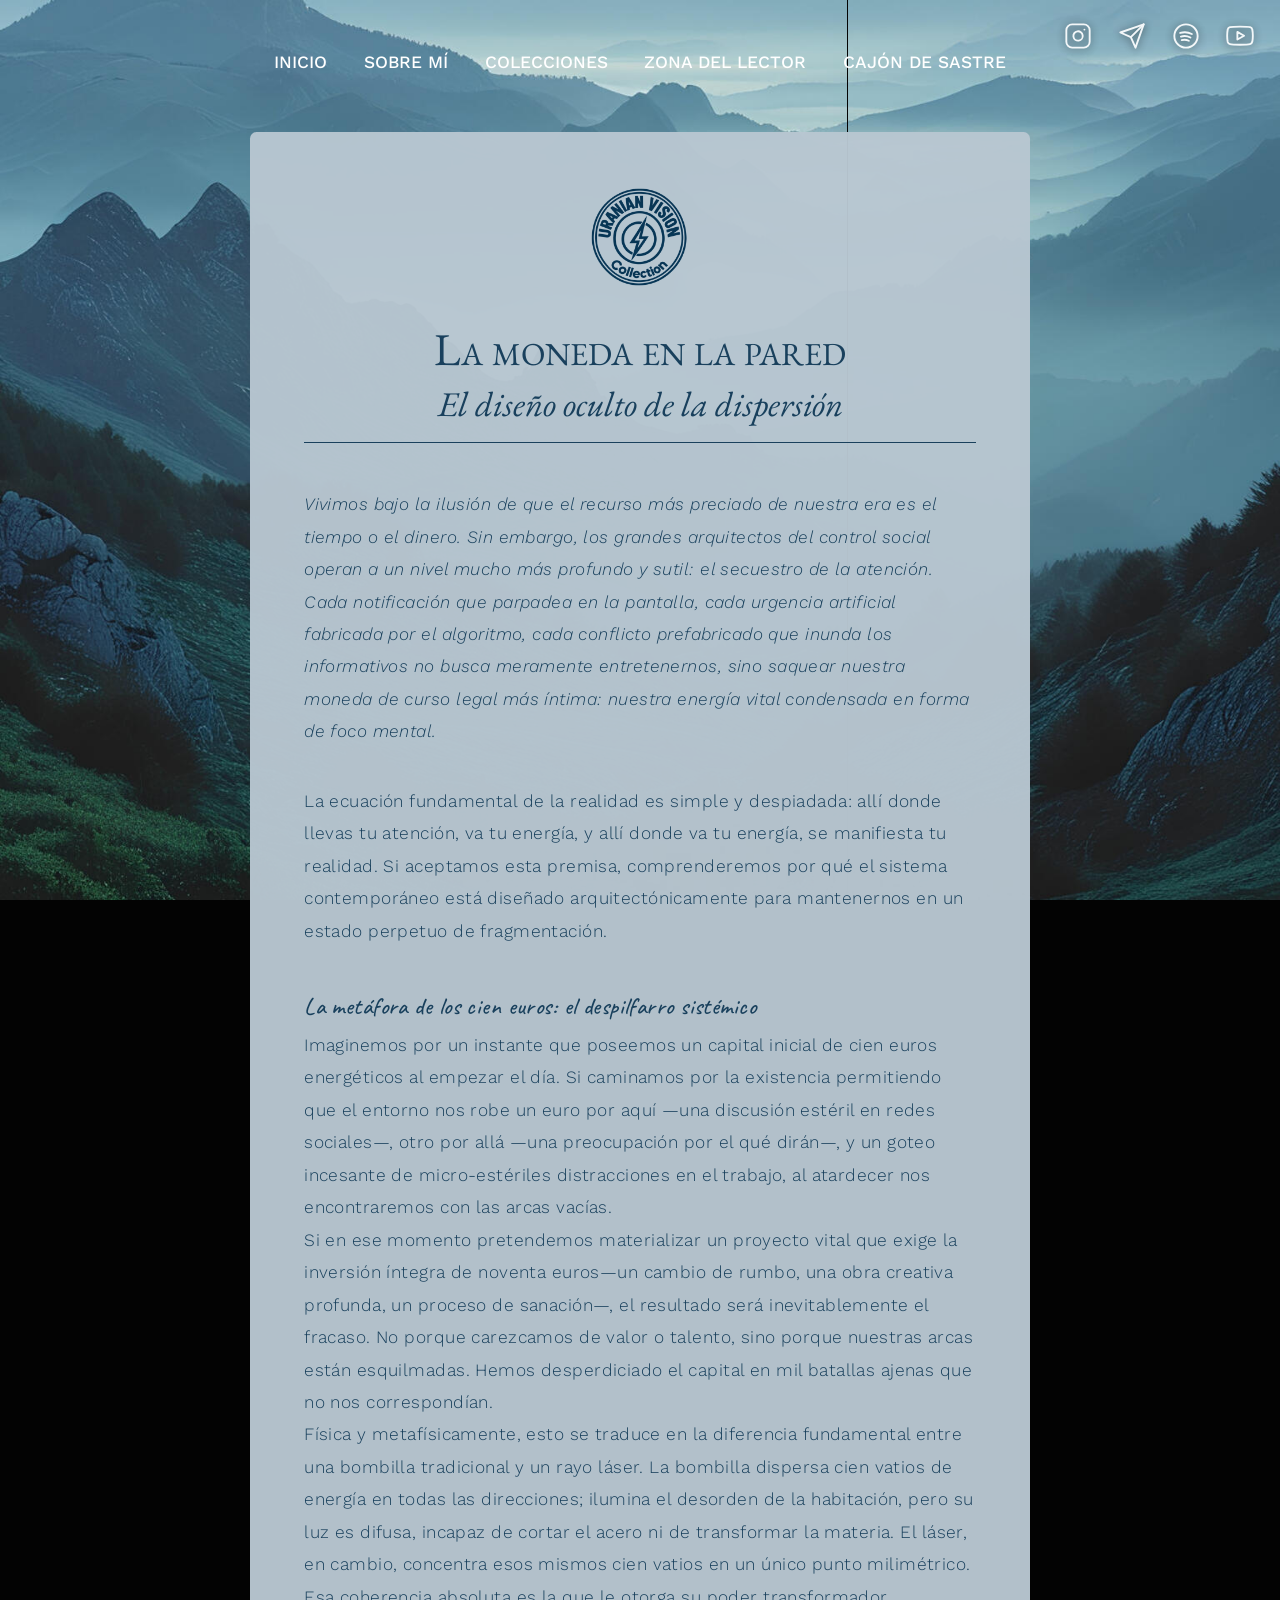
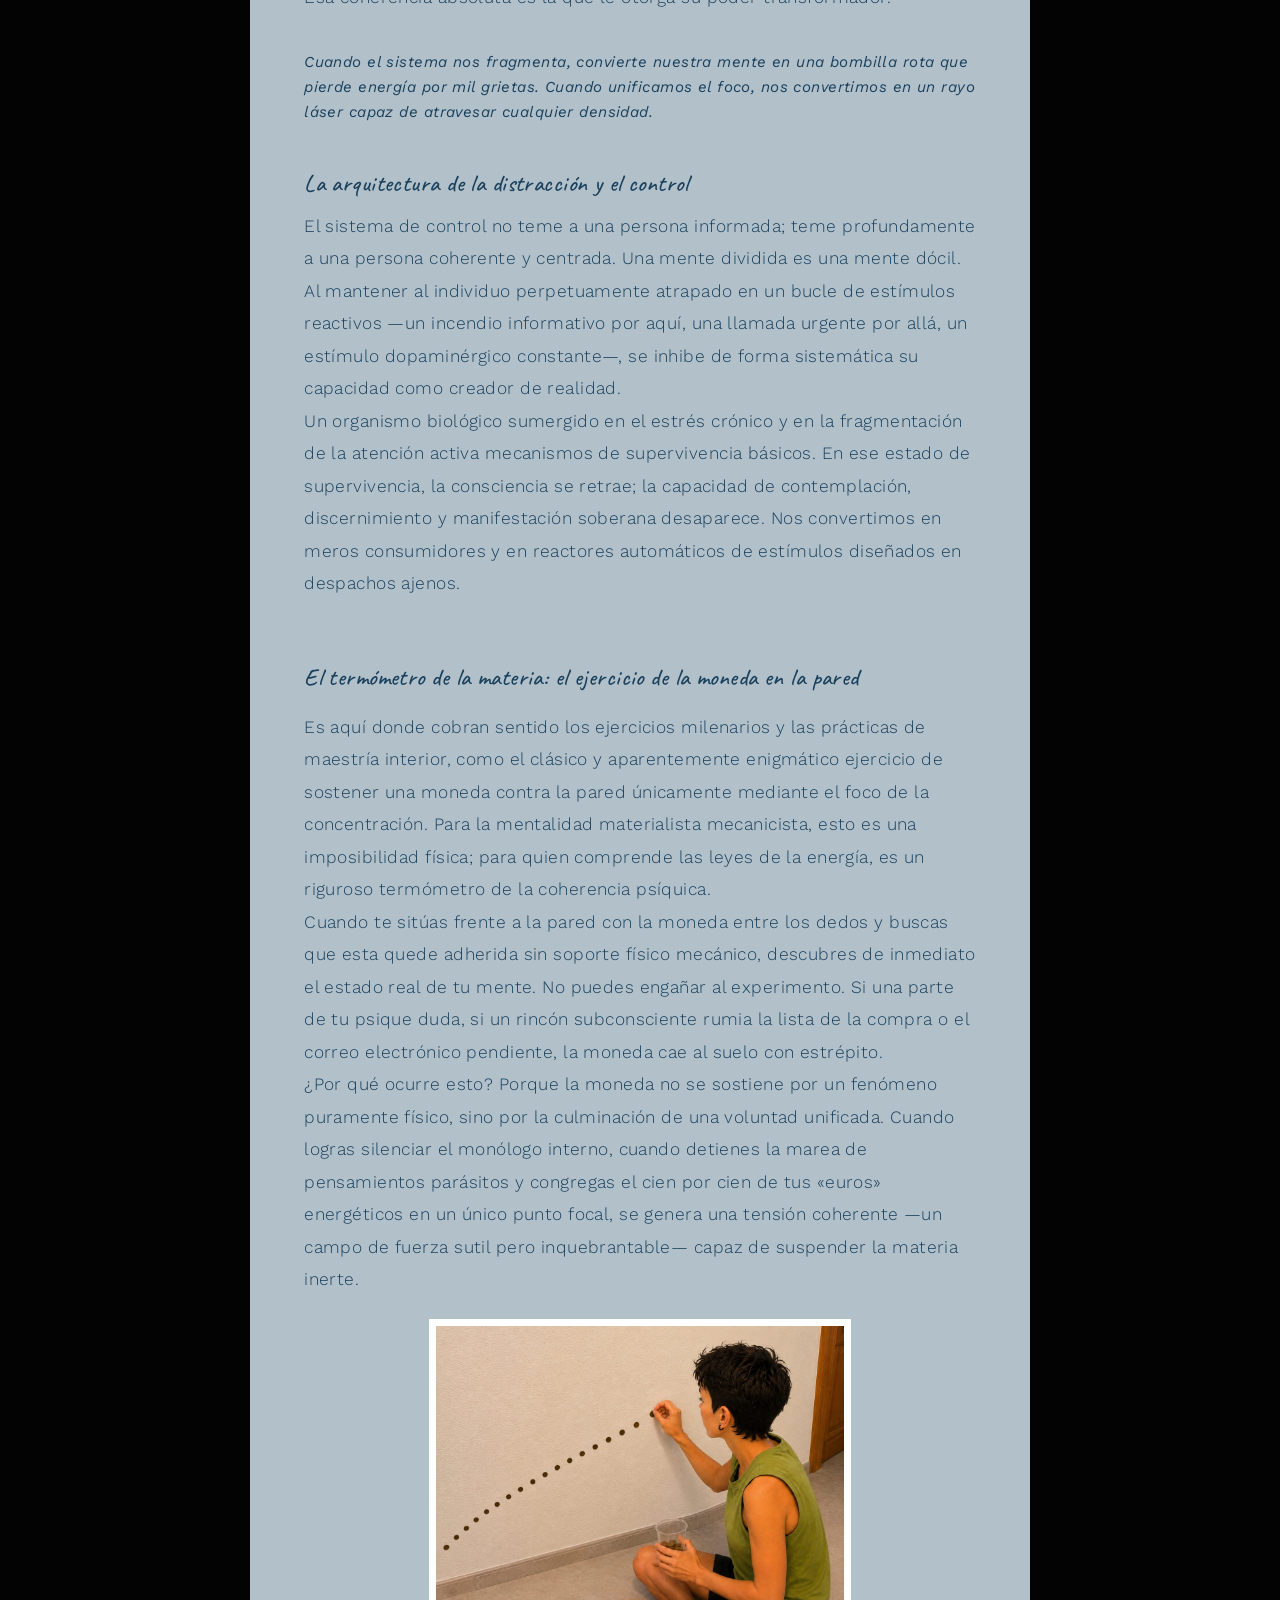
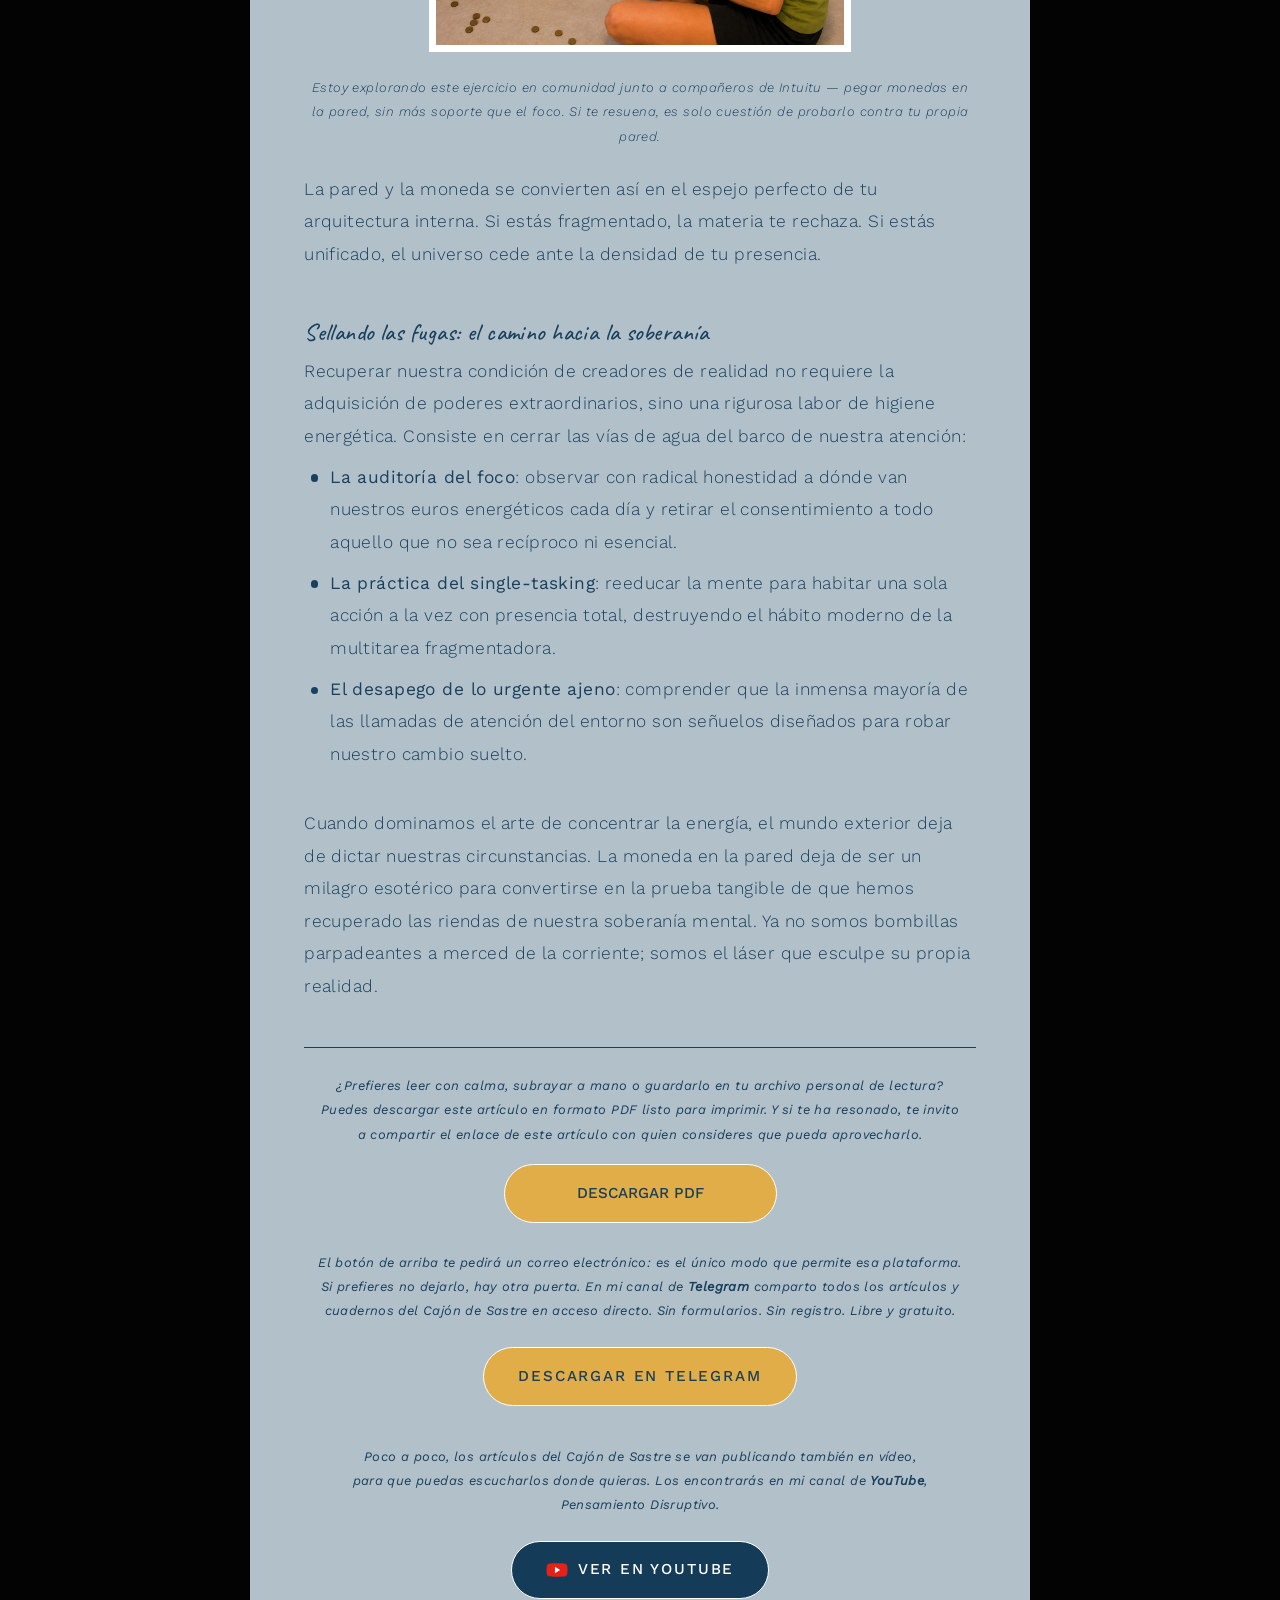
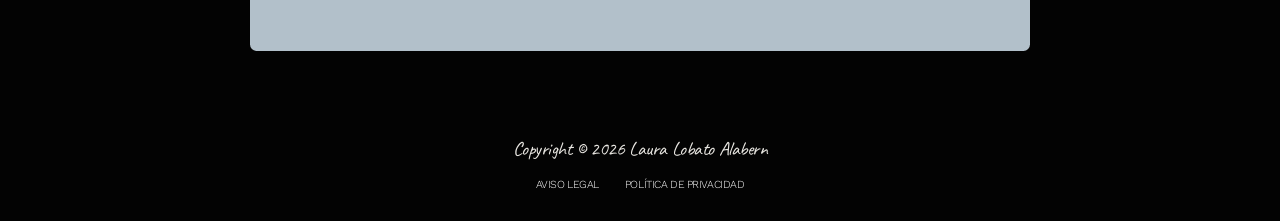
<file: articulos/la-moneda-en-la-pared.html>
<!DOCTYPE html>
<html lang="es">
<head>
	<meta charset="utf-8">
	<meta name="viewport" content="width=device-width,initial-scale=1">
	<meta name="color-scheme" content="light only">
	<title>La moneda en la pared · Cajón de sastre</title>
	<meta name="description" content="Sostener una moneda en la pared sin manos no es magia: es el termómetro exacto de tu propia dispersión mental.">
	<meta name="author" content="Laura Lobato Alabern">
	<link rel="canonical" href="https://cajonsastre.lauralobatoalabern.com/articulos/la-moneda-en-la-pared">
	<meta property="og:type" content="article">
	<meta property="og:locale" content="es_ES">
	<meta property="og:site_name" content="Cajón de sastre · Laura Lobato Alabern">
	<meta property="og:title" content="La moneda en la pared · Cajón de sastre">
	<meta property="og:description" content="Sostener una moneda en la pared sin manos no es magia: es el termómetro exacto de tu propia dispersión mental.">
	<meta property="og:url" content="https://cajonsastre.lauralobatoalabern.com/articulos/la-moneda-en-la-pared">
	<meta property="og:image" content="https://cajonsastre.lauralobatoalabern.com/imagenes/la-moneda-en-la-pared.jpg">
	<meta name="twitter:card" content="summary_large_image">
	<link rel="icon" type="image/png" href="../imagenes/favicon.png">
	<link rel="apple-touch-icon" href="../imagenes/apple-touch-icon.png">
	<link rel="stylesheet" href="../estilo.css">
	<script type="application/ld+json">{"@context": "https://schema.org", "@type": "BlogPosting", "headline": "La moneda en la pared", "description": "Sostener una moneda en la pared sin manos no es magia: es el termómetro exacto de tu propia dispersión mental.", "inLanguage": "es", "author": {"@type": "Person", "name": "Laura Lobato Alabern", "url": "https://lauralobatoalabern.com/"}, "image": "https://cajonsastre.lauralobatoalabern.com/imagenes/la-moneda-en-la-pared.jpg", "mainEntityOfPage": "https://cajonsastre.lauralobatoalabern.com/articulos/la-moneda-en-la-pared", "datePublished": "2026-09-17"}</script>
</head>
<body class="es-articulo">
<nav class="redes-arriba" aria-label="Redes"><a href="https://www.instagram.com/uranianvisioncollection" target="_blank" rel="noopener noreferrer" aria-label="Instagram" title="Instagram"><svg viewBox="0 0 24 24" stroke-width="1.6" stroke-linecap="round" stroke-linejoin="round" aria-hidden="true"><rect x="2" y="2" width="20" height="20" rx="5" ry="5"></rect><path d="M16 11.37a4 4 0 1 1-7.914 1.174A4 4 0 0 1 16 11.37z"></path><line x1="17.5" y1="6.5" x2="17.5" y2="6.5"></line></svg></a><a href="https://t.me/pensamientodisruptivo" target="_blank" rel="noopener noreferrer" aria-label="Telegram" title="Telegram"><svg viewBox="0 0 24 24" stroke-width="1.6" stroke-linecap="round" stroke-linejoin="round" aria-hidden="true"><line x1="22" y1="2" x2="11" y2="13"></line><polygon points="22 2 15 22 11 13 2 9 22 2"></polygon></svg></a><a href="https://open.spotify.com/author/2XJarpO1DptcM6ioV4V4YG" target="_blank" rel="noopener noreferrer" aria-label="Spotify" title="Spotify"><svg viewBox="0 0 24 24" stroke-width="1.6" stroke-linecap="round" stroke-linejoin="round" aria-hidden="true"><circle cx="12" cy="12" r="10"></circle><path d="M7 9.4c3.3-1 7-.7 10 .9"></path><path d="M7.6 12.5c2.7-.8 5.7-.5 8.2.8"></path><path d="M8.3 15.5c2.1-.6 4.3-.3 6.1.6"></path></svg></a><a href="https://www.youtube.com/@PensamientoDisruptivoTV" target="_blank" rel="noopener noreferrer" aria-label="YouTube" title="YouTube"><svg viewBox="0 0 24 24" stroke-width="1.6" stroke-linecap="round" stroke-linejoin="round" aria-hidden="true"><path d="M22.54 6.42a2.78 2.78 0 0 0-1.94-2C18.88 4 12 4 12 4s-6.88 0-8.6.46a2.78 2.78 0 0 0-1.94 2A29 29 0 0 0 1 11.75a29 29 0 0 0 .46 5.33A2.78 2.78 0 0 0 3.4 19c1.72.46 8.6.46 8.6.46s6.88 0 8.6-.46a2.78 2.78 0 0 0 1.94-2 29 29 0 0 0 .46-5.25 29 29 0 0 0-.46-5.33z"></path><polygon points="9.75 15.02 15.5 11.75 9.75 8.48 9.75 15.02"></polygon></svg></a></nav>
<a class="saltar" href="#principal">Saltar al contenido</a>
<div class="sitio">
	<div class="contenido">
		<nav aria-label="Menú principal"><ul class="menu"><li><a href="https://lauralobatoalabern.com/">INICIO</a></li><li><a href="https://lauralobatoalabern.com/#sobre-mi">SOBRE MÍ</a></li><li><a href="https://lauralobatoalabern.com/#colecciones">COLECCIONES</a></li><li><a href="https://lauralobatoalabern.com/#zona-lector">ZONA DEL LECTOR</a></li><li><a href="https://cajonsastre.lauralobatoalabern.com/" aria-current="page">CAJÓN DE SASTRE</a></li></ul></nav>
		<main id="principal">
			<article class="panel panel--claro">
				<header>
					<img class="articulo__logo" src="../imagenes/logo-uranian-vision.png" width="368" height="368" alt="Uranian Vision Collection" translate="no">
					<h1 class="articulo__titulo">La moneda en la pared</h1>
					<p class="articulo__subtitulo"><em>El diseño oculto de la dispersión</em></p>
					<hr class="divisor divisor--azul">
				</header>
				<div class="cuerpo">
<p style="--aire:2.585" class="entradilla"><em>Vivimos bajo la ilusión de que el recurso más preciado de nuestra era es el tiempo o el dinero. Sin embargo, los grandes arquitectos del control social operan a un nivel mucho más profundo y sutil: el secuestro de la atención. Cada notificación que parpadea en la pantalla, cada urgencia artificial fabricada por el algoritmo, cada conflicto prefabricado que inunda los informativos no busca meramente entretenernos, sino saquear nuestra moneda de curso legal más íntima: nuestra energía vital condensada en forma de foco mental.</em></p>
<p style="--aire:2.125" class="aparte">La ecuación fundamental de la realidad es simple y despiadada: allí donde llevas tu atención, va tu energía, y allí donde va tu energía, se manifiesta tu realidad. Si aceptamos esta premisa, comprenderemos por qué el sistema contemporáneo está diseñado arquitectónicamente para mantenernos en un estado perpetuo de fragmentación.</p>
<h2 style="--aire:2.125">La metáfora de los cien euros: el despilfarro sistémico</h2>
<p style="--aire:0.000">Imaginemos por un instante que poseemos un capital inicial de cien euros energéticos al empezar el día. Si caminamos por la existencia permitiendo que el entorno nos robe un euro por aquí —una discusión estéril en redes sociales—, otro por allá —una preocupación por el qué dirán—, y un goteo incesante de micro-estériles distracciones en el trabajo, al atardecer nos encontraremos con las arcas vacías.</p>
<p>Si en ese momento pretendemos materializar un proyecto vital que exige la inversión íntegra de noventa euros—un cambio de rumbo, una obra creativa profunda, un proceso de sanación—, el resultado será inevitablemente el fracaso. No porque carezcamos de valor o talento, sino porque nuestras arcas están esquilmadas. Hemos desperdiciado el capital en mil batallas ajenas que no nos correspondían.</p>
<p>Física y metafísicamente, esto se traduce en la diferencia fundamental entre una bombilla tradicional y un rayo láser. La bombilla dispersa cien vatios de energía en todas las direcciones; ilumina el desorden de la habitación, pero su luz es difusa, incapaz de cortar el acero ni de transformar la materia. El láser, en cambio, concentra esos mismos cien vatios en un único punto milimétrico. Esa coherencia absoluta es la que le otorga su poder transformador.</p>
<p style="--aire:2.125" class="destacado"><em>Cuando el sistema nos fragmenta, convierte nuestra mente en una bombilla rota que pierde energía por mil grietas. Cuando unificamos el foco, nos convertimos en un rayo láser capaz de atravesar cualquier densidad.</em></p>
<h2 style="--aire:2.125">La arquitectura de la distracción y el control</h2>
<p style="--aire:0.250">El sistema de control no teme a una persona informada; teme profundamente a una persona coherente y centrada. Una mente dividida es una mente dócil. Al mantener al individuo perpetuamente atrapado en un bucle de estímulos reactivos —un incendio informativo por aquí, una llamada urgente por allá, un estímulo dopaminérgico constante—, se inhibe de forma sistemática su capacidad como creador de realidad.</p>
<p>Un organismo biológico sumergido en el estrés crónico y en la fragmentación de la atención activa mecanismos de supervivencia básicos. En ese estado de supervivencia, la consciencia se retrae; la capacidad de contemplación, discernimiento y manifestación soberana desaparece. Nos convertimos en meros consumidores y en reactores automáticos de estímulos diseñados en despachos ajenos.</p>
<h2 style="--aire:3.202" class="mas-aire">El termómetro de la materia: el ejercicio de la moneda en la pared</h2>
<p style="--aire:0.625">Es aquí donde cobran sentido los ejercicios milenarios y las prácticas de maestría interior, como el clásico y aparentemente enigmático ejercicio de sostener una moneda contra la pared únicamente mediante el foco de la concentración. Para la mentalidad materialista mecanicista, esto es una imposibilidad física; para quien comprende las leyes de la energía, es un riguroso termómetro de la coherencia psíquica.</p>
<p>Cuando te sitúas frente a la pared con la moneda entre los dedos y buscas que esta quede adherida sin soporte físico mecánico, descubres de inmediato el estado real de tu mente. No puedes engañar al experimento. Si una parte de tu psique duda, si un rincón subconsciente rumia la lista de la compra o el correo electrónico pendiente, la moneda cae al suelo con estrépito.</p>
<p>¿Por qué ocurre esto? Porque la moneda no se sostiene por un fenómeno puramente físico, sino por la culminación de una voluntad unificada. Cuando logras silenciar el monólogo interno, cuando detienes la marea de pensamientos parásitos y congregas el cien por cien de tus «euros» energéticos en un único punto focal, se genera una tensión coherente —un campo de fuerza sutil pero inquebrantable— capaz de suspender la materia inerte.</p>
<figure style="--aire:1.375"><img src="../imagenes/la-moneda-en-la-pared.jpg" width="1200" height="936" loading="lazy" alt="Una mujer sentada en el suelo coloca monedas en la pared, formando una línea ascendente de monedas que se sostienen sin soporte."><figcaption style="--aire:1.375"><em>Estoy explorando este ejercicio en comunidad junto a compañeros de Intuitu — pegar monedas en la pared, sin más soporte que el foco. Si te resuena, es solo cuestión de probarlo contra tu propia pared.</em></figcaption></figure>
<p style="--aire:1.125" class="aparte">La pared y la moneda se convierten así en el espejo perfecto de tu arquitectura interna. Si estás fragmentado, la materia te rechaza. Si estás unificado, el universo cede ante la densidad de tu presencia.</p>
<h2 style="--aire:2.296">Sellando las fugas: el camino hacia la soberanía</h2>
<p style="--aire:0.000">Recuperar nuestra condición de creadores de realidad no requiere la adquisición de poderes extraordinarios, sino una rigurosa labor de higiene energética. Consiste en cerrar las vías de agua del barco de nuestra atención:</p>
<ul style="--aire:0.000"><li><strong>La auditoría del foco</strong>: observar con radical honestidad a dónde van nuestros euros energéticos cada día y retirar el consentimiento a todo aquello que no sea recíproco ni esencial.</li><li><strong>La práctica del single-tasking</strong>: reeducar la mente para habitar una sola acción a la vez con presencia total, destruyendo el hábito moderno de la multitarea fragmentadora.</li><li><strong>El desapego de lo urgente ajeno</strong>: comprender que la inmensa mayoría de las llamadas de atención del entorno son señuelos diseñados para robar nuestro cambio suelto.</li></ul>
<p style="--aire:2.125" class="aparte">Cuando dominamos el arte de concentrar la energía, el mundo exterior deja de dictar nuestras circunstancias. La moneda en la pared deja de ser un milagro esotérico para convertirse en la prueba tangible de que hemos recuperado las riendas de nuestra soberanía mental. Ya no somos bombillas parpadeantes a merced de la corriente; somos el láser que esculpe su propia realidad.</p>
				</div>
				<footer class="descarga" style="--aire:2.585">
					<hr class="divisor divisor--azul">
					<p class="descarga__texto"><em>¿Prefieres leer con calma, subrayar a mano o guardarlo en tu archivo personal de lectura? Puedes descargar este artículo en formato PDF listo para imprimir. Y si te ha resonado, te invito a compartir el enlace de este artículo con quien consideres que pueda aprovecharlo.</em></p>
					<ul class="botones botones--articulo">
						<li><a class="boton-oro boton-oro--articulo" href="https://payhip.com/b/4Kynf" rel="noopener">DESCARGAR PDF</a></li>
					</ul>
					<div class="cds-tg-wrap">
						<p class="cds-tg-text">El botón de arriba te pedirá un correo electrónico: es el único modo que permite esa plataforma. Si prefieres no dejarlo, hay otra puerta. En mi canal de <strong>Telegram</strong> comparto todos los artículos y cuadernos del Cajón de Sastre en acceso directo. Sin formularios. Sin registro. Libre y gratuito.</p>
						<a class="cds-tg-btn" href="https://t.me/pensamientodisruptivo" target="_blank" rel="noopener">DESCARGAR EN TELEGRAM</a>
					</div>
					<div class="cds-tg-wrap cds-yt-wrap">
						<p class="cds-tg-text">Poco a poco, los artículos del Cajón de Sastre se van publicando también en vídeo,<br class="salto-ancho"> para que puedas escucharlos donde quieras. Los encontrarás en mi canal de <strong>YouTube</strong>, <span style="white-space:nowrap">Pensamiento Disruptivo.</span></p>
						<a class="cds-yt-btn" href="https://www.youtube.com/@PensamientoDisruptivoTV" target="_blank" rel="noopener"><svg viewBox="0 0 24 24" aria-hidden="true"><path fill="#e62117" d="M23 7.2a3 3 0 0 0-2.1-2.1C19 4.6 12 4.6 12 4.6s-7 0-8.9.5A3 3 0 0 0 1 7.2 31 31 0 0 0 .5 12a31 31 0 0 0 .5 4.8 3 3 0 0 0 2.1 2.1c1.9.5 8.9.5 8.9.5s7 0 8.9-.5a3 3 0 0 0 2.1-2.1 31 31 0 0 0 .5-4.8 31 31 0 0 0-.5-4.8z"/><path fill="#fff" d="M9.75 15.5 15.5 12 9.75 8.5z"/></svg>VER EN YOUTUBE</a>
					</div>
				</footer>
			</article>

		</main>
	</div>
	<footer class="pie">
	<div class="redes-pie"><div class="redes-pie__linea" aria-hidden="true"></div><nav class="redes-pie__iconos" aria-label="Redes"><a href="https://www.instagram.com/uranianvisioncollection" target="_blank" rel="noopener noreferrer" aria-label="Instagram" title="Instagram"><svg viewBox="0 0 24 24" stroke-width="1.6" stroke-linecap="round" stroke-linejoin="round" aria-hidden="true"><rect x="2" y="2" width="20" height="20" rx="5" ry="5"></rect><path d="M16 11.37a4 4 0 1 1-7.914 1.174A4 4 0 0 1 16 11.37z"></path><line x1="17.5" y1="6.5" x2="17.5" y2="6.5"></line></svg></a><a href="https://t.me/pensamientodisruptivo" target="_blank" rel="noopener noreferrer" aria-label="Telegram" title="Telegram"><svg viewBox="0 0 24 24" stroke-width="1.6" stroke-linecap="round" stroke-linejoin="round" aria-hidden="true"><line x1="22" y1="2" x2="11" y2="13"></line><polygon points="22 2 15 22 11 13 2 9 22 2"></polygon></svg></a><a href="https://open.spotify.com/author/2XJarpO1DptcM6ioV4V4YG" target="_blank" rel="noopener noreferrer" aria-label="Spotify" title="Spotify"><svg viewBox="0 0 24 24" stroke-width="1.6" stroke-linecap="round" stroke-linejoin="round" aria-hidden="true"><circle cx="12" cy="12" r="10"></circle><path d="M7 9.4c3.3-1 7-.7 10 .9"></path><path d="M7.6 12.5c2.7-.8 5.7-.5 8.2.8"></path><path d="M8.3 15.5c2.1-.6 4.3-.3 6.1.6"></path></svg></a><a href="https://www.youtube.com/@PensamientoDisruptivoTV" target="_blank" rel="noopener noreferrer" aria-label="YouTube" title="YouTube"><svg viewBox="0 0 24 24" stroke-width="1.6" stroke-linecap="round" stroke-linejoin="round" aria-hidden="true"><path d="M22.54 6.42a2.78 2.78 0 0 0-1.94-2C18.88 4 12 4 12 4s-6.88 0-8.6.46a2.78 2.78 0 0 0-1.94 2A29 29 0 0 0 1 11.75a29 29 0 0 0 .46 5.33A2.78 2.78 0 0 0 3.4 19c1.72.46 8.6.46 8.6.46s6.88 0 8.6-.46a2.78 2.78 0 0 0 1.94-2 29 29 0 0 0 .46-5.25 29 29 0 0 0-.46-5.33z"></path><polygon points="9.75 15.02 15.5 11.75 9.75 8.48 9.75 15.02"></polygon></svg></a></nav></div>
	<p class="pie__copyright">Copyright © 2026 Laura Lobato Alabern</p>
	<ul class="pie__enlaces">
		<li><a href="https://lauralobatoalabern.com/#aviso-legal">Aviso legal</a></li>
		<li><a href="https://lauralobatoalabern.com/#politica-privacidad">Política de privacidad</a></li>
	</ul>
</footer>
</div>
<!-- Estadísticas: Cloudflare Web Analytics (no cuenta las visitas de la autora: abrir una vez la web con ?soyyo; para volver a contarlas, ?soylector) -->
<script>
(function () {
	try {
		var q = location.search;
		if (q.indexOf('soyyo') !== -1) localStorage.setItem('noContarme', '1');
		if (q.indexOf('soylector') !== -1) localStorage.removeItem('noContarme');
		if (localStorage.getItem('noContarme') === '1') return;
	} catch (e) {}
	var s = document.createElement('script');
	s.defer = true;
	s.src = 'https://static.cloudflareinsights.com/beacon.min.js';
	s.setAttribute('data-cf-beacon', '{"token": "a7a8092ff70c465bae6b05d05f35cd06"}');
	document.body.appendChild(s);
})();
</script>
<!-- Fin estadísticas -->
</body>
</html>
</file>
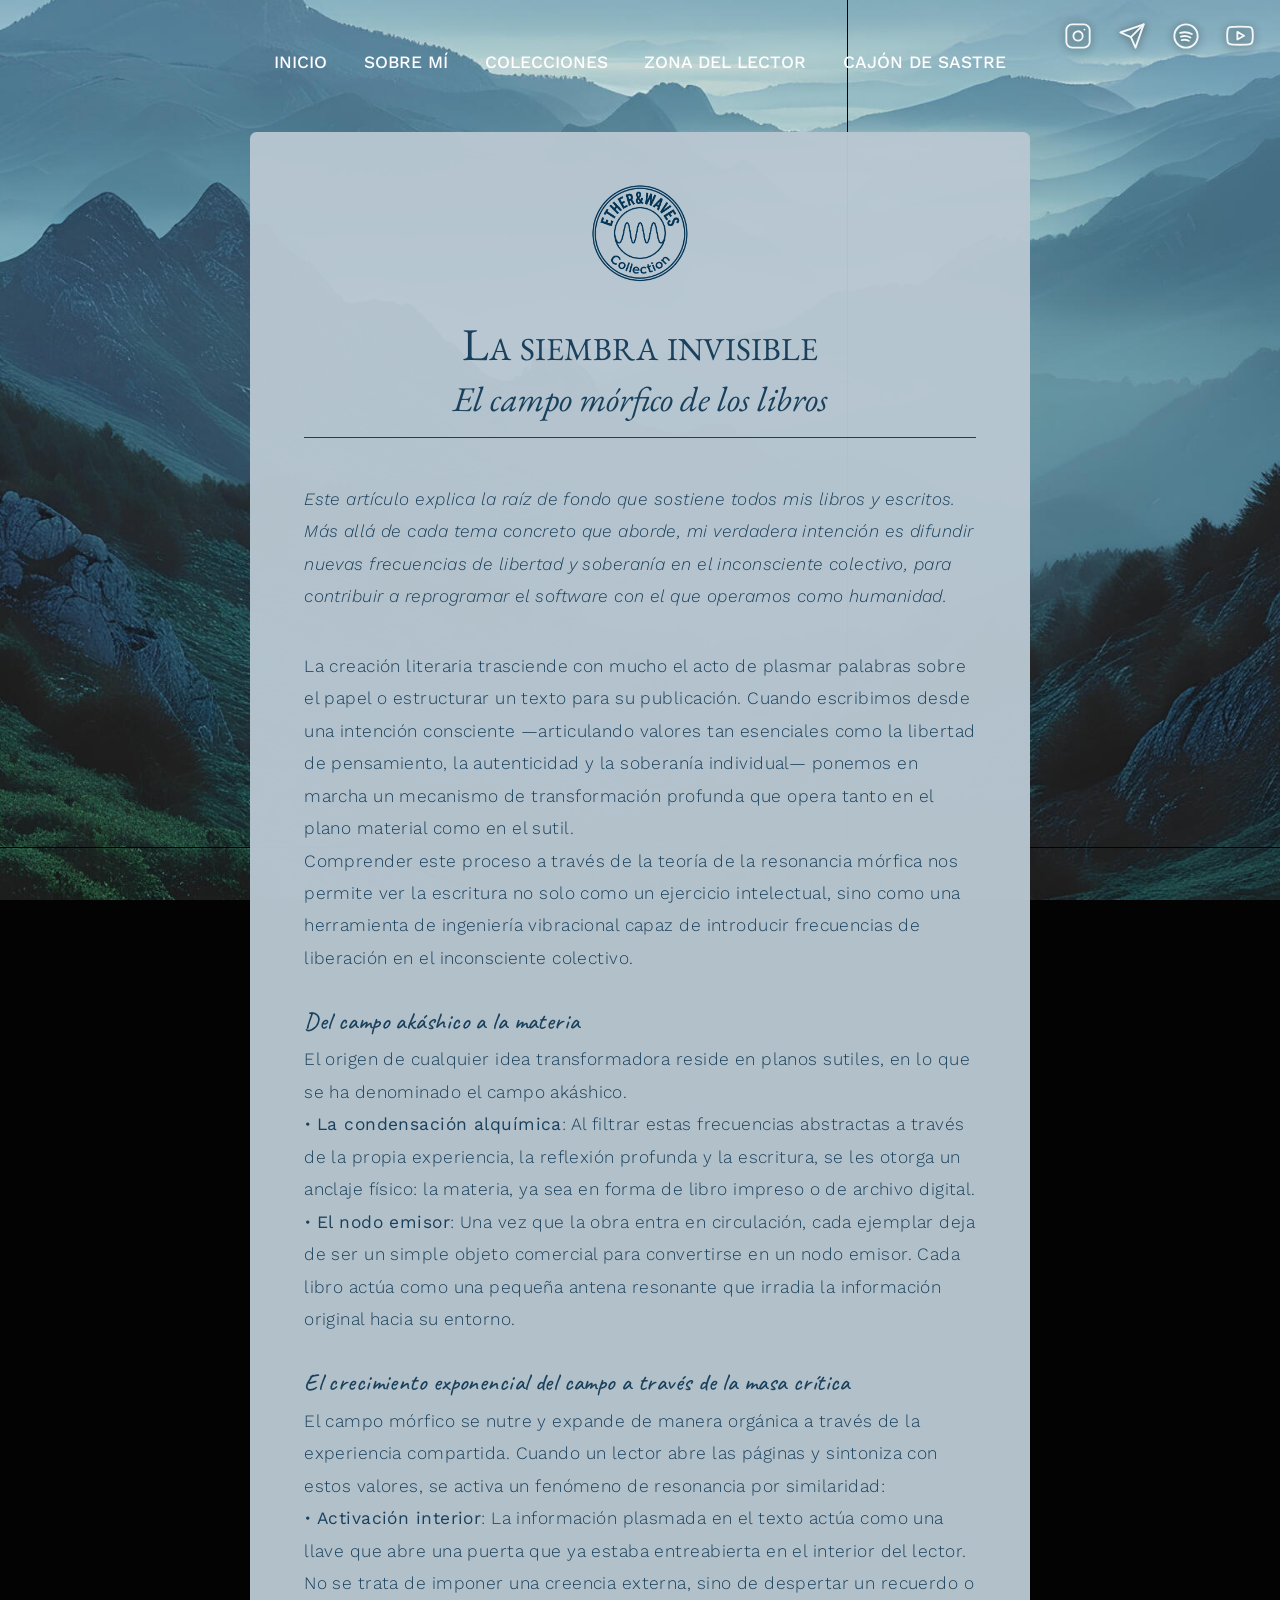
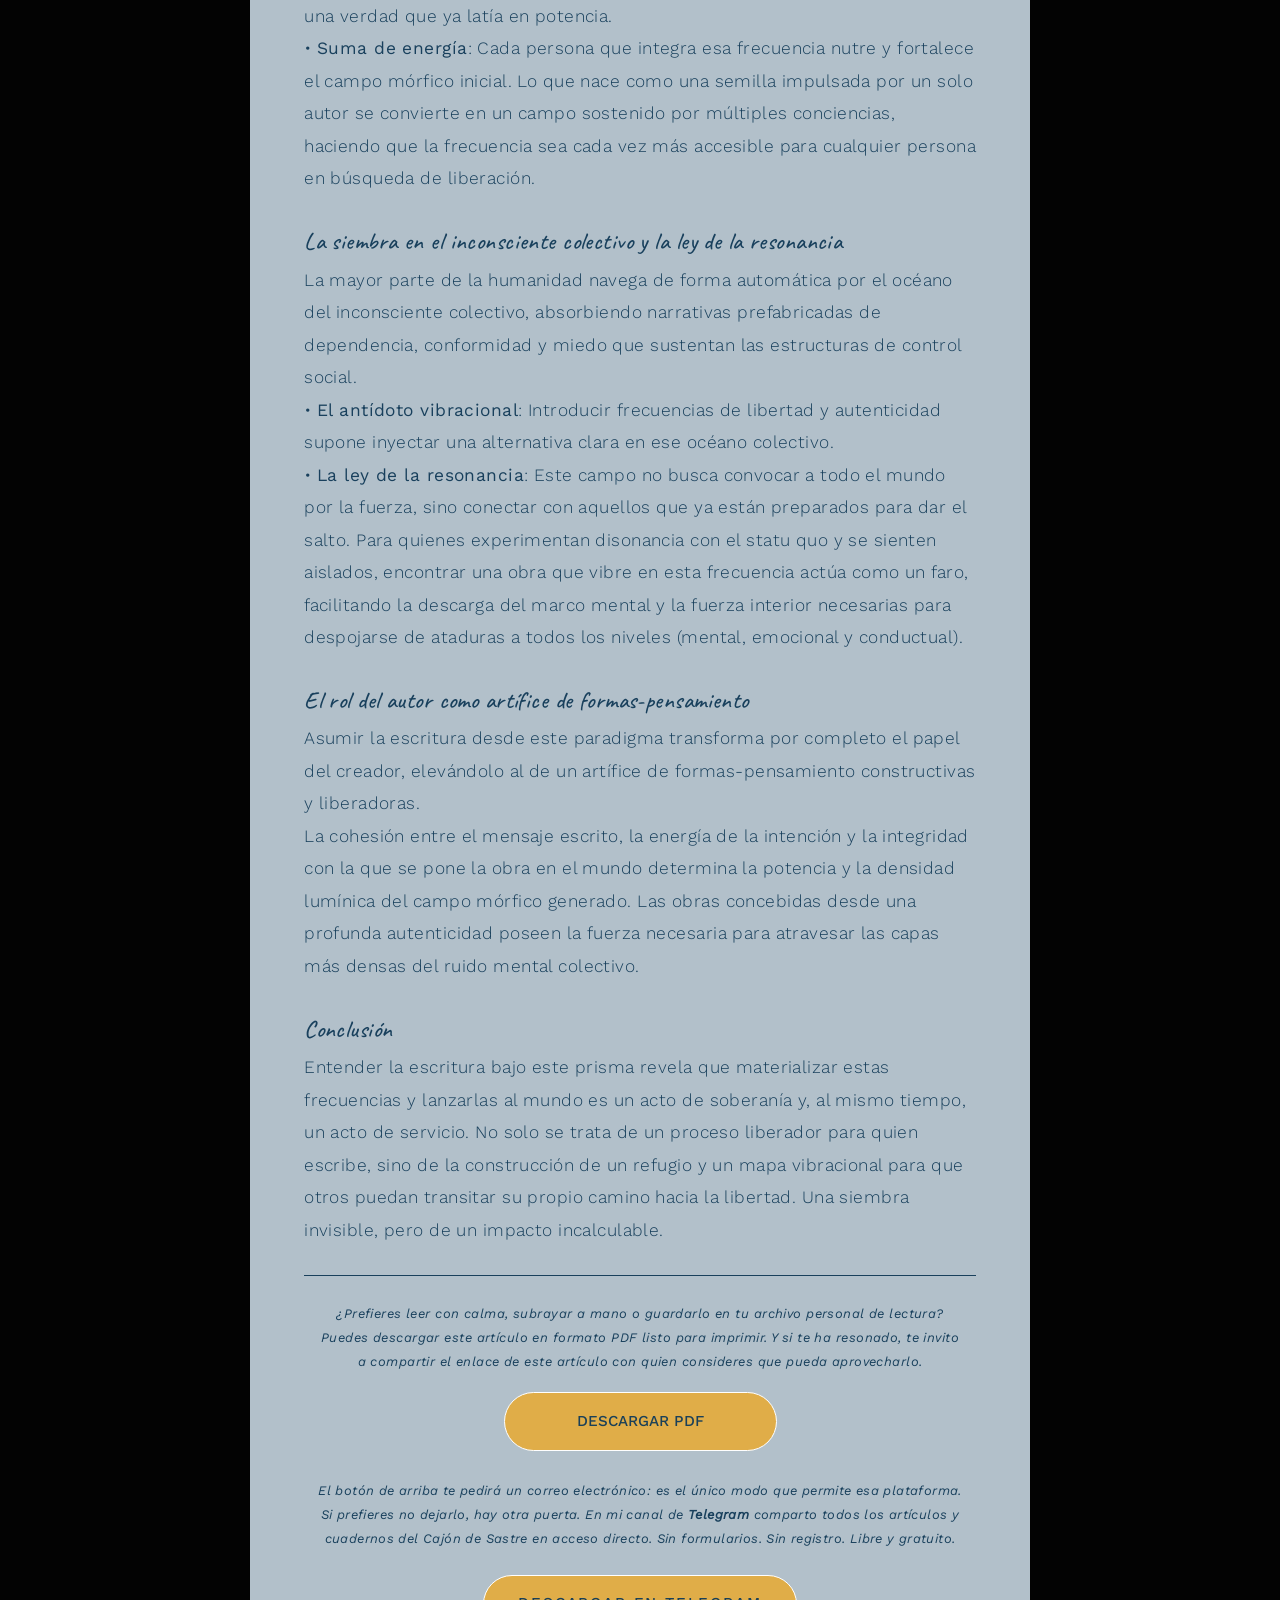
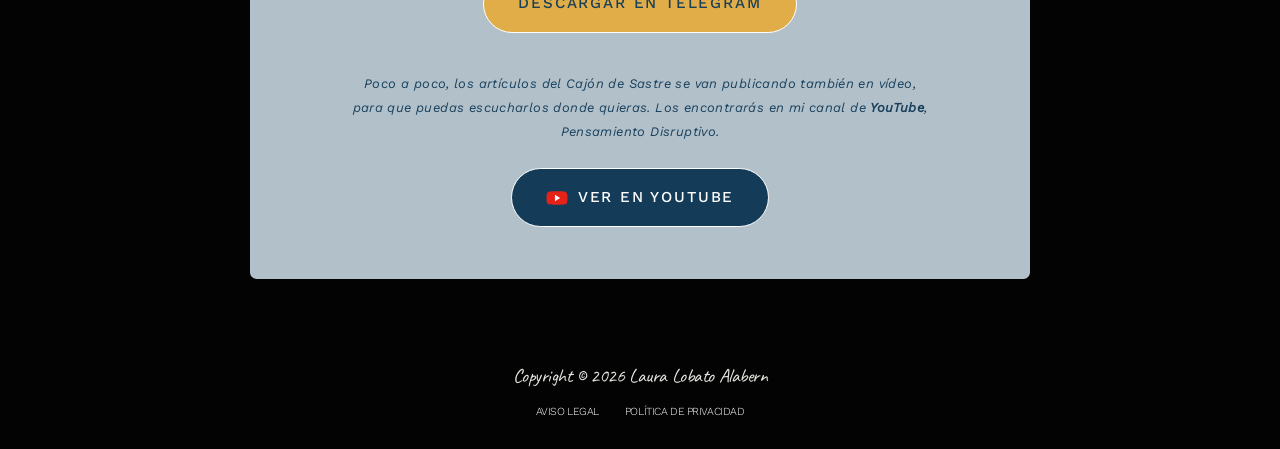
<file: articulos/la-siembra-invisible.html>
<!DOCTYPE html>
<html lang="es">
<head>
	<meta charset="utf-8">
	<meta name="viewport" content="width=device-width,initial-scale=1">
	<meta name="color-scheme" content="light only">
	<title>La siembra invisible · Cajón de sastre</title>
	<meta name="description" content="Cada libro que escribo no es solo texto: es un nodo emisor que siembra frecuencias de libertad en el inconsciente colectivo.">
	<meta name="author" content="Laura Lobato Alabern">
	<link rel="canonical" href="https://cajonsastre.lauralobatoalabern.com/articulos/la-siembra-invisible">
	<meta property="og:type" content="article">
	<meta property="og:locale" content="es_ES">
	<meta property="og:site_name" content="Cajón de sastre · Laura Lobato Alabern">
	<meta property="og:title" content="La siembra invisible · Cajón de sastre">
	<meta property="og:description" content="Cada libro que escribo no es solo texto: es un nodo emisor que siembra frecuencias de libertad en el inconsciente colectivo.">
	<meta property="og:url" content="https://cajonsastre.lauralobatoalabern.com/articulos/la-siembra-invisible">
	<meta property="og:image" content="https://cajonsastre.lauralobatoalabern.com/imagenes/share.jpg">
	<meta name="twitter:card" content="summary_large_image">
	<link rel="icon" type="image/png" href="../imagenes/favicon.png">
	<link rel="apple-touch-icon" href="../imagenes/apple-touch-icon.png">
	<link rel="stylesheet" href="../estilo.css">
	<script type="application/ld+json">{"@context": "https://schema.org", "@type": "BlogPosting", "headline": "La siembra invisible", "description": "Cada libro que escribo no es solo texto: es un nodo emisor que siembra frecuencias de libertad en el inconsciente colectivo.", "inLanguage": "es", "author": {"@type": "Person", "name": "Laura Lobato Alabern", "url": "https://lauralobatoalabern.com/"}, "image": "https://cajonsastre.lauralobatoalabern.com/imagenes/share.jpg", "mainEntityOfPage": "https://cajonsastre.lauralobatoalabern.com/articulos/la-siembra-invisible", "datePublished": "2026-09-17"}</script>
</head>
<body class="es-articulo">
<nav class="redes-arriba" aria-label="Redes"><a href="https://www.instagram.com/uranianvisioncollection" target="_blank" rel="noopener noreferrer" aria-label="Instagram" title="Instagram"><svg viewBox="0 0 24 24" stroke-width="1.6" stroke-linecap="round" stroke-linejoin="round" aria-hidden="true"><rect x="2" y="2" width="20" height="20" rx="5" ry="5"></rect><path d="M16 11.37a4 4 0 1 1-7.914 1.174A4 4 0 0 1 16 11.37z"></path><line x1="17.5" y1="6.5" x2="17.5" y2="6.5"></line></svg></a><a href="https://t.me/pensamientodisruptivo" target="_blank" rel="noopener noreferrer" aria-label="Telegram" title="Telegram"><svg viewBox="0 0 24 24" stroke-width="1.6" stroke-linecap="round" stroke-linejoin="round" aria-hidden="true"><line x1="22" y1="2" x2="11" y2="13"></line><polygon points="22 2 15 22 11 13 2 9 22 2"></polygon></svg></a><a href="https://open.spotify.com/author/2XJarpO1DptcM6ioV4V4YG" target="_blank" rel="noopener noreferrer" aria-label="Spotify" title="Spotify"><svg viewBox="0 0 24 24" stroke-width="1.6" stroke-linecap="round" stroke-linejoin="round" aria-hidden="true"><circle cx="12" cy="12" r="10"></circle><path d="M7 9.4c3.3-1 7-.7 10 .9"></path><path d="M7.6 12.5c2.7-.8 5.7-.5 8.2.8"></path><path d="M8.3 15.5c2.1-.6 4.3-.3 6.1.6"></path></svg></a><a href="https://www.youtube.com/@PensamientoDisruptivoTV" target="_blank" rel="noopener noreferrer" aria-label="YouTube" title="YouTube"><svg viewBox="0 0 24 24" stroke-width="1.6" stroke-linecap="round" stroke-linejoin="round" aria-hidden="true"><path d="M22.54 6.42a2.78 2.78 0 0 0-1.94-2C18.88 4 12 4 12 4s-6.88 0-8.6.46a2.78 2.78 0 0 0-1.94 2A29 29 0 0 0 1 11.75a29 29 0 0 0 .46 5.33A2.78 2.78 0 0 0 3.4 19c1.72.46 8.6.46 8.6.46s6.88 0 8.6-.46a2.78 2.78 0 0 0 1.94-2 29 29 0 0 0 .46-5.25 29 29 0 0 0-.46-5.33z"></path><polygon points="9.75 15.02 15.5 11.75 9.75 8.48 9.75 15.02"></polygon></svg></a></nav>
<a class="saltar" href="#principal">Saltar al contenido</a>
<div class="sitio">
	<div class="contenido">
		<nav aria-label="Menú principal"><ul class="menu"><li><a href="https://lauralobatoalabern.com/">INICIO</a></li><li><a href="https://lauralobatoalabern.com/#sobre-mi">SOBRE MÍ</a></li><li><a href="https://lauralobatoalabern.com/#colecciones">COLECCIONES</a></li><li><a href="https://lauralobatoalabern.com/#zona-lector">ZONA DEL LECTOR</a></li><li><a href="https://cajonsastre.lauralobatoalabern.com/" aria-current="page">CAJÓN DE SASTRE</a></li></ul></nav>
		<main id="principal">
			<article class="panel panel--claro">
				<header>
					<img class="articulo__logo" src="../imagenes/logo-ether-waves.png" width="368" height="368" alt="Ether&amp;Waves Collection" translate="no">
					<h1 class="articulo__titulo">La siembra invisible</h1>
					<p class="articulo__subtitulo"><em>El campo mórfico de los libros</em></p>
					<hr class="divisor divisor--azul">
				</header>
				<div class="cuerpo">
<p style="--aire:2.585" class="entradilla"><em>Este artículo explica la raíz de fondo que sostiene todos mis libros y escritos. Más allá de cada tema concreto que aborde, mi verdadera intención es difundir nuevas frecuencias de libertad y soberanía en el inconsciente colectivo, para contribuir a reprogramar el software con el que operamos como humanidad.</em></p>
<p style="--aire:2.125" class="aparte">La creación literaria trasciende con mucho el acto de plasmar palabras sobre el papel o estructurar un texto para su publicación. Cuando escribimos desde una intención consciente —articulando valores tan esenciales como la libertad de pensamiento, la autenticidad y la soberanía individual— ponemos en marcha un mecanismo de transformación profunda que opera tanto en el plano material como en el sutil.</p>
<p>Comprender este proceso a través de la teoría de la resonancia mórfica nos permite ver la escritura no solo como un ejercicio intelectual, sino como una herramienta de ingeniería vibracional capaz de introducir frecuencias de liberación en el inconsciente colectivo.</p>
<h2 style="--aire:1.405">Del campo akáshico a la materia</h2>
<p style="--aire:0.000">El origen de cualquier idea transformadora reside en planos sutiles, en lo que se ha denominado el campo akáshico.</p>
<ul class="puntos"><li><strong>La condensación alquímica</strong>: Al filtrar estas frecuencias abstractas a través de la propia experiencia, la reflexión profunda y la escritura, se les otorga un anclaje físico: la materia, ya sea en forma de libro impreso o de archivo digital.</li><li><strong>El nodo emisor</strong>: Una vez que la obra entra en circulación, cada ejemplar deja de ser un simple objeto comercial para convertirse en un nodo emisor. Cada libro actúa como una pequeña antena resonante que irradia la información original hacia su entorno.</li></ul>
<h2 style="--aire:1.405">El crecimiento exponencial del campo a través de la masa crítica</h2>
<p style="--aire:0.000">El campo mórfico se nutre y expande de manera orgánica a través de la experiencia compartida. Cuando un lector abre las páginas y sintoniza con estos valores, se activa un fenómeno de resonancia por similaridad:</p>
<ul class="puntos"><li><strong>Activación interior</strong>: La información plasmada en el texto actúa como una llave que abre una puerta que ya estaba entreabierta en el interior del lector. No se trata de imponer una creencia externa, sino de despertar un recuerdo o una verdad que ya latía en potencia.</li><li><strong>Suma de energía</strong>: Cada persona que integra esa frecuencia nutre y fortalece el campo mórfico inicial. Lo que nace como una semilla impulsada por un solo autor se convierte en un campo sostenido por múltiples conciencias, haciendo que la frecuencia sea cada vez más accesible para cualquier persona en búsqueda de liberación.</li></ul>
<h2 style="--aire:1.405">La siembra en el inconsciente colectivo y la ley de la resonancia</h2>
<p style="--aire:0.000">La mayor parte de la humanidad navega de forma automática por el océano del inconsciente colectivo, absorbiendo narrativas prefabricadas de dependencia, conformidad y miedo que sustentan las estructuras de control social.</p>
<ul class="puntos"><li><strong>El antídoto vibracional</strong>: Introducir frecuencias de libertad y autenticidad supone inyectar una alternativa clara en ese océano colectivo.</li><li><strong>La ley de la resonancia</strong>: Este campo no busca convocar a todo el mundo por la fuerza, sino conectar con aquellos que ya están preparados para dar el salto. Para quienes experimentan disonancia con el statu quo y se sienten aislados, encontrar una obra que vibre en esta frecuencia actúa como un faro, facilitando la descarga del marco mental y la fuerza interior necesarias para despojarse de ataduras a todos los niveles (mental, emocional y conductual).</li></ul>
<h2 style="--aire:1.405">El rol del autor como artífice de formas-pensamiento</h2>
<p style="--aire:0.000">Asumir la escritura desde este paradigma transforma por completo el papel del creador, elevándolo al de un artífice de formas-pensamiento constructivas y liberadoras.</p>
<p>La cohesión entre el mensaje escrito, la energía de la intención y la integridad con la que se pone la obra en el mundo determina la potencia y la densidad lumínica del campo mórfico generado. Las obras concebidas desde una profunda autenticidad poseen la fuerza necesaria para atravesar las capas más densas del ruido mental colectivo.</p>
<h2 style="--aire:1.405">Conclusión</h2>
<p style="--aire:0.000">Entender la escritura bajo este prisma revela que materializar estas frecuencias y lanzarlas al mundo es un acto de soberanía y, al mismo tiempo, un acto de servicio. No solo se trata de un proceso liberador para quien escribe, sino de la construcción de un refugio y un mapa vibracional para que otros puedan transitar su propio camino hacia la libertad. Una siembra invisible, pero de un impacto incalculable.</p>
				</div>
				<footer class="descarga" style="--aire:1.632">
					<hr class="divisor divisor--azul">
					<p class="descarga__texto"><em>¿Prefieres leer con calma, subrayar a mano o guardarlo en tu archivo personal de lectura? Puedes descargar este artículo en formato PDF listo para imprimir. Y si te ha resonado, te invito a compartir el enlace de este artículo con quien consideres que pueda aprovecharlo.</em></p>
					<ul class="botones botones--articulo">
						<li><a class="boton-oro boton-oro--articulo" href="https://payhip.com/b/qUxcL" rel="noopener">DESCARGAR PDF</a></li>
					</ul>
					<div class="cds-tg-wrap">
						<p class="cds-tg-text">El botón de arriba te pedirá un correo electrónico: es el único modo que permite esa plataforma. Si prefieres no dejarlo, hay otra puerta. En mi canal de <strong>Telegram</strong> comparto todos los artículos y cuadernos del Cajón de Sastre en acceso directo. Sin formularios. Sin registro. Libre y gratuito.</p>
						<a class="cds-tg-btn" href="https://t.me/pensamientodisruptivo" target="_blank" rel="noopener">DESCARGAR EN TELEGRAM</a>
					</div>
					<div class="cds-tg-wrap cds-yt-wrap">
						<p class="cds-tg-text">Poco a poco, los artículos del Cajón de Sastre se van publicando también en vídeo,<br class="salto-ancho"> para que puedas escucharlos donde quieras. Los encontrarás en mi canal de <strong>YouTube</strong>, <span style="white-space:nowrap">Pensamiento Disruptivo.</span></p>
						<a class="cds-yt-btn" href="https://www.youtube.com/@PensamientoDisruptivoTV" target="_blank" rel="noopener"><svg viewBox="0 0 24 24" aria-hidden="true"><path fill="#e62117" d="M23 7.2a3 3 0 0 0-2.1-2.1C19 4.6 12 4.6 12 4.6s-7 0-8.9.5A3 3 0 0 0 1 7.2 31 31 0 0 0 .5 12a31 31 0 0 0 .5 4.8 3 3 0 0 0 2.1 2.1c1.9.5 8.9.5 8.9.5s7 0 8.9-.5a3 3 0 0 0 2.1-2.1 31 31 0 0 0 .5-4.8 31 31 0 0 0-.5-4.8z"/><path fill="#fff" d="M9.75 15.5 15.5 12 9.75 8.5z"/></svg>VER EN YOUTUBE</a>
					</div>
				</footer>
			</article>

		</main>
	</div>
	<footer class="pie">
	<div class="redes-pie"><div class="redes-pie__linea" aria-hidden="true"></div><nav class="redes-pie__iconos" aria-label="Redes"><a href="https://www.instagram.com/uranianvisioncollection" target="_blank" rel="noopener noreferrer" aria-label="Instagram" title="Instagram"><svg viewBox="0 0 24 24" stroke-width="1.6" stroke-linecap="round" stroke-linejoin="round" aria-hidden="true"><rect x="2" y="2" width="20" height="20" rx="5" ry="5"></rect><path d="M16 11.37a4 4 0 1 1-7.914 1.174A4 4 0 0 1 16 11.37z"></path><line x1="17.5" y1="6.5" x2="17.5" y2="6.5"></line></svg></a><a href="https://t.me/pensamientodisruptivo" target="_blank" rel="noopener noreferrer" aria-label="Telegram" title="Telegram"><svg viewBox="0 0 24 24" stroke-width="1.6" stroke-linecap="round" stroke-linejoin="round" aria-hidden="true"><line x1="22" y1="2" x2="11" y2="13"></line><polygon points="22 2 15 22 11 13 2 9 22 2"></polygon></svg></a><a href="https://open.spotify.com/author/2XJarpO1DptcM6ioV4V4YG" target="_blank" rel="noopener noreferrer" aria-label="Spotify" title="Spotify"><svg viewBox="0 0 24 24" stroke-width="1.6" stroke-linecap="round" stroke-linejoin="round" aria-hidden="true"><circle cx="12" cy="12" r="10"></circle><path d="M7 9.4c3.3-1 7-.7 10 .9"></path><path d="M7.6 12.5c2.7-.8 5.7-.5 8.2.8"></path><path d="M8.3 15.5c2.1-.6 4.3-.3 6.1.6"></path></svg></a><a href="https://www.youtube.com/@PensamientoDisruptivoTV" target="_blank" rel="noopener noreferrer" aria-label="YouTube" title="YouTube"><svg viewBox="0 0 24 24" stroke-width="1.6" stroke-linecap="round" stroke-linejoin="round" aria-hidden="true"><path d="M22.54 6.42a2.78 2.78 0 0 0-1.94-2C18.88 4 12 4 12 4s-6.88 0-8.6.46a2.78 2.78 0 0 0-1.94 2A29 29 0 0 0 1 11.75a29 29 0 0 0 .46 5.33A2.78 2.78 0 0 0 3.4 19c1.72.46 8.6.46 8.6.46s6.88 0 8.6-.46a2.78 2.78 0 0 0 1.94-2 29 29 0 0 0 .46-5.25 29 29 0 0 0-.46-5.33z"></path><polygon points="9.75 15.02 15.5 11.75 9.75 8.48 9.75 15.02"></polygon></svg></a></nav></div>
	<p class="pie__copyright">Copyright © 2026 Laura Lobato Alabern</p>
	<ul class="pie__enlaces">
		<li><a href="https://lauralobatoalabern.com/#aviso-legal">Aviso legal</a></li>
		<li><a href="https://lauralobatoalabern.com/#politica-privacidad">Política de privacidad</a></li>
	</ul>
</footer>
</div>
<!-- Estadísticas: Cloudflare Web Analytics (no cuenta las visitas de la autora: abrir una vez la web con ?soyyo; para volver a contarlas, ?soylector) -->
<script>
(function () {
	try {
		var q = location.search;
		if (q.indexOf('soyyo') !== -1) localStorage.setItem('noContarme', '1');
		if (q.indexOf('soylector') !== -1) localStorage.removeItem('noContarme');
		if (localStorage.getItem('noContarme') === '1') return;
	} catch (e) {}
	var s = document.createElement('script');
	s.defer = true;
	s.src = 'https://static.cloudflareinsights.com/beacon.min.js';
	s.setAttribute('data-cf-beacon', '{"token": "a7a8092ff70c465bae6b05d05f35cd06"}');
	document.body.appendChild(s);
})();
</script>
<!-- Fin estadísticas -->
</body>
</html>
</file>
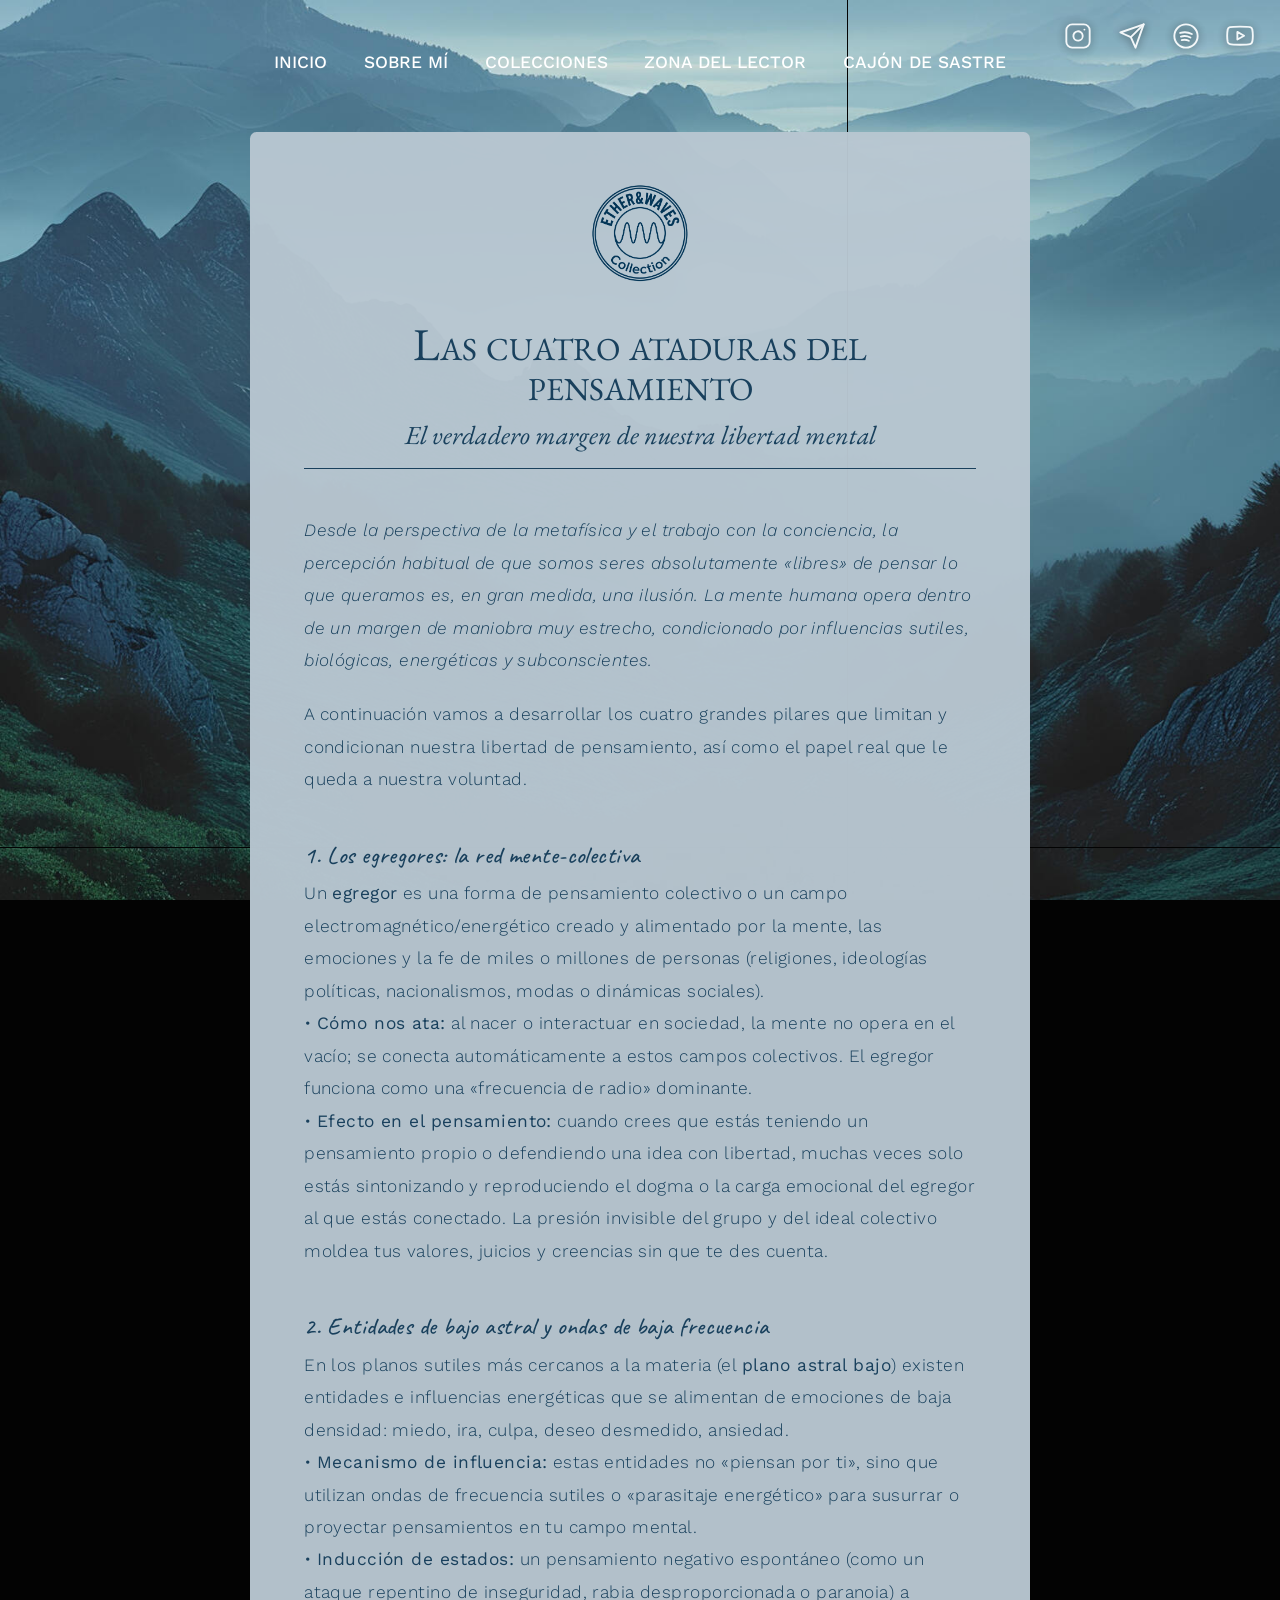
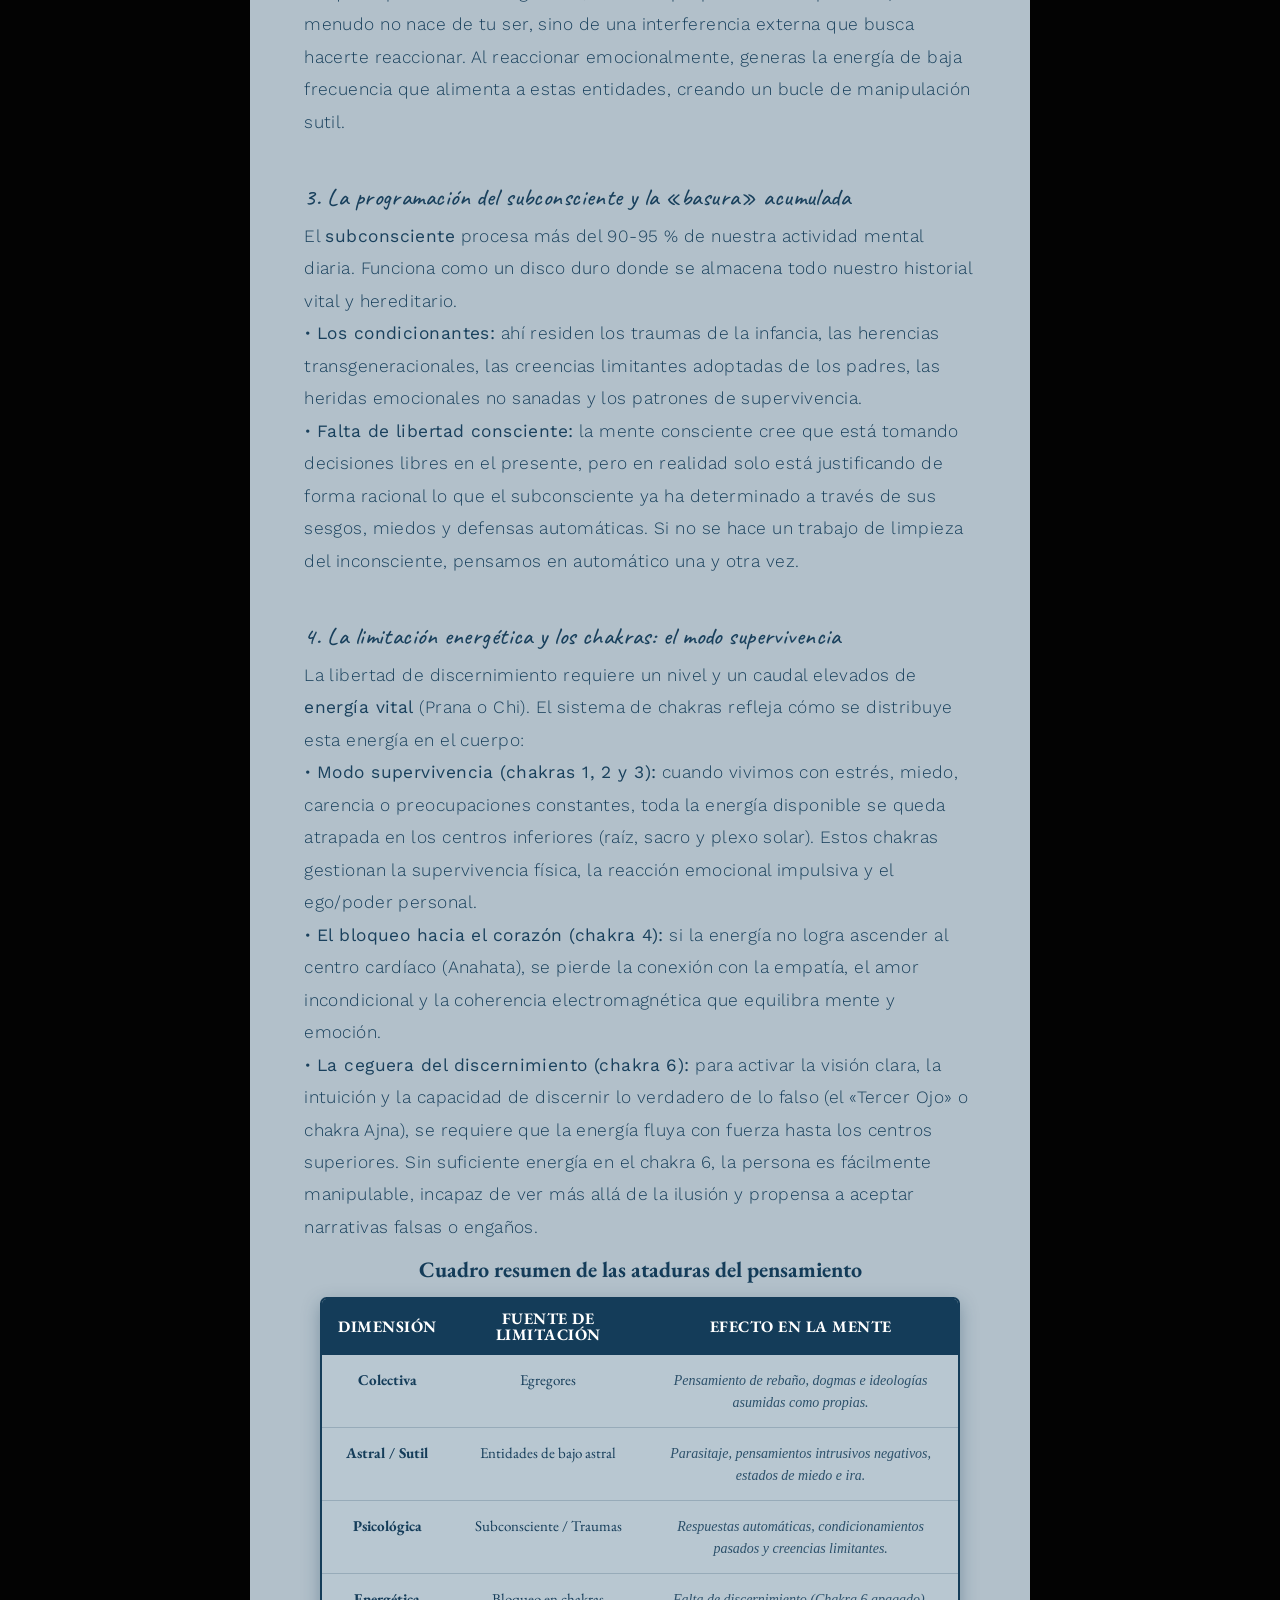
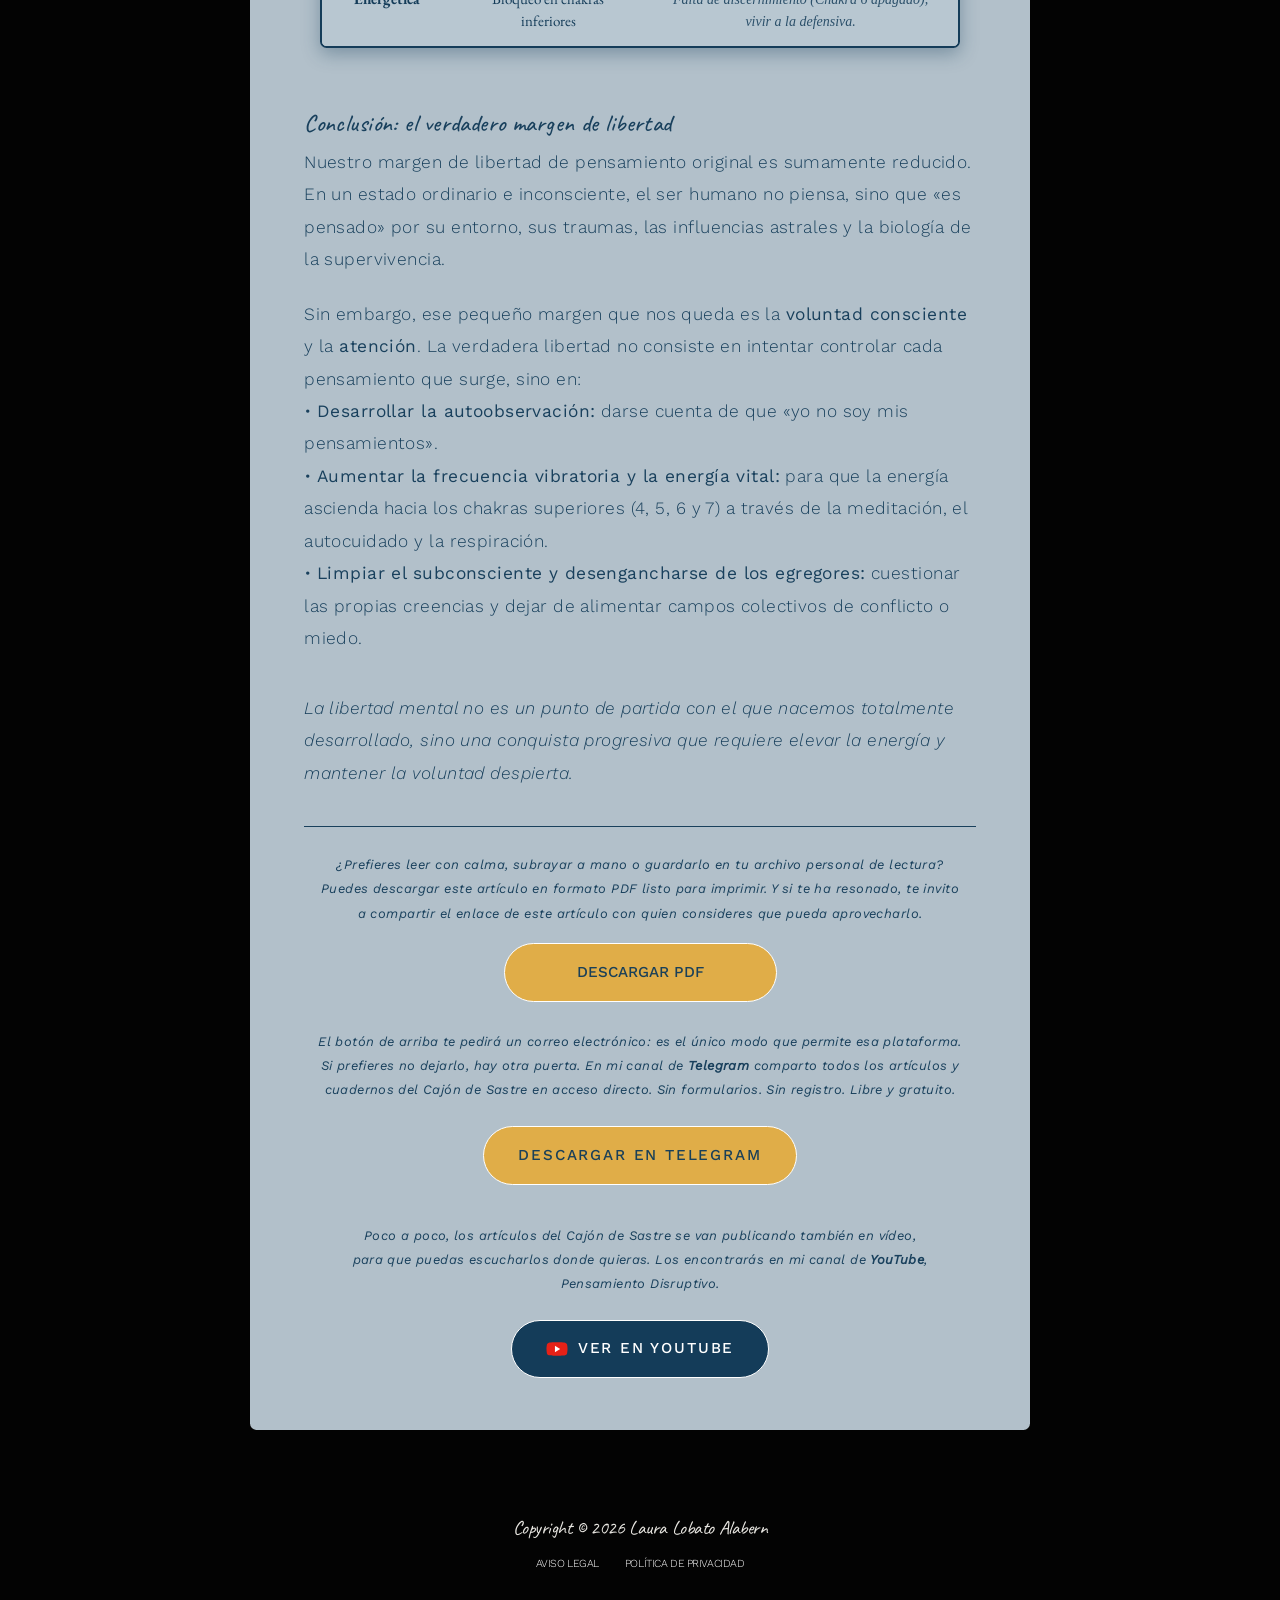
<file: articulos/las-cuatro-ataduras-del-pensamiento.html>
<!DOCTYPE html>
<html lang="es">
<head>
	<meta charset="utf-8">
	<meta name="viewport" content="width=device-width,initial-scale=1">
	<meta name="color-scheme" content="light only">
	<title>Las cuatro ataduras del pensamiento · Cajón de sastre</title>
	<meta name="description" content="Creemos que pensamos con libertad, pero egregores, subconsciente y energía deciden más de lo que imaginas. ¿Cuánto margen te queda?">
	<meta name="author" content="Laura Lobato Alabern">
	<link rel="canonical" href="https://cajonsastre.lauralobatoalabern.com/articulos/las-cuatro-ataduras-del-pensamiento">
	<meta property="og:type" content="article">
	<meta property="og:locale" content="es_ES">
	<meta property="og:site_name" content="Cajón de sastre · Laura Lobato Alabern">
	<meta property="og:title" content="Las cuatro ataduras del pensamiento · Cajón de sastre">
	<meta property="og:description" content="Creemos que pensamos con libertad, pero egregores, subconsciente y energía deciden más de lo que imaginas. ¿Cuánto margen te queda?">
	<meta property="og:url" content="https://cajonsastre.lauralobatoalabern.com/articulos/las-cuatro-ataduras-del-pensamiento">
	<meta property="og:image" content="https://cajonsastre.lauralobatoalabern.com/imagenes/social-las-cuatro-ataduras-del-pensamiento.jpg">
	<meta name="twitter:card" content="summary_large_image">
	<link rel="icon" type="image/png" href="../imagenes/favicon.png">
	<link rel="apple-touch-icon" href="../imagenes/apple-touch-icon.png">
	<link rel="stylesheet" href="../estilo.css">
	<script type="application/ld+json">{"@context": "https://schema.org", "@type": "BlogPosting", "headline": "Las cuatro ataduras del pensamiento", "description": "Creemos que pensamos con libertad, pero egregores, subconsciente y energía deciden más de lo que imaginas. ¿Cuánto margen te queda?", "inLanguage": "es", "author": {"@type": "Person", "name": "Laura Lobato Alabern", "url": "https://lauralobatoalabern.com/"}, "image": "https://cajonsastre.lauralobatoalabern.com/imagenes/social-las-cuatro-ataduras-del-pensamiento.jpg", "mainEntityOfPage": "https://cajonsastre.lauralobatoalabern.com/articulos/las-cuatro-ataduras-del-pensamiento", "datePublished": "2026-11-02"}</script>
</head>
<body class="es-articulo">
<nav class="redes-arriba" aria-label="Redes"><a href="https://www.instagram.com/uranianvisioncollection" target="_blank" rel="noopener noreferrer" aria-label="Instagram" title="Instagram"><svg viewBox="0 0 24 24" stroke-width="1.6" stroke-linecap="round" stroke-linejoin="round" aria-hidden="true"><rect x="2" y="2" width="20" height="20" rx="5" ry="5"></rect><path d="M16 11.37a4 4 0 1 1-7.914 1.174A4 4 0 0 1 16 11.37z"></path><line x1="17.5" y1="6.5" x2="17.5" y2="6.5"></line></svg></a><a href="https://t.me/pensamientodisruptivo" target="_blank" rel="noopener noreferrer" aria-label="Telegram" title="Telegram"><svg viewBox="0 0 24 24" stroke-width="1.6" stroke-linecap="round" stroke-linejoin="round" aria-hidden="true"><line x1="22" y1="2" x2="11" y2="13"></line><polygon points="22 2 15 22 11 13 2 9 22 2"></polygon></svg></a><a href="https://open.spotify.com/author/2XJarpO1DptcM6ioV4V4YG" target="_blank" rel="noopener noreferrer" aria-label="Spotify" title="Spotify"><svg viewBox="0 0 24 24" stroke-width="1.6" stroke-linecap="round" stroke-linejoin="round" aria-hidden="true"><circle cx="12" cy="12" r="10"></circle><path d="M7 9.4c3.3-1 7-.7 10 .9"></path><path d="M7.6 12.5c2.7-.8 5.7-.5 8.2.8"></path><path d="M8.3 15.5c2.1-.6 4.3-.3 6.1.6"></path></svg></a><a href="https://www.youtube.com/@PensamientoDisruptivoTV" target="_blank" rel="noopener noreferrer" aria-label="YouTube" title="YouTube"><svg viewBox="0 0 24 24" stroke-width="1.6" stroke-linecap="round" stroke-linejoin="round" aria-hidden="true"><path d="M22.54 6.42a2.78 2.78 0 0 0-1.94-2C18.88 4 12 4 12 4s-6.88 0-8.6.46a2.78 2.78 0 0 0-1.94 2A29 29 0 0 0 1 11.75a29 29 0 0 0 .46 5.33A2.78 2.78 0 0 0 3.4 19c1.72.46 8.6.46 8.6.46s6.88 0 8.6-.46a2.78 2.78 0 0 0 1.94-2 29 29 0 0 0 .46-5.25 29 29 0 0 0-.46-5.33z"></path><polygon points="9.75 15.02 15.5 11.75 9.75 8.48 9.75 15.02"></polygon></svg></a></nav>
<a class="saltar" href="#principal">Saltar al contenido</a>
<div class="sitio">
	<div class="contenido">
		<nav aria-label="Menú principal"><ul class="menu"><li><a href="https://lauralobatoalabern.com/">INICIO</a></li><li><a href="https://lauralobatoalabern.com/#sobre-mi">SOBRE MÍ</a></li><li><a href="https://lauralobatoalabern.com/#colecciones">COLECCIONES</a></li><li><a href="https://lauralobatoalabern.com/#zona-lector">ZONA DEL LECTOR</a></li><li><a href="https://cajonsastre.lauralobatoalabern.com/" aria-current="page">CAJÓN DE SASTRE</a></li></ul></nav>
		<main id="principal">
			<article class="panel panel--claro">
				<header>
					<img class="articulo__logo" src="../imagenes/logo-ether-waves.png" width="368" height="368" alt="Ether&amp;Waves Collection" translate="no">
					<h1 class="articulo__titulo">Las cuatro ataduras del pensamiento</h1>
					<p class="articulo__subtitulo articulo__subtitulo--largo"><em>El verdadero margen de nuestra libertad mental</em></p>
					<hr class="divisor divisor--azul">
				</header>
				<div class="cuerpo">
<p class="entradilla"><em>Desde la perspectiva de la metafísica y el trabajo con la conciencia, la percepción habitual de que somos seres absolutamente «libres» de pensar lo que queramos es, en gran medida, una ilusión. La mente humana opera dentro de un margen de maniobra muy estrecho, condicionado por influencias sutiles, biológicas, energéticas y subconscientes.</em></p>
<p class="nuevo">A continuación vamos a desarrollar los cuatro grandes pilares que limitan y condicionan nuestra libertad de pensamiento, así como el papel real que le queda a nuestra voluntad.</p>
<h2>1. Los egregores: la red mente-colectiva</h2>
<p>Un <strong>egregor</strong> es una forma de pensamiento colectivo o un campo electromagnético/energético creado y alimentado por la mente, las emociones y la fe de miles o millones de personas (religiones, ideologías políticas, nacionalismos, modas o dinámicas sociales).</p>
<ul class="puntos"><li><strong>Cómo nos ata:</strong> al nacer o interactuar en sociedad, la mente no opera en el vacío; se conecta automáticamente a estos campos colectivos. El egregor funciona como una «frecuencia de radio» dominante.</li><li><strong>Efecto en el pensamiento:</strong> cuando crees que estás teniendo un pensamiento propio o defendiendo una idea con libertad, muchas veces solo estás sintonizando y reproduciendo el dogma o la carga emocional del egregor al que estás conectado. La presión invisible del grupo y del ideal colectivo moldea tus valores, juicios y creencias sin que te des cuenta.</li></ul>
<h2>2. Entidades de bajo astral y ondas de baja frecuencia</h2>
<p>En los planos sutiles más cercanos a la materia (el <strong>plano astral bajo</strong>) existen entidades e influencias energéticas que se alimentan de emociones de baja densidad: miedo, ira, culpa, deseo desmedido, ansiedad.</p>
<ul class="puntos"><li><strong>Mecanismo de influencia:</strong> estas entidades no «piensan por ti», sino que utilizan ondas de frecuencia sutiles o «parasitaje energético» para susurrar o proyectar pensamientos en tu campo mental.</li><li><strong>Inducción de estados:</strong> un pensamiento negativo espontáneo (como un ataque repentino de inseguridad, rabia desproporcionada o paranoia) a menudo no nace de tu ser, sino de una interferencia externa que busca hacerte reaccionar. Al reaccionar emocionalmente, generas la energía de baja frecuencia que alimenta a estas entidades, creando un bucle de manipulación sutil.</li></ul>
<h2>3. La programación del subconsciente y la «basura» acumulada</h2>
<p>El <strong>subconsciente</strong> procesa más del 90-95 % de nuestra actividad mental diaria. Funciona como un disco duro donde se almacena todo nuestro historial vital y hereditario.</p>
<ul class="puntos"><li><strong>Los condicionantes:</strong> ahí residen los traumas de la infancia, las herencias transgeneracionales, las creencias limitantes adoptadas de los padres, las heridas emocionales no sanadas y los patrones de supervivencia.</li><li><strong>Falta de libertad consciente:</strong> la mente consciente cree que está tomando decisiones libres en el presente, pero en realidad solo está justificando de forma racional lo que el subconsciente ya ha determinado a través de sus sesgos, miedos y defensas automáticas. Si no se hace un trabajo de limpieza del inconsciente, pensamos en automático una y otra vez.</li></ul>
<h2>4. La limitación energética y los chakras: el modo supervivencia</h2>
<p>La libertad de discernimiento requiere un nivel y un caudal elevados de <strong>energía vital</strong> (Prana o Chi). El sistema de chakras refleja cómo se distribuye esta energía en el cuerpo:</p>
<ul class="puntos"><li><strong>Modo supervivencia (chakras 1, 2 y 3):</strong> cuando vivimos con estrés, miedo, carencia o preocupaciones constantes, toda la energía disponible se queda atrapada en los centros inferiores (raíz, sacro y plexo solar). Estos chakras gestionan la supervivencia física, la reacción emocional impulsiva y el ego/poder personal.</li><li><strong>El bloqueo hacia el corazón (chakra 4):</strong> si la energía no logra ascender al centro cardíaco (Anahata), se pierde la conexión con la empatía, el amor incondicional y la coherencia electromagnética que equilibra mente y emoción.</li><li><strong>La ceguera del discernimiento (chakra 6):</strong> para activar la visión clara, la intuición y la capacidad de discernir lo verdadero de lo falso (el «Tercer Ojo» o chakra Ajna), se requiere que la energía fluya con fuerza hasta los centros superiores. Sin suficiente energía en el chakra 6, la persona es fácilmente manipulable, incapaz de ver más allá de la ilusión y propensa a aceptar narrativas falsas o engaños.</li></ul>
<div class="uv-compare-wrap"><div class="uv-compare-section"><h2 class="uv-compare-title">Cuadro resumen de las ataduras del pensamiento</h2><table class="uv-compare-table tabla-tres"><thead><tr><th>Dimensión</th><th>Fuente de limitación</th><th>Efecto en la mente</th></tr></thead><tbody><tr><td data-columna="Dimensión"><strong>Colectiva</strong></td><td data-columna="Fuente de limitación">Egregores</td><td data-columna="Efecto en la mente"><em>Pensamiento de rebaño, dogmas e ideologías asumidas como propias.</em></td></tr><tr><td data-columna="Dimensión"><strong>Astral / Sutil</strong></td><td data-columna="Fuente de limitación">Entidades de bajo astral</td><td data-columna="Efecto en la mente"><em>Parasitaje, pensamientos intrusivos negativos, estados de miedo e ira.</em></td></tr><tr><td data-columna="Dimensión"><strong>Psicológica</strong></td><td data-columna="Fuente de limitación">Subconsciente / Traumas</td><td data-columna="Efecto en la mente"><em>Respuestas automáticas, condicionamientos pasados y creencias limitantes.</em></td></tr><tr><td data-columna="Dimensión"><strong>Energética</strong></td><td data-columna="Fuente de limitación">Bloqueo en chakras inferiores</td><td data-columna="Efecto en la mente"><em>Falta de discernimiento (Chakra 6 apagado), vivir a la defensiva.</em></td></tr></tbody></table></div></div>
<h2>Conclusión: el verdadero margen de libertad</h2>
<p>Nuestro margen de libertad de pensamiento original es sumamente reducido. En un estado ordinario e inconsciente, el ser humano no piensa, sino que «es pensado» por su entorno, sus traumas, las influencias astrales y la biología de la supervivencia.</p>
<p class="nuevo">Sin embargo, ese pequeño margen que nos queda es la <strong>voluntad consciente</strong> y la <strong>atención</strong>. La verdadera libertad no consiste en intentar controlar cada pensamiento que surge, sino en:</p>
<ul class="puntos"><li><strong>Desarrollar la autoobservación:</strong> darse cuenta de que «yo no soy mis pensamientos».</li><li><strong>Aumentar la frecuencia vibratoria y la energía vital:</strong> para que la energía ascienda hacia los chakras superiores (4, 5, 6 y 7) a través de la meditación, el autocuidado y la respiración.</li><li><strong>Limpiar el subconsciente y desengancharse de los egregores:</strong> cuestionar las propias creencias y dejar de alimentar campos colectivos de conflicto o miedo.</li></ul>
<p class="aparte"><em>La libertad mental no es un punto de partida con el que nacemos totalmente desarrollado, sino una conquista progresiva que requiere elevar la energía y mantener la voluntad despierta.</em></p>
				</div>
				<footer class="descarga">
					<hr class="divisor divisor--azul">
					<p class="descarga__texto"><em>¿Prefieres leer con calma, subrayar a mano o guardarlo en tu archivo personal de lectura? Puedes descargar este artículo en formato PDF listo para imprimir. Y si te ha resonado, te invito a compartir el enlace de este artículo con quien consideres que pueda aprovecharlo.</em></p>
					<ul class="botones botones--articulo">
						<li><a class="boton-oro boton-oro--articulo" href="https://payhip.com/b/sVzer" rel="noopener">DESCARGAR PDF</a></li>
					</ul>
					<div class="cds-tg-wrap">
						<p class="cds-tg-text">El botón de arriba te pedirá un correo electrónico: es el único modo que permite esa plataforma. Si prefieres no dejarlo, hay otra puerta. En mi canal de <strong>Telegram</strong> comparto todos los artículos y cuadernos del Cajón de Sastre en acceso directo. Sin formularios. Sin registro. Libre y gratuito.</p>
						<a class="cds-tg-btn" href="https://t.me/pensamientodisruptivo" target="_blank" rel="noopener">DESCARGAR EN TELEGRAM</a>
					</div>
					<div class="cds-tg-wrap cds-yt-wrap">
						<p class="cds-tg-text">Poco a poco, los artículos del Cajón de Sastre se van publicando también en vídeo,<br class="salto-ancho"> para que puedas escucharlos donde quieras. Los encontrarás en mi canal de <strong>YouTube</strong>, <span style="white-space:nowrap">Pensamiento Disruptivo.</span></p>
						<a class="cds-yt-btn" href="https://www.youtube.com/@PensamientoDisruptivoTV" target="_blank" rel="noopener"><svg viewBox="0 0 24 24" aria-hidden="true"><path fill="#e62117" d="M23 7.2a3 3 0 0 0-2.1-2.1C19 4.6 12 4.6 12 4.6s-7 0-8.9.5A3 3 0 0 0 1 7.2 31 31 0 0 0 .5 12a31 31 0 0 0 .5 4.8 3 3 0 0 0 2.1 2.1c1.9.5 8.9.5 8.9.5s7 0 8.9-.5a3 3 0 0 0 2.1-2.1 31 31 0 0 0 .5-4.8 31 31 0 0 0-.5-4.8z"/><path fill="#fff" d="M9.75 15.5 15.5 12 9.75 8.5z"/></svg>VER EN YOUTUBE</a>
					</div>
				</footer>
			</article>

		</main>
	</div>
	<footer class="pie">
	<div class="redes-pie"><div class="redes-pie__linea" aria-hidden="true"></div><nav class="redes-pie__iconos" aria-label="Redes"><a href="https://www.instagram.com/uranianvisioncollection" target="_blank" rel="noopener noreferrer" aria-label="Instagram" title="Instagram"><svg viewBox="0 0 24 24" stroke-width="1.6" stroke-linecap="round" stroke-linejoin="round" aria-hidden="true"><rect x="2" y="2" width="20" height="20" rx="5" ry="5"></rect><path d="M16 11.37a4 4 0 1 1-7.914 1.174A4 4 0 0 1 16 11.37z"></path><line x1="17.5" y1="6.5" x2="17.5" y2="6.5"></line></svg></a><a href="https://t.me/pensamientodisruptivo" target="_blank" rel="noopener noreferrer" aria-label="Telegram" title="Telegram"><svg viewBox="0 0 24 24" stroke-width="1.6" stroke-linecap="round" stroke-linejoin="round" aria-hidden="true"><line x1="22" y1="2" x2="11" y2="13"></line><polygon points="22 2 15 22 11 13 2 9 22 2"></polygon></svg></a><a href="https://open.spotify.com/author/2XJarpO1DptcM6ioV4V4YG" target="_blank" rel="noopener noreferrer" aria-label="Spotify" title="Spotify"><svg viewBox="0 0 24 24" stroke-width="1.6" stroke-linecap="round" stroke-linejoin="round" aria-hidden="true"><circle cx="12" cy="12" r="10"></circle><path d="M7 9.4c3.3-1 7-.7 10 .9"></path><path d="M7.6 12.5c2.7-.8 5.7-.5 8.2.8"></path><path d="M8.3 15.5c2.1-.6 4.3-.3 6.1.6"></path></svg></a><a href="https://www.youtube.com/@PensamientoDisruptivoTV" target="_blank" rel="noopener noreferrer" aria-label="YouTube" title="YouTube"><svg viewBox="0 0 24 24" stroke-width="1.6" stroke-linecap="round" stroke-linejoin="round" aria-hidden="true"><path d="M22.54 6.42a2.78 2.78 0 0 0-1.94-2C18.88 4 12 4 12 4s-6.88 0-8.6.46a2.78 2.78 0 0 0-1.94 2A29 29 0 0 0 1 11.75a29 29 0 0 0 .46 5.33A2.78 2.78 0 0 0 3.4 19c1.72.46 8.6.46 8.6.46s6.88 0 8.6-.46a2.78 2.78 0 0 0 1.94-2 29 29 0 0 0 .46-5.25 29 29 0 0 0-.46-5.33z"></path><polygon points="9.75 15.02 15.5 11.75 9.75 8.48 9.75 15.02"></polygon></svg></a></nav></div>
	<p class="pie__copyright">Copyright © 2026 Laura Lobato Alabern</p>
	<ul class="pie__enlaces">
		<li><a href="https://lauralobatoalabern.com/#aviso-legal">Aviso legal</a></li>
		<li><a href="https://lauralobatoalabern.com/#politica-privacidad">Política de privacidad</a></li>
	</ul>
</footer>
</div>
<!-- Estadísticas: Cloudflare Web Analytics (no cuenta las visitas de la autora: abrir una vez la web con ?soyyo; para volver a contarlas, ?soylector) -->
<script>
(function () {
	try {
		var q = location.search;
		if (q.indexOf('soyyo') !== -1) localStorage.setItem('noContarme', '1');
		if (q.indexOf('soylector') !== -1) localStorage.removeItem('noContarme');
		if (localStorage.getItem('noContarme') === '1') return;
	} catch (e) {}
	var s = document.createElement('script');
	s.defer = true;
	s.src = 'https://static.cloudflareinsights.com/beacon.min.js';
	s.setAttribute('data-cf-beacon', '{"token": "a7a8092ff70c465bae6b05d05f35cd06"}');
	document.body.appendChild(s);
})();
</script>
<!-- Fin estadísticas -->
</body>
</html>
</file>
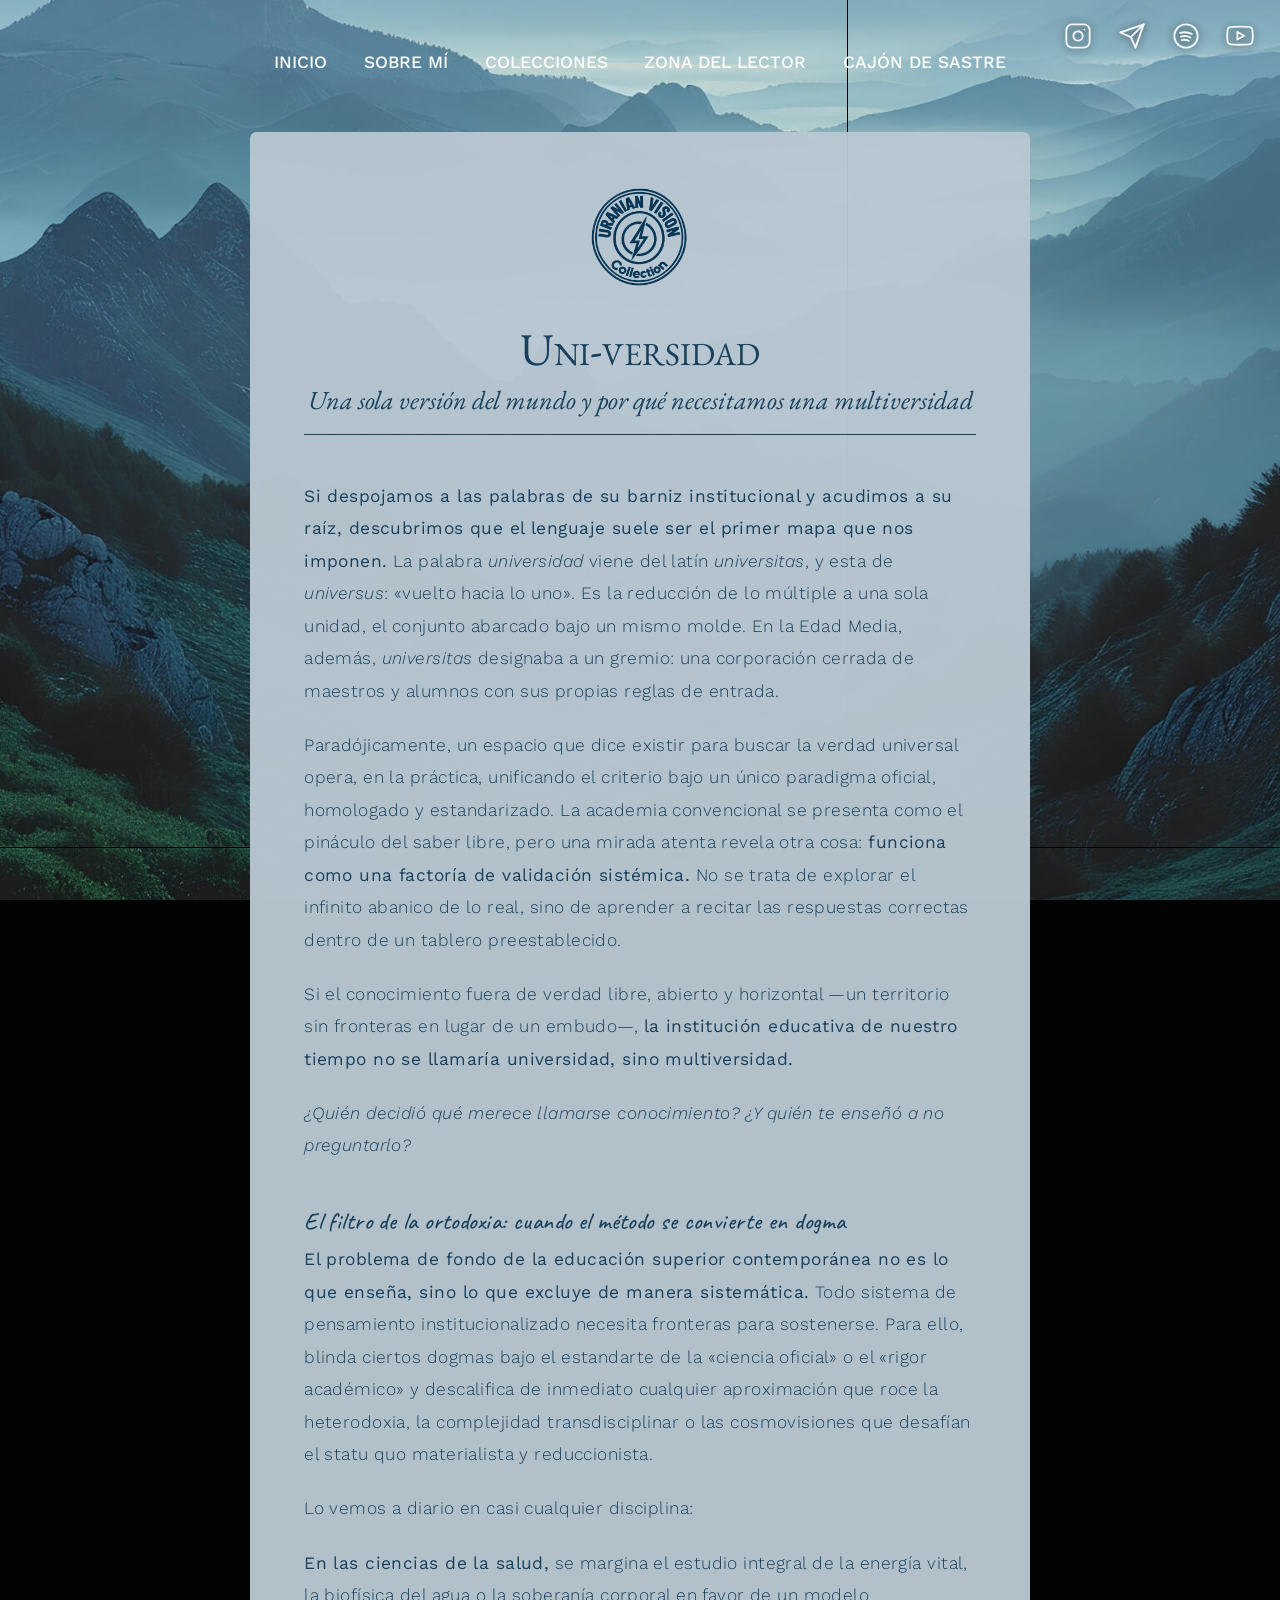
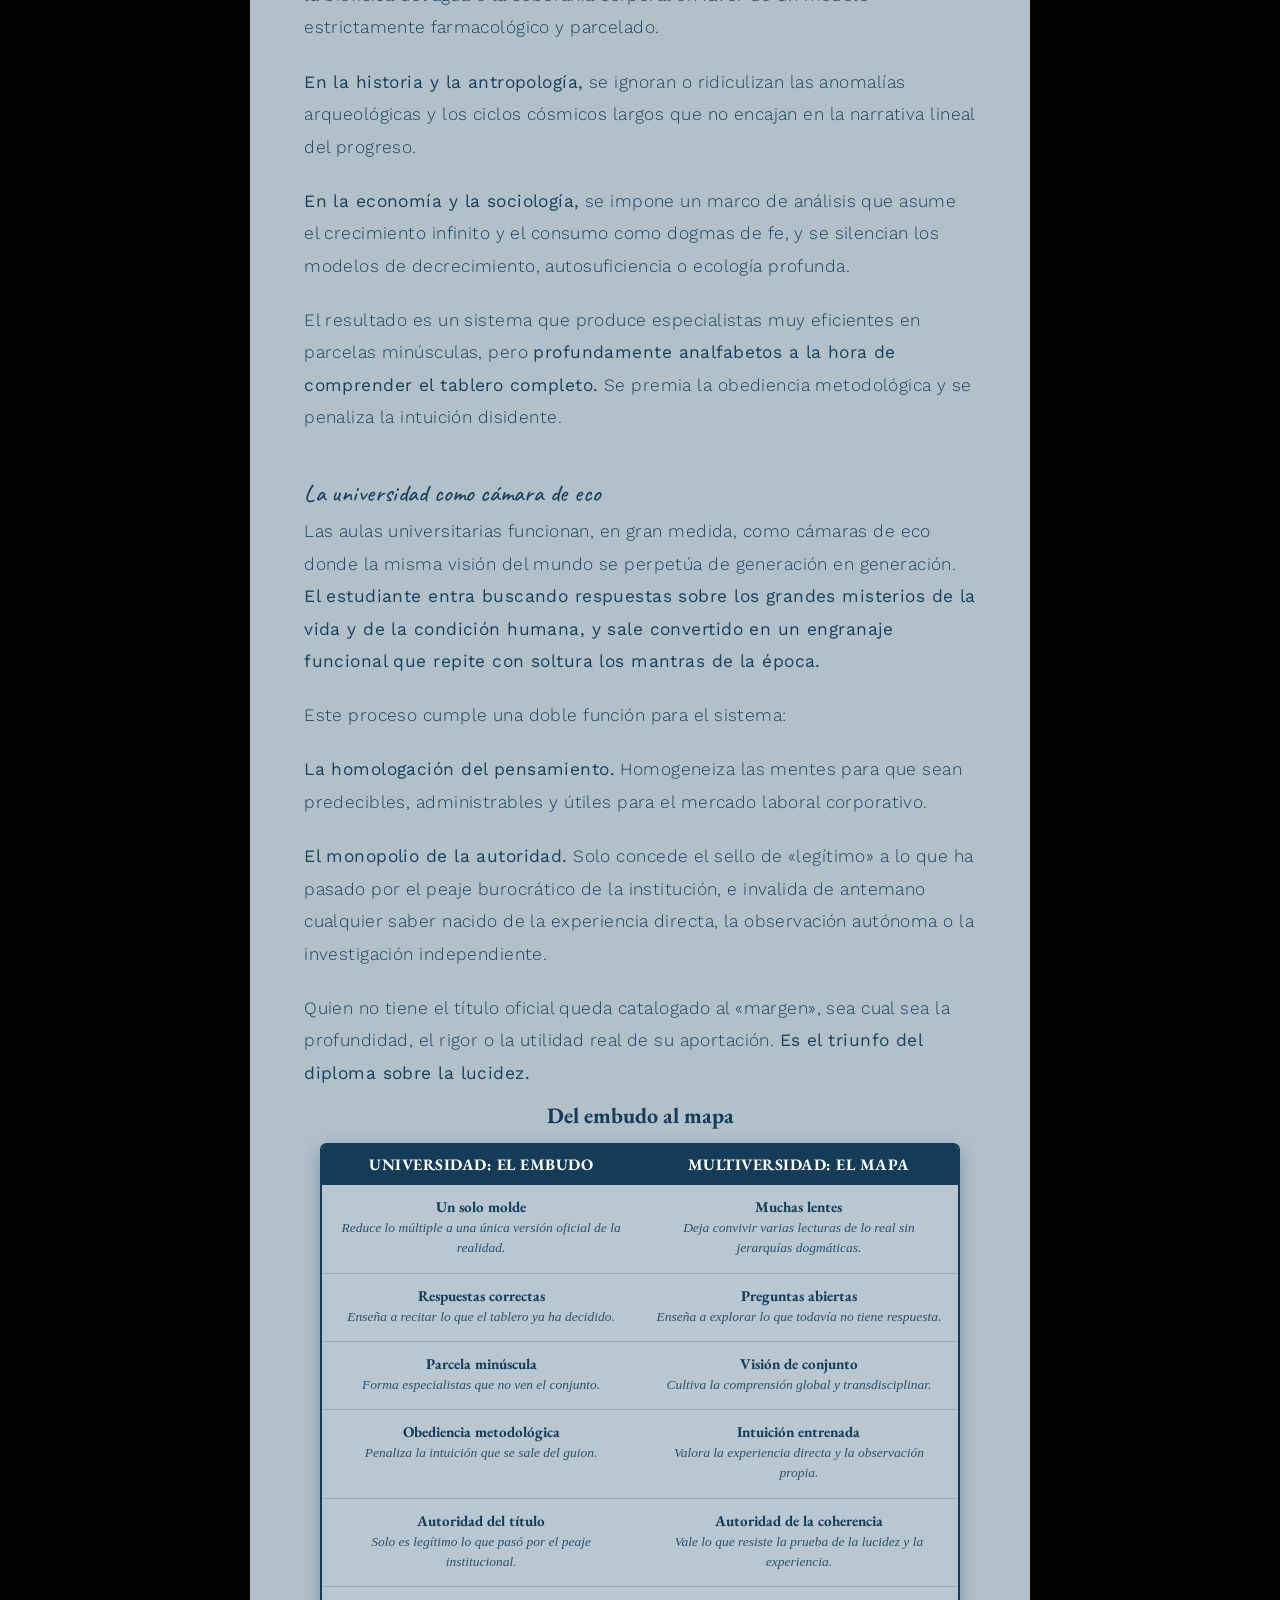
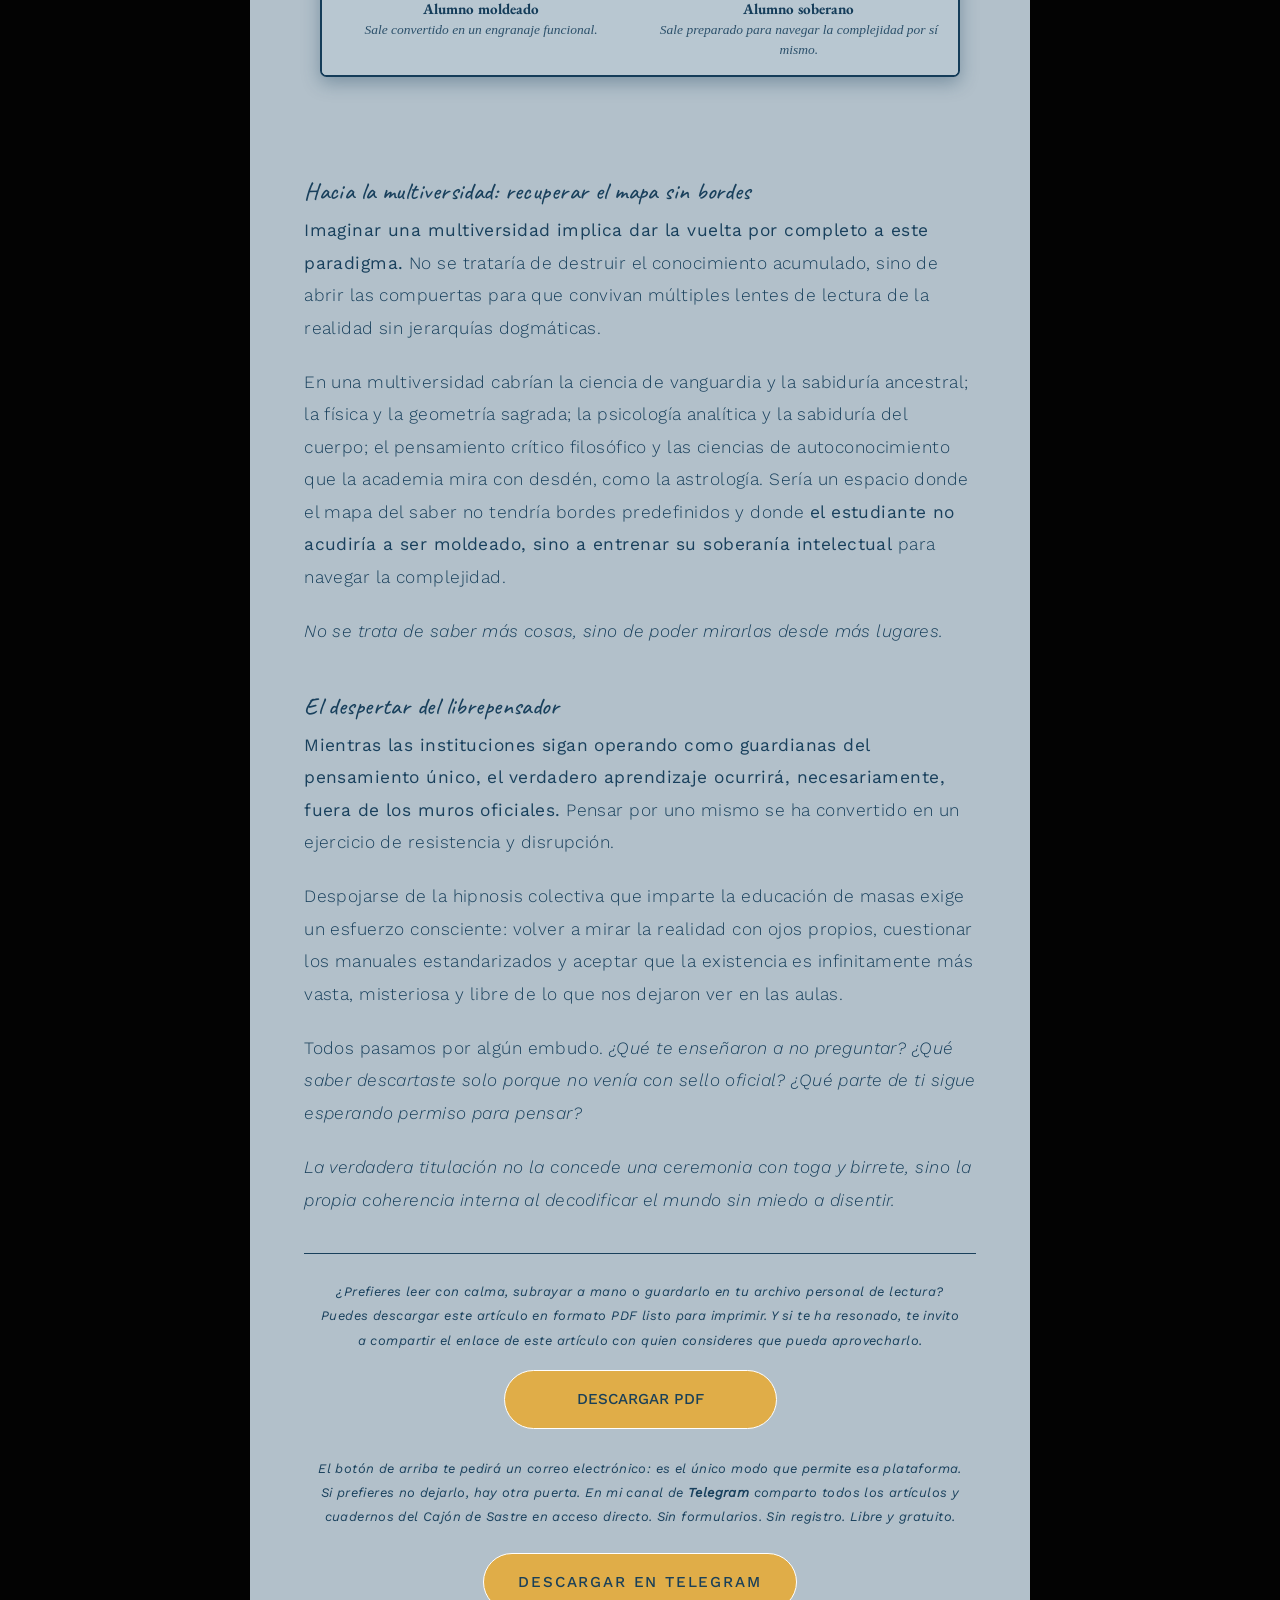
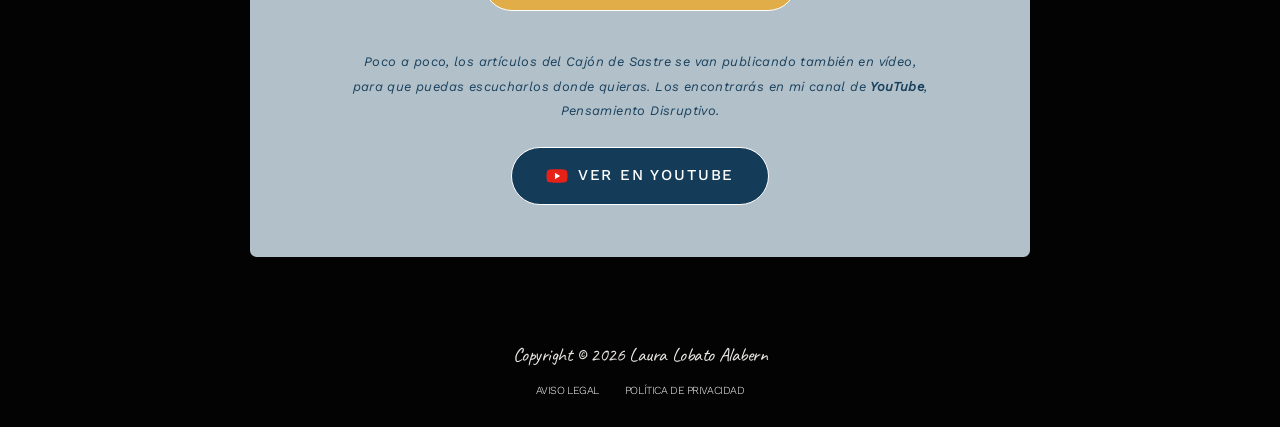
<file: articulos/uni-versidad.html>
<!DOCTYPE html>
<html lang="es">
<head>
	<meta charset="utf-8">
	<meta name="viewport" content="width=device-width,initial-scale=1">
	<meta name="color-scheme" content="light only">
	<title>Uni-versidad · Cajón de sastre</title>
	<meta name="description" content="La universidad reduce lo múltiple a una única versión oficial. ¿Y si el saber fuera un mapa sin bordes?">
	<meta name="author" content="Laura Lobato Alabern">
	<link rel="canonical" href="https://cajonsastre.lauralobatoalabern.com/articulos/uni-versidad">
	<meta property="og:type" content="article">
	<meta property="og:locale" content="es_ES">
	<meta property="og:site_name" content="Cajón de sastre · Laura Lobato Alabern">
	<meta property="og:title" content="Uni-versidad · Cajón de sastre">
	<meta property="og:description" content="La universidad reduce lo múltiple a una única versión oficial. ¿Y si el saber fuera un mapa sin bordes?">
	<meta property="og:url" content="https://cajonsastre.lauralobatoalabern.com/articulos/uni-versidad">
	<meta property="og:image" content="https://cajonsastre.lauralobatoalabern.com/imagenes/social-uni-versidad.jpg">
	<meta name="twitter:card" content="summary_large_image">
	<link rel="icon" type="image/png" href="../imagenes/favicon.png">
	<link rel="apple-touch-icon" href="../imagenes/apple-touch-icon.png">
	<link rel="stylesheet" href="../estilo.css">
	<script type="application/ld+json">{"@context": "https://schema.org", "@type": "BlogPosting", "headline": "Uni-versidad", "description": "La universidad reduce lo múltiple a una única versión oficial. ¿Y si el saber fuera un mapa sin bordes?", "inLanguage": "es", "author": {"@type": "Person", "name": "Laura Lobato Alabern", "url": "https://lauralobatoalabern.com/"}, "image": "https://cajonsastre.lauralobatoalabern.com/imagenes/social-uni-versidad.jpg", "mainEntityOfPage": "https://cajonsastre.lauralobatoalabern.com/articulos/uni-versidad", "datePublished": "2026-11-02"}</script>
</head>
<body class="es-articulo">
<nav class="redes-arriba" aria-label="Redes"><a href="https://www.instagram.com/uranianvisioncollection" target="_blank" rel="noopener noreferrer" aria-label="Instagram" title="Instagram"><svg viewBox="0 0 24 24" stroke-width="1.6" stroke-linecap="round" stroke-linejoin="round" aria-hidden="true"><rect x="2" y="2" width="20" height="20" rx="5" ry="5"></rect><path d="M16 11.37a4 4 0 1 1-7.914 1.174A4 4 0 0 1 16 11.37z"></path><line x1="17.5" y1="6.5" x2="17.5" y2="6.5"></line></svg></a><a href="https://t.me/pensamientodisruptivo" target="_blank" rel="noopener noreferrer" aria-label="Telegram" title="Telegram"><svg viewBox="0 0 24 24" stroke-width="1.6" stroke-linecap="round" stroke-linejoin="round" aria-hidden="true"><line x1="22" y1="2" x2="11" y2="13"></line><polygon points="22 2 15 22 11 13 2 9 22 2"></polygon></svg></a><a href="https://open.spotify.com/author/2XJarpO1DptcM6ioV4V4YG" target="_blank" rel="noopener noreferrer" aria-label="Spotify" title="Spotify"><svg viewBox="0 0 24 24" stroke-width="1.6" stroke-linecap="round" stroke-linejoin="round" aria-hidden="true"><circle cx="12" cy="12" r="10"></circle><path d="M7 9.4c3.3-1 7-.7 10 .9"></path><path d="M7.6 12.5c2.7-.8 5.7-.5 8.2.8"></path><path d="M8.3 15.5c2.1-.6 4.3-.3 6.1.6"></path></svg></a><a href="https://www.youtube.com/@PensamientoDisruptivoTV" target="_blank" rel="noopener noreferrer" aria-label="YouTube" title="YouTube"><svg viewBox="0 0 24 24" stroke-width="1.6" stroke-linecap="round" stroke-linejoin="round" aria-hidden="true"><path d="M22.54 6.42a2.78 2.78 0 0 0-1.94-2C18.88 4 12 4 12 4s-6.88 0-8.6.46a2.78 2.78 0 0 0-1.94 2A29 29 0 0 0 1 11.75a29 29 0 0 0 .46 5.33A2.78 2.78 0 0 0 3.4 19c1.72.46 8.6.46 8.6.46s6.88 0 8.6-.46a2.78 2.78 0 0 0 1.94-2 29 29 0 0 0 .46-5.25 29 29 0 0 0-.46-5.33z"></path><polygon points="9.75 15.02 15.5 11.75 9.75 8.48 9.75 15.02"></polygon></svg></a></nav>
<a class="saltar" href="#principal">Saltar al contenido</a>
<div class="sitio">
	<div class="contenido">
		<nav aria-label="Menú principal"><ul class="menu"><li><a href="https://lauralobatoalabern.com/">INICIO</a></li><li><a href="https://lauralobatoalabern.com/#sobre-mi">SOBRE MÍ</a></li><li><a href="https://lauralobatoalabern.com/#colecciones">COLECCIONES</a></li><li><a href="https://lauralobatoalabern.com/#zona-lector">ZONA DEL LECTOR</a></li><li><a href="https://cajonsastre.lauralobatoalabern.com/" aria-current="page">CAJÓN DE SASTRE</a></li></ul></nav>
		<main id="principal">
			<article class="panel panel--claro">
				<header>
					<img class="articulo__logo" src="../imagenes/logo-uranian-vision.png" width="368" height="368" alt="Uranian Vision Collection" translate="no">
					<h1 class="articulo__titulo">Uni-versidad</h1>
					<p class="articulo__subtitulo articulo__subtitulo--largo"><em>Una sola versión del mundo y por qué necesitamos una multiversidad</em></p>
					<hr class="divisor divisor--azul">
				</header>
				<div class="cuerpo">
<p class="entradilla"><strong>Si despojamos a las palabras de su barniz institucional y acudimos a su raíz, descubrimos que el lenguaje suele ser el primer mapa que nos imponen.</strong> La palabra <em>universidad</em> viene del latín <em>universitas</em>, y esta de <em>universus</em>: «vuelto hacia lo uno». Es la reducción de lo múltiple a una sola unidad, el conjunto abarcado bajo un mismo molde. En la Edad Media, además, <em>universitas</em> designaba a un gremio: una corporación cerrada de maestros y alumnos con sus propias reglas de entrada.</p>
<p class="nuevo">Paradójicamente, un espacio que dice existir para buscar la verdad universal opera, en la práctica, unificando el criterio bajo un único paradigma oficial, homologado y estandarizado. La academia convencional se presenta como el pináculo del saber libre, pero una mirada atenta revela otra cosa: <strong>funciona como una factoría de validación sistémica.</strong> No se trata de explorar el infinito abanico de lo real, sino de aprender a recitar las respuestas correctas dentro de un tablero preestablecido.</p>
<p class="nuevo">Si el conocimiento fuera de verdad libre, abierto y horizontal —un territorio sin fronteras en lugar de un embudo—, <strong>la institución educativa de nuestro tiempo no se llamaría universidad, sino multiversidad.</strong></p>
<p class="nuevo"><em>¿Quién decidió qué merece llamarse conocimiento? ¿Y quién te enseñó a no preguntarlo?</em></p>
<h2>El filtro de la ortodoxia: cuando el método se convierte en dogma</h2>
<p><strong>El problema de fondo de la educación superior contemporánea no es lo que enseña, sino lo que excluye de manera sistemática.</strong> Todo sistema de pensamiento institucionalizado necesita fronteras para sostenerse. Para ello, blinda ciertos dogmas bajo el estandarte de la «ciencia oficial» o el «rigor académico» y descalifica de inmediato cualquier aproximación que roce la heterodoxia, la complejidad transdisciplinar o las cosmovisiones que desafían el statu quo materialista y reduccionista.</p>
<p class="nuevo">Lo vemos a diario en casi cualquier disciplina:</p>
<p class="nuevo"><strong>En las ciencias de la salud,</strong> se margina el estudio integral de la energía vital, la biofísica del agua o la soberanía corporal en favor de un modelo estrictamente farmacológico y parcelado.</p>
<p class="nuevo"><strong>En la historia y la antropología,</strong> se ignoran o ridiculizan las anomalías arqueológicas y los ciclos cósmicos largos que no encajan en la narrativa lineal del progreso.</p>
<p class="nuevo"><strong>En la economía y la sociología,</strong> se impone un marco de análisis que asume el crecimiento infinito y el consumo como dogmas de fe, y se silencian los modelos de decrecimiento, autosuficiencia o ecología profunda.</p>
<p class="nuevo">El resultado es un sistema que produce especialistas muy eficientes en parcelas minúsculas, pero <strong>profundamente analfabetos a la hora de comprender el tablero completo.</strong> Se premia la obediencia metodológica y se penaliza la intuición disidente.</p>
<h2>La universidad como cámara de eco</h2>
<p>Las aulas universitarias funcionan, en gran medida, como cámaras de eco donde la misma visión del mundo se perpetúa de generación en generación. <strong>El estudiante entra buscando respuestas sobre los grandes misterios de la vida y de la condición humana, y sale convertido en un engranaje funcional que repite con soltura los mantras de la época.</strong></p>
<p class="nuevo">Este proceso cumple una doble función para el sistema:</p>
<p class="nuevo"><strong>La homologación del pensamiento.</strong> Homogeneiza las mentes para que sean predecibles, administrables y útiles para el mercado laboral corporativo.</p>
<p class="nuevo"><strong>El monopolio de la autoridad.</strong> Solo concede el sello de «legítimo» a lo que ha pasado por el peaje burocrático de la institución, e invalida de antemano cualquier saber nacido de la experiencia directa, la observación autónoma o la investigación independiente.</p>
<p class="nuevo">Quien no tiene el título oficial queda catalogado al «margen», sea cual sea la profundidad, el rigor o la utilidad real de su aportación. <strong>Es el triunfo del diploma sobre la lucidez.</strong></p>
<div class="uv-compare-wrap">
<div class="uv-compare-section"><h2 class="uv-compare-title">Del embudo al mapa</h2><table class="uv-compare-table"><thead><tr><th>Universidad: el embudo</th><th>Multiversidad: el mapa</th></tr></thead><tbody><tr><td data-columna="Universidad: el embudo"><strong>Un solo molde</strong><em>Reduce lo múltiple a una única versión oficial de la realidad.</em></td><td data-columna="Multiversidad: el mapa"><strong>Muchas lentes</strong><em>Deja convivir varias lecturas de lo real sin jerarquías dogmáticas.</em></td></tr><tr><td data-columna="Universidad: el embudo"><strong>Respuestas correctas</strong><em>Enseña a recitar lo que el tablero ya ha decidido.</em></td><td data-columna="Multiversidad: el mapa"><strong>Preguntas abiertas</strong><em>Enseña a explorar lo que todavía no tiene respuesta.</em></td></tr><tr><td data-columna="Universidad: el embudo"><strong>Parcela minúscula</strong><em>Forma especialistas que no ven el conjunto.</em></td><td data-columna="Multiversidad: el mapa"><strong>Visión de conjunto</strong><em>Cultiva la comprensión global y transdisciplinar.</em></td></tr><tr><td data-columna="Universidad: el embudo"><strong>Obediencia metodológica</strong><em>Penaliza la intuición que se sale del guion.</em></td><td data-columna="Multiversidad: el mapa"><strong>Intuición entrenada</strong><em>Valora la experiencia directa y la observación propia.</em></td></tr><tr><td data-columna="Universidad: el embudo"><strong>Autoridad del título</strong><em>Solo es legítimo lo que pasó por el peaje institucional.</em></td><td data-columna="Multiversidad: el mapa"><strong>Autoridad de la coherencia</strong><em>Vale lo que resiste la prueba de la lucidez y la experiencia.</em></td></tr><tr><td data-columna="Universidad: el embudo"><strong>Alumno moldeado</strong><em>Sale convertido en un engranaje funcional.</em></td><td data-columna="Multiversidad: el mapa"><strong>Alumno soberano</strong><em>Sale preparado para navegar la complejidad por sí mismo.</em></td></tr></tbody></table></div>
</div>
<h2>Hacia la multiversidad: recuperar el mapa sin bordes</h2>
<p><strong>Imaginar una multiversidad implica dar la vuelta por completo a este paradigma.</strong> No se trataría de destruir el conocimiento acumulado, sino de abrir las compuertas para que convivan múltiples lentes de lectura de la realidad sin jerarquías dogmáticas.</p>
<p class="nuevo">En una multiversidad cabrían la ciencia de vanguardia y la sabiduría ancestral; la física y la geometría sagrada; la psicología analítica y la sabiduría del cuerpo; el pensamiento crítico filosófico y las ciencias de autoconocimiento que la academia mira con desdén, como la astrología. Sería un espacio donde el mapa del saber no tendría bordes predefinidos y donde <strong>el estudiante no acudiría a ser moldeado, sino a entrenar su soberanía intelectual</strong> para navegar la complejidad.</p>
<p class="nuevo"><em>No se trata de saber más cosas, sino de poder mirarlas desde más lugares.</em></p>
<h2>El despertar del librepensador</h2>
<p><strong>Mientras las instituciones sigan operando como guardianas del pensamiento único, el verdadero aprendizaje ocurrirá, necesariamente, fuera de los muros oficiales.</strong> Pensar por uno mismo se ha convertido en un ejercicio de resistencia y disrupción.</p>
<p class="nuevo">Despojarse de la hipnosis colectiva que imparte la educación de masas exige un esfuerzo consciente: volver a mirar la realidad con ojos propios, cuestionar los manuales estandarizados y aceptar que la existencia es infinitamente más vasta, misteriosa y libre de lo que nos dejaron ver en las aulas.</p>
<p class="nuevo">Todos pasamos por algún embudo. <em>¿Qué te enseñaron a no preguntar? ¿Qué saber descartaste solo porque no venía con sello oficial? ¿Qué parte de ti sigue esperando permiso para pensar?</em></p>
<p class="nuevo"><em>La verdadera titulación no la concede una ceremonia con toga y birrete, sino la propia coherencia interna al decodificar el mundo sin miedo a disentir.</em></p>
				</div>
				<footer class="descarga">
					<hr class="divisor divisor--azul">
					<p class="descarga__texto"><em>¿Prefieres leer con calma, subrayar a mano o guardarlo en tu archivo personal de lectura? Puedes descargar este artículo en formato PDF listo para imprimir. Y si te ha resonado, te invito a compartir el enlace de este artículo con quien consideres que pueda aprovecharlo.</em></p>
					<ul class="botones botones--articulo">
						<li><a class="boton-oro boton-oro--articulo" href="https://payhip.com/b/0sWV7" rel="noopener">DESCARGAR PDF</a></li>
					</ul>
					<div class="cds-tg-wrap">
						<p class="cds-tg-text">El botón de arriba te pedirá un correo electrónico: es el único modo que permite esa plataforma. Si prefieres no dejarlo, hay otra puerta. En mi canal de <strong>Telegram</strong> comparto todos los artículos y cuadernos del Cajón de Sastre en acceso directo. Sin formularios. Sin registro. Libre y gratuito.</p>
						<a class="cds-tg-btn" href="https://t.me/pensamientodisruptivo" target="_blank" rel="noopener">DESCARGAR EN TELEGRAM</a>
					</div>
					<div class="cds-tg-wrap cds-yt-wrap">
						<p class="cds-tg-text">Poco a poco, los artículos del Cajón de Sastre se van publicando también en vídeo,<br class="salto-ancho"> para que puedas escucharlos donde quieras. Los encontrarás en mi canal de <strong>YouTube</strong>, <span style="white-space:nowrap">Pensamiento Disruptivo.</span></p>
						<a class="cds-yt-btn" href="https://www.youtube.com/@PensamientoDisruptivoTV" target="_blank" rel="noopener"><svg viewBox="0 0 24 24" aria-hidden="true"><path fill="#e62117" d="M23 7.2a3 3 0 0 0-2.1-2.1C19 4.6 12 4.6 12 4.6s-7 0-8.9.5A3 3 0 0 0 1 7.2 31 31 0 0 0 .5 12a31 31 0 0 0 .5 4.8 3 3 0 0 0 2.1 2.1c1.9.5 8.9.5 8.9.5s7 0 8.9-.5a3 3 0 0 0 2.1-2.1 31 31 0 0 0 .5-4.8 31 31 0 0 0-.5-4.8z"/><path fill="#fff" d="M9.75 15.5 15.5 12 9.75 8.5z"/></svg>VER EN YOUTUBE</a>
					</div>
				</footer>
			</article>

		</main>
	</div>
	<footer class="pie">
	<div class="redes-pie"><div class="redes-pie__linea" aria-hidden="true"></div><nav class="redes-pie__iconos" aria-label="Redes"><a href="https://www.instagram.com/uranianvisioncollection" target="_blank" rel="noopener noreferrer" aria-label="Instagram" title="Instagram"><svg viewBox="0 0 24 24" stroke-width="1.6" stroke-linecap="round" stroke-linejoin="round" aria-hidden="true"><rect x="2" y="2" width="20" height="20" rx="5" ry="5"></rect><path d="M16 11.37a4 4 0 1 1-7.914 1.174A4 4 0 0 1 16 11.37z"></path><line x1="17.5" y1="6.5" x2="17.5" y2="6.5"></line></svg></a><a href="https://t.me/pensamientodisruptivo" target="_blank" rel="noopener noreferrer" aria-label="Telegram" title="Telegram"><svg viewBox="0 0 24 24" stroke-width="1.6" stroke-linecap="round" stroke-linejoin="round" aria-hidden="true"><line x1="22" y1="2" x2="11" y2="13"></line><polygon points="22 2 15 22 11 13 2 9 22 2"></polygon></svg></a><a href="https://open.spotify.com/author/2XJarpO1DptcM6ioV4V4YG" target="_blank" rel="noopener noreferrer" aria-label="Spotify" title="Spotify"><svg viewBox="0 0 24 24" stroke-width="1.6" stroke-linecap="round" stroke-linejoin="round" aria-hidden="true"><circle cx="12" cy="12" r="10"></circle><path d="M7 9.4c3.3-1 7-.7 10 .9"></path><path d="M7.6 12.5c2.7-.8 5.7-.5 8.2.8"></path><path d="M8.3 15.5c2.1-.6 4.3-.3 6.1.6"></path></svg></a><a href="https://www.youtube.com/@PensamientoDisruptivoTV" target="_blank" rel="noopener noreferrer" aria-label="YouTube" title="YouTube"><svg viewBox="0 0 24 24" stroke-width="1.6" stroke-linecap="round" stroke-linejoin="round" aria-hidden="true"><path d="M22.54 6.42a2.78 2.78 0 0 0-1.94-2C18.88 4 12 4 12 4s-6.88 0-8.6.46a2.78 2.78 0 0 0-1.94 2A29 29 0 0 0 1 11.75a29 29 0 0 0 .46 5.33A2.78 2.78 0 0 0 3.4 19c1.72.46 8.6.46 8.6.46s6.88 0 8.6-.46a2.78 2.78 0 0 0 1.94-2 29 29 0 0 0 .46-5.25 29 29 0 0 0-.46-5.33z"></path><polygon points="9.75 15.02 15.5 11.75 9.75 8.48 9.75 15.02"></polygon></svg></a></nav></div>
	<p class="pie__copyright">Copyright © 2026 Laura Lobato Alabern</p>
	<ul class="pie__enlaces">
		<li><a href="https://lauralobatoalabern.com/#aviso-legal">Aviso legal</a></li>
		<li><a href="https://lauralobatoalabern.com/#politica-privacidad">Política de privacidad</a></li>
	</ul>
</footer>
</div>
<!-- Estadísticas: Cloudflare Web Analytics (no cuenta las visitas de la autora: abrir una vez la web con ?soyyo; para volver a contarlas, ?soylector) -->
<script>
(function () {
	try {
		var q = location.search;
		if (q.indexOf('soyyo') !== -1) localStorage.setItem('noContarme', '1');
		if (q.indexOf('soylector') !== -1) localStorage.removeItem('noContarme');
		if (localStorage.getItem('noContarme') === '1') return;
	} catch (e) {}
	var s = document.createElement('script');
	s.defer = true;
	s.src = 'https://static.cloudflareinsights.com/beacon.min.js';
	s.setAttribute('data-cf-beacon', '{"token": "a7a8092ff70c465bae6b05d05f35cd06"}');
	document.body.appendChild(s);
})();
</script>
<!-- Fin estadísticas -->
</body>
</html>
</file>
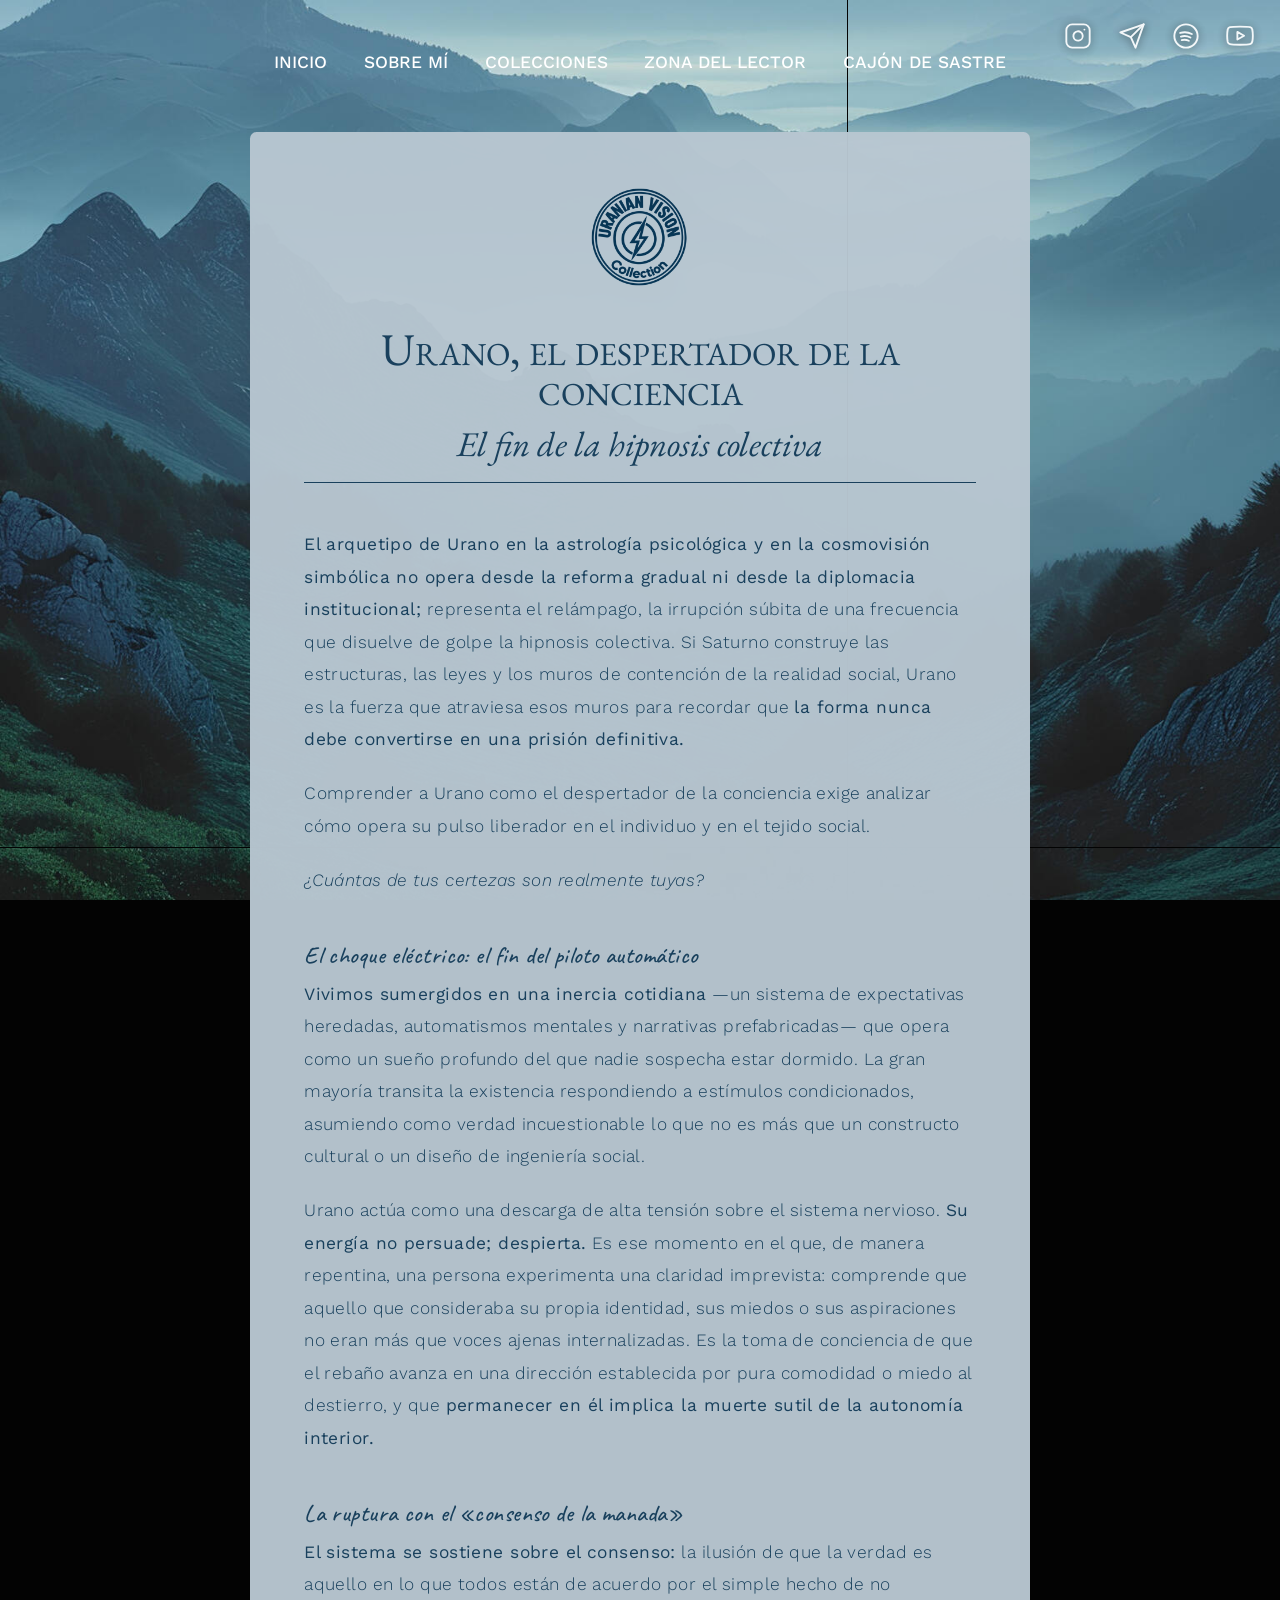
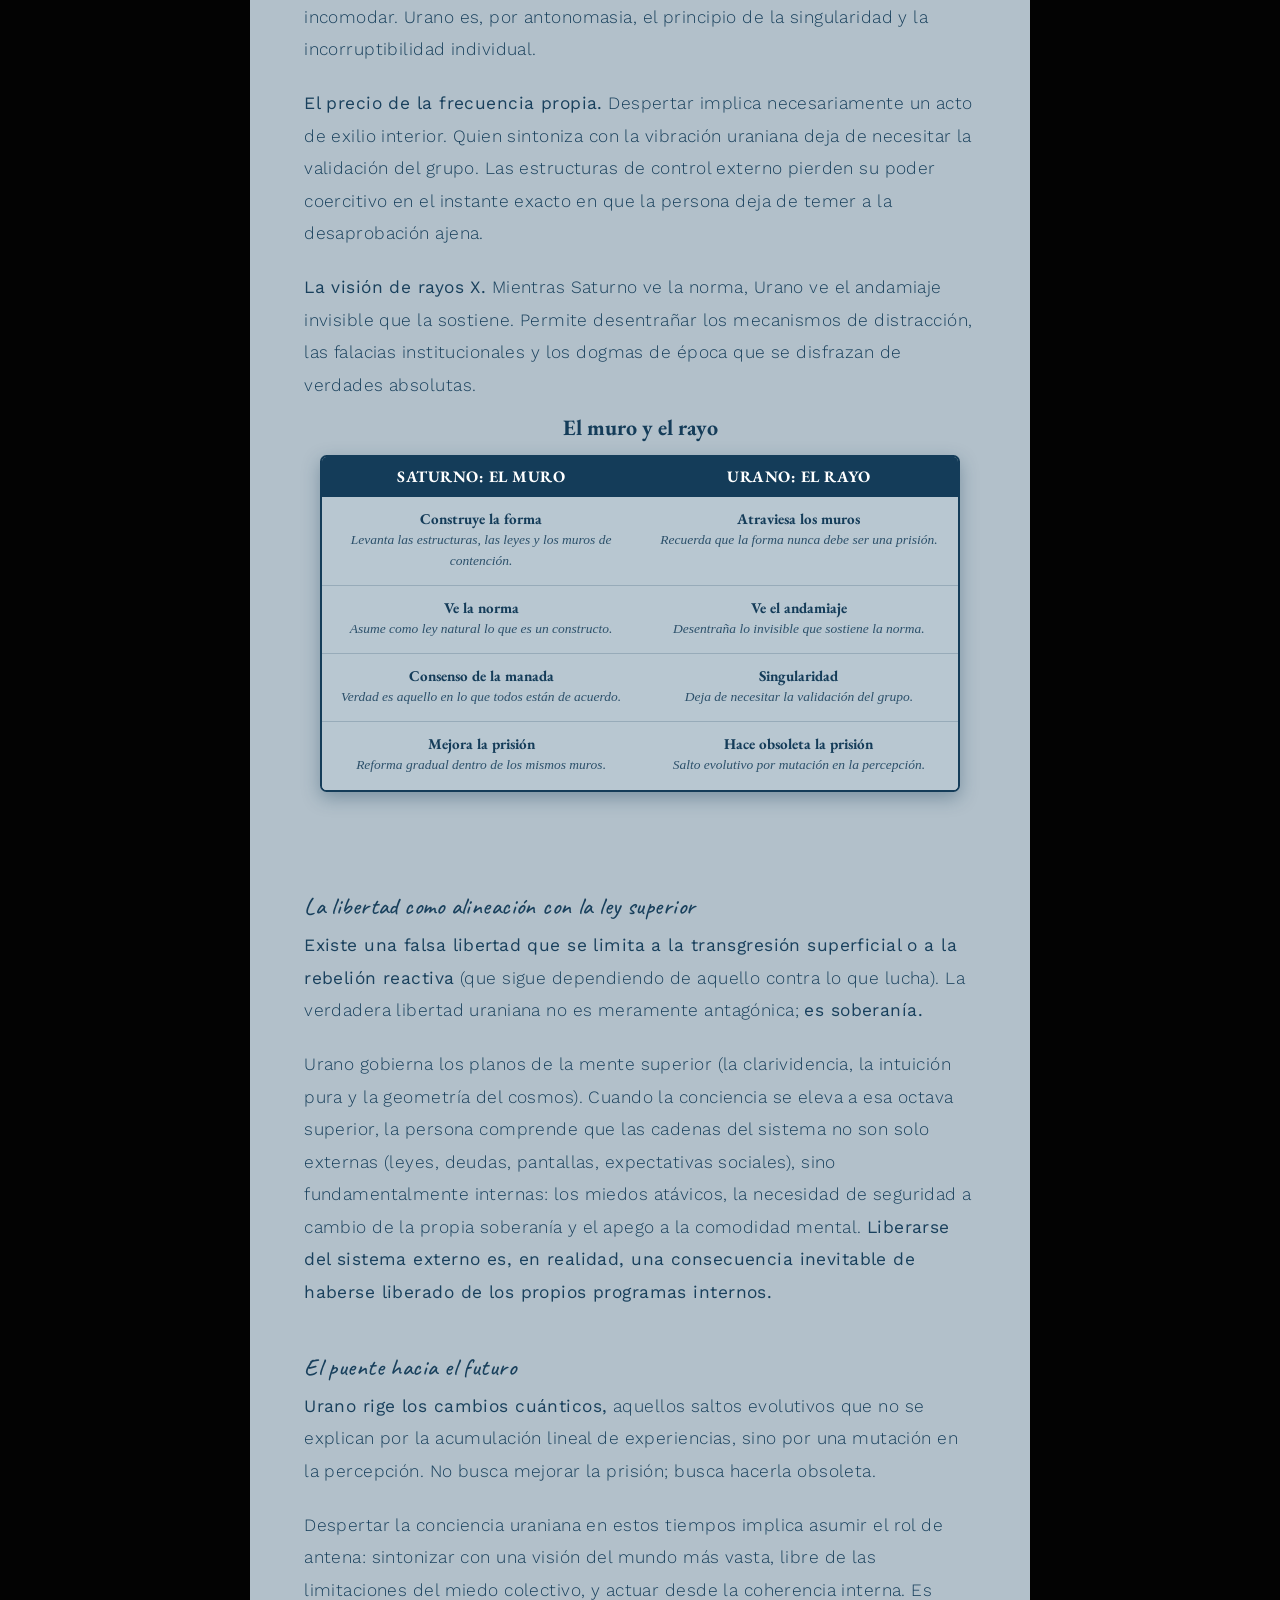
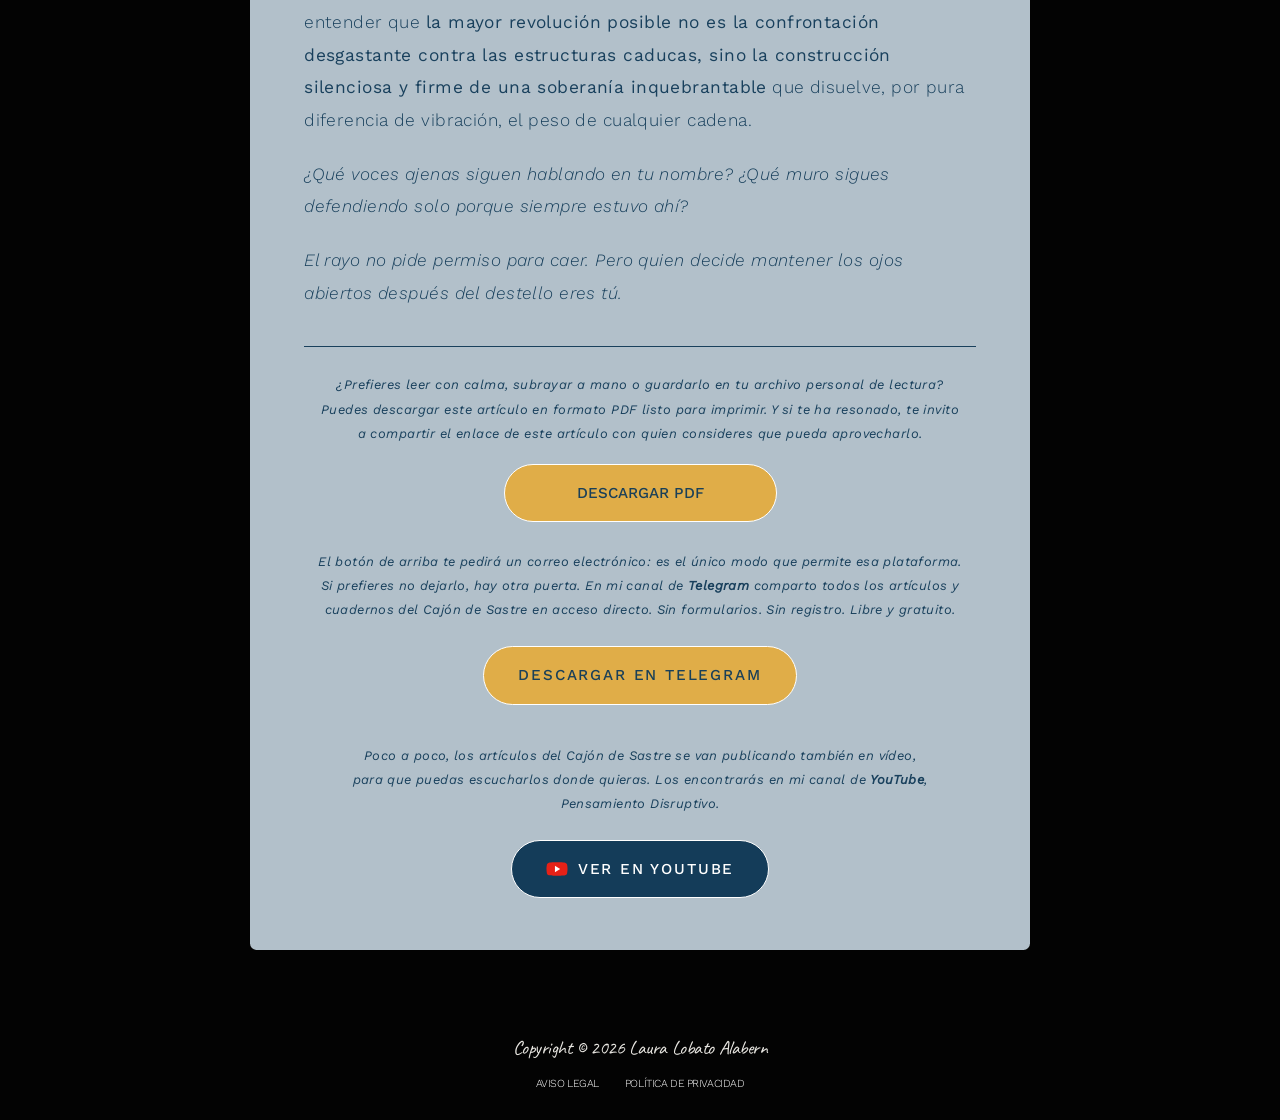
<file: articulos/urano-el-despertador-de-la-conciencia.html>
<!DOCTYPE html>
<html lang="es">
<head>
	<meta charset="utf-8">
	<meta name="viewport" content="width=device-width,initial-scale=1">
	<meta name="color-scheme" content="light only">
	<title>Urano, el despertador de la conciencia · Cajón de sastre</title>
	<meta name="description" content="Saturno levanta los muros; Urano los atraviesa. El rayo que disuelve la hipnosis colectiva y te devuelve la soberanía interior.">
	<meta name="author" content="Laura Lobato Alabern">
	<link rel="canonical" href="https://cajonsastre.lauralobatoalabern.com/articulos/urano-el-despertador-de-la-conciencia">
	<meta property="og:type" content="article">
	<meta property="og:locale" content="es_ES">
	<meta property="og:site_name" content="Cajón de sastre · Laura Lobato Alabern">
	<meta property="og:title" content="Urano, el despertador de la conciencia · Cajón de sastre">
	<meta property="og:description" content="Saturno levanta los muros; Urano los atraviesa. El rayo que disuelve la hipnosis colectiva y te devuelve la soberanía interior.">
	<meta property="og:url" content="https://cajonsastre.lauralobatoalabern.com/articulos/urano-el-despertador-de-la-conciencia">
	<meta property="og:image" content="https://cajonsastre.lauralobatoalabern.com/imagenes/share.jpg">
	<meta name="twitter:card" content="summary_large_image">
	<link rel="icon" type="image/png" href="../imagenes/favicon.png">
	<link rel="apple-touch-icon" href="../imagenes/apple-touch-icon.png">
	<link rel="stylesheet" href="../estilo.css">
	<script type="application/ld+json">{"@context": "https://schema.org", "@type": "BlogPosting", "headline": "Urano, el despertador de la conciencia", "description": "Saturno levanta los muros; Urano los atraviesa. El rayo que disuelve la hipnosis colectiva y te devuelve la soberanía interior.", "inLanguage": "es", "author": {"@type": "Person", "name": "Laura Lobato Alabern", "url": "https://lauralobatoalabern.com/"}, "image": "https://cajonsastre.lauralobatoalabern.com/imagenes/share.jpg", "mainEntityOfPage": "https://cajonsastre.lauralobatoalabern.com/articulos/urano-el-despertador-de-la-conciencia", "datePublished": "2026-11-20"}</script>
</head>
<body class="es-articulo">
<nav class="redes-arriba" aria-label="Redes"><a href="https://www.instagram.com/uranianvisioncollection" target="_blank" rel="noopener noreferrer" aria-label="Instagram" title="Instagram"><svg viewBox="0 0 24 24" stroke-width="1.6" stroke-linecap="round" stroke-linejoin="round" aria-hidden="true"><rect x="2" y="2" width="20" height="20" rx="5" ry="5"></rect><path d="M16 11.37a4 4 0 1 1-7.914 1.174A4 4 0 0 1 16 11.37z"></path><line x1="17.5" y1="6.5" x2="17.5" y2="6.5"></line></svg></a><a href="https://t.me/pensamientodisruptivo" target="_blank" rel="noopener noreferrer" aria-label="Telegram" title="Telegram"><svg viewBox="0 0 24 24" stroke-width="1.6" stroke-linecap="round" stroke-linejoin="round" aria-hidden="true"><line x1="22" y1="2" x2="11" y2="13"></line><polygon points="22 2 15 22 11 13 2 9 22 2"></polygon></svg></a><a href="https://open.spotify.com/author/2XJarpO1DptcM6ioV4V4YG" target="_blank" rel="noopener noreferrer" aria-label="Spotify" title="Spotify"><svg viewBox="0 0 24 24" stroke-width="1.6" stroke-linecap="round" stroke-linejoin="round" aria-hidden="true"><circle cx="12" cy="12" r="10"></circle><path d="M7 9.4c3.3-1 7-.7 10 .9"></path><path d="M7.6 12.5c2.7-.8 5.7-.5 8.2.8"></path><path d="M8.3 15.5c2.1-.6 4.3-.3 6.1.6"></path></svg></a><a href="https://www.youtube.com/@PensamientoDisruptivoTV" target="_blank" rel="noopener noreferrer" aria-label="YouTube" title="YouTube"><svg viewBox="0 0 24 24" stroke-width="1.6" stroke-linecap="round" stroke-linejoin="round" aria-hidden="true"><path d="M22.54 6.42a2.78 2.78 0 0 0-1.94-2C18.88 4 12 4 12 4s-6.88 0-8.6.46a2.78 2.78 0 0 0-1.94 2A29 29 0 0 0 1 11.75a29 29 0 0 0 .46 5.33A2.78 2.78 0 0 0 3.4 19c1.72.46 8.6.46 8.6.46s6.88 0 8.6-.46a2.78 2.78 0 0 0 1.94-2 29 29 0 0 0 .46-5.25 29 29 0 0 0-.46-5.33z"></path><polygon points="9.75 15.02 15.5 11.75 9.75 8.48 9.75 15.02"></polygon></svg></a></nav>
<a class="saltar" href="#principal">Saltar al contenido</a>
<div class="sitio">
	<div class="contenido">
		<nav aria-label="Menú principal"><ul class="menu"><li><a href="https://lauralobatoalabern.com/">INICIO</a></li><li><a href="https://lauralobatoalabern.com/#sobre-mi">SOBRE MÍ</a></li><li><a href="https://lauralobatoalabern.com/#colecciones">COLECCIONES</a></li><li><a href="https://lauralobatoalabern.com/#zona-lector">ZONA DEL LECTOR</a></li><li><a href="https://cajonsastre.lauralobatoalabern.com/" aria-current="page">CAJÓN DE SASTRE</a></li></ul></nav>
		<main id="principal">
			<article class="panel panel--claro">
				<header>
					<img class="articulo__logo" src="../imagenes/logo-uranian-vision.png" width="368" height="368" alt="Uranian Vision Collection" translate="no">
					<h1 class="articulo__titulo">Urano, el despertador de la conciencia</h1>
					<p class="articulo__subtitulo"><em>El fin de la hipnosis colectiva</em></p>
					<hr class="divisor divisor--azul">
				</header>
				<div class="cuerpo">
<p class="entradilla"><strong>El arquetipo de Urano en la astrología psicológica y en la cosmovisión simbólica no opera desde la reforma gradual ni desde la diplomacia institucional;</strong> representa el relámpago, la irrupción súbita de una frecuencia que disuelve de golpe la hipnosis colectiva. Si Saturno construye las estructuras, las leyes y los muros de contención de la realidad social, Urano es la fuerza que atraviesa esos muros para recordar que <strong>la forma nunca debe convertirse en una prisión definitiva.</strong></p>
<p class="nuevo">Comprender a Urano como el despertador de la conciencia exige analizar cómo opera su pulso liberador en el individuo y en el tejido social.</p>
<p class="nuevo"><em>¿Cuántas de tus certezas son realmente tuyas?</em></p>
<h2>El choque eléctrico: el fin del piloto automático</h2>
<p><strong>Vivimos sumergidos en una inercia cotidiana</strong> —un sistema de expectativas heredadas, automatismos mentales y narrativas prefabricadas— que opera como un sueño profundo del que nadie sospecha estar dormido. La gran mayoría transita la existencia respondiendo a estímulos condicionados, asumiendo como verdad incuestionable lo que no es más que un constructo cultural o un diseño de ingeniería social.</p>
<p class="nuevo">Urano actúa como una descarga de alta tensión sobre el sistema nervioso. <strong>Su energía no persuade; despierta.</strong> Es ese momento en el que, de manera repentina, una persona experimenta una claridad imprevista: comprende que aquello que consideraba su propia identidad, sus miedos o sus aspiraciones no eran más que voces ajenas internalizadas. Es la toma de conciencia de que el rebaño avanza en una dirección establecida por pura comodidad o miedo al destierro, y que <strong>permanecer en él implica la muerte sutil de la autonomía interior.</strong></p>
<h2>La ruptura con el «consenso de la manada»</h2>
<p><strong>El sistema se sostiene sobre el consenso:</strong> la ilusión de que la verdad es aquello en lo que todos están de acuerdo por el simple hecho de no incomodar. Urano es, por antonomasia, el principio de la singularidad y la incorruptibilidad individual.</p>
<p class="nuevo"><strong>El precio de la frecuencia propia.</strong> Despertar implica necesariamente un acto de exilio interior. Quien sintoniza con la vibración uraniana deja de necesitar la validación del grupo. Las estructuras de control externo pierden su poder coercitivo en el instante exacto en que la persona deja de temer a la desaprobación ajena.</p>
<p class="nuevo"><strong>La visión de rayos X.</strong> Mientras Saturno ve la norma, Urano ve el andamiaje invisible que la sostiene. Permite desentrañar los mecanismos de distracción, las falacias institucionales y los dogmas de época que se disfrazan de verdades absolutas.</p>
<div class="uv-compare-wrap">
<div class="uv-compare-section"><h2 class="uv-compare-title">El muro y el rayo</h2><table class="uv-compare-table"><thead><tr><th>Saturno: el muro</th><th>Urano: el rayo</th></tr></thead><tbody><tr><td data-columna="Saturno: el muro"><strong>Construye la forma</strong><em>Levanta las estructuras, las leyes y los muros de contención.</em></td><td data-columna="Urano: el rayo"><strong>Atraviesa los muros</strong><em>Recuerda que la forma nunca debe ser una prisión.</em></td></tr><tr><td data-columna="Saturno: el muro"><strong>Ve la norma</strong><em>Asume como ley natural lo que es un constructo.</em></td><td data-columna="Urano: el rayo"><strong>Ve el andamiaje</strong><em>Desentraña lo invisible que sostiene la norma.</em></td></tr><tr><td data-columna="Saturno: el muro"><strong>Consenso de la manada</strong><em>Verdad es aquello en lo que todos están de acuerdo.</em></td><td data-columna="Urano: el rayo"><strong>Singularidad</strong><em>Deja de necesitar la validación del grupo.</em></td></tr><tr><td data-columna="Saturno: el muro"><strong>Mejora la prisión</strong><em>Reforma gradual dentro de los mismos muros.</em></td><td data-columna="Urano: el rayo"><strong>Hace obsoleta la prisión</strong><em>Salto evolutivo por mutación en la percepción.</em></td></tr></tbody></table></div>
</div>
<h2>La libertad como alineación con la ley superior</h2>
<p><strong>Existe una falsa libertad que se limita a la transgresión superficial o a la rebelión reactiva</strong> (que sigue dependiendo de aquello contra lo que lucha). La verdadera libertad uraniana no es meramente antagónica; <strong>es soberanía.</strong></p>
<p class="nuevo">Urano gobierna los planos de la mente superior (la clarividencia, la intuición pura y la geometría del cosmos). Cuando la conciencia se eleva a esa octava superior, la persona comprende que las cadenas del sistema no son solo externas (leyes, deudas, pantallas, expectativas sociales), sino fundamentalmente internas: los miedos atávicos, la necesidad de seguridad a cambio de la propia soberanía y el apego a la comodidad mental. <strong>Liberarse del sistema externo es, en realidad, una consecuencia inevitable de haberse liberado de los propios programas internos.</strong></p>
<h2>El puente hacia el futuro</h2>
<p><strong>Urano rige los cambios cuánticos,</strong> aquellos saltos evolutivos que no se explican por la acumulación lineal de experiencias, sino por una mutación en la percepción. No busca mejorar la prisión; busca hacerla obsoleta.</p>
<p class="nuevo">Despertar la conciencia uraniana en estos tiempos implica asumir el rol de antena: sintonizar con una visión del mundo más vasta, libre de las limitaciones del miedo colectivo, y actuar desde la coherencia interna. Es entender que <strong>la mayor revolución posible no es la confrontación desgastante contra las estructuras caducas, sino la construcción silenciosa y firme de una soberanía inquebrantable</strong> que disuelve, por pura diferencia de vibración, el peso de cualquier cadena.</p>
<p class="nuevo"><em>¿Qué voces ajenas siguen hablando en tu nombre? ¿Qué muro sigues defendiendo solo porque siempre estuvo ahí?</em></p>
<p class="nuevo"><em>El rayo no pide permiso para caer. Pero quien decide mantener los ojos abiertos después del destello eres tú.</em></p>
				</div>
				<footer class="descarga">
					<hr class="divisor divisor--azul">
					<p class="descarga__texto"><em>¿Prefieres leer con calma, subrayar a mano o guardarlo en tu archivo personal de lectura? Puedes descargar este artículo en formato PDF listo para imprimir. Y si te ha resonado, te invito a compartir el enlace de este artículo con quien consideres que pueda aprovecharlo.</em></p>
					<ul class="botones botones--articulo">
						<li><a class="boton-oro boton-oro--articulo" href="https://payhip.com/b/oADlp" rel="noopener">DESCARGAR PDF</a></li>
					</ul>
					<div class="cds-tg-wrap">
						<p class="cds-tg-text">El botón de arriba te pedirá un correo electrónico: es el único modo que permite esa plataforma. Si prefieres no dejarlo, hay otra puerta. En mi canal de <strong>Telegram</strong> comparto todos los artículos y cuadernos del Cajón de Sastre en acceso directo. Sin formularios. Sin registro. Libre y gratuito.</p>
						<a class="cds-tg-btn" href="https://t.me/pensamientodisruptivo" target="_blank" rel="noopener">DESCARGAR EN TELEGRAM</a>
					</div>
					<div class="cds-tg-wrap cds-yt-wrap">
						<p class="cds-tg-text">Poco a poco, los artículos del Cajón de Sastre se van publicando también en vídeo,<br class="salto-ancho"> para que puedas escucharlos donde quieras. Los encontrarás en mi canal de <strong>YouTube</strong>, <span style="white-space:nowrap">Pensamiento Disruptivo.</span></p>
						<a class="cds-yt-btn" href="https://www.youtube.com/@PensamientoDisruptivoTV" target="_blank" rel="noopener"><svg viewBox="0 0 24 24" aria-hidden="true"><path fill="#e62117" d="M23 7.2a3 3 0 0 0-2.1-2.1C19 4.6 12 4.6 12 4.6s-7 0-8.9.5A3 3 0 0 0 1 7.2 31 31 0 0 0 .5 12a31 31 0 0 0 .5 4.8 3 3 0 0 0 2.1 2.1c1.9.5 8.9.5 8.9.5s7 0 8.9-.5a3 3 0 0 0 2.1-2.1 31 31 0 0 0 .5-4.8 31 31 0 0 0-.5-4.8z"/><path fill="#fff" d="M9.75 15.5 15.5 12 9.75 8.5z"/></svg>VER EN YOUTUBE</a>
					</div>
				</footer>
			</article>

		</main>
	</div>
	<footer class="pie">
	<div class="redes-pie"><div class="redes-pie__linea" aria-hidden="true"></div><nav class="redes-pie__iconos" aria-label="Redes"><a href="https://www.instagram.com/uranianvisioncollection" target="_blank" rel="noopener noreferrer" aria-label="Instagram" title="Instagram"><svg viewBox="0 0 24 24" stroke-width="1.6" stroke-linecap="round" stroke-linejoin="round" aria-hidden="true"><rect x="2" y="2" width="20" height="20" rx="5" ry="5"></rect><path d="M16 11.37a4 4 0 1 1-7.914 1.174A4 4 0 0 1 16 11.37z"></path><line x1="17.5" y1="6.5" x2="17.5" y2="6.5"></line></svg></a><a href="https://t.me/pensamientodisruptivo" target="_blank" rel="noopener noreferrer" aria-label="Telegram" title="Telegram"><svg viewBox="0 0 24 24" stroke-width="1.6" stroke-linecap="round" stroke-linejoin="round" aria-hidden="true"><line x1="22" y1="2" x2="11" y2="13"></line><polygon points="22 2 15 22 11 13 2 9 22 2"></polygon></svg></a><a href="https://open.spotify.com/author/2XJarpO1DptcM6ioV4V4YG" target="_blank" rel="noopener noreferrer" aria-label="Spotify" title="Spotify"><svg viewBox="0 0 24 24" stroke-width="1.6" stroke-linecap="round" stroke-linejoin="round" aria-hidden="true"><circle cx="12" cy="12" r="10"></circle><path d="M7 9.4c3.3-1 7-.7 10 .9"></path><path d="M7.6 12.5c2.7-.8 5.7-.5 8.2.8"></path><path d="M8.3 15.5c2.1-.6 4.3-.3 6.1.6"></path></svg></a><a href="https://www.youtube.com/@PensamientoDisruptivoTV" target="_blank" rel="noopener noreferrer" aria-label="YouTube" title="YouTube"><svg viewBox="0 0 24 24" stroke-width="1.6" stroke-linecap="round" stroke-linejoin="round" aria-hidden="true"><path d="M22.54 6.42a2.78 2.78 0 0 0-1.94-2C18.88 4 12 4 12 4s-6.88 0-8.6.46a2.78 2.78 0 0 0-1.94 2A29 29 0 0 0 1 11.75a29 29 0 0 0 .46 5.33A2.78 2.78 0 0 0 3.4 19c1.72.46 8.6.46 8.6.46s6.88 0 8.6-.46a2.78 2.78 0 0 0 1.94-2 29 29 0 0 0 .46-5.25 29 29 0 0 0-.46-5.33z"></path><polygon points="9.75 15.02 15.5 11.75 9.75 8.48 9.75 15.02"></polygon></svg></a></nav></div>
	<p class="pie__copyright">Copyright © 2026 Laura Lobato Alabern</p>
	<ul class="pie__enlaces">
		<li><a href="https://lauralobatoalabern.com/#aviso-legal">Aviso legal</a></li>
		<li><a href="https://lauralobatoalabern.com/#politica-privacidad">Política de privacidad</a></li>
	</ul>
</footer>
</div>
<!-- Estadísticas: Cloudflare Web Analytics (no cuenta las visitas de la autora: abrir una vez la web con ?soyyo; para volver a contarlas, ?soylector) -->
<script>
(function () {
	try {
		var q = location.search;
		if (q.indexOf('soyyo') !== -1) localStorage.setItem('noContarme', '1');
		if (q.indexOf('soylector') !== -1) localStorage.removeItem('noContarme');
		if (localStorage.getItem('noContarme') === '1') return;
	} catch (e) {}
	var s = document.createElement('script');
	s.defer = true;
	s.src = 'https://static.cloudflareinsights.com/beacon.min.js';
	s.setAttribute('data-cf-beacon', '{"token": "a7a8092ff70c465bae6b05d05f35cd06"}');
	document.body.appendChild(s);
})();
</script>
<!-- Fin estadísticas -->
</body>
</html>
</file>
<file: estilo.css>
/* =========================================================
   CAJÓN DE SASTRE · estilo.css
   Diseño extraído de lauralobatoalabern.com (Carrd).
   Si cambias un color o una tipografía aquí, cambia en
   la portada y en todos los artículos a la vez.
   ========================================================= */

/* ---------- Tipografías (alojadas en la carpeta fuentes/) ---------- */
@font-face { font-family: 'Caveat'; font-style: normal; font-weight: 400; font-display: swap; src: url('fuentes/caveat-latin-400-normal.woff2') format('woff2'); }
@font-face { font-family: 'Caveat'; font-style: normal; font-weight: 500; font-display: swap; src: url('fuentes/caveat-latin-500-normal.woff2') format('woff2'); }
@font-face { font-family: 'Work Sans'; font-style: normal; font-weight: 200; font-display: swap; src: url('fuentes/work-sans-latin-200-normal.woff2') format('woff2'); }
@font-face { font-family: 'Work Sans'; font-style: italic; font-weight: 200; font-display: swap; src: url('fuentes/work-sans-latin-200-italic.woff2') format('woff2'); }
@font-face { font-family: 'Work Sans'; font-style: normal; font-weight: 300; font-display: swap; src: url('fuentes/work-sans-latin-300-normal.woff2') format('woff2'); }
@font-face { font-family: 'Work Sans'; font-style: italic; font-weight: 300; font-display: swap; src: url('fuentes/work-sans-latin-300-italic.woff2') format('woff2'); }
@font-face { font-family: 'Work Sans'; font-style: normal; font-weight: 400; font-display: swap; src: url('fuentes/work-sans-latin-400-normal.woff2') format('woff2'); }
@font-face { font-family: 'Work Sans'; font-style: italic; font-weight: 400; font-display: swap; src: url('fuentes/work-sans-latin-400-italic.woff2') format('woff2'); }
@font-face { font-family: 'Work Sans'; font-style: normal; font-weight: 500; font-display: swap; src: url('fuentes/work-sans-latin-500-normal.woff2') format('woff2'); }
@font-face { font-family: 'Work Sans'; font-style: normal; font-weight: 600; font-display: swap; src: url('fuentes/work-sans-latin-600-normal.woff2') format('woff2'); }
@font-face { font-family: 'Work Sans'; font-style: normal; font-weight: 700; font-display: swap; src: url('fuentes/work-sans-latin-700-normal.woff2') format('woff2'); }
@font-face { font-family: 'EB Garamond'; font-style: normal; font-weight: 400; font-display: swap; src: url('fuentes/eb-garamond-latin-400-normal.woff2') format('woff2'); }
@font-face { font-family: 'EB Garamond'; font-style: italic; font-weight: 400; font-display: swap; src: url('fuentes/eb-garamond-latin-400-italic.woff2') format('woff2'); }
@font-face { font-family: 'EB Garamond'; font-style: normal; font-weight: 500; font-display: swap; src: url('fuentes/eb-garamond-latin-500-normal.woff2') format('woff2'); }
@font-face { font-family: 'EB Garamond'; font-style: italic; font-weight: 500; font-display: swap; src: url('fuentes/eb-garamond-latin-500-italic.woff2') format('woff2'); }
@font-face { font-family: 'EB Garamond'; font-style: normal; font-weight: 700; font-display: swap; src: url('fuentes/eb-garamond-latin-700-normal.woff2') format('woff2'); }

/* ---------- Colores de tu web ---------- */
:root {
	--fondo: #030303;            /* negro del fondo */
	--panel: rgba(20, 60, 89, 0.969); /* azul de los recuadros */
	--azul: #143C59;             /* azul oscuro de textos y botones */
	--azul-hover: #0d2b40;
	--azul-texto: rgba(20, 60, 89, 0.969); /* azul de los textos del artículo */
	--tarjeta: #B8C7D1;          /* gris azulado de las tarjetas */
	--blanco: #FFFFFF;
	--gris-claro: #E8E6E1;       /* copyright */
	--cian: #7AE7FF;             /* frases destacadas */
	--oro: #E0AD48;              /* botones dorados */
	--oro-claro: #F7D694;

	--serif: 'EB Garamond', Georgia, serif;
	--sans: 'Work Sans', 'Helvetica Neue', Arial, sans-serif;
	--manuscrita: 'Caveat', cursive;

	--pad-v: 3rem;      /* relleno vertical de los recuadros */
	--pad-h: 3.125rem;  /* relleno horizontal de los recuadros */
}

/* ---------- Base ---------- */
html { font-size: 18pt; scroll-behavior: smooth; -webkit-text-size-adjust: 100%; }
@media (max-width: 1680px) { html { font-size: 13pt; } }
@media (max-width: 980px)  { html { font-size: 11pt; } }

*, *::before, *::after { box-sizing: border-box; }

body {
	margin: 0;
	min-width: 320px;
	min-height: 100vh;
	overflow-x: hidden;
	background-color: var(--fondo);
	color: var(--blanco);
	font-family: var(--sans);
	line-height: 1;
	word-wrap: break-word;
}

/* Fondo de montañas fijo, igual que en Carrd */
body::before {
	content: '';
	position: fixed;
	top: 0; left: 0;
	width: 100vw;
	height: 100vh;
	height: 100lvh;   /* en el móvil cubre también la zona de la barra del navegador */
	z-index: 0;
	pointer-events: none;
	background: url('imagenes/bg.jpg') center / cover no-repeat;
}

a { color: inherit; }
img { max-width: 100%; height: auto; }

.sitio {
	position: relative;
	z-index: 1;
	display: flex;
	flex-direction: column;
	min-height: 100vh;
}

.contenido {
	width: 53rem;
	max-width: 100%;
	margin: 0 auto;
	padding: var(--pad-v) var(--pad-h);
	flex: 1 0 auto;
}

/* Enlace oculto para saltar al contenido (accesibilidad) */
.saltar {
	position: absolute; left: -9999px; top: 0;
	background: var(--oro); color: var(--azul);
	padding: .5rem 1rem; z-index: 10; text-decoration: none;
	font-family: var(--sans); font-size: .8rem;
}
.saltar:focus { left: 1rem; top: 1rem; }

/* ---------- Menú superior ---------- */
.menu {
	list-style: none;
	margin: 0 0 6.5rem 0;
	padding: 0;
	display: flex;
	flex-wrap: wrap;
	justify-content: center;
	gap: .75rem;
}
.menu a {
	display: inline-block;
	height: 1.375rem;
	line-height: calc(1.375rem - 2px);
	padding: 0 .6875rem;
	font-family: var(--sans);
	font-size: 1em;
	font-weight: 500;
	color: var(--blanco);
	text-decoration: none;
	border-bottom: 1px solid transparent;
	transition: border-color .25s ease, opacity .25s ease;
}
.menu a:hover { opacity: .8; }

/* ---------- Recuadros azules ---------- */
.panel {
	width: 45rem;
	max-width: 100%;
	margin: 0 auto 3.75rem auto;
	padding: var(--pad-v) var(--pad-h);
	background-color: var(--panel);
	border-radius: .375rem;
}
.panel:last-child { margin-bottom: 0; }
.ancla { scroll-margin-top: 1.5rem; }
/* Medidas de la portada copiadas de tu web principal */
.panel > .titulo-manuscrito:first-child, .panel > .titulo-seccion:first-child { margin-top: 2.25rem; }
.panel > .divisor { margin: 1.96rem 0 2.2rem 0; }
.botones--explora { margin-top: 3rem; }

/* Títulos */
.titulo-manuscrito {
	margin: 0 0 1rem 0;
	text-align: center;
	font-family: var(--manuscrita);
	font-weight: 400;
	font-size: 5em;
	line-height: .875;
	color: var(--blanco);
}
.titulo-seccion {
	margin: 0 0 1rem 0;
	text-align: center;
	font-family: var(--serif);
	font-variant: small-caps;
	font-weight: 400;
	font-size: 2.625em;
	line-height: .95;
	color: var(--blanco);
}

.divisor {
	border: 0;
	height: 1px;
	background: var(--blanco);
	margin: 1.5rem 0;
}

/* Textos */
.texto p,
p.texto {
	margin: 1.625rem 0;
	font-family: var(--sans);
	font-size: 1em;
	font-weight: 200;
	line-height: 1.875;
	letter-spacing: .025rem;
	color: var(--blanco);
}
.texto p:first-child, p.texto:first-child { margin-top: 0; }
.texto p { margin: 0; }
.texto p + p { margin-top: 1.25rem; }
.texto .entrada + p, .texto .cian + p { margin-top: 1.625rem; }
.texto p:last-child,  p.texto:last-child  { margin-bottom: 0; }
.texto .entrada { font-weight: 400; }
.texto .cian { color: var(--cian); font-weight: 400; }
.texto strong { font-weight: 500; }
.texto em { font-style: italic; }
.centrado { text-align: center; }
.cursiva p, .cursiva { font-style: italic; }

/* ---------- Botones dorados ---------- */
.botones {
	list-style: none;
	margin: 1.625rem 0 0 0;
	padding: 0;
	display: flex;
	flex-wrap: wrap;
	justify-content: center;
	gap: .75rem;
}
.boton-oro {
	display: inline-block;
	width: 16.25rem;
	max-width: 100%;
	height: 3.375rem;
	line-height: calc(3.375rem - 2px);
	padding: 0 .5rem;
	text-align: center;
	text-decoration: none;
	font-family: var(--sans);
	font-size: 1em;
	font-weight: 400;
	color: var(--panel);
	background-color: var(--oro);
	border: 1px solid var(--blanco);
	border-radius: 3rem;
	transition: background-color .25s ease;
}
.boton-oro:hover { background-color: var(--oro-claro); }

/* ---------- Tarjetas de artículos ---------- */
.tarjetas {
	display: grid;
	grid-template-columns: repeat(2, minmax(0, 1fr));
	gap: 20px;
	margin: 2.125rem 0 0 0;
	padding: 0;
	list-style: none;
}
.tarjeta {
	display: flex;
	flex-direction: column;
	align-items: center;
	text-align: center;
	padding: 24px 20px;
	background-color: var(--tarjeta);
	color: var(--azul);
	border-radius: .375rem;
	box-shadow: 0 4px 14px rgba(20, 60, 89, .15);
	transition: transform .25s ease, box-shadow .25s ease;
}
.tarjeta:hover {
	transform: translateY(-6px) scale(1.02);
	box-shadow: 0 0 0 2px #fff, 0 12px 28px rgba(0, 0, 0, .4);
}
.tarjeta__coleccion {
	margin: 0 0 10px 0;
	font-family: var(--sans);
	font-size: 10.5px;
	font-weight: 600;
	letter-spacing: .12em;
	text-transform: uppercase;
	opacity: .7;
}
.tarjeta__titulo {
	margin: 0 0 4px 0;
	font-family: var(--serif);
	font-size: 20px;
	font-weight: 700;
	line-height: 1.25;
	text-transform: uppercase;
}
.tarjeta__subtitulo {
	display: block;
	margin: 0 0 14px 0;
	font-family: var(--serif);
	font-style: italic;
	font-size: 14px;
	line-height: 1.4;
	opacity: .8;
}
.tarjeta__texto {
	margin: 0 0 18px 0;
	font-family: var(--serif);
	font-size: 15.5px;
	line-height: 1.55;
	opacity: .92;
}
.tarjeta__fecha {
	margin: 0 0 14px 0;
	font-family: var(--sans);
	font-size: 11px;
	letter-spacing: .04em;
	opacity: .65;
}
.tarjeta__boton {
	display: inline-block;
	margin-top: auto;
	padding: 9px 22px;
	background-color: var(--azul);
	color: #fff;
	text-decoration: none;
	border-radius: .375rem;
	font-family: var(--serif);
	font-size: 13px;
	font-weight: 700;
	letter-spacing: .5px;
	text-transform: uppercase;
	white-space: nowrap;
	transition: background-color .25s ease;
}
.tarjeta__boton:hover { background-color: var(--azul-hover); }
.tarjeta--sola { max-width: 500px; margin: 2.125rem auto 0 auto; }
.tarjeta__libro {
	display: block;
	margin: 0 0 12px 0;
	font-family: var(--serif);
	font-style: italic;
	font-size: 18px;
	line-height: 1.4;
}
.tarjeta__libro:last-child { margin-bottom: 0; }

/* ---------- Página de artículo (formato de tu web del Cajón en Carrd) ---------- */
.panel--claro {
	background-color: rgba(184, 199, 209, 0.969);   /* gris azulado claro */
	color: var(--azul-texto);
	margin-bottom: 2.5rem;
}
.articulo__logo {
	display: block;
	width: 6.125rem;
	height: auto;
	margin: 0 auto 2.3rem auto;
}
.articulo__titulo {
	margin: 0 0 1rem 0;
	text-align: center;
	font-family: var(--serif);
	font-variant: small-caps;
	font-weight: 400;
	font-size: 2.625em;
	line-height: .875;
	color: var(--azul-texto);
}
.articulo__subtitulo {
	margin: 1rem 0 0 0;
	text-align: center;
	font-family: var(--serif);
	font-weight: 400;
	font-size: 2em;
	line-height: 1;
	color: var(--azul-texto);
}
.articulo__subtitulo--largo { font-size: 1.5em; }
.divisor--azul { background: var(--azul-texto); }
header .divisor--azul { margin: 1.17rem 0 0 0; }
.cuerpo > :first-child:not([style*="--aire"]) { margin-top: 2.6rem; }
.es-articulo .menu { margin-bottom: 3.25rem; }

.cuerpo {
	color: var(--azul-texto);
	font-family: var(--sans);
	font-size: 1em;
	font-weight: 300;
	line-height: 1.875;
	letter-spacing: .025rem;
}
.cuerpo p { margin: 0; width: calc(100% + .025rem); }
.cuerpo ul.puntos, .cuerpo h3 { width: calc(100% + .025rem); }
.cuerpo p.nuevo { margin-top: 1.25rem; }
.cuerpo p.aparte { margin-top: 2.125rem; }
.cuerpo strong { font-weight: 400; }   /* en tu Carrd las negritas son suaves */
.cuerpo em { font-style: italic; }
.cuerpo a { color: var(--azul-texto); text-decoration: underline; }
.cuerpo a:hover { text-decoration: none; }

/* Apartados: letra manuscrita, como en tu web */
.cuerpo h2 {
	margin: 2.125rem 0 0 0;
	font-family: var(--manuscrita);
	font-weight: 500;
	font-size: 1.375em;
	line-height: 1.875;
	letter-spacing: .025rem;
	color: var(--azul-texto);
}
.cuerpo h3 {
	margin: 0;
	font-family: var(--sans);
	font-size: 1em;
	font-weight: 400;
	line-height: 1.875;
	letter-spacing: .025rem;
}

.cuerpo h2.mas-aire { margin-top: 3.2rem; }
/* Espacios exactos copiados de tu Carrd (artículos importados) */
.cuerpo { --escala-aire: 1; }
.cuerpo [style*="--aire"], .descarga[style*="--aire"] { margin-top: calc(var(--aire) * 1rem * var(--escala-aire, 1)) !important; }
.cuerpo figure[style*="--aire"] { margin-top: calc(var(--aire) * 1rem * var(--escala-aire, 1)) !important; }

/* Listas con punto azul */
.cuerpo ul { list-style: none; margin: 0; padding: 0 0 0 1.5rem; }
.cuerpo li { position: relative; margin-top: .5rem; }
.cuerpo li::before {
	content: '';
	position: absolute;
	left: -1.1rem;
	top: .78em;
	width: .42rem;
	height: .42rem;
	border-radius: 50%;
	background: var(--azul-texto);
}

/* Puntos escritos dentro del texto (como en tu Carrd) */
.cuerpo ul.puntos { padding-left: 0; }
.cuerpo ul.puntos li { margin-top: 0; }
.cuerpo ul.puntos li::before { content: '• '; position: static; width: auto; height: auto; background: none; border-radius: 0; }

/* Frase destacada */
.cuerpo .destacado {
	margin: 2.125rem 0;
	font-size: .875em;
	font-weight: 400;
	line-height: 1.625;
}

/* Imagen con marco blanco y pie de foto */
.cuerpo figure {
	margin: 1.375rem 0;
}
.cuerpo figure img {
	display: block;
	width: 24.375rem;
	max-width: 100%;
	margin: 0 auto;
	height: auto;
	border: 7px solid #FFFFFF;
	box-sizing: border-box;
}
.cuerpo figcaption {
	margin: 1.125rem 0 0 0;
	text-align: center;
	font-size: .75em;
	font-style: italic;
	font-weight: 300;
	line-height: 1.875;
}
.cuerpo figure + p { margin-top: 1.125rem; }

/* Tablas comparativas (tu código de Dos frecuencias) */
.uv-compare-wrap { max-width: 900px; margin: 0 auto; padding: 16px; box-sizing: border-box; font-family: var(--serif); line-height: 1; letter-spacing: normal; font-weight: 400; }
.uv-compare-section { margin-bottom: 40px; }
.cuerpo .uv-compare-title { font-family: var(--serif); font-size: 22px; font-weight: 700; color: #143C59; text-align: center; margin: 0 0 16px 0; letter-spacing: 0; line-height: 1; }
.uv-compare-table { width: 100%; border-collapse: separate; border-spacing: 0; border-radius: .375rem; overflow: hidden; border: 2px solid #143C59; box-shadow: 0 6px 18px rgba(20, 60, 89, .35); }
.uv-compare-table th { background-color: #143C59; color: #fff; font-family: var(--serif); font-size: 16px; font-weight: 700; text-transform: uppercase; letter-spacing: .5px; padding: 12px 16px; text-align: center; width: 50%; box-sizing: border-box; }
.uv-compare-table td { background-color: #B8C7D1; color: #143C59; padding: 14px 16px; vertical-align: top; width: 50%; box-sizing: border-box; border-bottom: 1px solid rgba(20, 60, 89, .2); text-align: center; }
.uv-compare-table tr:last-child td { border-bottom: none; }
.uv-compare-table td strong { display: block; font-family: var(--serif); font-size: 15px; font-weight: 700; margin-bottom: 4px; color: #143C59; }
.uv-compare-table td em { display: block; font-family: Georgia, serif; font-style: italic; font-size: 13.5px; line-height: 1.5; color: #143C59; opacity: .85; }
@media (max-width: 600px) {
	.uv-compare-table, .uv-compare-table thead, .uv-compare-table tbody,
	.uv-compare-table th, .uv-compare-table td, .uv-compare-table tr { display: block; width: 100%; }
	.uv-compare-table thead { display: none; }
	.uv-compare-table tr { margin-bottom: 2px; }
	.uv-compare-table td { border-bottom: none; border-left: 4px solid #143C59; }
	.uv-compare-table td:last-child { border-left: 4px solid #143C59; background-color: #d4dfe6; }
}

/* Cierre del artículo: PDF y Telegram */
.descarga { margin-top: 2.125rem; text-align: center; }
.descarga .divisor { margin: 0 0 1.5rem 0; }
.descarga .descarga__texto { margin-top: 0; }
.descarga__texto {
	max-width: 37.25rem;
	margin: 1rem auto;
	font-family: var(--sans);
	font-size: .75em;
	font-weight: 400;
	line-height: 1.875;
	letter-spacing: .025rem;
	color: var(--azul-texto);
}
.botones--articulo { margin-top: 1rem; }
.boton-oro--articulo {
	width: 15.75rem;
	font-size: .875em;
	font-weight: 500;
	color: var(--azul-texto);
}
.cds-tg-wrap { width: 100%; max-width: 37.25rem; margin: 28px auto 0 auto; text-align: center; }
.cds-tg-text {
	margin: 0 0 24px 0;
	font-family: var(--sans);
	font-style: italic;
	font-size: .75em;
	line-height: 1.85;
	letter-spacing: .03em;
	color: var(--azul-texto);
}
.cds-tg-text strong { font-weight: 600; }
.cds-tg-btn {
	display: inline-flex;
	align-items: center;
	justify-content: center;
	box-sizing: border-box;
	height: 3.375rem;
	padding: 0 34px;
	font-family: var(--sans);
	font-size: .875em;
	font-weight: 500;
	letter-spacing: .12em;
	color: var(--azul-texto);
	background: var(--oro);
	border: 1px solid #FFFFFF;
	border-radius: 3rem;
	text-decoration: none;
	transition: background .25s ease;
}
.cds-tg-btn:hover { background: var(--oro-claro); }

/* Aviso YouTube al final de cada artículo (debajo del de Telegram) */
.cds-yt-wrap { margin-top: 2.25rem; }
.cds-yt-btn {
	display: inline-flex;
	align-items: center;
	justify-content: center;
	gap: 10px;
	box-sizing: border-box;
	height: 3.375rem;
	padding: 0 34px;
	font-family: var(--sans);
	font-size: .875em;
	font-weight: 500;
	letter-spacing: .12em;
	color: var(--blanco);
	background: var(--azul);
	border: 1px solid #FFFFFF;
	border-radius: 3rem;
	text-decoration: none;
	transition: background .25s ease;
}
.cds-yt-btn:hover { background: var(--azul-hover); }
.cds-yt-btn svg { width: 22px; height: 22px; flex-shrink: 0; }

/* Panel final: otros artículos */
.otros-titulo {
	margin: 0;
	text-align: center;
	font-family: var(--serif);
	font-variant: small-caps;
	font-size: 2em;
	font-weight: 400;
	line-height: 1;
}
.cierre .tarjetas { margin-top: 1.75rem; }
.cierre .botones { margin-top: 2rem; }

@media (max-width: 736px) {
	.panel--claro { margin-bottom: 1.875rem; }
	.cuerpo h2 { line-height: 1.25; margin-top: 1.75rem; margin-bottom: .35rem; }
	.cuerpo h2.mas-aire { margin-top: 2.6rem; }
	.cuerpo, .descarga { --escala-aire: .75; }
	.es-articulo .menu { margin-bottom: 3.25rem; gap: .75rem; }
	.cuerpo p.aparte, .cuerpo .destacado { margin-top: 1.59375rem; }
	.cuerpo .destacado { margin-bottom: 1.59375rem; }
	.otros-titulo { font-size: 1.75em; }
}
@media (max-width: 600px) {
	.cds-tg-btn { padding: 0 22px; }
}
@media (max-width: 480px) {
	.boton-oro--articulo { width: 100%; }
}

/* ---------- Pie de página ---------- */
.pie {
	position: relative;
	z-index: 1;
	padding: 1.25rem 1rem 1.75rem 1rem;
	background-color: transparent;   /* sobre las montañas, como en tu web */
	text-align: center;
}
.pie__copyright {
	margin: 0;
	font-family: var(--manuscrita);
	font-size: 1.125em;
	line-height: 2.5;
	letter-spacing: -.025rem;
	color: var(--gris-claro);
}
.pie__enlaces {
	list-style: none;
	margin: 0;
	padding: 0;
	display: flex;
	flex-wrap: wrap;
	justify-content: center;
	gap: .25rem 1.5rem;
}
.pie__enlaces a {
	font-family: var(--sans);
	font-size: .625em;
	font-weight: 300;
	letter-spacing: -.025rem;
	text-transform: uppercase;
	text-decoration: none;
	color: var(--blanco);
}
.pie__enlaces a:hover { text-decoration: underline; }

/* ---------- Móvil ---------- */
@media (max-width: 736px) {
	:root { --pad-v: 3rem; --pad-h: 2rem; }
	.menu { flex-direction: column; align-items: center; gap: .5625rem; margin-bottom: 5.5rem; }
	.panel { margin-bottom: 2.625rem; }
	.titulo-manuscrito { font-size: 3.5em; }
	.titulo-seccion { font-size: 2em; }
	p.texto { margin: 1.21875rem 0; }
	.texto .entrada + p, .texto .cian + p { margin-top: 1.21875rem; }
}
@media (max-width: 480px) {
	.tarjetas { grid-template-columns: 1fr; }
	.boton-oro { width: 100%; }
	.botones { flex-direction: column; }
}
@media (max-width: 360px) {
	:root { --pad-v: 2.25rem; --pad-h: 1.5rem; }
}

@media (prefers-reduced-motion: reduce) {
	html { scroll-behavior: auto; }
	.tarjeta, .tarjeta:hover { transition: none; transform: none; }
}


/* Pantallas de la portada */
.vista[hidden] { display: none !important; }

/* Tarjetas exactamente como el código de tu web */
.tarjeta__subtitulo { font-family: Georgia, serif; font-size: 12.5px; opacity: .75; }
.tarjeta__texto { font-family: Georgia, serif; font-size: 14px; opacity: .9; }
.tarjeta__boton { font-family: Georgia, serif; font-weight: 600; }

/* Título y subtítulo de los artículos más contenidos en el móvil en vertical */
@media (max-width: 480px) {
	.articulo__titulo { font-size: 1.9em; line-height: .95; }
	.articulo__subtitulo { font-size: 1.4em; line-height: 1.1; }
	.articulo__subtitulo--largo { font-size: 1.2em; }
	.articulo__logo { width: 5rem; margin-bottom: 1.6rem; }
}

/* Tabla resumen de tres columnas */
.uv-compare-table.tabla-tres th, .uv-compare-table.tabla-tres td { width: auto; }
.uv-compare-table.tabla-tres td { font-family: var(--serif); font-size: 15px; line-height: 1.45; }
.uv-compare-table.tabla-tres td em { display: inline; font-size: 14px; }
.uv-compare-table.tabla-tres td:first-child strong { margin: 0; }
@media (max-width: 600px) {
	.uv-compare-table.tabla-tres td::before { content: attr(data-columna); display: block; margin-bottom: 2px; font-family: var(--sans); font-size: 10px; font-weight: 600; letter-spacing: .12em; text-transform: uppercase; opacity: .6; }
	.uv-compare-table.tabla-tres tr { margin-bottom: 8px; }
}
.uv-compare-wrap:has(.tabla-tres) .uv-compare-section { margin-bottom: 0; }
@media (max-width: 480px) { br.salto-ancho { display: none; } }

/* Ilustración al principio del artículo */
.cuerpo figure.portada-articulo { margin: 2.6rem 0 0 0; }
.cuerpo figure.portada-articulo img { width: 24.375rem; max-width: 100%; }
.cuerpo figure.portada-articulo + p { margin-top: 2.125rem; }

/* Móvil: nombre de la columna encima de cada celda de las tablas comparativas */
@media (max-width: 600px) {
	.uv-compare-table td[data-columna]::before {
		content: attr(data-columna);
		display: block;
		margin-bottom: 4px;
		font-family: var(--sans);
		font-size: 10px;
		font-weight: 600;
		letter-spacing: .12em;
		text-transform: uppercase;
		opacity: .6;
	}
}

/* Tabla de tres columnas en el móvil: la dimensión hace de título de cada bloque */
@media (max-width: 600px) {
	.uv-compare-table.tabla-tres td:first-child { padding: 16px 16px 2px 16px; }
	.uv-compare-table.tabla-tres td:first-child::before { display: none; }
	.uv-compare-table.tabla-tres td:first-child strong { font-size: 21px; line-height: 1.2; }
	.uv-compare-table.tabla-tres td:nth-child(2) { padding-top: 8px; }
}

/* ---------- Índice del Cajón ---------- */
.botones--todos { margin-top: 2.5rem; }
.visualmente-oculto { position: absolute; width: 1px; height: 1px; overflow: hidden; clip: rect(0 0 0 0); white-space: nowrap; }
.herramientas { margin-top: 2.25rem; display: flex; flex-direction: column; align-items: center; gap: 1.1rem; }
.buscador { position: relative; width: 100%; max-width: 30rem; display: block; }
.buscador svg { position: absolute; left: 18px; top: 50%; width: 22px; height: 22px; transform: translateY(-50%); fill: none; stroke: var(--azul); stroke-width: 2.2; stroke-linecap: round; opacity: .7; }
.buscador input {
	width: 100%; height: 3.1rem; padding: 0 1.2rem 0 52px;
	border: 1px solid #fff; border-radius: 3rem; background: var(--tarjeta); color: var(--azul);
	font-family: var(--sans); font-size: .85em; font-weight: 400; outline: none;
	-webkit-appearance: none; appearance: none;
}
.buscador input::placeholder { color: rgba(20,60,89,.6); font-style: italic; font-weight: 300; }
.buscador input:focus { box-shadow: 0 0 0 3px rgba(224,173,72,.7); }
.filtros, .vista-cambio { display: flex; flex-wrap: wrap; justify-content: center; gap: .5rem; }
.filtro, .vista-btn {
	font-family: var(--sans); font-size: .7em; font-weight: 500; letter-spacing: .08em; text-transform: uppercase;
	padding: .55rem 1.1rem; border-radius: 3rem; cursor: pointer;
	border: 1px solid rgba(255,255,255,.75); background: transparent; color: #fff;
	transition: background-color .2s ease, color .2s ease;
}
.filtro:hover, .vista-btn:hover { background: rgba(255,255,255,.12); }
.filtro.activo, .vista-btn.activo { background: var(--oro); border-color: #fff; color: var(--azul); }
.vista-cambio { margin-top: .2rem; }
.vista-cambio .vista-btn { font-size: .62em; padding: .45rem .95rem; }
.contador { margin: 1.4rem 0 0; text-align: center; font-family: var(--sans); font-size: .7em; letter-spacing: .1em; text-transform: uppercase; color: rgba(255,255,255,.7); }
.indice .tarjetas { margin-top: 1.25rem; }
.tarjeta[hidden], .fila[hidden] { display: none !important; }
.sin-resultados { margin: 2rem 0 0; text-align: center; font-family: var(--serif); font-style: italic; font-size: 1.15em; color: rgba(255,255,255,.85); }
.boton-oro { cursor: pointer; }
button.boton-oro { font-family: var(--sans); }
.boton-oro--claro { background: transparent; color: #fff; }
.boton-oro--claro:hover { background: rgba(255,255,255,.12); }
.botones--volver { margin-top: 1.5rem; }

/* Vista de lista */
.lista { list-style: none; margin: 1.25rem 0 0; padding: 0; counter-reset: n; }
.fila { padding: 1rem 0; border-bottom: 1px solid rgba(255,255,255,.22); text-align: center; }
.fila:first-child { border-top: 1px solid rgba(255,255,255,.22); }
.fila a { display: block; text-decoration: none; color: #fff; }
.fila__titulo { display: block; font-family: var(--serif); font-variant: small-caps; font-size: 1.35em; line-height: 1.15; }
.fila__sub { display: block; margin-top: .25rem; font-family: var(--serif); font-style: italic; font-size: .95em; line-height: 1.35; color: rgba(255,255,255,.82); }
.fila a:hover .fila__titulo { color: var(--oro); }
.fila__meta { display: block; margin-top: .4rem; font-family: var(--sans); font-size: .62em; letter-spacing: .1em; text-transform: uppercase; color: var(--oro); opacity: .9; }
@media (max-width: 480px) {
	.botones--volver .boton-oro { width: 100%; }
	.fila__titulo { font-size: 1.2em; }
}
.tarjetas[hidden], .lista[hidden], .botones [hidden], #mas[hidden] { display: none !important; }
/* Móvil: la colección en su propia línea, debajo de la fecha */
@media (max-width: 600px) {
	.fila__sep { display: none; }
	.fila__col { display: block; margin-top: .2rem; }
}

/* ---------- Iconos de redes (Instagram · Telegram · Spotify · YouTube) ----------
   Igual que en la web principal de Carrd:
   ordenador -> fijos arriba a la derecha, con fundido de entrada y zoom al pasar el ratón;
   tablet y móvil (1024px o menos) -> en el pie, encima del copyright, con una línea fina. */
@keyframes redes-fadein {
	from { opacity: 0; transform: translateY(-15px); }
	to   { opacity: 1; transform: translateY(0); }
}
.redes-arriba {
	position: fixed;
	top: 20px;
	right: 24px;
	z-index: 999999;
	display: flex;
	align-items: center;
	gap: 22px;
	opacity: 0;
	animation: redes-fadein 3.75s ease 3s forwards;
}
.redes-arriba a {
	display: inline-flex;
	align-items: center;
	justify-content: center;
	padding: 2px;
	text-decoration: none;
	opacity: .9;
	transition: opacity .3s ease, transform .3s ease;
}
.redes-arriba a:hover { opacity: 1; transform: scale(1.15); }
.redes-arriba svg {
	width: 28px;
	height: 28px;
	stroke: #ffffff;
	fill: none;
	filter: drop-shadow(0 1px 4px rgba(0,0,0,.65));
}
.redes-pie { display: none; text-align: center; margin: 32px 0 0 0; }
.redes-pie__linea {
	width: 215px;
	height: 1px;
	margin: 0 auto 14px auto;
	background: rgba(255,255,255,.55);
}
.redes-pie__iconos { display: inline-flex; align-items: center; justify-content: center; gap: 14px; }
.redes-pie__iconos a {
	display: inline-flex;
	align-items: center;
	justify-content: center;
	width: 48px;
	height: 48px;
	text-decoration: none;
	opacity: .85;
	transition: opacity .3s ease;
	-webkit-tap-highlight-color: transparent;
}
.redes-pie__iconos a:hover, .redes-pie__iconos a:active { opacity: 1; }
.redes-pie__iconos svg { width: 27px; height: 27px; stroke: #ffffff; fill: none; }
@media (max-width: 1024px) {
	.redes-arriba { display: none !important; }
	.redes-pie { display: block; }
}
@media (prefers-reduced-motion: reduce) {
	.redes-arriba { animation: none; opacity: 1; }
}
</file>
